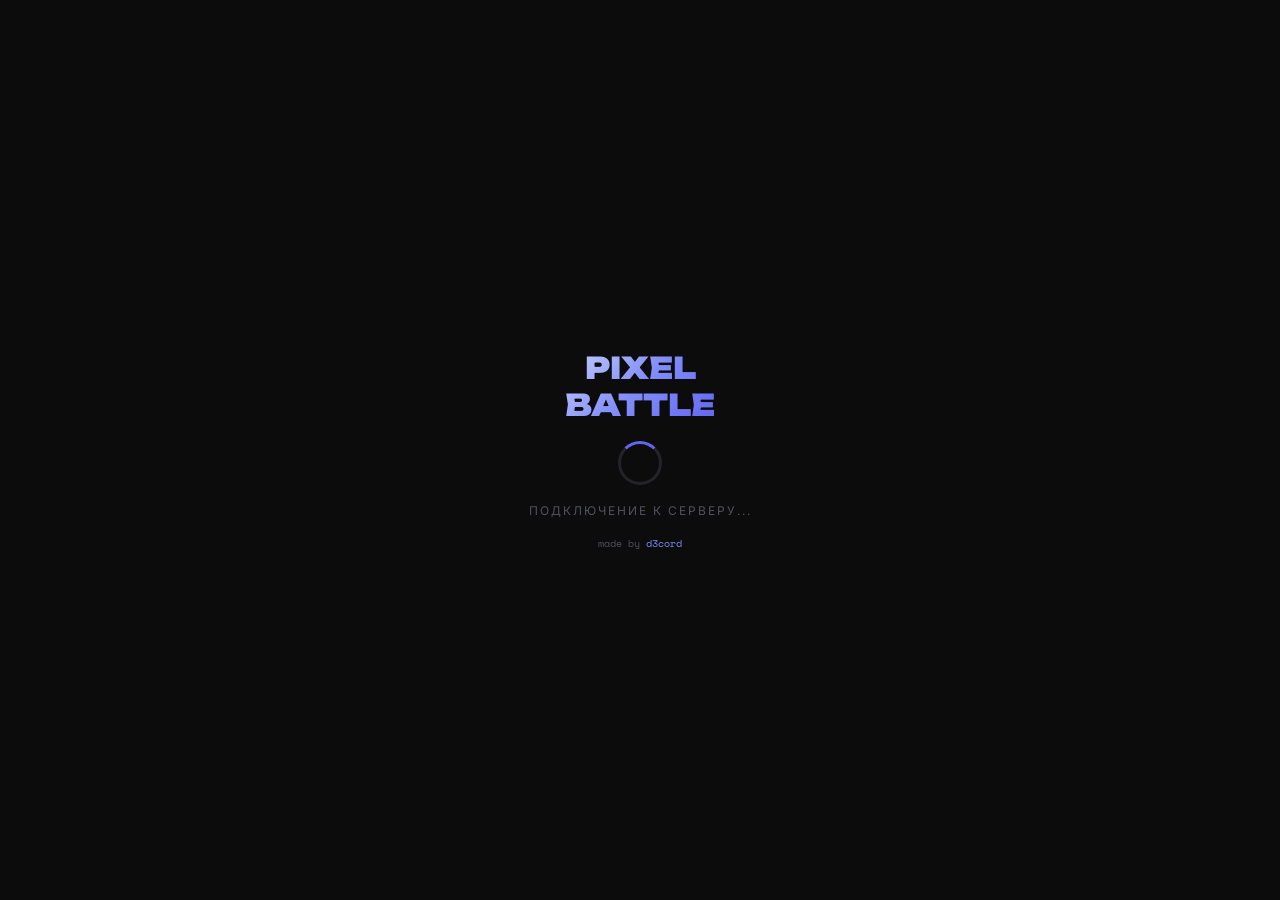
<file: game.html>
﻿<!DOCTYPE html>
<html lang="ru">
<head>
<meta charset="UTF-8">
<meta name="viewport" content="width=device-width, initial-scale=1.0, maximum-scale=1.0, user-scalable=no">
<title>Pixel Battle · d3cord</title>
<link rel="preconnect" href="https://fonts.googleapis.com">
<link href="https://fonts.googleapis.com/css2?family=Space+Mono:wght@400;700&family=Unbounded:wght@300;400;700;900&family=Inter:wght@300;400;500;600&display=swap" rel="stylesheet">
<link rel="stylesheet" href="style.css">
</head>
<body>

<div id="connecting-screen">
  <div class="connecting-logo">PIXEL<br>BATTLE</div>
  <div class="spinner"></div>
  <div class="connecting-sub">Подключение к серверу...</div>
  <div style="font-size:10px;color:var(--text3);font-family:'Space Mono',monospace;">made by <span style="color:#818cf8">d3cord</span></div>
</div>

<div id="game-root">
  <div id="canvas-wrap">
    <div id="canvas-shadow"></div>
    <canvas id="main-canvas"></canvas>
    <div id="cursors-layer"></div>
  </div>
</div>

<canvas id="overlay-canvas"></canvas>

<div id="backdrop"></div>

<div id="ui">

  <div id="top-bar">
    <div id="logo">PIXEL BATTLE</div>
    <div class="top-divider"></div>
    <div id="online-badge"><div id="online-dot"></div><span id="online-count">0</span>&nbsp;<span style="color:var(--text3)">онлайн</span></div>
    <div class="top-divider"></div>
    <div id="coords-badge">— , —</div>
    <div class="top-divider"></div>
    <div id="conn-status">⬤ Отключён</div>
    <div class="top-divider"></div>
    <div id="made-by">made by <span>d3cord</span></div>
  </div>

  <div id="profile-hud">
    <div id="phud-avatar" onclick="showPanel('profile-panel')">
      <canvas id="phud-avatar-canvas" width="34" height="34"></canvas>
    </div>
    <div id="phud-info">
      <div id="phud-name">—</div>
      <div id="phud-role" class="phud-role-user">Пользователь</div>
      <div id="phud-coins">🪙 0</div>
    </div>
    <div id="phud-actions">
      <div class="phud-btn" onclick="showPanel('clan-panel')" title="Кланы">🏴</div>
      <div class="phud-btn" onclick="showPanel('shop-panel')" title="Магазин">🛒</div>
    </div>
  </div>

  <div id="sidebar">
    <div class="sidebar-btn active" id="btn-tool-pencil" onclick="setTool('pencil')">✏️<span class="tip">Карандаш [E]</span></div>
    <div class="sidebar-btn" id="btn-tool-eyedrop" onclick="setTool('eyedrop')">🔍<span class="tip">Пипетка</span></div>
    <div class="sidebar-btn" id="btn-tool-stencil" onclick="toggleStencilPanel()">📐<span class="tip">Трафарет</span></div>
    <div class="sidebar-divider"></div>
    
    <div class="sidebar-btn admin-tool-btn" style="display:none" id="btn-tool-rect" onclick="setTool('admin_rect')">▭<span class="tip">Прямоугольник (Админ)</span></div>
    <div class="sidebar-btn admin-tool-btn" style="display:none" id="btn-tool-circle" onclick="setTool('admin_circle')">◯<span class="tip">Круг (Админ)</span></div>
    <div class="sidebar-btn admin-tool-btn" style="display:none" id="btn-tool-line" onclick="setTool('admin_line')">╱<span class="tip">Линия (Админ)</span></div>
    <div class="sidebar-btn admin-tool-btn" style="display:none" id="btn-tool-move" onclick="setTool('admin_move')">⇱<span class="tip">Перемещение (Админ)</span></div>
    <div class="sidebar-divider admin-tool-btn" style="display:none"></div>
    
    <div class="sidebar-btn" id="btn-grid" onclick="toggleGrid()">▦<span class="tip">Сетка [G]</span></div>
    <div class="sidebar-btn" onclick="resetCamera()">⌖<span class="tip">Сбросить камеру</span></div>
    <div class="sidebar-divider"></div>
    <div class="sidebar-btn" onclick="showLeaderboard()">🏆<span class="tip">Лидерборд</span></div>
    <div class="sidebar-btn" onclick="showPanel('settings-panel')">⚙️<span class="tip">Настройки</span></div>
    <div class="sidebar-divider"></div>
    <div class="sidebar-btn" id="btn-admin" style="display:none" onclick="showPanel('admin-panel');loadAdminUsers()">🛡️<span class="tip">Админ</span></div>
  </div>

  <div id="palette-panel" class="panel" style="display:none;">
    <div id="color-name-bar">Белый</div>
    <div id="color-grid"></div>
    <div id="place-btn-wrap">
      <div id="place-btn-bg"></div>
      <div id="place-btn-fill" style="transform:scaleX(1)"></div>
      <button id="place-btn" onclick="placePixel()">ПОСТАВИТЬ</button>
      <div class="place-border"></div>
    </div>
  </div>

  <div id="stencil-panel" class="panel" style="display:none;">
    <div style="font-family:'Unbounded',sans-serif; font-size:14px; font-weight:700; margin-bottom:14px; display:flex; align-items:center; gap:8px;">📐 Трафарет</div>
    <button class="btn btn-secondary btn-sm" onclick="document.getElementById('stencil-file-input').click()" style="margin-bottom:14px; font-weight:600;">📁 ЗАГРУЗИТЬ КАРТИНКУ</button>
    <div class="setting-row" style="padding:8px 0;">
       <div><div class="setting-label">Режим редактирования</div><div class="setting-desc">Блокирует рисование</div></div>
       <div class="toggle on" id="stencil-edit-toggle" onclick="toggleStencilEdit()"></div>
    </div>
    <div class="form-group" style="margin-top:14px">
       <label class="form-label" style="display:flex;justify-content:space-between"><span>ПРОЗРАЧНОСТЬ</span> <span id="stencil-opacity-val">60%</span></label>
       <input type="range" id="stencil-panel-opacity" min="10" max="100" value="60" oninput="updateStencilOpacity(this.value)" style="width:100%; margin-top:6px;">
    </div>
    <div class="setting-row" id="stencil-scale-row" style="padding:8px 0;">
       <div><div class="setting-label">Размер (пикс.)</div><div class="setting-desc">Масштаб = пиксели на холсте</div></div>
       <div style="display:flex;gap:4px;">
         <button class="btn btn-secondary btn-sm" onclick="scaleStencil(0.5)">÷2</button>
         <button class="btn btn-secondary btn-sm" onclick="scaleStencil(2)">×2</button>
       </div>
    </div>
    <div class="setting-row" id="stencil-clan-share-row" style="padding:12px 0 0 0; border-top:1px solid var(--border); margin-top:12px;">
       <div><div class="setting-label" style="line-height:1.3;">Поделиться с<br>кланом</div></div>
       <button class="btn btn-primary btn-sm" onclick="shareStencilToClan()" style="width:auto; background:var(--accent2);">ОТПРАВИТЬ</button>
    </div>
    <button class="btn btn-danger btn-sm" onclick="cancelStencil()" style="margin-top:16px; border:1px solid rgba(239,68,68,0.3); background:rgba(239,68,68,0.1); font-weight:600;">✕ СКРЫТЬ ТРАФАРЕТ</button>
  </div>

  <div id="bottom-bar">
    <div class="bar-btn" onclick="togglePalette()" title="Палитра [P]">🎨</div>
    <div class="bar-divider"></div>
    <div id="quick-pal"></div>
    <div class="bar-divider"></div>
    <div class="bar-btn" onclick="zoomIn()" title="Приблизить [+]">＋</div>
    <div class="bar-btn" onclick="zoomOut()" title="Отдалить [-]">－</div>
  </div>

  <div id="chat-btn" onclick="toggleChat()">💬<div id="chat-unread"></div></div>

  <div id="chat-panel">
    <div id="chat-header">
      <div id="chat-header-title">💬 Чат</div>
      <div id="chat-close" onclick="toggleChat()">✕</div>
    </div>
    <div id="chat-messages"></div>
    <div id="chat-input-row">
      <input id="chat-input" placeholder="Введите сообщение..." maxlength="150" onkeydown="if(event.key==='Enter')sendChat()">
      <button id="chat-send" onclick="sendChat()">↑</button>
    </div>
  </div>

  <div id="admin-floating-bar">
    <div id="admin-floating-bar-title">Действие</div>
    <label id="admin-shape-fill-container" style="color:#fff;font-size:11px;margin-right:10px;display:flex;align-items:center;cursor:pointer;">
      <input type="checkbox" id="admin-shape-fill" checked style="margin-right:4px;"> Заливка
    </label>
    <button class="btn btn-secondary btn-sm" onclick="cancelAdminTool()">Отмена</button>
    <button class="btn btn-primary btn-sm" onclick="applyAdminTool()" id="admin-floating-apply">Применить</button>
  </div>

  <div id="use-item-overlay">
    <span id="use-item-label">Выберите точку на холсте</span>
    <button class="btn btn-secondary btn-sm" onclick="cancelUseItem()">Отмена</button>
  </div>

  <div id="inspector"><span id="inspector-color"></span><span id="inspector-text"></span></div>
  <div id="toast-wrap"></div>
</div>

<div id="auth-panel" class="overlay-panel panel show">
  <div class="auth-logo">
    <div class="auth-logo-text">PIXEL<br>BATTLE</div>
    <div class="auth-logo-sub">Захвати каждый пиксель</div>
    <div class="auth-by">made by <span>d3cord</span></div>
  </div>
  <div class="auth-tabs">
    <div class="auth-tab active" onclick="switchAuthTab('login')">Войти</div>
    <div class="auth-tab" onclick="switchAuthTab('register')">Регистрация</div>
  </div>
  <div class="panel-body">
    <div id="auth-login-form">
      <div class="form-group"><label class="form-label">Никнейм</label><input class="form-input" id="auth-username" type="text" placeholder="введите ник" autocomplete="username"></div>
      <div class="form-group"><label class="form-label">Пароль</label><input class="form-input" id="auth-password" type="password" placeholder="••••••••" autocomplete="current-password"></div>
      <button class="btn btn-primary" onclick="doAuth(false)">Войти</button>
    </div>
    <div id="auth-register-form" style="display:none">
      <div class="form-group"><label class="form-label">Никнейм</label><input class="form-input" id="reg-username" type="text" placeholder="придумайте ник" autocomplete="username"></div>
      <div class="form-group"><label class="form-label">Email</label><input class="form-input" id="reg-email" type="email" placeholder="your@email.com" autocomplete="email"></div>
      <div class="form-group"><label class="form-label">Пароль</label><input class="form-input" id="reg-password" type="password" placeholder="минимум 4 символа" autocomplete="new-password"></div>
      <button class="btn btn-primary" onclick="doAuth(true)">Создать аккаунт</button>
    </div>
  </div>
</div>

<div id="profile-panel" class="overlay-panel panel">
  <div class="panel-header"><div class="panel-title">👤 Профиль</div><div class="panel-close" onclick="hidePanel('profile-panel')">✕</div></div>
  <div class="panel-body">
    <div class="profile-header">
      <div id="profile-avatar-ring">
        <canvas id="avatar-canvas" width="78" height="78"></canvas>
        <div class="avatar-overlay">😊</div>
      </div>
      <div class="profile-info">
        <div class="profile-name" id="prof-name">—</div>
        <div class="profile-role role-user" id="prof-role">Пользователь</div>
        <div style="margin-top:6px;font-size:10px;color:var(--text3)">Выберите эмодзи-аватар ниже</div>
      </div>
    </div>
    <div class="rank-badge"><div class="rank-icon" id="prof-rank-icon">🌱</div><div><div class="rank-title">Звание</div><div class="rank-name" id="prof-rank">Новичок</div></div></div>
    <div class="stat-grid-3">
      <div class="stat-card"><div class="stat-val" id="prof-pixels">0</div><div class="stat-lbl">Пикселей</div></div>
      <div class="stat-card"><div class="stat-val" id="prof-session">0</div><div class="stat-lbl">Сессия</div></div>
      <div class="stat-card"><div class="stat-val coins-val" id="prof-coins">0</div><div class="stat-lbl">🪙 Монет</div></div>
    </div>
    <div class="sub-tabs">
      <div class="sub-tab active" onclick="switchProfileTab('avatar')">Аватар</div>
      <div class="sub-tab" onclick="switchProfileTab('account')">Аккаунт</div>
    </div>
    <div id="prof-tab-avatar">
      <div style="font-size:11px;font-weight:600;color:var(--text2);margin-bottom:8px;letter-spacing:.5px;text-transform:uppercase;">Выбрать аватар</div>
      <div class="avatar-options" id="emoji-avatars"></div>
    </div>
    <div id="prof-tab-account" style="display:none">
      <div style="font-size:11px;font-weight:600;color:var(--text2);margin-bottom:9px;letter-spacing:.5px;text-transform:uppercase;">Сменить пароль</div>
      <div class="form-group"><input class="form-input" id="new-pass" type="password" placeholder="Новый пароль"></div>
      <div class="form-group"><input class="form-input" id="new-pass-confirm" type="password" placeholder="Подтвердите пароль"></div>
      <button class="btn btn-secondary" style="margin-bottom:10px" onclick="changePassword()">Сменить пароль</button>
      <div class="section-sep"></div>
      <button class="btn btn-danger" onclick="doLogout()">Выйти из аккаунта</button>
    </div>
  </div>
</div>

<div id="leaderboard-panel" class="panel">
  <div class="panel-header"><div class="panel-title">🏆 Лидерборд</div><div class="panel-close" onclick="hideLeaderboard()">✕</div></div>
  <div class="panel-body">
    <div class="sub-tabs">
      <div class="sub-tab active" onclick="switchLbTab('players')">Игроки</div>
      <div class="sub-tab" onclick="switchLbTab('clans')">Кланы</div>
    </div>
    <div id="lb-players-list"><div style="color:var(--text3);text-align:center;padding:20px;">Загрузка...</div></div>
    <div id="lb-clans-list" style="display:none"><div style="color:var(--text3);text-align:center;padding:20px;">Загрузка...</div></div>
  </div>
</div>

<div id="settings-panel" class="overlay-panel panel">
  <div class="panel-header"><div class="panel-title">⚙️ Настройки</div><div class="panel-close" onclick="hidePanel('settings-panel')">✕</div></div>
  <div class="panel-body">
    <div class="setting-row"><div><div class="setting-label">Сетка</div><div class="setting-desc">Пиксельная сетка (1 ячейка = 1 пиксель)</div></div><div class="toggle" id="toggle-grid" onclick="toggleGrid()"></div></div>
    <div class="setting-row"><div><div class="setting-label">Плавная камера</div><div class="setting-desc">Инерция при перемещении (ease-out)</div></div><div class="toggle on" id="toggle-smooth" onclick="toggleSmoothCamera()"></div></div>
    <div class="setting-row"><div><div class="setting-label">Курсоры игроков</div><div class="setting-desc">Показывать флажки других игроков</div></div><div class="toggle on" id="toggle-cursors" onclick="toggleCursors()"></div></div>
    <div class="setting-row"><div><div class="setting-label">Инспектор пикселей</div><div class="setting-desc">Всплывающая инфо при наведении</div></div><div class="toggle on" id="toggle-inspector" onclick="toggleInspector()"></div></div>
    <div class="setting-row"><div><div class="setting-label">Звуки</div><div class="setting-desc">Звук при установке пикселя</div></div><div class="toggle" id="toggle-sound" onclick="toggleSound()"></div></div>
    <div class="section-sep"></div>
    <button class="btn btn-secondary" onclick="reconnectWS()">🔄 Переподключиться</button>
  </div>
</div>

<div id="clan-panel" class="overlay-panel panel">
  <div class="panel-header"><div class="panel-title">🏴 Кланы</div><div class="panel-close" onclick="hidePanel('clan-panel')">✕</div></div>
  <div class="panel-body">
    <div id="clan-view-no-clan">
      <div class="sub-tabs">
        <div class="sub-tab active" onclick="switchClanSubTab('browse')">Обзор</div>
        <div class="sub-tab" onclick="switchClanSubTab('create')">Создать</div>
        <div class="sub-tab" onclick="switchClanSubTab('join')">Вступить</div>
      </div>
      <div id="clan-sub-browse">
        <div style="font-size:11px;font-weight:600;color:var(--text2);margin-bottom:10px;letter-spacing:.5px;text-transform:uppercase;">Топ кланов</div>
        <div id="clan-browse-list" style="max-height:320px;overflow-y:auto"></div>
      </div>
      <div id="clan-sub-create" style="display:none">
        <div style="font-size:11px;font-weight:600;color:var(--text2);margin-bottom:10px;letter-spacing:.5px;text-transform:uppercase;">Создать клан (50 🪙)</div>
        <div class="form-group"><label class="form-label">Название клана</label><input class="form-input" id="clan-create-name" placeholder="2–24 символа"></div>
        <div class="form-group"><label class="form-label">Тег (до 4 букв)</label><input class="form-input" id="clan-create-tag" placeholder="PXL" maxlength="4"></div>
        <div class="form-group"><label class="form-label">Описание</label><input class="form-input" id="clan-create-desc" placeholder="Описание клана..."></div>
        <button class="btn btn-primary" onclick="createClan()">🏴 Создать клан (50 🪙)</button>
      </div>
      <div id="clan-sub-join" style="display:none">
        <div style="font-size:11px;font-weight:600;color:var(--text2);margin-bottom:10px;letter-spacing:.5px;text-transform:uppercase;">Вступить по названию</div>
        <div style="display:flex;gap:8px">
          <input class="form-input" id="clan-join-name" placeholder="Название клана" style="flex:1">
          <button class="btn btn-secondary btn-sm" onclick="joinClan()" style="flex-shrink:0">Вступить</button>
        </div>
      </div>
    </div>

    <div id="clan-view-in-clan" style="display:none">
      <div class="clan-card">
        <div class="clan-name"><span id="clan-disp-name">—</span><span class="clan-tag" id="clan-disp-tag">—</span></div>
        <div class="clan-meta" id="clan-disp-desc"></div>
        <div class="clan-meta">👑 Лидер: <strong id="clan-disp-leader">—</strong> · 👥 <span id="clan-disp-members">0</span> участников</div>
      </div>

      <div class="clan-motd">
        <div class="clan-motd-label">💬 Сообщение дня</div>
        <div id="clan-motd-text">Добро пожаловать в клан!</div>
        <div id="clan-motd-edit" style="display:none;margin-top:8px;">
          <input class="form-input" id="clan-motd-input" placeholder="Сообщение дня..." style="font-size:11px;padding:6px 10px;margin-bottom:6px;">
          <button class="btn btn-secondary btn-sm" onclick="saveClanMotd()">Сохранить</button>
        </div>
      </div>

      <div class="sub-tabs">
        <div class="sub-tab active" onclick="switchClanInnerTab('members')">Участники</div>
        <div class="sub-tab" onclick="switchClanInnerTab('chat')">Чат</div>
        <div class="sub-tab" onclick="switchClanInnerTab('requests')">Заявки</div>
        <div class="sub-tab" id="clan-settings-tab" onclick="switchClanInnerTab('settings')" style="display:none">Настройки</div>
      </div>

      <div id="clan-inner-members">
        <div class="member-list" id="clan-member-list"></div>
      </div>

      <div id="clan-inner-chat" style="display:none">
        <div id="clan-chat-messages" style="height:200px;overflow-y:auto;margin-bottom:8px;"></div>
        <div style="display:flex;gap:6px;">
          <input class="form-input" id="clan-chat-input" placeholder="Сообщение клану..." style="flex:1;font-size:12px;" onkeydown="if(event.key==='Enter')sendClanChat()">
          <button class="btn btn-primary btn-sm" onclick="sendClanChat()">↑</button>
        </div>
      </div>

      <div id="clan-inner-requests" style="display:none">
        <div id="clan-requests-list" style="color:var(--text3);font-size:12px;text-align:center;padding:20px;">Заявок нет</div>
      </div>

      <div id="clan-inner-settings" style="display:none">
        <div class="setting-row" style="padding-top:0">
          <div><div class="setting-label">Общий курсор</div><div class="setting-desc">Соклановцы видят курсоры друг друга</div></div>
          <div class="toggle" id="clan-cursor-toggle" onclick="toggleClanCursor()"></div>
        </div>
        <div class="section-sep"></div>
        <div style="font-size:11px;font-weight:600;color:var(--text2);margin-bottom:8px;letter-spacing:.5px;text-transform:uppercase;">Сообщение дня</div>
        <div id="clan-motd-edit-settings">
          <input class="form-input" id="clan-motd-input-s" placeholder="Сообщение дня..." style="font-size:11px;padding:8px 10px;margin-bottom:8px;">
          <button class="btn btn-secondary" onclick="saveClanMotdFromSettings()">Сохранить</button>
        </div>
      </div>

      <div class="section-sep"></div>
      <button class="btn btn-danger" onclick="leaveClan()">🚪 Покинуть клан</button>
    </div>
  </div>
</div>

<div id="shop-panel" class="overlay-panel panel">
  <div class="panel-header"><div class="panel-title">🛒 Магазин</div><div class="panel-close" onclick="hidePanel('shop-panel')">✕</div></div>
  <div class="panel-body" id="shop-body">
    <div style="color:var(--text3);text-align:center;padding:20px;">Войдите в аккаунт</div>
  </div>
</div>

<div id="admin-panel" class="overlay-panel panel">
  <div class="panel-header"><div class="panel-title">🛡️ Панель администратора</div><div class="panel-close" onclick="hidePanel('admin-panel')">✕</div></div>
  <div class="panel-body">
    <div class="admin-tabs">
      <div class="admin-tab active" onclick="switchAdminTab('users')">Игроки</div>
      <div class="admin-tab" onclick="switchAdminTab('canvas')">Холст</div>
      <div class="admin-tab" onclick="switchAdminTab('broadcast')">Сообщение</div>
      <div class="admin-tab" onclick="switchAdminTab('stats')">Статистика</div>
    </div>

    <div id="admin-tab-users">
      <input class="search-box" id="admin-search" placeholder="🔍 Поиск..." oninput="filterAdminUsers()">
      <div id="admin-users-list"><div style="color:var(--text3);text-align:center;padding:20px;">Загрузка...</div></div>
      <div class="pagination">
        <button class="page-btn" onclick="adminPageNav(-1)">‹ Пред</button>
        <span class="page-info" id="admin-page-info">1 / 1</span>
        <button class="page-btn" onclick="adminPageNav(1)">След ›</button>
      </div>
    </div>

    <div id="admin-tab-canvas" style="display:none">
      <div style="font-size:11px;font-weight:600;color:var(--text2);margin-bottom:10px;text-transform:uppercase;letter-spacing:.5px;">Размер холста</div>
      <div class="resize-form">
        <div><label class="form-label">Ширина</label><input class="form-input" id="admin-canvas-w" type="number" value="256" min="16" max="2048"></div>
        <div><label class="form-label">Высота</label><input class="form-input" id="admin-canvas-h" type="number" value="256" min="16" max="2048"></div>
      </div>
      <div style="margin-bottom:12px;font-size:11px;color:var(--red);">⚠️ Изменение сохранит пиксели в пределах нового размера.</div>
      <button class="btn btn-primary" onclick="adminResizeCanvas()" style="margin-bottom:10px">Применить размер</button>
      <div class="section-sep"></div>

      <div style="font-size:11px;font-weight:600;color:var(--text2);margin-bottom:10px;text-transform:uppercase;letter-spacing:.5px;">⏱️ Задержка пикселей (Кулдаун)</div>
      <div style="display:flex;align-items:center;gap:10px;margin-bottom:12px;">
        <input type="range" class="admin-range" id="admin-cooldown-slider" min="0" max="30000" step="500" value="3000" oninput="updateCooldownLabel(this.value)">
        <span id="admin-cooldown-label" style="font-family:'Space Mono',monospace;font-size:12px;color:var(--accent2);min-width:50px;">3.0с</span>
      </div>
      <button class="btn btn-secondary btn-sm" onclick="adminSetCooldown()" style="margin-bottom:10px;">Применить</button>
      <div class="section-sep"></div>

      <div style="font-size:11px;font-weight:600;color:var(--text2);margin-bottom:10px;text-transform:uppercase;letter-spacing:.5px;">Авто-билдер (картинка → превью → холст)</div>
      <div id="image-drop-zone" onclick="document.getElementById('admin-image-file').click()" style="border:2px dashed var(--border2);border-radius:12px;padding:20px;text-align:center;cursor:pointer;transition:.2s;margin-bottom:8px;">
        <div style="font-size:28px">🖼️</div>
        <p style="font-size:12px;color:var(--text2);margin-top:4px">Нажмите или перетащите изображение</p>
        <p style="font-size:10px;color:var(--text3);margin-top:2px">Сначала откроется превью для позиционирования</p>
      </div>
      <input type="file" id="admin-image-file" accept="image/*" style="display:none" onchange="handleAdminImage(event)">
      <img id="image-preview" alt="Preview" style="display:none;max-width:100%;border-radius:8px;margin-bottom:8px;">
      <button class="btn btn-primary" id="btn-place-image" onclick="startAdminImagePreview()" disabled style="margin-bottom:10px;">🔍 Открыть превью</button>
      
      <div class="section-sep"></div>
      <div style="font-size:11px;font-weight:600;color:var(--text2);margin-bottom:10px;text-transform:uppercase;letter-spacing:.5px;">🌍 Глобальный трафарет (для всех)</div>
      <div id="global-stencil-drop" style="border:2px dashed var(--border2);border-radius:12px;padding:18px;text-align:center;cursor:pointer;transition:.2s;margin-bottom:8px;" onclick="document.getElementById('admin-stencil-file').click()">
        <div style="font-size:22px">📐</div>
        <p style="font-size:12px;color:var(--text2);margin-top:4px">Нажмите для выбора трафарета</p>
      </div>
      <input type="file" id="admin-stencil-file" accept="image/*" style="display:none" onchange="handleAdminGlobalStencil(event)">
      <button class="btn btn-secondary" id="btn-clear-global-stencil" onclick="clearGlobalStencil()">Снять глобальный трафарет</button>

      <div class="section-sep"></div>
      <div style="font-size:11px;font-weight:600;color:var(--text2);margin-bottom:10px;text-transform:uppercase;letter-spacing:.5px;">Курсоры игроков (глобально)</div>
      <div class="setting-row" style="padding-top:0">
        <div><div class="setting-label">Отображать курсоры</div><div class="setting-desc">Все клиенты увидят флажки других игроков</div></div>
        <div class="toggle" id="admin-toggle-cursors" onclick="adminToggleCursors()"></div>
      </div>
      <div class="section-sep"></div>
      <div style="font-size:11px;font-weight:600;color:var(--text2);margin-bottom:10px;text-transform:uppercase;letter-spacing:.5px;">Очистить холст</div>
      <button class="btn btn-danger" onclick="adminClearCanvas()">🗑️ Очистить весь холст</button>
    </div>

    <div id="admin-tab-broadcast" style="display:none">
      <div style="font-size:11px;font-weight:600;color:var(--text2);margin-bottom:10px;text-transform:uppercase;letter-spacing:.5px;">Сообщение всем</div>
      <textarea class="broadcast-input" id="broadcast-msg" rows="3" placeholder="Введите сообщение..."></textarea>
      <button class="btn btn-primary" onclick="adminBroadcast()" style="margin-bottom:14px">📢 Отправить всем</button>
      <div class="section-sep"></div>
      <div style="font-size:11px;font-weight:600;color:var(--text2);margin-bottom:10px;text-transform:uppercase;letter-spacing:.5px;">Личное сообщение</div>
      <div class="form-group"><input class="form-input" id="dm-target" placeholder="Имя пользователя"></div>
      <div class="form-group"><input class="form-input" id="dm-msg" placeholder="Сообщение"></div>
      <button class="btn btn-secondary" onclick="adminSendDM()">Отправить</button>
    </div>

    <div id="admin-tab-stats" style="display:none">
      <div class="admin-stats-grid">
        <div class="admin-stat"><div class="admin-stat-val" id="stat-total-users">—</div><div class="admin-stat-lbl">Игроков</div></div>
        <div class="admin-stat"><div class="admin-stat-val" id="stat-online">—</div><div class="admin-stat-lbl">Онлайн</div></div>
        <div class="admin-stat"><div class="admin-stat-val" id="stat-banned">—</div><div class="admin-stat-lbl">Забанено</div></div>
      </div>
      <div class="admin-stat" style="margin-bottom:9px;"><div class="admin-stat-val" id="stat-canvas-size">256×256</div><div class="admin-stat-lbl">Размер холста</div></div>
      <div class="admin-stat"><div class="admin-stat-val" id="stat-total-pixels">—</div><div class="admin-stat-lbl">Пикселей поставлено</div></div>
      <div class="section-sep"></div>
      <button class="btn btn-secondary" onclick="loadAdminStats()">🔄 Обновить</button>
    </div>
  </div>
</div>

<canvas id="admin-image-canvas" style="display:none"></canvas>
<canvas id="stencil-tmp-canvas" style="display:none"></canvas>
<input type="file" id="stencil-file-input" accept="image/*" style="display:none">

<script src="js/config.js" defer></script>
<script src="js/state.js" defer></script>
<script src="js/canvas.js" defer></script>
<script src="js/network.js" defer></script>
<script src="js/ui.js" defer></script>
<script src="js/input.js" defer></script>
<script src="js/main.js" defer></script>
</body>
</html>
</file>
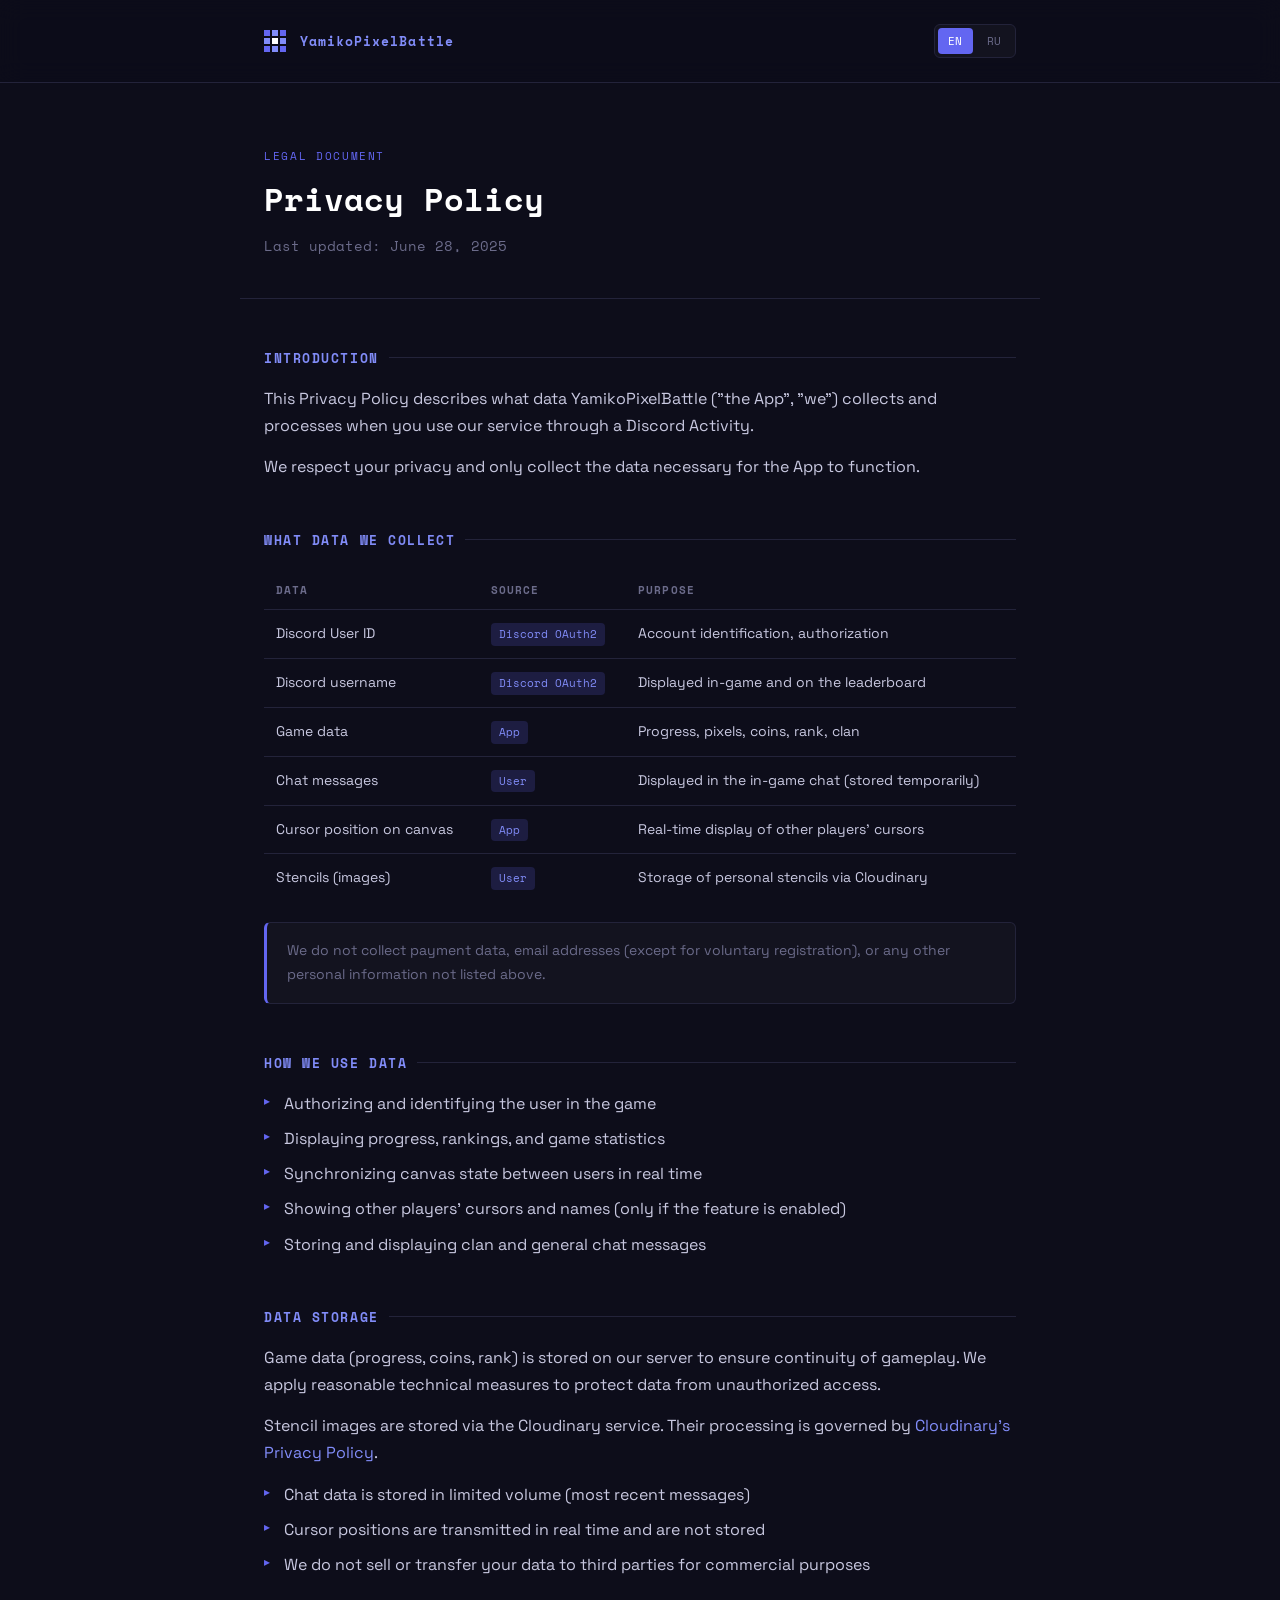
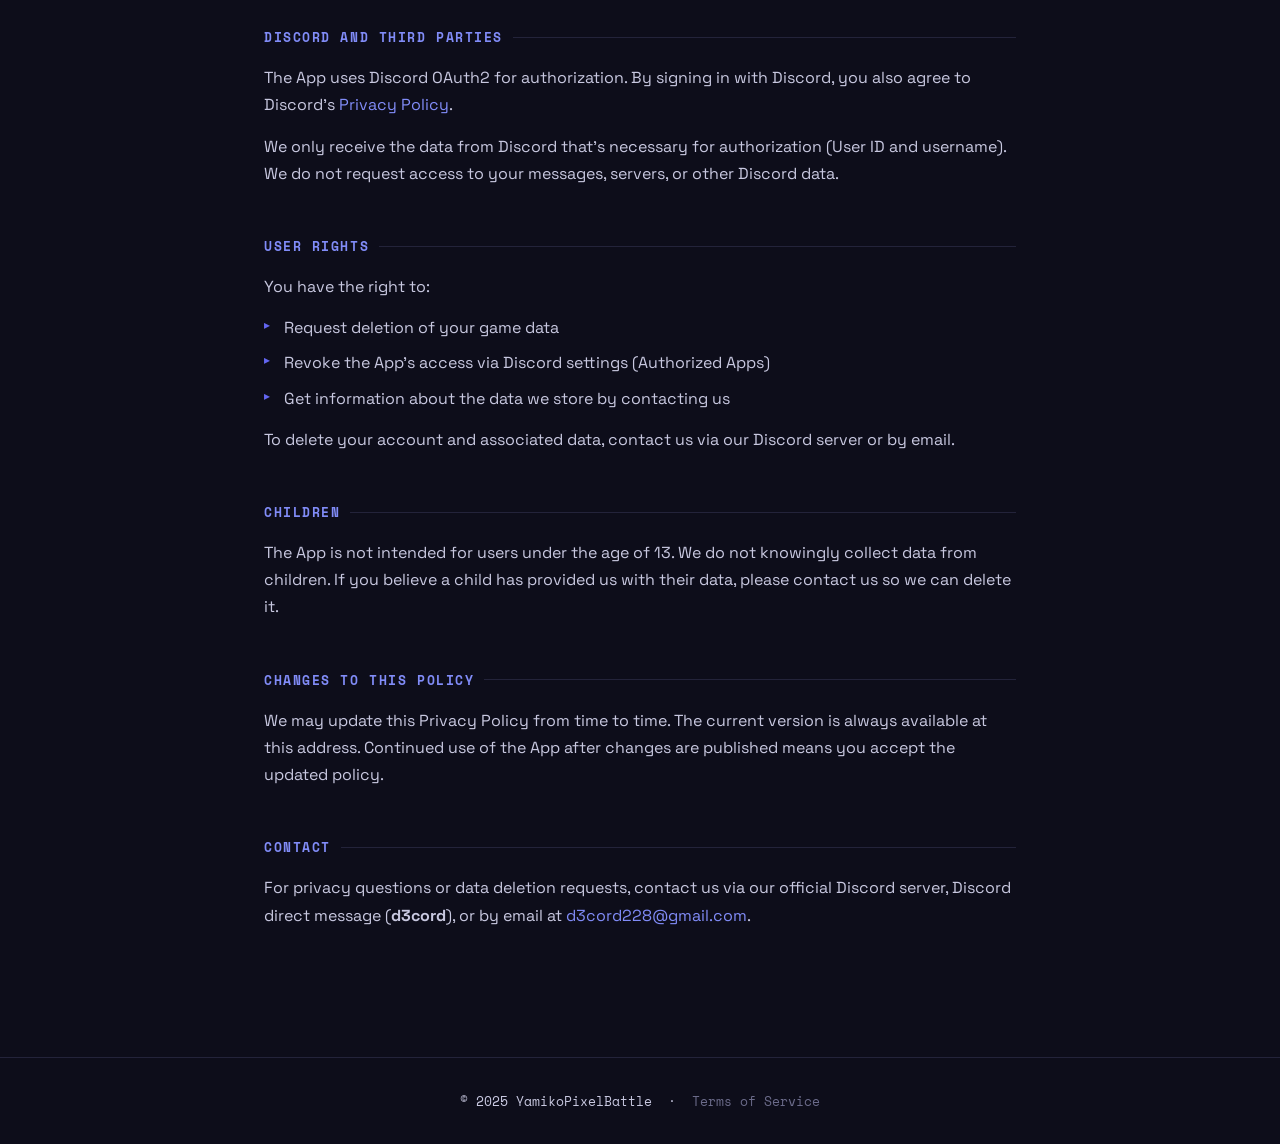
<file: privacy.html>
<!DOCTYPE html>
<html lang="en">
<head>
  <meta charset="UTF-8" />
  <meta name="viewport" content="width=device-width, initial-scale=1.0" />
  <title>Privacy Policy — YamikoPixelBattle</title>
  <style>
    @import url('https://fonts.googleapis.com/css2?family=Space+Grotesk:wght@400;500;600&family=Space+Mono:wght@400;700&display=swap');

    *, *::before, *::after { box-sizing: border-box; margin: 0; padding: 0; }

    :root {
      --bg:       #0d0d1a;
      --surface:  #13131f;
      --border:   #23233a;
      --accent:   #6366f1;
      --accent2:  #818cf8;
      --text:     #e2e2f0;
      --muted:    #6b6b8a;
      --pixel:    'Space Mono', monospace;
      --body:     'Space Grotesk', sans-serif;
    }

    html { scroll-behavior: smooth; }

    body {
      background: var(--bg);
      color: var(--text);
      font-family: var(--body);
      font-size: 16px;
      line-height: 1.7;
      min-height: 100vh;
    }

    header {
      border-bottom: 1px solid var(--border);
      padding: 24px 0;
      position: sticky;
      top: 0;
      background: rgba(13,13,26,.92);
      backdrop-filter: blur(12px);
      z-index: 10;
    }

    .header-inner {
      max-width: 800px;
      margin: 0 auto;
      padding: 0 24px;
      display: flex;
      align-items: center;
      gap: 14px;
    }

    .logo-pixel {
      display: grid;
      grid-template-columns: repeat(3, 6px);
      gap: 2px;
    }
    .logo-pixel span {
      display: block;
      width: 6px;
      height: 6px;
    }
    .logo-pixel span:nth-child(1)  { background: #6366f1; }
    .logo-pixel span:nth-child(2)  { background: #818cf8; }
    .logo-pixel span:nth-child(3)  { background: #6366f1; }
    .logo-pixel span:nth-child(4)  { background: #818cf8; }
    .logo-pixel span:nth-child(5)  { background: #ffffff; }
    .logo-pixel span:nth-child(6)  { background: #818cf8; }
    .logo-pixel span:nth-child(7)  { background: #6366f1; }
    .logo-pixel span:nth-child(8)  { background: #818cf8; }
    .logo-pixel span:nth-child(9)  { background: #6366f1; }

    .header-title {
      font-family: var(--pixel);
      font-size: 13px;
      font-weight: 700;
      letter-spacing: 0.08em;
      color: var(--accent2);
    }

    .lang-switch {
      margin-left: auto;
      display: flex;
      gap: 4px;
      background: var(--surface);
      border: 1px solid var(--border);
      border-radius: 6px;
      padding: 3px;
    }

    .lang-switch button {
      font-family: var(--pixel);
      font-size: 11px;
      letter-spacing: 0.05em;
      background: transparent;
      border: none;
      color: var(--muted);
      padding: 5px 10px;
      border-radius: 4px;
      cursor: pointer;
      transition: background .15s, color .15s;
    }

    .lang-switch button:hover { color: var(--text); }

    .lang-switch button.active {
      background: var(--accent);
      color: #fff;
    }

    .hero {
      max-width: 800px;
      margin: 0 auto;
      padding: 64px 24px 40px;
      border-bottom: 1px solid var(--border);
    }

    .doc-type {
      font-family: var(--pixel);
      font-size: 11px;
      letter-spacing: 0.15em;
      color: var(--accent);
      text-transform: uppercase;
      margin-bottom: 14px;
    }

    h1 {
      font-family: var(--pixel);
      font-size: clamp(22px, 4vw, 32px);
      font-weight: 700;
      line-height: 1.2;
      color: #fff;
      margin-bottom: 16px;
    }

    .meta {
      font-size: 14px;
      color: var(--muted);
      font-family: var(--pixel);
    }

    .content {
      max-width: 800px;
      margin: 0 auto;
      padding: 48px 24px 80px;
    }

    section { margin-bottom: 48px; }

    h2 {
      font-family: var(--pixel);
      font-size: 13px;
      letter-spacing: 0.12em;
      text-transform: uppercase;
      color: var(--accent2);
      margin-bottom: 16px;
      display: flex;
      align-items: center;
      gap: 10px;
    }

    h2::after {
      content: '';
      display: block;
      flex: 1;
      height: 1px;
      background: var(--border);
    }

    p { margin-bottom: 14px; color: #c8c8e0; }
    p:last-child { margin-bottom: 0; }

    ul {
      list-style: none;
      padding: 0;
      margin-bottom: 14px;
    }

    ul li {
      position: relative;
      padding-left: 20px;
      margin-bottom: 8px;
      color: #c8c8e0;
    }

    ul li::before {
      content: '▸';
      position: absolute;
      left: 0;
      color: var(--accent);
      font-size: 12px;
      line-height: 1.85;
    }

    /* Data table */
    .data-table {
      width: 100%;
      border-collapse: collapse;
      margin: 20px 0;
      font-size: 14px;
    }

    .data-table th {
      text-align: left;
      font-family: var(--pixel);
      font-size: 11px;
      letter-spacing: 0.1em;
      text-transform: uppercase;
      color: var(--muted);
      border-bottom: 1px solid var(--border);
      padding: 10px 12px;
    }

    .data-table td {
      padding: 12px 12px;
      border-bottom: 1px solid var(--border);
      color: #c8c8e0;
      vertical-align: top;
    }

    .data-table tr:last-child td { border-bottom: none; }
    .data-table tr:hover td { background: var(--surface); }

    .tag {
      display: inline-block;
      background: rgba(99,102,241,.18);
      color: var(--accent2);
      border-radius: 4px;
      padding: 2px 8px;
      font-family: var(--pixel);
      font-size: 11px;
    }

    .callout {
      background: var(--surface);
      border: 1px solid var(--border);
      border-left: 3px solid var(--accent);
      border-radius: 6px;
      padding: 16px 20px;
      margin: 20px 0;
      font-size: 14px;
      color: var(--muted);
    }

    a { color: var(--accent2); text-decoration: none; }
    a:hover { text-decoration: underline; }

    footer {
      border-top: 1px solid var(--border);
      padding: 32px 24px;
      text-align: center;
      font-size: 13px;
      color: var(--muted);
      font-family: var(--pixel);
    }

    footer a { color: var(--muted); }
    footer a:hover { color: var(--accent2); }

    [data-i18n] [lang="ru"] { display: none; }
    html[data-lang="ru"] [data-i18n] [lang="en"] { display: none; }
    html[data-lang="ru"] [data-i18n] [lang="ru"] { display: inline; }
    html[data-lang="ru"] [data-i18n].block [lang="ru"] { display: block; }
  </style>
</head>
<body>

<header>
  <div class="header-inner">
    <div class="logo-pixel">
      <span></span><span></span><span></span>
      <span></span><span></span><span></span>
      <span></span><span></span><span></span>
    </div>
    <span class="header-title">YamikoPixelBattle</span>

    <div class="lang-switch" role="group" aria-label="Language">
      <button type="button" data-set-lang="en" class="active">EN</button>
      <button type="button" data-set-lang="ru">RU</button>
    </div>
  </div>
</header>

<div class="hero">
  <div class="doc-type" data-i18n>
    <span lang="en">Legal document</span>
    <span lang="ru">Юридический документ</span>
  </div>
  <h1 data-i18n>
    <span lang="en">Privacy Policy</span>
    <span lang="ru">Политика конфиденциальности</span>
  </h1>
  <div class="meta" data-i18n>
    <span lang="en">Last updated: June 28, 2025</span>
    <span lang="ru">Последнее обновление: 28 июня 2025 г.</span>
  </div>
</div>

<div class="content">

  <section>
    <h2 data-i18n><span lang="en">Introduction</span><span lang="ru">Введение</span></h2>
    <p data-i18n class="block">
      <span lang="en">This Privacy Policy describes what data YamikoPixelBattle ("the App", "we") collects and processes when you use our service through a Discord Activity.</span>
      <span lang="ru">Настоящая Политика конфиденциальности описывает, какие данные собирает и обрабатывает YamikoPixelBattle («Приложение», «мы»), когда вы используете наш сервис через Discord Activity.</span>
    </p>
    <p data-i18n class="block">
      <span lang="en">We respect your privacy and only collect the data necessary for the App to function.</span>
      <span lang="ru">Мы уважаем вашу конфиденциальность и собираем только те данные, которые необходимы для работы Приложения.</span>
    </p>
  </section>

  <section>
    <h2 data-i18n><span lang="en">What data we collect</span><span lang="ru">Какие данные мы собираем</span></h2>

    <table class="data-table">
      <thead>
        <tr data-i18n>
          <th><span lang="en">Data</span><span lang="ru">Данные</span></th>
          <th><span lang="en">Source</span><span lang="ru">Источник</span></th>
          <th><span lang="en">Purpose</span><span lang="ru">Цель</span></th>
        </tr>
      </thead>
      <tbody>
        <tr>
          <td>Discord User ID</td>
          <td><span class="tag">Discord OAuth2</span></td>
          <td data-i18n><span lang="en">Account identification, authorization</span><span lang="ru">Идентификация аккаунта, авторизация</span></td>
        </tr>
        <tr>
          <td data-i18n><span lang="en">Discord username</span><span lang="ru">Имя пользователя Discord</span></td>
          <td><span class="tag">Discord OAuth2</span></td>
          <td data-i18n><span lang="en">Displayed in-game and on the leaderboard</span><span lang="ru">Отображение в игре и таблице лидеров</span></td>
        </tr>
        <tr>
          <td data-i18n><span lang="en">Game data</span><span lang="ru">Игровые данные</span></td>
          <td><span class="tag" data-i18n><span lang="en">App</span><span lang="ru">Приложение</span></span></td>
          <td data-i18n><span lang="en">Progress, pixels, coins, rank, clan</span><span lang="ru">Прогресс, пиксели, монеты, ранг, клан</span></td>
        </tr>
        <tr>
          <td data-i18n><span lang="en">Chat messages</span><span lang="ru">Сообщения чата</span></td>
          <td><span class="tag" data-i18n><span lang="en">User</span><span lang="ru">Пользователь</span></span></td>
          <td data-i18n><span lang="en">Displayed in the in-game chat (stored temporarily)</span><span lang="ru">Отображение в игровом чате (хранятся временно)</span></td>
        </tr>
        <tr>
          <td data-i18n><span lang="en">Cursor position on canvas</span><span lang="ru">Позиция курсора на холсте</span></td>
          <td><span class="tag" data-i18n><span lang="en">App</span><span lang="ru">Приложение</span></span></td>
          <td data-i18n><span lang="en">Real-time display of other players' cursors</span><span lang="ru">Отображение курсоров других игроков в реальном времени</span></td>
        </tr>
        <tr>
          <td data-i18n><span lang="en">Stencils (images)</span><span lang="ru">Трафареты (изображения)</span></td>
          <td><span class="tag" data-i18n><span lang="en">User</span><span lang="ru">Пользователь</span></span></td>
          <td data-i18n><span lang="en">Storage of personal stencils via Cloudinary</span><span lang="ru">Хранение личных трафаретов через Cloudinary</span></td>
        </tr>
      </tbody>
    </table>

    <div class="callout" data-i18n>
      <span lang="en">We do not collect payment data, email addresses (except for voluntary registration), or any other personal information not listed above.</span>
      <span lang="ru">Мы не собираем платёжные данные, адреса электронной почты (кроме случаев добровольной регистрации) или иную личную информацию, не перечисленную выше.</span>
    </div>
  </section>

  <section>
    <h2 data-i18n><span lang="en">How we use data</span><span lang="ru">Как мы используем данные</span></h2>
    <ul data-i18n class="block">
      <li><span lang="en">Authorizing and identifying the user in the game</span><span lang="ru">Авторизация и идентификация пользователя в игре</span></li>
      <li><span lang="en">Displaying progress, rankings, and game statistics</span><span lang="ru">Отображение прогресса, рейтингов и игровой статистики</span></li>
      <li><span lang="en">Synchronizing canvas state between users in real time</span><span lang="ru">Синхронизация состояния холста между пользователями в реальном времени</span></li>
      <li><span lang="en">Showing other players' cursors and names (only if the feature is enabled)</span><span lang="ru">Отображение курсоров и имён других игроков (только если функция включена)</span></li>
      <li><span lang="en">Storing and displaying clan and general chat messages</span><span lang="ru">Хранение и отображение сообщений клана и общего чата</span></li>
    </ul>
  </section>

  <section>
    <h2 data-i18n><span lang="en">Data storage</span><span lang="ru">Хранение данных</span></h2>
    <p data-i18n class="block">
      <span lang="en">Game data (progress, coins, rank) is stored on our server to ensure continuity of gameplay. We apply reasonable technical measures to protect data from unauthorized access.</span>
      <span lang="ru">Игровые данные (прогресс, монеты, ранг) хранятся на нашем сервере для обеспечения непрерывности игрового процесса. Мы применяем разумные технические меры для защиты данных от несанкционированного доступа.</span>
    </p>
    <p data-i18n class="block">
      <span lang="en">Stencil images are stored via the Cloudinary service. Their processing is governed by <a href="https://cloudinary.com/privacy" target="_blank" rel="noopener">Cloudinary's Privacy Policy</a>.</span>
      <span lang="ru">Изображения трафаретов хранятся через сервис Cloudinary. Их обработка регулируется <a href="https://cloudinary.com/privacy" target="_blank" rel="noopener">политикой конфиденциальности Cloudinary</a>.</span>
    </p>
    <ul data-i18n class="block">
      <li><span lang="en">Chat data is stored in limited volume (most recent messages)</span><span lang="ru">Данные чата хранятся в ограниченном объёме (последние сообщения)</span></li>
      <li><span lang="en">Cursor positions are transmitted in real time and are not stored</span><span lang="ru">Позиции курсоров передаются в реальном времени и не сохраняются</span></li>
      <li><span lang="en">We do not sell or transfer your data to third parties for commercial purposes</span><span lang="ru">Мы не передаём ваши данные третьим лицам в коммерческих целях</span></li>
    </ul>
  </section>

  <section>
    <h2 data-i18n><span lang="en">Discord and third parties</span><span lang="ru">Discord и третьи стороны</span></h2>
    <p data-i18n class="block">
      <span lang="en">The App uses Discord OAuth2 for authorization. By signing in with Discord, you also agree to Discord's <a href="https://discord.com/privacy" target="_blank" rel="noopener">Privacy Policy</a>.</span>
      <span lang="ru">Приложение использует Discord OAuth2 для авторизации. При входе через Discord вы также соглашаетесь с <a href="https://discord.com/privacy" target="_blank" rel="noopener">Политикой конфиденциальности Discord</a>.</span>
    </p>
    <p data-i18n class="block">
      <span lang="en">We only receive the data from Discord that's necessary for authorization (User ID and username). We do not request access to your messages, servers, or other Discord data.</span>
      <span lang="ru">Мы получаем от Discord только те данные, которые необходимы для авторизации (User ID и имя пользователя). Мы не запрашиваем доступ к вашим сообщениям, серверам или другим данным Discord.</span>
    </p>
  </section>

  <section>
    <h2 data-i18n><span lang="en">User rights</span><span lang="ru">Права пользователей</span></h2>
    <p data-i18n><span lang="en">You have the right to:</span><span lang="ru">Вы имеете право:</span></p>
    <ul data-i18n class="block">
      <li><span lang="en">Request deletion of your game data</span><span lang="ru">Запросить удаление ваших игровых данных</span></li>
      <li><span lang="en">Revoke the App's access via Discord settings (Authorized Apps)</span><span lang="ru">Отозвать доступ приложения через настройки Discord (Авторизованные приложения)</span></li>
      <li><span lang="en">Get information about the data we store by contacting us</span><span lang="ru">Получить информацию о хранимых данных, связавшись с нами</span></li>
    </ul>
    <p data-i18n class="block">
      <span lang="en">To delete your account and associated data, contact us via our Discord server or by email.</span>
      <span lang="ru">Для удаления аккаунта и связанных данных обратитесь к нам через Discord-сервер или по электронной почте.</span>
    </p>
  </section>

  <section>
    <h2 data-i18n><span lang="en">Children</span><span lang="ru">Дети</span></h2>
    <p data-i18n class="block">
      <span lang="en">The App is not intended for users under the age of 13. We do not knowingly collect data from children. If you believe a child has provided us with their data, please contact us so we can delete it.</span>
      <span lang="ru">Приложение не предназначено для пользователей младше 13 лет. Мы не собираем данные о детях намеренно. Если вам известно, что ребёнок передал нам свои данные, пожалуйста, свяжитесь с нами для их удаления.</span>
    </p>
  </section>

  <section>
    <h2 data-i18n><span lang="en">Changes to this policy</span><span lang="ru">Изменения политики</span></h2>
    <p data-i18n class="block">
      <span lang="en">We may update this Privacy Policy from time to time. The current version is always available at this address. Continued use of the App after changes are published means you accept the updated policy.</span>
      <span lang="ru">Мы можем обновлять настоящую Политику конфиденциальности. Актуальная версия всегда доступна по этому адресу. Продолжение использования Приложения после изменений означает согласие с обновлённой политикой.</span>
    </p>
  </section>

  <section>
    <h2 data-i18n><span lang="en">Contact</span><span lang="ru">Контакты</span></h2>
    <p data-i18n class="block">
      <span lang="en">For privacy questions or data deletion requests, contact us via our official Discord server, Discord direct message (<strong>d3cord</strong>), or by email at <a href="mailto:d3cord228@gmail.com">d3cord228@gmail.com</a>.</span>
      <span lang="ru">По вопросам конфиденциальности и запросам на удаление данных свяжитесь с нами через официальный Discord-сервер, в личных сообщениях Discord (<strong>d3cord</strong>) или по электронной почте <a href="mailto:d3cord228@gmail.com">d3cord228@gmail.com</a>.</span>
    </p>
  </section>

</div>

<footer>
  <p>© 2025 YamikoPixelBattle &nbsp;·&nbsp; <a href="terms.html" data-i18n><span lang="en">Terms of Service</span><span lang="ru">Условия использования</span></a></p>
</footer>

<script>
  (function () {
    var STORAGE_KEY = 'ypb-lang';
    var html = document.documentElement;
    var buttons = document.querySelectorAll('[data-set-lang]');

    function applyLang(lang) {
      html.setAttribute('lang', lang);
      html.setAttribute('data-lang', lang);
      buttons.forEach(function (btn) {
        btn.classList.toggle('active', btn.getAttribute('data-set-lang') === lang);
      });
      try { window.localStorage.setItem(STORAGE_KEY, lang); } catch (e) {}
    }

    var saved = null;
    try { saved = window.localStorage.getItem(STORAGE_KEY); } catch (e) {}
    applyLang(saved === 'ru' ? 'ru' : 'en');

    buttons.forEach(function (btn) {
      btn.addEventListener('click', function () {
        applyLang(btn.getAttribute('data-set-lang'));
      });
    });
  })();
</script>

</body>
</html>
</file>
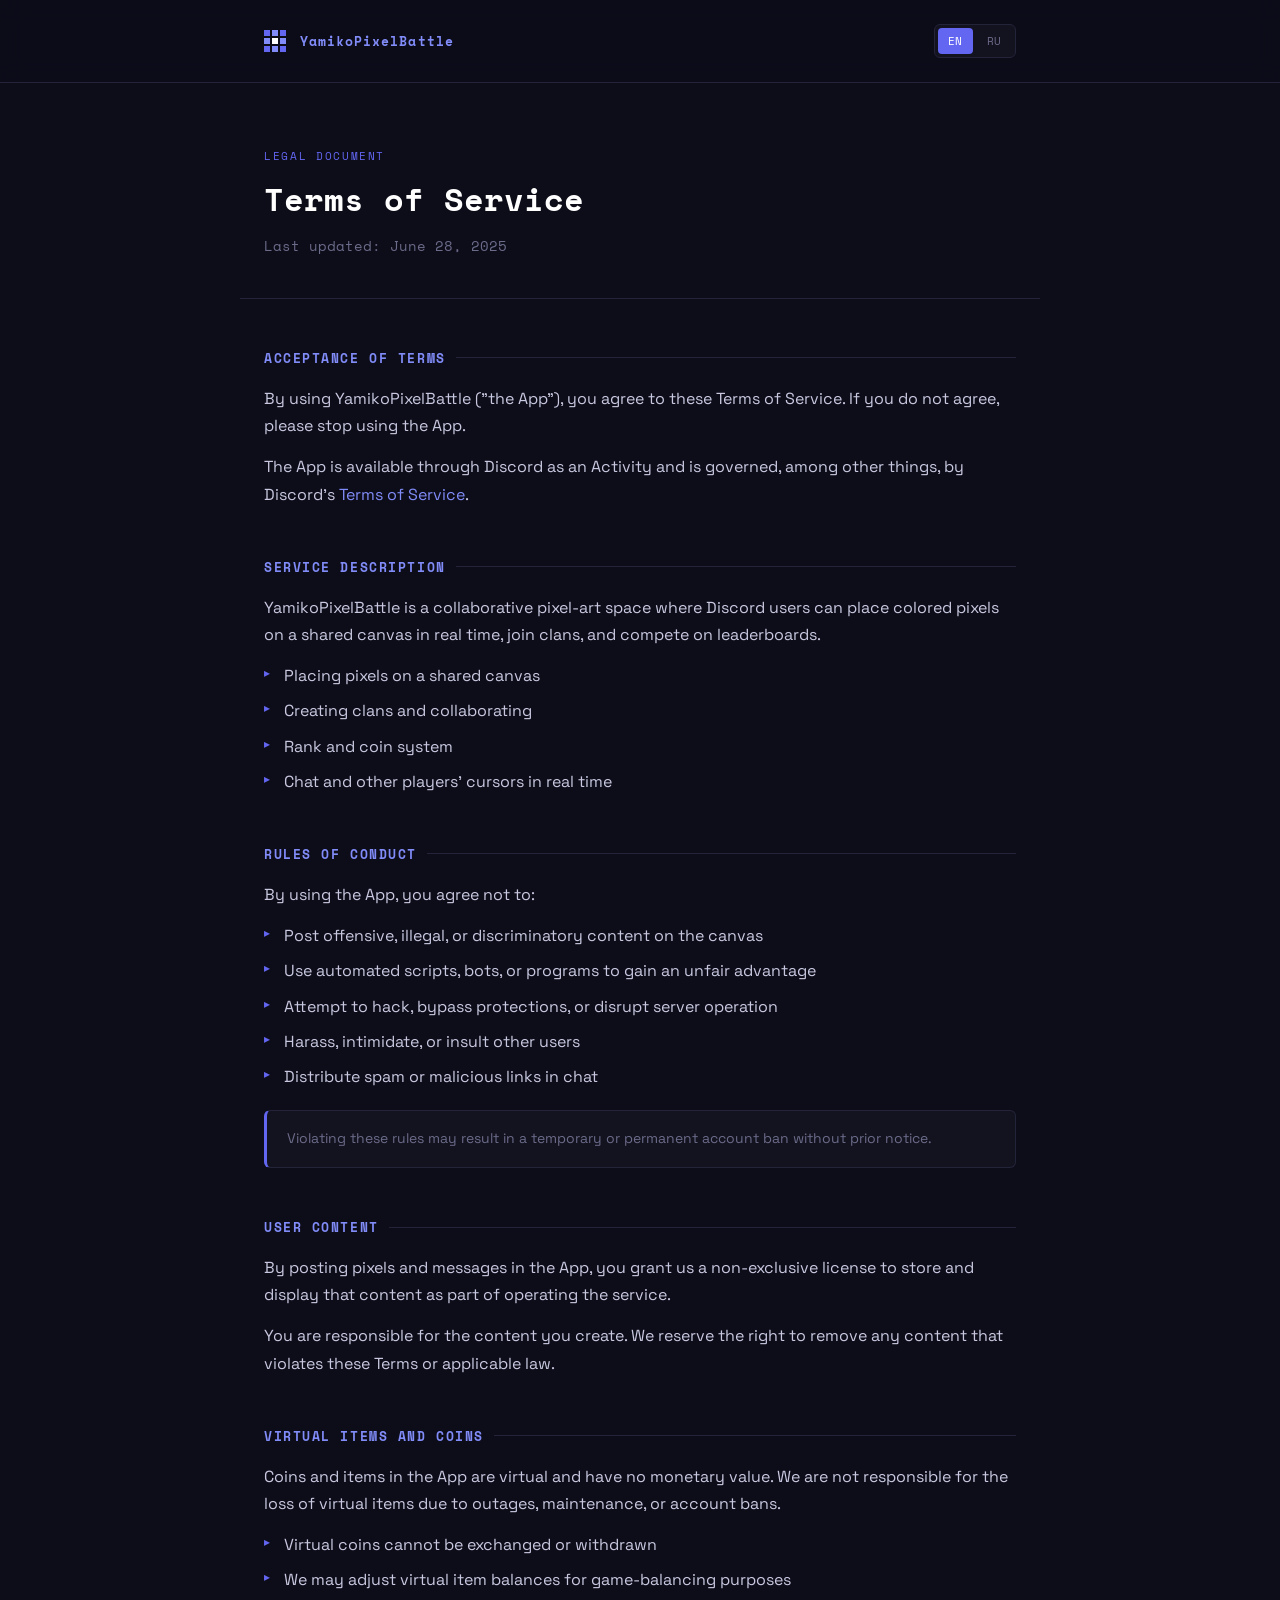
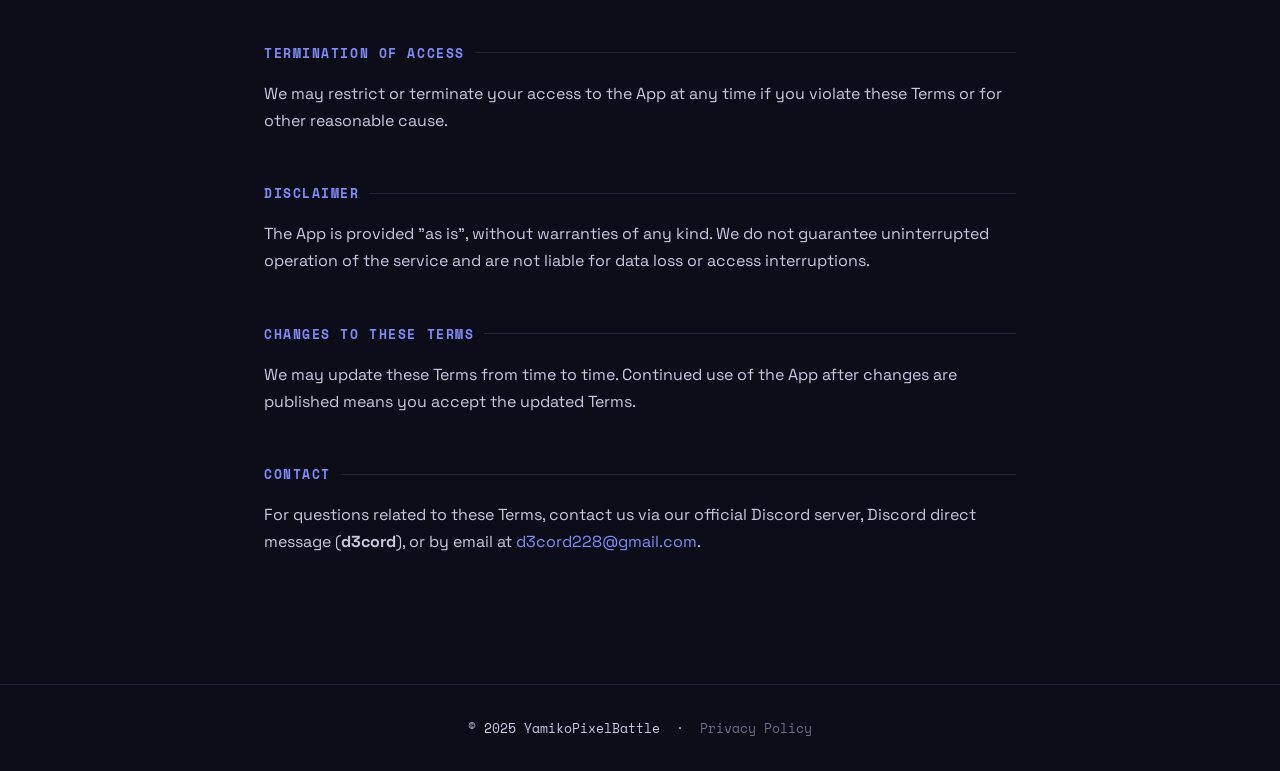
<file: terms.html>
<!DOCTYPE html>
<html lang="en">
<head>
  <meta charset="UTF-8" />
  <meta name="viewport" content="width=device-width, initial-scale=1.0" />
  <title>Terms of Service — YamikoPixelBattle</title>
  <style>
    @import url('https://fonts.googleapis.com/css2?family=Space+Grotesk:wght@400;500;600&family=Space+Mono:wght@400;700&display=swap');

    *, *::before, *::after { box-sizing: border-box; margin: 0; padding: 0; }

    :root {
      --bg:       #0d0d1a;
      --surface:  #13131f;
      --border:   #23233a;
      --accent:   #6366f1;
      --accent2:  #818cf8;
      --text:     #e2e2f0;
      --muted:    #6b6b8a;
      --pixel:    'Space Mono', monospace;
      --body:     'Space Grotesk', sans-serif;
    }

    html { scroll-behavior: smooth; }

    body {
      background: var(--bg);
      color: var(--text);
      font-family: var(--body);
      font-size: 16px;
      line-height: 1.7;
      min-height: 100vh;
    }

    /* ── Header ── */
    header {
      border-bottom: 1px solid var(--border);
      padding: 24px 0;
      position: sticky;
      top: 0;
      background: rgba(13,13,26,.92);
      backdrop-filter: blur(12px);
      z-index: 10;
    }

    .header-inner {
      max-width: 800px;
      margin: 0 auto;
      padding: 0 24px;
      display: flex;
      align-items: center;
      gap: 14px;
    }

    .logo-pixel {
      display: grid;
      grid-template-columns: repeat(3, 6px);
      gap: 2px;
    }
    .logo-pixel span {
      display: block;
      width: 6px;
      height: 6px;
    }
    .logo-pixel span:nth-child(1)  { background: #6366f1; }
    .logo-pixel span:nth-child(2)  { background: #818cf8; }
    .logo-pixel span:nth-child(3)  { background: #6366f1; }
    .logo-pixel span:nth-child(4)  { background: #818cf8; }
    .logo-pixel span:nth-child(5)  { background: #ffffff; }
    .logo-pixel span:nth-child(6)  { background: #818cf8; }
    .logo-pixel span:nth-child(7)  { background: #6366f1; }
    .logo-pixel span:nth-child(8)  { background: #818cf8; }
    .logo-pixel span:nth-child(9)  { background: #6366f1; }

    .header-title {
      font-family: var(--pixel);
      font-size: 13px;
      font-weight: 700;
      letter-spacing: 0.08em;
      color: var(--accent2);
    }

    .lang-switch {
      margin-left: auto;
      display: flex;
      gap: 4px;
      background: var(--surface);
      border: 1px solid var(--border);
      border-radius: 6px;
      padding: 3px;
    }

    .lang-switch button {
      font-family: var(--pixel);
      font-size: 11px;
      letter-spacing: 0.05em;
      background: transparent;
      border: none;
      color: var(--muted);
      padding: 5px 10px;
      border-radius: 4px;
      cursor: pointer;
      transition: background .15s, color .15s;
    }

    .lang-switch button:hover { color: var(--text); }

    .lang-switch button.active {
      background: var(--accent);
      color: #fff;
    }

    /* ── Hero ── */
    .hero {
      max-width: 800px;
      margin: 0 auto;
      padding: 64px 24px 40px;
      border-bottom: 1px solid var(--border);
    }

    .doc-type {
      font-family: var(--pixel);
      font-size: 11px;
      letter-spacing: 0.15em;
      color: var(--accent);
      text-transform: uppercase;
      margin-bottom: 14px;
    }

    h1 {
      font-family: var(--pixel);
      font-size: clamp(22px, 4vw, 32px);
      font-weight: 700;
      line-height: 1.2;
      color: #fff;
      margin-bottom: 16px;
    }

    .meta {
      font-size: 14px;
      color: var(--muted);
      font-family: var(--pixel);
    }

    /* ── Content ── */
    .content {
      max-width: 800px;
      margin: 0 auto;
      padding: 48px 24px 80px;
    }

    section {
      margin-bottom: 48px;
    }

    h2 {
      font-family: var(--pixel);
      font-size: 13px;
      letter-spacing: 0.12em;
      text-transform: uppercase;
      color: var(--accent2);
      margin-bottom: 16px;
      display: flex;
      align-items: center;
      gap: 10px;
    }

    h2::after {
      content: '';
      display: block;
      flex: 1;
      height: 1px;
      background: var(--border);
    }

    p { margin-bottom: 14px; color: #c8c8e0; }
    p:last-child { margin-bottom: 0; }

    ul {
      list-style: none;
      padding: 0;
      margin-bottom: 14px;
    }

    ul li {
      position: relative;
      padding-left: 20px;
      margin-bottom: 8px;
      color: #c8c8e0;
    }

    ul li::before {
      content: '▸';
      position: absolute;
      left: 0;
      color: var(--accent);
      font-size: 12px;
      line-height: 1.85;
    }

    .callout {
      background: var(--surface);
      border: 1px solid var(--border);
      border-left: 3px solid var(--accent);
      border-radius: 6px;
      padding: 16px 20px;
      margin: 20px 0;
      font-size: 14px;
      color: var(--muted);
    }

    a { color: var(--accent2); text-decoration: none; }
    a:hover { text-decoration: underline; }

    /* ── Footer ── */
    footer {
      border-top: 1px solid var(--border);
      padding: 32px 24px;
      text-align: center;
      font-size: 13px;
      color: var(--muted);
      font-family: var(--pixel);
    }

    footer a { color: var(--muted); }
    footer a:hover { color: var(--accent2); }

    [data-i18n] [lang="ru"] { display: none; }
    html[data-lang="ru"] [data-i18n] [lang="en"] { display: none; }
    html[data-lang="ru"] [data-i18n] [lang="ru"] { display: inline; }
    html[data-lang="ru"] [data-i18n].block [lang="ru"] { display: block; }
  </style>
</head>
<body>

<header>
  <div class="header-inner">
    <div class="logo-pixel">
      <span></span><span></span><span></span>
      <span></span><span></span><span></span>
      <span></span><span></span><span></span>
    </div>
    <span class="header-title">YamikoPixelBattle</span>

    <div class="lang-switch" role="group" aria-label="Language">
      <button type="button" data-set-lang="en" class="active">EN</button>
      <button type="button" data-set-lang="ru">RU</button>
    </div>
  </div>
</header>

<div class="hero">
  <div class="doc-type" data-i18n>
    <span lang="en">Legal document</span>
    <span lang="ru">Юридический документ</span>
  </div>
  <h1 data-i18n>
    <span lang="en">Terms of Service</span>
    <span lang="ru">Условия использования</span>
  </h1>
  <div class="meta" data-i18n>
    <span lang="en">Last updated: June 28, 2025</span>
    <span lang="ru">Последнее обновление: 28 июня 2025 г.</span>
  </div>
</div>

<div class="content">

  <section>
    <h2 data-i18n><span lang="en">Acceptance of terms</span><span lang="ru">Принятие условий</span></h2>
    <p data-i18n class="block">
      <span lang="en">By using YamikoPixelBattle ("the App"), you agree to these Terms of Service. If you do not agree, please stop using the App.</span>
      <span lang="ru">Используя YamikoPixelBattle («Приложение»), вы соглашаетесь с настоящими Условиями использования. Если вы не согласны с ними, пожалуйста, прекратите использование Приложения.</span>
    </p>
    <p data-i18n class="block">
      <span lang="en">The App is available through Discord as an Activity and is governed, among other things, by Discord's <a href="https://discord.com/terms" target="_blank" rel="noopener">Terms of Service</a>.</span>
      <span lang="ru">Приложение доступно через Discord как Activity и регулируется, в том числе, <a href="https://discord.com/terms" target="_blank" rel="noopener">Условиями использования Discord</a>.</span>
    </p>
  </section>

  <section>
    <h2 data-i18n><span lang="en">Service description</span><span lang="ru">Описание сервиса</span></h2>
    <p data-i18n class="block">
      <span lang="en">YamikoPixelBattle is a collaborative pixel-art space where Discord users can place colored pixels on a shared canvas in real time, join clans, and compete on leaderboards.</span>
      <span lang="ru">YamikoPixelBattle — это совместная пиксельная площадка, где пользователи Discord могут размещать цветные пиксели на общем холсте в режиме реального времени, участвовать в кланах и соревноваться в таблицах лидеров.</span>
    </p>
    <ul data-i18n class="block">
      <li><span lang="en">Placing pixels on a shared canvas</span><span lang="ru">Размещение пикселей на общем холсте</span></li>
      <li><span lang="en">Creating clans and collaborating</span><span lang="ru">Создание кланов и совместная работа</span></li>
      <li><span lang="en">Rank and coin system</span><span lang="ru">Система рангов и монет</span></li>
      <li><span lang="en">Chat and other players' cursors in real time</span><span lang="ru">Чат и курсоры других игроков в реальном времени</span></li>
    </ul>
  </section>

  <section>
    <h2 data-i18n><span lang="en">Rules of conduct</span><span lang="ru">Правила поведения</span></h2>
    <p data-i18n><span lang="en">By using the App, you agree not to:</span><span lang="ru">Используя Приложение, вы соглашаетесь не совершать следующих действий:</span></p>
    <ul data-i18n class="block">
      <li><span lang="en">Post offensive, illegal, or discriminatory content on the canvas</span><span lang="ru">Размещение оскорбительного, незаконного или дискриминационного контента на холсте</span></li>
      <li><span lang="en">Use automated scripts, bots, or programs to gain an unfair advantage</span><span lang="ru">Использование автоматизированных скриптов, ботов или программ для получения несправедливого преимущества</span></li>
      <li><span lang="en">Attempt to hack, bypass protections, or disrupt server operation</span><span lang="ru">Попытки взлома, обхода защиты или нарушения работы серверов</span></li>
      <li><span lang="en">Harass, intimidate, or insult other users</span><span lang="ru">Преследование, запугивание или оскорбление других пользователей</span></li>
      <li><span lang="en">Distribute spam or malicious links in chat</span><span lang="ru">Распространение спама или вредоносных ссылок в чате</span></li>
    </ul>
    <div class="callout" data-i18n>
      <span lang="en">Violating these rules may result in a temporary or permanent account ban without prior notice.</span>
      <span lang="ru">Нарушение правил может повлечь временную или постоянную блокировку аккаунта без предварительного уведомления.</span>
    </div>
  </section>

  <section>
    <h2 data-i18n><span lang="en">User content</span><span lang="ru">Контент пользователей</span></h2>
    <p data-i18n class="block">
      <span lang="en">By posting pixels and messages in the App, you grant us a non-exclusive license to store and display that content as part of operating the service.</span>
      <span lang="ru">Размещая пиксели и сообщения в Приложении, вы предоставляете нам неисключительную лицензию на хранение и отображение этого контента в рамках функционирования сервиса.</span>
    </p>
    <p data-i18n class="block">
      <span lang="en">You are responsible for the content you create. We reserve the right to remove any content that violates these Terms or applicable law.</span>
      <span lang="ru">Вы несёте ответственность за содержание создаваемого вами контента. Мы оставляем за собой право удалять любой контент, нарушающий настоящие Условия или законодательство.</span>
    </p>
  </section>

  <section>
    <h2 data-i18n><span lang="en">Virtual items and coins</span><span lang="ru">Виртуальные предметы и монеты</span></h2>
    <p data-i18n class="block">
      <span lang="en">Coins and items in the App are virtual and have no monetary value. We are not responsible for the loss of virtual items due to outages, maintenance, or account bans.</span>
      <span lang="ru">Монеты и предметы в Приложении являются виртуальными и не имеют денежной ценности. Мы не несём ответственности за потерю виртуальных предметов в результате сбоев, технических работ или блокировки аккаунта.</span>
    </p>
    <ul data-i18n class="block">
      <li><span lang="en">Virtual coins cannot be exchanged or withdrawn</span><span lang="ru">Виртуальные монеты не подлежат обмену или выводу</span></li>
      <li><span lang="en">We may adjust virtual item balances for game-balancing purposes</span><span lang="ru">Мы вправе изменять баланс виртуальных предметов в целях балансировки игры</span></li>
    </ul>
  </section>

  <section>
    <h2 data-i18n><span lang="en">Termination of access</span><span lang="ru">Прекращение доступа</span></h2>
    <p data-i18n class="block">
      <span lang="en">We may restrict or terminate your access to the App at any time if you violate these Terms or for other reasonable cause.</span>
      <span lang="ru">Мы вправе ограничить или прекратить ваш доступ к Приложению в любое время, если вы нарушаете настоящие Условия или по иным обоснованным причинам.</span>
    </p>
  </section>

  <section>
    <h2 data-i18n><span lang="en">Disclaimer</span><span lang="ru">Отказ от ответственности</span></h2>
    <p data-i18n class="block">
      <span lang="en">The App is provided "as is", without warranties of any kind. We do not guarantee uninterrupted operation of the service and are not liable for data loss or access interruptions.</span>
      <span lang="ru">Приложение предоставляется «как есть», без каких-либо гарантий. Мы не гарантируем бесперебойную работу сервиса и не несём ответственности за потерю данных или прерывание доступа.</span>
    </p>
  </section>

  <section>
    <h2 data-i18n><span lang="en">Changes to these terms</span><span lang="ru">Изменения условий</span></h2>
    <p data-i18n class="block">
      <span lang="en">We may update these Terms from time to time. Continued use of the App after changes are published means you accept the updated Terms.</span>
      <span lang="ru">Мы можем обновлять настоящие Условия. Продолжение использования Приложения после публикации изменений означает ваше согласие с обновлёнными Условиями.</span>
    </p>
  </section>

  <section>
    <h2 data-i18n><span lang="en">Contact</span><span lang="ru">Контакты</span></h2>
    <p data-i18n class="block">
      <span lang="en">For questions related to these Terms, contact us via our official Discord server, Discord direct message (<strong>d3cord</strong>), or by email at <a href="mailto:d3cord228@gmail.com">d3cord228@gmail.com</a>.</span>
      <span lang="ru">По вопросам, связанным с настоящими Условиями, обратитесь к нам через сервер Discord, в личных сообщениях Discord (<strong>d3cord</strong>) или по электронной почте <a href="mailto:d3cord228@gmail.com">d3cord228@gmail.com</a>.</span>
    </p>
  </section>

</div>

<footer>
  <p>© 2025 YamikoPixelBattle &nbsp;·&nbsp; <a href="privacy.html" data-i18n><span lang="en">Privacy Policy</span><span lang="ru">Политика конфиденциальности</span></a></p>
</footer>

<script>
  (function () {
    var STORAGE_KEY = 'ypb-lang';
    var html = document.documentElement;
    var buttons = document.querySelectorAll('[data-set-lang]');

    function applyLang(lang) {
      html.setAttribute('lang', lang);
      html.setAttribute('data-lang', lang);
      buttons.forEach(function (btn) {
        btn.classList.toggle('active', btn.getAttribute('data-set-lang') === lang);
      });
      try { window.localStorage.setItem(STORAGE_KEY, lang); } catch (e) {}
    }

    var saved = null;
    try { saved = window.localStorage.getItem(STORAGE_KEY); } catch (e) {}
    applyLang(saved === 'ru' ? 'ru' : 'en');

    buttons.forEach(function (btn) {
      btn.addEventListener('click', function () {
        applyLang(btn.getAttribute('data-set-lang'));
      });
    });
  })();
</script>

</body>
</html>
</file>
<file: style.css>
﻿:root {
    --bg: #0c0c0d;
    --bg2: #0f0f11;
    --surface: #141416;
    --surface2: #1c1c20;
    --surface3: #242428;
    --border: rgba(255,255,255,0.06);
    --border2: rgba(255,255,255,0.12);
    --accent: #6366f1;
    --accent2: #818cf8;
    --accent-glow: rgba(99,102,241,0.3);
    --red: #ef4444;
    --green: #22c55e;
    --yellow: #eab308;
    --orange: #f97316;
    --vip: #f59e0b;
    --vip-glow: rgba(245,158,11,0.3);
    --text: #f4f4f5;
    --text2: #a1a1aa;
    --text3: #52525b;
    --radius: 16px;
    --radius-sm: 10px;
    --radius-pill: 999px;
    --bar-h: 46px; /* единая высота top-bar / profile-hud, чтобы пилюли совпадали по вертикали */
    --drawing: #3690ea;
    --drawing-glow: rgba(54,144,234,0.35);
}

* {
    margin: 0;
    padding: 0;
    box-sizing: border-box;
}

.icon {
    width: 1em;
    height: 1em;
    display: inline-block;
    vertical-align: -0.15em;
    flex-shrink: 0;
    fill: none;
    stroke: currentColor;
    stroke-width: 2;
    stroke-linecap: round;
    stroke-linejoin: round;
}

.icon-fill {
    fill: currentColor;
    stroke: none;
}

.icon-arrow {
    stroke-width: 2.4;
}

html, body {
    width: 100%;
    height: 100%;
    overflow: hidden;
    background: var(--bg);
    color: var(--text);
    font-family: 'Inter',sans-serif;
}

/* ── CANVAS ── */
#game-root {
    position: fixed;
    inset: 0;
    z-index: 0;
    background: #09090b;
}

#canvas-wrap {
    position: absolute;
    inset: 0;
    overflow: hidden;
    cursor: crosshair;
}

#main-canvas {
    image-rendering: pixelated;
    image-rendering: crisp-edges;
    transform-origin: 0 0;
    will-change: auto;
    position: absolute;
    top: 0;
    left: 0;
    /* Это исходный буфер пикселей. Финальный кадр собирается в
       #overlay-canvas, чтобы все слои проходили один рендер-пайплайн. */
    visibility: hidden;
}

/* При масштабе меньше 1px на клетку nearest-neighbor даёт мерцание на
   дробных координатах. Далёкий вид — обзорный, поэтому здесь важнее
   стабильная картинка, чем резкость отдельной клетки. */
#main-canvas.canvas-far-zoom {
    image-rendering: auto;
}


#canvas-shadow {
    position: absolute;
    top: 0;
    left: 0;
    pointer-events: none;
    transform-origin: 0 0;
    will-change: auto;
    box-shadow: 0 0 0 1px rgba(255,255,255,0.15),0 8px 48px rgba(0,0,0,.8);
    display: none;
}

#overlay-canvas {
    position: fixed;
    inset: 0;
    pointer-events: none;
    z-index: 5;
}

/* ── GLASS PANEL ──
   Раньше был полупрозрачный фон + backdrop-filter (блюр холста сквозь
   панель). Теперь везде сплошной непрозрачный тёмный фон без блюра — как у
   попапа чата (#chat-popup-box/#chat-popup-panel, var(--bg)) — раньше
   контраст между блюром и обычным UI был слишком разным. */
.panel {
    background: var(--bg2);
    backdrop-filter: none;
    -webkit-backdrop-filter: none;
    border: 1px solid var(--border2);
    border-radius: var(--radius);
    box-shadow: 0 8px 32px rgba(0,0,0,.6),inset 0 1px 0 rgba(255,255,255,0.05);
}

/* ── UI LAYER ── */
#ui {
    position: fixed;
    inset: 0;
    z-index: 10;
    pointer-events: none;
}

    #ui > * {
        pointer-events: auto;
    }

/* ── TOP BAR ROW (wrapper: центрирует сам top-bar + примыкающие к нему
      слева/справа круглые индикаторы — запись таймлапса и новости.
      Без этой обёртки индикаторы позиционировались бы от краёв всего
      экрана, а не от самого топ-бара, и "отрывались" от него на
      широких/узких вьюпортах. ── */
#top-bar-row {
    position: absolute;
    top: 14px;
    left: 50%;
    transform: translateX(-50%);
    display: flex;
    align-items: center;
    gap: 10px;
    z-index: 11;
    /* Резервируем место под #profile-hud слева и круглые кнопки справа,
       чтобы центрированный topbar физически не мог дотянуться до них —
       раньше при сужении окна (но ещё выше мобильного брейкпоинта 640px)
       topbar рос вплотную к худу профиля и визуально наезжал на аватар. */
    max-width: calc(100vw - 240px);
}

/* ── TOP BAR ── */
#top-bar {
    display: flex;
    align-items: center;
    gap: 10px;
    height: var(--bar-h);
    padding: 0 16px;
    background: rgba(15,15,17,0.92);
    backdrop-filter: blur(24px);
    border: 1px solid var(--border2);
    border-radius: var(--radius-pill);
    box-shadow: 0 4px 24px rgba(0,0,0,.5);
    white-space: nowrap;
    box-sizing: border-box;
    flex-shrink: 1;
    min-width: 0;
    overflow: hidden;
}

#logo {
    font-family: 'Unbounded',sans-serif;
    font-size: 12px;
    font-weight: 900;
    letter-spacing: 1px;
    background: linear-gradient(135deg,#a5b4fc,#818cf8,#6366f1);
    -webkit-background-clip: text;
    -webkit-text-fill-color: transparent;
    background-clip: text;
}

.top-divider {
    width: 1px;
    height: 18px;
    background: var(--border2);
}

#online-badge {
    display: flex;
    align-items: center;
    gap: 5px;
    font-size: 11px;
    font-family: 'Space Mono',monospace;
    color: var(--text2);
}

#online-dot {
    width: 6px;
    height: 6px;
    border-radius: 50%;
    background: var(--green);
    box-shadow: 0 0 6px var(--green);
    animation: pulse-dot 2s ease-in-out infinite;
}

@keyframes pulse-dot {
    0%,100% {
        opacity: 1;
        transform: scale(1);
    }

    50% {
        opacity: .6;
        transform: scale(.8);
    }
}

#online-count {
    color: var(--text);
    font-weight: 700;
}

#conn-status {
    font-size: 10px;
    padding: 3px 9px;
    border-radius: var(--radius-pill);
    background: rgba(239,68,68,.15);
    color: #f87171;
    border: 1px solid rgba(239,68,68,.3);
    transition: .3s;
}

    #conn-status.ok {
        background: rgba(34,197,94,.12);
        color: #4ade80;
        border-color: rgba(34,197,94,.3);
    }

#coords-badge {
    font-family: 'Space Mono',monospace;
    font-size: 11px;
    color: var(--text2);
    background: var(--surface);
    padding: 3px 10px;
    border-radius: var(--radius-pill);
    border: 1px solid var(--border);
    min-width: 90px;
    text-align: center;
}

#made-by {
    font-size: 10px;
    color: var(--text3);
    letter-spacing: .5px;
    font-family: 'Space Mono',monospace;
}

    #made-by span {
        color: var(--accent2);
    }

/* ── TIMELAPSE RECORDING INDICATOR (top-bar, left) ── */
#tl-rec-indicator {
    position: relative;
    flex-shrink: 0;
    width: 40px;
    height: 40px;
    border-radius: 50%;
    background: rgba(15,15,17,0.92);
    backdrop-filter: blur(24px);
    border: 1px solid rgba(239,68,68,.35);
    box-shadow: 0 4px 24px rgba(0,0,0,.5), 0 0 0 0 rgba(239,68,68,.4);
    display: flex;
    align-items: center;
    justify-content: center;
    cursor: default;
    animation: tl-rec-ring-pulse 2s ease-in-out infinite;
}

#tl-rec-indicator-dot {
    width: 12px;
    height: 12px;
    border-radius: 50%;
    background: var(--red);
    box-shadow: 0 0 10px rgba(239,68,68,.8);
    animation: tl-rec-dot-pulse 1.4s ease-in-out infinite;
}

@keyframes tl-rec-dot-pulse {
    0%,100% {
        opacity: 1;
        transform: scale(1);
    }

    50% {
        opacity: .55;
        transform: scale(.82);
    }
}

@keyframes tl-rec-ring-pulse {
    0%,100% {
        box-shadow: 0 4px 24px rgba(0,0,0,.5), 0 0 0 0 rgba(239,68,68,.35);
    }

    50% {
        box-shadow: 0 4px 24px rgba(0,0,0,.5), 0 0 0 7px rgba(239,68,68,0);
    }
}

#tl-rec-indicator-tip {
    position: absolute;
    top: calc(100% + 10px);
    left: 0;
    min-width: 200px;
    background: var(--surface3);
    border: 1px solid var(--border2);
    border-radius: var(--radius-sm);
    padding: 10px 12px;
    box-shadow: 0 8px 24px rgba(0,0,0,.5);
    opacity: 0;
    transform: translateY(-4px);
    pointer-events: none;
    transition: opacity .15s, transform .15s;
}

#tl-rec-indicator:hover #tl-rec-indicator-tip {
    opacity: 1;
    transform: translateY(0);
}

#tl-rec-indicator-tip-title {
    font-size: 12px;
    font-weight: 600;
    color: var(--text);
    display: flex;
    align-items: center;
    gap: 6px;
}

    #tl-rec-indicator-tip-title::before {
        content: '';
        width: 6px;
        height: 6px;
        border-radius: 50%;
        background: var(--red);
        flex-shrink: 0;
        box-shadow: 0 0 6px rgba(239,68,68,.8);
    }

.tl-rec-indicator-tip-sub {
    margin-top: 4px;
    font-size: 10px;
    font-family: 'Space Mono',monospace;
    color: var(--text2);
}

/* ── NEWS BUTTON (top-bar, right) ── */
#news-indicator {
    position: relative;
    flex-shrink: 0;
    width: 40px;
    height: 40px;
    border-radius: 50%;
    background: rgba(15,15,17,0.92);
    backdrop-filter: blur(24px);
    border: 1px solid var(--border2);
    box-shadow: 0 4px 24px rgba(0,0,0,.5);
    display: flex;
    align-items: center;
    justify-content: center;
    cursor: pointer;
    color: var(--text2);
    transition: all .2s cubic-bezier(.34,1.56,.64,1);
}

    #news-indicator:hover {
        background: var(--surface3);
        border-color: var(--accent);
        box-shadow: 0 0 0 3px var(--accent-glow);
        color: var(--text);
        transform: scale(1.08);
    }

    #news-indicator .icon {
        width: 18px;
        height: 18px;
    }

#news-indicator-dot {
    position: absolute;
    top: 5px;
    right: 5px;
    width: 8px;
    height: 8px;
    border-radius: 50%;
    background: var(--accent2);
    box-shadow: 0 0 6px var(--accent-glow), 0 0 0 2px rgba(15,15,17,1);
}

#news-indicator-tip {
    position: absolute;
    top: calc(100% + 10px);
    right: 0;
    background: var(--surface3);
    border: 1px solid var(--border2);
    padding: 5px 10px;
    border-radius: 8px;
    font-size: 11px;
    white-space: nowrap;
    color: var(--text);
    box-shadow: 0 4px 12px rgba(0,0,0,.4);
    opacity: 0;
    transform: translateY(-4px);
    pointer-events: none;
    transition: opacity .15s, transform .15s;
}

#news-indicator:hover #news-indicator-tip {
    opacity: 1;
    transform: translateY(0);
}

/* ── PROFILE HUD (top-left) — горизонтальная капсула, тот же визуальный
      язык что у #top-bar: блюр, пилюля, тонкая граница, разделители ── */
#profile-hud {
    position: relative;
    top: auto;
    left: auto;
    display: none;
    height: var(--bar-h);
    box-sizing: border-box;
    background: rgba(15,15,17,0.92);
    backdrop-filter: blur(24px);
    border: 1px solid var(--border2);
    border-radius: var(--radius-pill);
    padding-left: 6px;
    padding-right: 12px;
    gap: 10px;
    align-items: center;
    box-shadow: 0 4px 24px rgba(0,0,0,.5);
    pointer-events: auto;
    flex-shrink: 0;
    white-space: nowrap;
}

    #profile-hud.visible {
        display: flex;
    }

.phud-divider {
    width: 1px;
    height: 16px;
    flex-shrink: 0;
    background: var(--border2);
}

#phud-avatar {
    width: 32px;
    height: 32px;
    border-radius: 50%;
    background: linear-gradient(135deg,#6366f1,#818cf8);
    padding: 2px;
    cursor: pointer;
    flex-shrink: 0;
}

    #phud-avatar canvas {
        width: 100%;
        height: 100%;
        border-radius: 50%;
        display: block;
    }

#phud-name {
    font-family: 'Unbounded',sans-serif;
    font-size: 12px;
    font-weight: 700;
    white-space: nowrap;
    overflow: hidden;
    text-overflow: ellipsis;
    max-width: 140px;
}

#phud-role {
    font-size: 10px;
    padding: 3px 9px;
    border-radius: var(--radius-pill);
    white-space: nowrap;
    flex-shrink: 0;
}

.phud-role-user {
    background: rgba(161,161,170,.1);
    color: var(--text2);
}

.phud-role-admin {
    background: rgba(99,102,241,.15);
    color: var(--accent2);
}

.phud-role-vip {
    background: rgba(245,158,11,.15);
    color: var(--vip);
}

#phud-coins {
    font-size: 11px;
    color: #fbbf24;
    font-family: 'Space Mono',monospace;
    flex-shrink: 0;
}

/* ── LEADERBOARD PANEL — top-right ── */
#leaderboard-panel {
    position: absolute;
    top: 14px;
    bottom: 14px;
    right: 14px;
    width: 400px;
    max-height: none;
    opacity: 0;
    pointer-events: none;
    transform: translateX(20px) scale(.97);
    transition: all .25s cubic-bezier(.34,1.56,.64,1);
    z-index: 50;
    display: flex;
    flex-direction: column;
}

    #leaderboard-panel.show {
        opacity: 1;
        pointer-events: auto;
        transform: translateX(0) scale(1);
    }

#leaderboard-panel .panel-body {
    display: flex;
    flex-direction: column;
    min-height: 0;
    overflow: hidden;
}

#lb-players-view {
    display: flex;
    flex: 1;
    min-height: 0;
    flex-direction: column;
}

#lb-players-list,
#lb-clans-list {
    flex: 1;
    min-height: 0;
    overflow-y: auto;
    overscroll-behavior: contain;
    scrollbar-width: thin;
    -webkit-overflow-scrolling: touch;
    will-change: scroll-position;
    contain: layout paint style;
}

.lb-top-caption,
.lb-self-label {
    color: var(--text3);
    font: 700 9px/1 'Space Mono', monospace;
    letter-spacing: .08em;
    text-transform: uppercase;
}

.lb-top-caption { padding: 2px 2px 9px; }

#lb-player-self {
    flex: 0 0 auto;
    margin-top: 8px;
    padding-top: 9px;
    border-top: 1px solid var(--border);
    background: var(--bg);
}

.lb-self-label { padding: 0 2px 7px; color: var(--accent2); }
#lb-player-self .lb-row { margin: 0; }
.lb-self-row {
    border: 2px solid #818cf8;
    background: var(--bg2);
    box-shadow: none;
}

/* ── CHAT BUTTON + PANEL ── */
#chat-btn {
    position: absolute;
    bottom: 14px;
    left: 14px;
    width: 48px;
    height: 48px;
    border-radius: 14px;
    display: flex;
    align-items: center;
    justify-content: center;
    background: rgba(15,15,17,0.9);
    border: 1px solid var(--border2);
    backdrop-filter: blur(16px);
    cursor: pointer;
    font-size: 20px;
    transition: all .2s cubic-bezier(.34,1.56,.64,1);
    box-shadow: 0 4px 16px rgba(0,0,0,.4);
}

    #chat-btn:hover {
        background: var(--surface3);
        border-color: var(--accent);
        transform: scale(1.1);
    }

    #chat-btn.active {
        background: var(--accent);
        border-color: var(--accent2);
    }

#chat-unread {
    position: absolute;
    top: -4px;
    right: -4px;
    width: 16px;
    height: 16px;
    border-radius: 50%;
    background: var(--red);
    color: #fff;
    font-size: 9px;
    display: none;
    align-items: center;
    justify-content: center;
    font-weight: 700;
}

#chat-panel {
    position: absolute;
    bottom: 72px;
    left: 14px;
    width: 400px;
    background: rgba(15,15,17,0.95);
    backdrop-filter: blur(24px);
    border: 1px solid var(--border2);
    border-radius: var(--radius);
    box-shadow: 0 8px 32px rgba(0,0,0,.6);
    display: none;
    flex-direction: column;
    overflow: hidden;
}

    #chat-panel.open {
        display: flex;
    }

#chat-header {
    padding: 15px 18px;
    border-bottom: 1px solid var(--border);
    display: flex;
    align-items: center;
    justify-content: space-between;
}

#chat-header-title {
    font-family: 'Unbounded',sans-serif;
    font-size: 14px;
    font-weight: 700;
}

#chat-close {
    width: 24px;
    height: 24px;
    border-radius: 7px;
    display: flex;
    align-items: center;
    justify-content: center;
    cursor: pointer;
    font-size: 11px;
    color: var(--text2);
    background: var(--bg2);
    border: 1px solid var(--border);
}

#chat-messages {
    height: 200px;
    overflow-y: auto;
    padding: 10px;
    display: flex;
    flex-direction: column;
    gap: 5px;
}

    #chat-messages::-webkit-scrollbar {
        width: 3px;
    }

    #chat-messages::-webkit-scrollbar-thumb {
        background: var(--surface3);
        border-radius: 3px;
    }

.chat-msg {
    font-size: 11px;
    line-height: 1.4;
    word-break: break-word;
}

.chat-msg-user {
    color: var(--accent2);
    font-weight: 600;
}

.chat-msg-system {
    color: var(--text3);
    font-style: italic;
}

#chat-input-row {
    display: flex;
    gap: 6px;
    padding: 8px 10px;
    border-top: 1px solid var(--border);
}

#chat-input {
    flex: 1;
    padding: 6px 10px;
    border-radius: 8px;
    background: var(--bg2);
    border: 1px solid var(--border2);
    color: var(--text);
    font-size: 11px;
    font-family: 'Inter',sans-serif;
    outline: none;
}

    #chat-input:focus {
        border-color: var(--accent);
    }

#chat-send {
    padding: 6px 10px;
    border-radius: 8px;
    border: none;
    background: var(--accent);
    color: #fff;
    font-size: 11px;
    cursor: pointer;
    font-weight: 600;
}

/* ── ЧАТ (попап), встроен напрямую — см. #chat-popup-panel ниже ── */
#chat-popup-overlay {
    position: fixed;
    inset: 0;
    background: rgba(5,5,7,.6);
    backdrop-filter: blur(6px);
    -webkit-backdrop-filter: blur(6px);
    z-index: 900;
    display: flex;
    align-items: center;
    justify-content: center;
    opacity: 0;
    pointer-events: none;
    transition: opacity .2s ease;
}

    #chat-popup-overlay.show {
        opacity: 1;
        pointer-events: auto;
    }

#chat-popup-box {
    position: relative;
    width: min(1120px, 94vw);
    height: min(720px, 88vh);
    border-radius: var(--radius);
    overflow: hidden;
    border: 1px solid var(--border2);
    box-shadow: 0 24px 64px rgba(0,0,0,.6);
    background: var(--bg);
    transform: scale(.96) translateY(10px);
    transition: transform .22s cubic-bezier(.2,.9,.25,1);
}

#chat-popup-overlay.show #chat-popup-box {
    transform: scale(1) translateY(0);
}

#chat-popup-panel {
    width: 100%;
    height: 100%;
    display: grid;
    grid-template-columns: 300px 1fr;
    grid-auto-flow: column;
    background: var(--bg);
}

    #chat-popup-panel.cp-info-open {
        grid-template-columns: 300px 1fr 280px;
    }

    /* ---- sidebar ---- */
    #chat-popup-panel .cp-sidebar {
        background: var(--bg2);
        border-right: 1px solid var(--border);
        display: flex;
        flex-direction: column;
        min-width: 0;
    }

    #chat-popup-panel .cp-sb-top {
        padding: 16px 16px 12px;
        display: flex;
        align-items: center;
        justify-content: space-between;
        gap: 10px;
    }

    #chat-popup-panel .cp-sb-title {
        font-family: 'Unbounded', sans-serif;
        font-size: 15px;
        font-weight: 700;
        letter-spacing: .3px;
        display: flex;
        align-items: center;
        gap: 9px;
    }

    #chat-popup-panel .cp-dot {
        width: 8px;
        height: 8px;
        border-radius: 2px;
        background: var(--accent);
        box-shadow: 0 0 8px var(--accent-glow);
    }

    #chat-popup-panel .cp-search-box {
        margin: 0 16px 12px;
        height: 36px;
        background: var(--surface);
        border: 1px solid var(--border);
        border-radius: var(--radius-sm);
        display: flex;
        align-items: center;
        gap: 8px;
        padding: 0 12px;
        transition: .15s;
    }

        #chat-popup-panel .cp-search-box:focus-within {
            border-color: var(--accent);
            box-shadow: 0 0 0 3px var(--accent-glow);
        }

        #chat-popup-panel .cp-search-box .icon {
            width: 14px;
            height: 14px;
            color: var(--text3);
        }

        #chat-popup-panel .cp-search-box input {
            flex: 1;
            font-size: 12.5px;
            background: none;
            border: none;
            outline: none;
            color: var(--text);
            font-family: inherit;
        }

            #chat-popup-panel .cp-search-box input::placeholder {
                color: var(--text3);
            }

    #chat-popup-panel .cp-sb-scroll {
        flex: 1;
        overflow-y: auto;
        padding: 0 8px 12px;
    }

    #chat-popup-panel .cp-list-label {
        font-size: 10.5px;
        font-weight: 800;
        text-transform: uppercase;
        letter-spacing: 1px;
        color: var(--text3);
        padding: 14px 10px 8px;
    }

        #chat-popup-panel .cp-list-label:first-child {
            padding-top: 4px;
        }

    #chat-popup-panel .cp-row {
        display: flex;
        align-items: center;
        gap: 11px;
        padding: 9px 10px;
        border-radius: 12px;
        cursor: pointer;
        transition: background .12s;
        position: relative;
    }

        #chat-popup-panel .cp-row:hover {
            background: var(--bg2);
        }

        #chat-popup-panel .cp-row.active {
            background: var(--surface3);
        }

            #chat-popup-panel .cp-row.active::before {
                content: '';
                position: absolute;
                left: -8px;
                top: 50%;
                transform: translateY(-50%);
                width: 3px;
                height: 20px;
                border-radius: 3px;
                background: var(--accent);
            }

        #chat-popup-panel .cp-row.unread .cp-row-name {
            color: var(--text);
            font-weight: 800;
        }

        #chat-popup-panel .cp-row.unread .cp-row-preview {
            color: var(--text2);
            font-weight: 600;
        }

/* ── ЕДИНЫЙ КРУГЛЫЙ АВАТАР ──
       Раньше .cp-avatar был заскоуплен под #chat-popup-panel, из-за чего
       лидерборд и меню клана рисовали пользователей отдельными "плоскими"
       эмодзи без рамки/индикатора. Теперь класс глобальный (без скоупа) и
       используется ВЕЗДЕ: чат, лидерборд, список участников клана.
       Форма — круг (border-radius: 50%). */
.cp-avatar {
    position: relative;
    flex: none;
    width: 40px;
    height: 40px;
    border-radius: 50%;
    background: var(--surface3);
    display: flex;
    align-items: center;
    justify-content: center;
    font-size: 19px;
    border: 2.5px solid var(--user-rank-color, var(--border2));
}

    .cp-avatar.sm {
        width: 39px;
        height: 39px;
        font-size: 17px;
    }

    .cp-avatar.xs {
        width: 24px;
        height: 24px;
        font-size: 12px;
        border-width: 2px;
    }

    .cp-avatar.lg {
        width: 72px;
        height: 72px;
        font-size: 34px;
    }

    .cp-avatar.cp-rank-novice {
        border-color: var(--user-rank-color, #2d5a3f);
    }

    .cp-avatar.cp-rank-artist {
        border-color: var(--user-rank-color, var(--accent2));
        box-shadow: 0 0 0 1px var(--accent-glow) inset;
    }

    .cp-avatar.cp-rank-maestro {
        border-color: var(--user-rank-color, #b44ac0);
    }

    .cp-avatar.cp-rank-legend {
        border-color: var(--user-rank-color, var(--vip));
        box-shadow: 0 0 0 1px var(--vip-glow) inset;
    }

    .cp-avatar.cp-rank-architect {
        border-color: var(--user-rank-color, #00cc78);
    }

    .cp-avatar.cp-rank-god {
        border-color: transparent;
        background-image: linear-gradient(var(--surface3), var(--surface3)),
            conic-gradient(from 180deg, #f59e0b, #ec4899, #818cf8, #22c55e, #38bdf8, #f59e0b);
        background-origin: border-box;
        background-clip: padding-box, border-box;
    }

#chat-popup-panel .cp-channel-icon {
    flex: none;
    width: 40px;
    height: 40px;
    border-radius: 12px;
    background: var(--bg2);
    border: 1.5px solid var(--border);
    display: flex;
    align-items: center;
    justify-content: center;
    color: var(--text2);
    font-size: 17px;
}

/* Картинка Discord-аватарки внутри .cp-avatar круга, и SVG-заглушка для
   пользователей без привязанного Discord (обычный логин/пароль). */
.cp-avatar-img {
    width: 100%;
    height: 100%;
    border-radius: 50%;
    object-fit: cover;
    display: block;
}

.cp-avatar-fallback {
    width: 62%;
    height: 62%;
    display: flex;
    align-items: center;
    justify-content: center;
    color: var(--text3);
}

.cp-avatar-fallback-icon {
    width: 100%;
    height: 100%;
    overflow: visible;
}

.cp-status-dot {
    position: absolute;
    right: -1px;
    bottom: -1px;
    width: 11px;
    height: 11px;
    border-radius: 50%;
    border: 2.5px solid var(--bg2);
    background: var(--text3);
}

.cp-avatar.xs .cp-status-dot {
    width: 8px;
    height: 8px;
    border-width: 2px;
}

.cp-status-dot.online {
    background: var(--green);
}

@keyframes cp-pulse-dot {
    0%,100% {
        opacity: 1;
    }

    50% {
        opacity: .4;
    }
}

#chat-popup-panel .cp-row-body {
    flex: 1;
    min-width: 0;
}

#chat-popup-panel .cp-row-toprow {
    display: flex;
    align-items: baseline;
    justify-content: space-between;
    gap: 8px;
}

#chat-popup-panel .cp-row-name {
    font-size: 13px;
    font-weight: 700;
    color: var(--text2);
    white-space: nowrap;
    overflow: hidden;
    text-overflow: ellipsis;
}

#chat-popup-panel .cp-row-time {
    font-size: 10.5px;
    color: var(--text3);
    font-family: 'Space Mono', monospace;
    flex: none;
}

#chat-popup-panel .cp-row-preview {
    font-size: 12px;
    color: var(--text3);
    white-space: nowrap;
    overflow: hidden;
    text-overflow: ellipsis;
    margin-top: 1px;
}

    #chat-popup-panel .cp-row-preview .cp-you {
        color: var(--text3);
    }

#chat-popup-panel .cp-unread-badge {
    min-width: 18px;
    height: 18px;
    padding: 0 5px;
    border-radius: 99px;
    background: var(--accent);
    color: #fff;
    font-size: 10px;
    font-weight: 800;
    display: flex;
    align-items: center;
    justify-content: center;
    flex: none;
    box-shadow: 0 2px 8px var(--accent-glow);
}

#chat-popup-panel .cp-freq-row {
    display: flex;
    align-items: center;
    gap: 11px;
    padding: 9px 10px;
    border-radius: 12px;
}

#chat-popup-panel .cp-freq-actions {
    display: flex;
    gap: 6px;
    flex: none;
}

#chat-popup-panel .cp-freq-btn {
    width: 27px;
    height: 27px;
    border-radius: 9px;
    display: flex;
    align-items: center;
    justify-content: center;
    border: 1px solid var(--border2);
    color: var(--text2);
    transition: .15s;
    cursor: pointer;
    background: none;
}

    #chat-popup-panel .cp-freq-btn.accept:hover {
        background: var(--green);
        border-color: var(--green);
        color: #fff;
    }

    #chat-popup-panel .cp-freq-btn.decline:hover {
        background: var(--red);
        border-color: var(--red);
        color: #fff;
    }

#chat-popup-panel .cp-empty-hint {
    text-align: center;
    color: var(--text3);
    font-size: 12px;
    padding: 24px 20px;
    line-height: 1.6;
}

/* Тот же хинт используется внутри независимой модалки "Добавить друга"
   (#cp-add-friend-backdrop), которая больше не вложена в #chat-popup-panel —
   без этого правила текст "Пользователь не найден" остался бы без стилей. */
.cp-modal-card .cp-empty-hint {
    text-align: center;
    color: var(--text3);
    font-size: 12px;
    padding: 24px 20px;
    line-height: 1.6;
}

/* ---- main column ---- */
#chat-popup-panel .cp-main {
    display: flex;
    flex-direction: column;
    min-width: 0;
    min-height: 0; /* критично: без этого grid-item тянется по контенту, .cp-messages
                       не сжимается и не скроллится, а композер не прибит к низу */
    background: var(--bg);
    position: relative;
}

#chat-popup-panel .cp-mh {
    height: 60px;
    flex: none;
    display: flex;
    align-items: center;
    justify-content: space-between;
    padding: 0 18px;
    border-bottom: 1px solid var(--border);
    gap: 12px;
}

/* Когда инфо-панель закрыта, .cp-main упирается в правый край #chat-popup-box,
   где поверх всего (position:absolute) висит крестик закрытия попапа —
   резервируем под него место, чтобы кнопки поиска/инфо не перекрывались с ним. */
#chat-popup-panel:not(.cp-info-open) .cp-mh {
    padding-right: 54px;
}

#chat-popup-panel .cp-mh-left {
    display: flex;
    align-items: center;
    gap: 12px;
    min-width: 0;
}

#chat-popup-panel .cp-mh-back {
    display: none;
    width: 30px;
    height: 30px;
    align-items: center;
    justify-content: center;
    color: var(--text2);
    border-radius: 9px;
    background: none;
    border: none;
    cursor: pointer;
}

#chat-popup-panel .cp-mh-info {
    min-width: 0;
}

#chat-popup-panel .cp-mh-name {
    font-size: 14px;
    font-weight: 800;
}

#chat-popup-panel .cp-mh-sub {
    font-size: 11.5px;
    color: var(--text3);
    display: flex;
    align-items: center;
    gap: 6px;
    margin-top: 1px;
}

#chat-popup-panel .cp-sqdot {
    width: 6px;
    height: 6px;
    border-radius: 2px;
    background: var(--green);
    flex: none;
}

#chat-popup-panel .cp-mh-actions {
    display: flex;
    align-items: center;
    gap: 4px;
    flex: none;
}

#chat-popup-panel .cp-mh-icon-btn {
    width: 32px;
    height: 32px;
    border-radius: 10px;
    display: flex;
    align-items: center;
    justify-content: center;
    color: var(--text2);
    transition: .15s;
    border: 1px solid transparent;
    background: none;
    cursor: pointer;
}

    #chat-popup-panel .cp-mh-icon-btn:hover {
        background: var(--bg2);
        color: var(--text);
    }

    #chat-popup-panel .cp-mh-icon-btn.active {
        background: var(--accent-glow);
        color: var(--accent2);
        border-color: var(--accent);
    }

#chat-popup-panel .cp-messages {
    flex: 1;
    overflow-y: auto;
    padding: 16px 22px 8px;
    display: flex;
    flex-direction: column;
    gap: 2px;
}

#chat-popup-panel .cp-day-sep {
    display: flex;
    align-items: center;
    gap: 12px;
    color: var(--text3);
    font-size: 11px;
    font-weight: 700;
    text-transform: uppercase;
    letter-spacing: .6px;
    margin: 16px 0 12px;
}

    #chat-popup-panel .cp-day-sep::before, #chat-popup-panel .cp-day-sep::after {
        content: '';
        flex: 1;
        height: 1px;
        background: var(--border);
    }

#chat-popup-panel .cp-msg-group {
    display: flex;
    gap: 12px;
    padding: 7px 8px;
    border-radius: 12px;
    transition: background .12s;
}

    #chat-popup-panel .cp-msg-group:hover {
        background: var(--surface);
    }

    #chat-popup-panel .cp-msg-group .cp-avatar {
        margin-top: 1px;
    }

#chat-popup-panel .cp-msg-col {
    flex: 1;
    min-width: 0;
}

#chat-popup-panel .cp-msg-headline {
    display: flex;
    align-items: baseline;
    gap: 8px;
    margin-bottom: 2px;
}

#chat-popup-panel .cp-msg-user {
    font-size: 13px;
    font-weight: 800;
    color: var(--text);
}

#chat-popup-panel .cp-msg-time {
    font-size: 10.5px;
    color: var(--text3);
    font-family: 'Space Mono', monospace;
}

#chat-popup-panel .cp-msg-text {
    font-size: 13px;
    line-height: 1.55;
    color: var(--text2);
    word-wrap: break-word;
}

#chat-popup-panel .cp-msg-continued {
    /* Реальное значение задаётся ниже комбинированным селектором
       .cp-msg-continued-row.cp-msg-continued — см. пояснение там. */
}

    #chat-popup-panel .cp-msg-continued .cp-msg-time-hover {
        opacity: 0;
        font-size: 10px;
        color: var(--text3);
        font-family: 'Space Mono', monospace;
        width: 34px;
        flex: none;
    }

    #chat-popup-panel .cp-msg-continued:hover .cp-msg-time-hover {
        opacity: 1;
    }

#chat-popup-panel .cp-msg-continued-row {
    display: flex;
    gap: 12px;
    padding: 2px 8px;
    border-radius: 12px;
    transition: background .12s;
}

    #chat-popup-panel .cp-msg-continued-row:hover {
        background: var(--surface);
    }

    /* Текст в продолженной строке должен начинаться там же, где текст в шапке
   сообщения: там это padding-left(8) + avatar(40) + gap(12) = 60px.
   Но у continued-row внутри уже есть .cp-msg-time-hover (34px) + gap(12px)
   ПЕРЕД текстом — они тоже считаются в общий отступ. Поэтому здесь нужно
   не 60, а 60 − 34 − 12 = 14px padding-left, иначе текст уезжает
   на лишние 46px вправо (это и была причина "перегиба" после первого
   фикса). Комбинированный селектор нужен, чтобы не проиграть каскаду
   шорткату `padding: 2px 8px` в правиле выше. */
    #chat-popup-panel .cp-msg-continued-row.cp-msg-continued {
        padding-left: 14px;
    }

#chat-popup-panel .cp-bubble-row {
    display: flex;
    gap: 9px;
    max-width: 74%;
    margin: 3px 0;
}

    #chat-popup-panel .cp-bubble-row .cp-avatar {
        align-self: flex-end;
        margin-bottom: 2px;
    }

#chat-popup-panel .cp-canvas-card {
    width: 220px;
    border-radius: 14px;
    overflow: hidden;
    border: 1px solid var(--border2);
    background: var(--bg2);
}

    #chat-popup-panel .cp-canvas-card .cc-grid {
        display: grid;
        /* JS (cpCanvasCardHTML в ui.js) рисует зону RADIUS=10 вокруг точки,
           т.е. 21×21 = 441 ячейку (зона видимости увеличена в 2 раза от
           первоначальной 11×11). 21 колонка, чтобы грид не переносил
           строки не там, где нужно. */
        grid-template-columns: repeat(21, 1fr);
        aspect-ratio: 1;
        width: 100%;
    }

        #chat-popup-panel .cp-canvas-card .cc-grid div {
            aspect-ratio: 1;
            position: relative;
            min-width: 0;
            min-height: 0;
            overflow: hidden;
        }

    /* Флажок-маркер точки. Раньше не было отдельного правила — эмодзи
           рендерился со своим обычным размером шрифта (~16px). При 11×11
           клетках (по ~20px каждая) это было незаметно, но при переходе на
           21×21 (клетка ~10px) браузер отказывался сжимать именно эту
           строку/колонку грида ниже "внутреннего" размера эмодзи — отсюда
           крестообразное вздутие в центре и общее растягивание карточки по
           высоте. Теперь флажок — абсолютно спозиционированный оверлей поверх
           клетки: он больше не участвует в расчёте размеров грид-треков и не
           может ничего растянуть, независимо от плотности сетки. */
    #chat-popup-panel .cp-canvas-card .cc-flag {
        position: absolute;
        inset: 0;
        display: flex;
        align-items: center;
        justify-content: center;
        font-size: 12px;
        line-height: 1;
        pointer-events: none;
        overflow: visible;
    }

    #chat-popup-panel .cp-canvas-card .cc-foot {
        padding: 9px 11px;
        display: flex;
        align-items: center;
        justify-content: space-between;
        gap: 8px;
    }

    #chat-popup-panel .cp-canvas-card .cc-coords {
        font-size: 11px;
        font-family: 'Space Mono', monospace;
        color: var(--text2);
        font-weight: 700;
    }

    #chat-popup-panel .cp-canvas-card .cc-go {
        font-size: 10.5px;
        font-weight: 800;
        color: var(--accent2);
        display: flex;
        align-items: center;
        gap: 3px;
        padding: 4px 8px;
        border-radius: 8px;
        background: var(--accent-glow);
        flex: none;
        cursor: pointer;
    }

        #chat-popup-panel .cp-canvas-card .cc-go:hover {
            background: var(--accent);
            color: #fff;
        }

#chat-popup-panel .cp-typing-row {
    display: flex;
    align-items: center;
    gap: 10px;
    padding: 6px 8px 2px;
    color: var(--text3);
    font-size: 11.5px;
}

#chat-popup-panel .cp-typing-squares {
    display: flex;
    gap: 3px;
}

    #chat-popup-panel .cp-typing-squares span {
        width: 5px;
        height: 5px;
        border-radius: 1.5px;
        background: var(--text3);
        animation: cp-typing-dot 1.1s ease-in-out infinite;
    }

        #chat-popup-panel .cp-typing-squares span:nth-child(2) {
            animation-delay: .15s;
        }

        #chat-popup-panel .cp-typing-squares span:nth-child(3) {
            animation-delay: .3s;
        }

@keyframes cp-typing-dot {
    0%,60%,100% {
        opacity: .25;
        transform: translateY(0);
    }

    30% {
        opacity: 1;
        transform: translateY(-2px);
    }
}

#chat-popup-panel .cp-composer-wrap {
    padding: 12px 18px 16px;
    flex: none;
}

#chat-popup-panel .cp-composer {
    background: var(--surface);
    border: 1px solid var(--border2);
    border-radius: 16px;
    padding: 8px 8px 8px 14px;
    display: flex;
    align-items: flex-end;
    gap: 6px;
    transition: .15s;
}

    #chat-popup-panel .cp-composer:focus-within {
        border-color: var(--accent);
        box-shadow: 0 0 0 3px var(--accent-glow);
    }

#chat-popup-panel .cp-composer-input {
    flex: 1;
    font-size: 13px;
    padding: 9px 0;
    max-height: 120px;
    resize: none;
    overflow-y: auto;
    line-height: 1.5;
    background: none;
    border: none;
    outline: none;
    color: var(--text);
    font-family: inherit;
}

    #chat-popup-panel .cp-composer-input::placeholder {
        color: var(--text3);
    }

#chat-popup-panel .cp-composer-btn {
    width: 32px;
    height: 32px;
    border-radius: 10px;
    display: flex;
    align-items: center;
    justify-content: center;
    color: var(--text2);
    flex: none;
    transition: .15s;
    background: none;
    border: none;
    cursor: pointer;
}

    #chat-popup-panel .cp-composer-btn:hover {
        background: var(--surface3);
        color: var(--text);
    }

#chat-popup-panel .cp-send-btn {
    background: var(--accent);
    color: #fff;
}

    #chat-popup-panel .cp-send-btn:hover {
        background: var(--accent2);
    }

/* ---- info panel ---- */
#chat-popup-panel .cp-info-panel {
    width: 0;
    overflow: hidden;
    border-left: 1px solid var(--border);
    background: var(--bg2);
    transition: width .18s ease;
}

#chat-popup-panel.cp-info-open .cp-info-panel {
    width: 280px;
}

#chat-popup-panel .cp-info-inner {
    width: 280px;
    height: 100%;
    overflow-y: auto;
    padding: 20px 16px 28px;
}

#chat-popup-panel .cp-ip-close {
    display: flex;
    justify-content: flex-end;
}

#chat-popup-panel .cp-ip-profile {
    text-align: center;
    margin-top: 2px;
}

    #chat-popup-panel .cp-ip-profile .cp-avatar {
        margin: 0 auto 12px;
    }

    #chat-popup-panel .cp-ip-profile .cp-ip-name {
        font-family: 'Unbounded', sans-serif;
        font-size: 14.5px;
        font-weight: 700;
    }

    #chat-popup-panel .cp-ip-profile .cp-ip-rank {
        margin-top: 6px;
        display: inline-flex;
        align-items: center;
        gap: 5px;
        font-size: 11.5px;
        font-weight: 700;
        color: var(--text2);
        background: var(--bg2);
        border: 1px solid var(--border2);
        padding: 4px 10px;
        border-radius: 99px;
    }

#chat-popup-panel .cp-ip-stats {
    display: grid;
    grid-template-columns: 1fr 1fr;
    gap: 8px;
    margin: 16px 0;
}

#chat-popup-panel .cp-ip-stat {
    background: var(--surface);
    border: 1px solid var(--border);
    border-radius: 12px;
    padding: 10px 12px;
    text-align: center;
}

    #chat-popup-panel .cp-ip-stat .v {
        font-family: 'Space Mono', monospace;
        font-size: 15px;
        font-weight: 700;
    }

    #chat-popup-panel .cp-ip-stat .l {
        font-size: 10px;
        color: var(--text3);
        text-transform: uppercase;
        letter-spacing: .5px;
        margin-top: 2px;
    }

#chat-popup-panel .cp-ip-section-label {
    font-size: 10.5px;
    font-weight: 800;
    text-transform: uppercase;
    letter-spacing: 1px;
    color: var(--text3);
    margin: 16px 0 8px;
}

#chat-popup-panel .cp-ip-actions {
    display: flex;
    flex-direction: column;
    gap: 8px;
    margin-top: 16px;
}

#chat-popup-panel .cp-ip-btn {
    padding: 10px 12px;
    border-radius: 11px;
    font-size: 12.5px;
    font-weight: 700;
    display: flex;
    align-items: center;
    gap: 8px;
    justify-content: center;
    border: 1px solid var(--border2);
    color: var(--text2);
    transition: .15s;
    cursor: pointer;
    background: none;
    font-family: inherit;
    width: 100%;
}

    #chat-popup-panel .cp-ip-btn:hover {
        background: var(--bg2);
        color: var(--text);
    }

    #chat-popup-panel .cp-ip-btn.danger:hover {
        background: var(--red);
        border-color: var(--red);
        color: #fff;
    }

/* ---- add friend modal ----
   Модалка больше не часть попапа чата (см. index.html) — раньше все правила
   были заскоуплены под #chat-popup-panel и требовали, чтобы позиционирующий
   родитель (сам попап чата) существовал в DOM/был виден. Теперь модалка —
   независимый элемент верхнего уровня, поэтому position:fixed на весь
   вьюпорт и свой z-index, а не привязка к #chat-popup-panel. */
.cp-modal-backdrop {
    position: fixed;
    inset: 0;
    background: rgba(5,5,7,.7);
    backdrop-filter: blur(3px);
    display: flex;
    align-items: center;
    justify-content: center;
    opacity: 0;
    pointer-events: none;
    transition: opacity .15s;
    z-index: 10000;
}

    .cp-modal-backdrop.show {
        opacity: 1;
        pointer-events: auto;
    }

.cp-modal-card {
    width: 380px;
    max-width: 90vw;
    background: var(--bg2);
    border: 1px solid var(--border2);
    border-radius: var(--radius);
    padding: 20px;
    transform: scale(.96) translateY(6px);
    transition: transform .15s;
    box-shadow: 0 20px 60px rgba(0,0,0,.5);
}

.cp-modal-backdrop.show .cp-modal-card {
    transform: scale(1) translateY(0);
}

.cp-modal-head {
    display: flex;
    align-items: center;
    justify-content: space-between;
    margin-bottom: 14px;
}

.cp-modal-title {
    font-family: 'Unbounded', sans-serif;
    font-size: 14px;
    font-weight: 700;
}

.cp-modal-x {
    width: 28px;
    height: 28px;
    border-radius: 9px;
    display: flex;
    align-items: center;
    justify-content: center;
    color: var(--text2);
    background: none;
    border: none;
    cursor: pointer;
}

    .cp-modal-x:hover {
        background: var(--bg2);
        color: var(--text);
    }

.cp-modal-search {
    height: 40px;
    background: var(--bg2);
    border: 1px solid var(--border2);
    border-radius: 11px;
    display: flex;
    align-items: center;
    gap: 9px;
    padding: 0 12px;
    margin-bottom: 12px;
}

    .cp-modal-search input {
        flex: 1;
        font-size: 13px;
        background: none;
        border: none;
        outline: none;
        color: var(--text);
        font-family: inherit;
    }

    .cp-modal-search:focus-within {
        border-color: var(--accent);
        box-shadow: 0 0 0 3px var(--accent-glow);
    }

.cp-suggest-row {
    display: flex;
    align-items: center;
    gap: 10px;
    padding: 8px 6px;
    border-radius: 11px;
}

    .cp-suggest-row:hover {
        background: var(--bg2);
    }

.cp-suggest-add {
    font-size: 11px;
    font-weight: 800;
    color: #fff;
    background: var(--accent);
    padding: 6px 11px;
    border-radius: 9px;
    cursor: pointer;
}

    .cp-suggest-add:hover {
        background: var(--accent2);
    }

    .cp-suggest-add.added {
        background: var(--surface3);
        color: var(--text3);
        cursor: default;
    }

@media (max-width: 720px) {
    #chat-popup-panel {
        grid-template-columns: 1fr;
    }

        #chat-popup-panel.cp-info-open {
            grid-template-columns: 1fr;
        }

        #chat-popup-panel .cp-sidebar {
            position: absolute;
            inset: 0;
            z-index: 20;
            width: 100%;
            border-right: none;
        }

        #chat-popup-panel.cp-chat-open .cp-sidebar {
            display: none;
        }

        #chat-popup-panel .cp-main {
            position: absolute;
            inset: 0;
            z-index: 10;
            display: none;
        }

        #chat-popup-panel.cp-chat-open .cp-main {
            display: flex;
        }

        #chat-popup-panel .cp-mh-back {
            display: flex;
        }

        #chat-popup-panel .cp-info-panel {
            position: absolute;
            inset: 0;
            z-index: 30;
            width: 0;
        }

        #chat-popup-panel.cp-info-open .cp-info-panel {
            width: 100%;
        }

        #chat-popup-panel .cp-info-inner {
            width: 100%;
        }

        #chat-popup-panel .cp-bubble-row {
            max-width: 86%;
        }
}

#chat-popup-close-btn {
    position: absolute;
    top: 12px;
    right: 12px;
    width: 32px;
    height: 32px;
    border-radius: 9px;
    background: rgba(20,20,22,.85);
    border: 1px solid var(--border2);
    color: var(--text2);
    display: flex;
    align-items: center;
    justify-content: center;
    cursor: pointer;
    z-index: 5;
    backdrop-filter: blur(6px);
    transition: .15s;
}

    #chat-popup-close-btn:hover {
        background: var(--accent);
        color: #fff;
        border-color: var(--accent2);
    }

    #chat-popup-close-btn .icon {
        width: 16px;
        height: 16px;
    }

@media (max-width: 720px) {
    #chat-popup-box {
        width: 100vw;
        height: 100vh;
        height: 100dvh;
        border-radius: 0;
        border: none;
    }
}

/* ── LEFT COLUMN (profile-hud + sidebar) ── */
#left-col {
    position: absolute;
    left: 0;
    top: 14px;
    /* Stay above chat-btn: 14px bottom + 48px btn + 10px gap */
    bottom: 72px;
    padding-left: 14px;
    display: flex;
    flex-direction: column;
    align-items: flex-start;
    gap: 10px;
    pointer-events: none;
    z-index: 12; /* выше #top-bar-row (11) — раньше центрированный topbar мог
                    наезжать поверх худа профиля на узких/средних экранах */
}

/* ── SIDEBAR ── */
#sidebar {
    position: relative;
    top: auto;
    bottom: auto;
    left: auto;
    flex: 1 1 0;
    min-height: 0;
    height: 100%;
    overflow: visible;
    display: flex;
    flex-direction: column;
    align-items: center;
    gap: 0;
    pointer-events: none;
    margin-left: -14px;
}

/* Внутренний скроллируемый враппер — скроллит кнопки,
   но сам sidebar остаётся visible чтобы тени выходили за границу */
#sidebar-inner {
    display: flex;
    flex-direction: column;
    gap: 7px;
    align-items: center;
    overflow-y: auto;
    overflow-x: visible;
    scrollbar-width: none;
    -ms-overflow-style: none;
    padding: 4px 16px;
    /* Fill the full height of #sidebar so the ::before/::after spacers
       can vertically center the buttons */
    flex: 1 1 0;
    min-height: 0;
    pointer-events: auto;
    justify-content: flex-start;
}

    #sidebar-inner::-webkit-scrollbar {
        display: none;
    }

    #sidebar-inner::before,
    #sidebar-inner::after {
        content: '';
        flex: 1 0 0;
        min-height: 0;
    }

.sidebar-btn {
    width: 44px;
    height: 44px;
    min-height: 44px;
    flex-shrink: 0;
    border-radius: 13px;
    display: flex;
    align-items: center;
    justify-content: center;
    background: rgba(15,15,17,0.9);
    border: 1px solid var(--border2);
    backdrop-filter: blur(16px);
    cursor: pointer;
    font-size: 17px;
    transition: all .2s cubic-bezier(.34,1.56,.64,1);
    position: relative;
    box-shadow: 0 4px 16px rgba(0,0,0,.4);
}

    .sidebar-btn:hover {
        background: var(--surface3);
        border-color: var(--accent);
        box-shadow: 0 0 0 3px var(--accent-glow);
        transform: scale(1.1);
    }

    .sidebar-btn.active {
        background: var(--accent);
        border-color: var(--accent2);
        box-shadow: 0 0 0 3px var(--accent-glow);
    }

    .sidebar-btn.admin-active {
        background: var(--orange);
        border-color: var(--yellow);
        box-shadow: 0 0 0 3px rgba(234,179,8,0.3);
    }

    /* .tip скрыты — тултип показывается через #sidebar-tooltip (JS) */
    .sidebar-btn .tip {
        display: none;
    }

    .sidebar-btn .icon {
        width: 20px;
        height: 20px;
    }

/* ── SIDEBAR TOOLTIP ── */
#sidebar-tooltip {
    position: fixed;
    left: 0;
    top: 0;
    background: var(--surface3);
    border: 1px solid var(--border2);
    padding: 5px 10px;
    border-radius: 8px;
    font-size: 11px;
    white-space: nowrap;
    pointer-events: none;
    box-shadow: 0 4px 12px rgba(0,0,0,.4);
    z-index: 9999;
    opacity: 0;
    transition: opacity .15s;
    font-family: 'Inter', sans-serif;
    color: var(--text);
}

    #sidebar-tooltip.visible {
        opacity: 1;
    }

.sidebar-divider {
    width: 20px;
    height: 1px;
    flex-shrink: 0;
    background: var(--border2);
    margin: 3px 0;
}

/* ── PALETTE PANEL — bottom right ── */
#palette-panel {
    position: absolute;
    bottom: 14px;
    right: 14px;
    width: 260px;
    padding: 14px;
    border-radius: var(--radius);
}

/* Предметы для холста: быстрый пояс над палитрой. Он появляется только при
   наличии предметов в инвентаре и не заставляет открывать магазин посреди игры. */
#item-quickbar {
    position: fixed;
    z-index: 12;
    align-items: center;
    gap: 8px;
    min-height: 46px;
    max-width: min(360px, calc(100vw - 28px));
    padding: 4px 6px;
    border: 1px solid var(--border2);
    border-radius: 13px;
    background: rgba(14,14,17,.96);
    box-shadow: 0 9px 26px rgba(0,0,0,.42), inset 0 1px 0 rgba(255,255,255,.04);
    backdrop-filter: blur(12px);
    overflow: visible;
}

.item-quickbar-label {
    color: var(--text3);
    font: 700 8px/1 'Space Mono', monospace;
    letter-spacing: .08em;
    text-transform: uppercase;
}

.item-quickbar-items {
    display: flex;
    align-items: center;
    gap: 5px;
    min-width: 0;
    overflow: visible;
    padding: 0;
}

.item-quickbar-btn {
    position: relative;
    width: 34px;
    height: 34px;
    min-width: 34px;
    padding: 0;
    display: grid;
    place-items: center;
    border: 1px solid var(--border2);
    border-radius: 9px;
    background: var(--surface2);
    color: var(--text);
    cursor: pointer;
    transition: transform .15s ease, border-color .15s ease, background .15s ease;
}

.item-quickbar-btn:hover,
.item-quickbar-btn.selected {
    transform: translateY(-1px);
    border-color: var(--accent);
    background: rgba(99,102,241,.16);
}
.item-quickbar-btn.selected { box-shadow: 0 0 0 2px rgba(129,140,248,.22); }
.item-quickbar-icon { display:grid; place-items:center; width:18px; height:18px; }
.item-quickbar-icon svg { width:18px; height:18px; }
.item-quickbar-btn b {
    position: absolute;
    right: -4px;
    bottom: -4px;
    min-width: 17px;
    height: 17px;
    padding: 0 4px;
    display: grid;
    place-items: center;
    border: 1px solid var(--bg);
    border-radius: 999px;
    background: var(--accent);
    color: #fff;
    font: 700 8.5px/1 'Space Mono', monospace;
}

#color-name-bar {
    text-align: center;
    font-size: 11px;
    font-weight: 600;
    letter-spacing: 1.5px;
    text-transform: uppercase;
    color: var(--text2);
    margin-bottom: 10px;
    min-height: 16px;
}

#color-grid {
    display: grid;
    grid-template-columns: repeat(6,1fr);
    gap: 4px;
    margin-bottom: 12px;
}

.color-cell {
    aspect-ratio: 1;
    border-radius: 6px;
    cursor: pointer;
    border: 2.5px solid transparent;
    transition: all .18s cubic-bezier(.34,1.56,.64,1);
    position: relative;
    min-width: 0;
}

    .color-cell:hover {
        transform: scale(1.3);
        z-index: 5;
        box-shadow: 0 4px 12px rgba(0,0,0,.5);
    }

    .color-cell.selected {
        border-color: rgba(255,255,255,.95);
        transform: scale(1.25);
        z-index: 5;
        box-shadow: 0 0 0 3px rgba(255,255,255,.25),0 4px 16px rgba(0,0,0,.5);
    }

/* ── PLACE BTN ── */
#place-btn-wrap {
    position: relative;
    height: 42px;
    border-radius: var(--radius-pill);
    overflow: hidden;
    cursor: pointer;
}

#place-btn-bg {
    position: absolute;
    inset: 0;
    background: #2d1f1e;
    border-radius: inherit;
}

#place-btn-fill {
    position: absolute;
    inset: 0;
    background: linear-gradient(90deg,var(--accent),#8b5cf6);
    border-radius: inherit;
    transform-origin: left;
    transition: transform .08s linear;
}

#place-btn {
    position: relative;
    z-index: 2;
    width: 100%;
    height: 100%;
    background: transparent;
    border: none;
    cursor: pointer;
    font-family: 'Unbounded',sans-serif;
    font-size: 11px;
    font-weight: 700;
    color: #fff;
    letter-spacing: 1.5px;
    text-transform: uppercase;
    transition: all .2s;
}

    #place-btn:disabled {
        opacity: .6;
        cursor: not-allowed;
    }

    #place-btn:not(:disabled):hover {
        letter-spacing: 2px;
    }

.place-border {
    position: absolute;
    inset: 0;
    border-radius: inherit;
    border: 1px solid rgba(255,255,255,.12);
    pointer-events: none;
}

/* ── OVERLAY PANELS ── */
/* ── Базовое "шасси" оверлей-панелей (админ, магазин, клан, лидерборд,
   палитра, профиль, настройки и т.д.) увеличено на 25% — ширина, отступы,
   шрифты, иконки. Новостная панель (#news-panel) не наследует эти размеры,
   у неё собственные значения (см. секцию NEWS PANEL). */
.overlay-panel {
    position: absolute;
    top: 50%;
    left: 50%;
    transform: translate(-50%,-50%) scale(.95);
    opacity: 0;
    pointer-events: none;
    transition: all .25s cubic-bezier(.34,1.56,.64,1);
    z-index: 50;
    width: 550px;
    max-width: calc(100vw - 24px);
    max-height: calc(100vh - 64px);
    overflow: hidden;
    display: flex;
    flex-direction: column;
}

    .overlay-panel.show {
        opacity: 1;
        pointer-events: auto;
        transform: translate(-50%,-50%) scale(1);
    }

.panel-header {
    display: flex;
    align-items: center;
    justify-content: space-between;
    padding: 13px 13px 13px 25px;
    flex-shrink: 0;
}

.panel-title {
    font-family: 'Unbounded',sans-serif;
    font-size: 16px;
    font-weight: 700;
    letter-spacing: .5px;
}

.panel-close {
    width: 38px;
    height: 38px;
    border-radius: 11px;
    display: flex;
    align-items: center;
    justify-content: center;
    cursor: pointer;
    font-size: 18px;
    color: var(--text2);
    background: var(--bg2);
    border: 1px solid var(--border);
    transition: .2s;
}

    .panel-close:hover {
        background: var(--surface3);
        color: var(--text);
    }

.panel-body {
    padding: 23px 25px 25px;
    overflow-y: auto;
    flex: 1;
}

    .panel-body::-webkit-scrollbar {
        width: 4px;
    }

    .panel-body::-webkit-scrollbar-track {
        background: transparent;
    }

    .panel-body::-webkit-scrollbar-thumb {
        background: var(--surface3);
        border-radius: 4px;
    }

/* ── NEWS PANEL ──
   Панель была увеличена на 50% от исходного, но на Full HD оказалась
   слишком большой — уменьшена на 25% от того увеличенного размера
   (итог: примерно 112.5% от исходного). */
#news-panel {
    width: 855px;
    max-width: calc(100vw - 32px);
    max-height: calc(100vh - 56px);
}

    #news-panel .panel-header {
        padding: 20px 23px 0;
    }

    #news-panel .panel-title {
        font-size: 15px;
    }

    #news-panel .panel-close {
        width: 34px;
        height: 34px;
        border-radius: 10px;
        font-size: 16px;
    }

#news-panel-body {
    display: flex;
    flex-direction: column;
    flex: 1;
    min-height: 0;
    padding: 18px 20px 20px;
    gap: 16px;
}

/* ── Slideshow (top half, smaller) ── */
#news-slideshow {
    position: relative;
    /* Раньше было flex: 0 0 38% — но у #news-panel-body (родителя) нет
       собственной чёткой высоты (только max-height у .overlay-panel), поэтому
       процентный flex-basis не мог вычислиться и откатывался к высоте "по
       контенту". Из-за этого блок слайдшоу "плясал" по высоте в зависимости
       от текущего слайда: у поста с таймером контента больше — блок выше,
       у поста без таймера — контента меньше, блок проседал, а вместе с ним
       сжималась и фоновая картинка. Фиксированная высота в px устраняет
       зависимость от содержимого слайда. Высота: было 170→255px (+50%),
       теперь уменьшена на 25% от 255px до 191px. */
    flex: 0 0 191px;
    height: 191px;
    min-height: 191px;
    border-radius: var(--radius-sm);
    overflow: hidden;
    border: 1px solid var(--border);
    background: var(--surface);
}

#news-slides-track {
    display: flex;
    width: 100%;
    height: 100%;
    transition: transform .4s cubic-bezier(.65,0,.35,1);
}

.news-slide {
    flex: 0 0 100%;
    width: 100%;
    height: 100%;
    display: flex;
    align-items: center;
    gap: 20px;
    padding: 23px 27px;
    background: radial-gradient(circle at 85% 20%, rgba(99,102,241,.16), transparent 55%), var(--surface);
    background-size: cover;
    background-position: center;
    position: relative;
}

/* Когда для слайда загружена своя картинка (напр. из Figma) — растягиваем
   её на весь слайд и подкладываем лёгкий градиент снизу, чтобы текст
   поверх (если он не скрыт) оставался читаемым. */
.news-slide-has-bg {
    background-color: #0c0c0f;
}

    .news-slide-has-bg::before {
        content: '';
        position: absolute;
        inset: 0;
        background: linear-gradient(180deg, rgba(10,10,12,.05) 0%, rgba(10,10,12,.55) 75%, rgba(10,10,12,.78) 100%);
        pointer-events: none;
    }

    .news-slide-has-bg .news-slide-art,
    .news-slide-has-bg .news-slide-content {
        position: relative;
        z-index: 1;
    }

    .news-slide-has-bg .news-slide-title,
    .news-slide-has-bg .news-slide-desc {
        text-shadow: 0 1px 6px rgba(0,0,0,.5);
    }

.news-slide-empty {
    justify-content: center;
    text-align: center;
    flex-direction: column;
    gap: 4px;
}

    .news-slide-empty .news-slide-art {
        margin: 0 auto 7px;
        background: none;
        border: none;
        font-size: 45px;
    }

    .news-slide-empty .news-slide-title {
        margin-bottom: 2px;
    }

.news-empty {
    color: var(--text3);
    text-align: center;
    padding: 29px 14px;
    font-size: 14px;
}

.news-slide-art {
    flex-shrink: 0;
    width: 81px;
    height: 81px;
    border-radius: var(--radius-sm);
    background: linear-gradient(135deg, var(--surface3), var(--surface2));
    border: 1px solid var(--border2);
    display: flex;
    align-items: center;
    justify-content: center;
    font-size: 36px;
}

.news-slide-art-img,
.news-list-item-icon-img,
.news-slide-art-img img,
.news-list-item-icon-img img,
.news-slide-content {
    min-width: 0;
}

.news-slide-tag {
    display: inline-block;
    font-size: 12px;
    font-weight: 700;
    letter-spacing: .5px;
    text-transform: uppercase;
    color: var(--accent2);
    background: var(--accent-glow);
    padding: 4px 11px;
    border-radius: var(--radius-pill);
    margin-bottom: 9px;
}

.news-slide-title {
    font-family: 'Unbounded',sans-serif;
    font-size: 17px;
    font-weight: 700;
    margin-bottom: 7px;
    color: var(--text);
}

.news-slide-desc {
    font-size: 14px;
    line-height: 1.5;
    color: var(--text2);
    overflow: hidden;
    display: -webkit-box;
    -webkit-line-clamp: 2;
    -webkit-box-orient: vertical;
}

/* ── Countdown-таймер для событий ── */
.news-slide-timer {
    display: flex;
    align-items: center;
    gap: 7px;
    margin-top: 11px;
}

.news-timer-icon {
    font-size: 15px;
    margin-right: 2px;
    filter: drop-shadow(0 0 6px rgba(99,102,241,.5));
}

.news-timer-box {
    display: flex;
    flex-direction: column;
    align-items: center;
    justify-content: center;
    min-width: 38px;
    padding: 4px 7px;
    border-radius: 8px;
    background: rgba(0,0,0,.38);
    border: 1px solid rgba(255,255,255,.08);
    backdrop-filter: blur(4px);
}

.news-timer-num {
    font-family: 'Space Mono',monospace;
    font-size: 15px;
    font-weight: 700;
    color: var(--text);
    line-height: 1.1;
}

.news-timer-lbl {
    font-size: 9px;
    text-transform: uppercase;
    letter-spacing: .4px;
    color: var(--text3);
}

.news-timer-sep {
    color: var(--text3);
    font-family: 'Space Mono',monospace;
    font-size: 13px;
    margin: 0 -2px;
}

.news-slide-timer-done {
    padding: 6px 13px;
    border-radius: var(--radius-pill);
    background: linear-gradient(135deg, var(--accent), var(--accent2));
    width: fit-content;
}

    .news-slide-timer-done .news-timer-done-icon {
        margin-right: 6px;
    }

    .news-slide-timer-done .news-timer-done-label {
        font-size: 13px;
        font-weight: 700;
        color: #fff;
    }

.news-slide-nav {
    position: absolute;
    top: 50%;
    transform: translateY(-50%);
    width: 32px;
    height: 32px;
    border-radius: 50%;
    background: rgba(15,15,17,.75);
    border: 1px solid var(--border2);
    backdrop-filter: blur(8px);
    display: flex;
    align-items: center;
    justify-content: center;
    cursor: pointer;
    color: var(--text2);
    transition: .2s;
}

    .news-slide-nav:hover {
        background: var(--accent);
        border-color: var(--accent2);
        color: var(--text);
    }

    .news-slide-nav .icon {
        width: 17px;
        height: 17px;
    }

.news-slide-prev {
    left: 11px;
}

.news-slide-next {
    right: 11px;
}

#news-slide-dots {
    position: absolute;
    bottom: 11px;
    left: 50%;
    transform: translateX(-50%);
    display: flex;
    gap: 7px;
}

.news-slide-dot {
    width: 7px;
    height: 7px;
    border-radius: 50%;
    background: var(--border2);
    cursor: pointer;
    transition: .2s;
}

    .news-slide-dot.active {
        background: var(--accent2);
        width: 18px;
        border-radius: var(--radius-pill);
    }

/* ── Lower half: list + detail ── */
#news-lower {
    flex: 1;
    min-height: 0;
    display: flex;
    gap: 14px;
}

#news-list-col {
    flex: 0 0 38%;
    min-width: 0;
    border-radius: var(--radius-sm);
    border: 1px solid var(--border);
    background: var(--bg2);
    overflow: hidden;
    display: flex;
    flex-direction: column;
}

#news-list {
    overflow-y: auto;
    flex: 1;
    padding: 7px;
}

    #news-list::-webkit-scrollbar {
        width: 4px;
    }

    #news-list::-webkit-scrollbar-track {
        background: transparent;
    }

    #news-list::-webkit-scrollbar-thumb {
        background: var(--surface3);
        border-radius: 4px;
    }

.news-list-item {
    display: flex;
    align-items: center;
    gap: 11px;
    padding: 11px 11px;
    border-radius: var(--radius-sm);
    cursor: pointer;
    transition: background .15s;
    /* Без этого длинный заголовок новости мог растягивать всю строку шире
       контейнера #news-list-col (ellipsis не срабатывал, т.к. у флекс-строки
       не было верхней границы ширины) — визуально "ломало" список. */
    width: 100%;
    min-width: 0;
    box-sizing: border-box;
}

    .news-list-item:hover {
        background: var(--bg2);
    }

    .news-list-item.active {
        background: var(--surface3);
        box-shadow: inset 0 0 0 1px var(--accent);
    }

.news-list-item-icon {
    flex-shrink: 0;
    width: 38px;
    height: 38px;
    border-radius: 11px;
    background: var(--bg2);
    border: 1px solid var(--border2);
    display: flex;
    align-items: center;
    justify-content: center;
    font-size: 18px;
}

.news-list-item-info {
    min-width: 0;
    flex: 1 1 auto;
}

.news-list-item-title {
    font-size: 14px;
    font-weight: 600;
    color: var(--text);
    white-space: nowrap;
    overflow: hidden;
    text-overflow: ellipsis;
}

.news-list-item-date {
    font-size: 11px;
    color: var(--text3);
    font-family: 'Space Mono',monospace;
    margin-top: 2px;
}

#news-detail-col {
    flex: 1;
    min-width: 0;
    border-radius: var(--radius-sm);
    border: 1px solid var(--border);
    background: var(--bg2);
    padding: 18px;
    overflow-y: auto;
}

    #news-detail-col::-webkit-scrollbar {
        width: 4px;
    }

    #news-detail-col::-webkit-scrollbar-track {
        background: transparent;
    }

    #news-detail-col::-webkit-scrollbar-thumb {
        background: var(--surface3);
        border-radius: 4px;
    }

.news-detail-tag {
    display: inline-block;
    font-size: 11px;
    font-weight: 700;
    letter-spacing: .5px;
    text-transform: uppercase;
    color: var(--accent2);
    background: var(--accent-glow);
    padding: 4px 11px;
    border-radius: var(--radius-pill);
    margin-bottom: 11px;
}

.news-detail-title {
    font-family: 'Unbounded',sans-serif;
    font-size: 18px;
    font-weight: 700;
    color: var(--text);
    margin-bottom: 7px;
}

.news-detail-date {
    font-size: 13px;
    color: var(--text3);
    font-family: 'Space Mono',monospace;
}

.news-detail-sep {
    height: 1px;
    background: var(--border);
    margin: 16px 0;
}

.news-detail-text {
    font-size: 15px;
    line-height: 1.65;
    color: var(--text2);
}

@media (max-width: 855px) {
    #news-panel {
        width: calc(100vw - 24px);
    }

    #news-lower {
        flex-direction: column;
    }

    #news-list-col {
        flex: 0 0 158px;
    }
}

/* ── BACKDROP ── */
#backdrop {
    position: fixed;
    inset: 0;
    z-index: 40;
    background: rgba(0,0,0,.65);
    backdrop-filter: blur(4px);
    opacity: 0;
    pointer-events: none;
    transition: .25s;
}

    #backdrop.show {
        opacity: 1;
        pointer-events: auto;
    }

/* ── FORMS ── */
.form-group {
    margin-bottom: 12px;
}

.form-label {
    font-size: 11px;
    font-weight: 600;
    color: var(--text2);
    margin-bottom: 5px;
    display: block;
    letter-spacing: .5px;
    text-transform: uppercase;
}

.form-input {
    width: 100%;
    padding: 10px 13px;
    border-radius: 10px;
    background: var(--bg2);
    border: 1px solid var(--border2);
    color: var(--text);
    font-size: 13px;
    font-family: 'Inter',sans-serif;
    transition: all .2s;
    outline: none;
}

    .form-input:focus {
        border-color: var(--accent);
        box-shadow: 0 0 0 3px var(--accent-glow);
    }

    .form-input::placeholder {
        color: var(--text3);
    }

.btn {
    width: 100%;
    padding: 12px;
    border-radius: 10px;
    border: none;
    cursor: pointer;
    font-family: 'Unbounded',sans-serif;
    font-size: 11px;
    font-weight: 700;
    letter-spacing: 1px;
    text-transform: uppercase;
    transition: all .2s;
}

.btn-primary {
    background: linear-gradient(135deg,var(--accent),#7c3aed);
    color: #fff;
    box-shadow: 0 4px 20px var(--accent-glow);
}

    .btn-primary:hover {
        transform: translateY(-1px);
        box-shadow: 0 8px 28px var(--accent-glow);
    }

.btn-secondary {
    background: var(--bg2);
    color: var(--text);
    border: 1px solid var(--border2);
}

    .btn-secondary:hover {
        background: var(--surface3);
    }

.btn-danger {
    background: rgba(239,68,68,.12);
    color: #f87171;
    border: 1px solid rgba(239,68,68,.25);
}

    .btn-danger:hover {
        background: rgba(239,68,68,.22);
    }

.btn-vip {
    background: rgba(245,158,11,.12);
    color: var(--vip);
    border: 1px solid rgba(245,158,11,.25);
}

    .btn-vip:hover {
        background: rgba(245,158,11,.22);
    }

.btn-sm {
    padding: 7px 13px;
    font-size: 10px;
    border-radius: 8px;
    width: auto;
}

.section-sep {
    height: 1px;
    background: var(--border);
    margin: 14px 0;
}

/* ── STENCIL PANEL ── */
/* ═══════════════════════════════════════════════════════════════
   STENCIL DOCK — горизонтальная панель трафаретов (низ экрана)
   ═══════════════════════════════════════════════════════════════ */

/* Мелкие переиспользуемые куски (используются в JS-рендере thumbnail-карточек) */
.dock-thumb-empty {
    color: var(--text3);
    font-size: 11px;
    padding: 4px 10px;
    white-space: nowrap;
}

/* ── карточка-миниатюра трафарета (тумбнейл слева, инфо/кнопки справа) ── */
.dock-thumb-card {
    display: flex;
    align-items: center;
    gap: 8px;
    flex-shrink: 0;
    padding: 5px 9px 5px 5px;
    background: var(--bg3);
    border: 1px solid var(--border);
    border-radius: 12px;
    transition: border-color .15s, background .15s, transform .15s;
    width: 100%;
    max-width: none;
    box-sizing: border-box;
}

    .dock-thumb-card:hover {
        border-color: var(--accent);
        background: var(--bg4, var(--bg3));
        transform: translateY(-1px);
    }

.dock-thumb-card-mine {
    border-color: var(--accent2, var(--accent));
    background: rgba(99, 102, 241, 0.1);
}

.dock-thumb-pic {
    width: 34px;
    height: 34px;
    border-radius: 8px;
    background: var(--bg2, #1a1a1c) center/cover no-repeat;
    border: 1px solid var(--border2);
    flex-shrink: 0;
    position: relative;
    display: flex;
    align-items: center;
    justify-content: center;
    font-size: 15px;
}

.dock-thumb-pic-active::after {
    content: '';
    position: absolute;
    inset: -3px;
    border-radius: 10px;
    border: 2px solid var(--accent2, var(--accent));
    pointer-events: none;
}

.dock-thumb-body {
    display: flex;
    flex-direction: column;
    min-width: 0;
    flex: 1;
    cursor: pointer;
}

.dock-thumb-name {
    font-size: 11px;
    font-weight: 600;
    color: var(--text1);
    white-space: nowrap;
    overflow: hidden;
    text-overflow: ellipsis;
    max-width: none;
}

.dock-thumb-meta {
    font-size: 9.5px;
    color: var(--text3);
    white-space: nowrap;
}

.dock-thumb-meta-active {
    color: var(--accent2, var(--accent));
    font-weight: 700;
}

.dock-thumb-del {
    flex-shrink: 0;
    width: 20px;
    height: 20px;
    display: flex;
    align-items: center;
    justify-content: center;
    border-radius: 6px;
    background: rgba(239, 68, 68, 0.12);
    border: 1px solid rgba(239, 68, 68, 0.3);
    color: #f87171;
    font-size: 10px;
    cursor: pointer;
}

    .dock-thumb-del:hover {
        background: rgba(239, 68, 68, 0.22);
    }

.dock-thumb-take {
    flex-shrink: 0;
    font-size: 9.5px;
    font-weight: 700;
    color: var(--accent);
    padding: 3px 8px;
    background: rgba(99, 102, 241, 0.14);
    border-radius: 6px;
    cursor: pointer;
    white-space: nowrap;
}

    .dock-thumb-take:hover {
        background: rgba(99, 102, 241, 0.24);
    }

/* ── SUB TABS ── */
.sub-tabs {
    display: flex;
    gap: 3px;
    background: var(--bg2);
    border-radius: 10px;
    padding: 3px;
    margin-bottom: 14px;
}

.sub-tab {
    flex: 1;
    padding: 7px 4px;
    text-align: center;
    border-radius: 8px;
    cursor: pointer;
    font-size: 10px;
    font-weight: 600;
    color: var(--text2);
    transition: .2s;
    letter-spacing: .3px;
    font-family: 'Unbounded',sans-serif;
}

    .sub-tab.active {
        background: var(--accent);
        color: #fff;
        box-shadow: 0 2px 8px var(--accent-glow);
    }

/* ── AUTH ── */
#auth-panel {
    width: 390px;
}

.auth-logo {
    text-align: center;
    padding: 26px 20px 0;
}

.auth-logo-text {
    font-family: 'Unbounded',sans-serif;
    font-size: 26px;
    font-weight: 900;
    background: linear-gradient(135deg,#c7d2fe,#818cf8,#6366f1);
    -webkit-background-clip: text;
    -webkit-text-fill-color: transparent;
    background-clip: text;
    letter-spacing: -1px;
}

.auth-logo-sub {
    font-size: 11px;
    color: var(--text3);
    margin-top: 5px;
    letter-spacing: 2px;
    text-transform: uppercase;
}

.auth-by {
    font-size: 10px;
    color: var(--text3);
    margin-top: 3px;
    font-family: 'Space Mono',monospace;
}

    .auth-by span {
        color: var(--accent2);
    }

.auth-tabs {
    display: flex;
    gap: 4px;
    padding: 14px 20px 0;
}

.auth-tab {
    flex: 1;
    padding: 9px;
    text-align: center;
    border-radius: 10px;
    cursor: pointer;
    font-size: 12px;
    font-weight: 600;
    color: var(--text2);
    background: var(--bg2);
    border: 1px solid var(--border);
    transition: .2s;
}

    .auth-tab.active {
        background: var(--accent);
        color: #fff;
        border-color: var(--accent);
        box-shadow: 0 4px 16px var(--accent-glow);
    }

.stat-grid-3 {
    display: grid;
    grid-template-columns: 1fr 1fr 1fr;
    gap: 9px;
    margin-bottom: 14px;
}

.stat-grid-6 {
    display: grid;
    grid-template-columns: 1fr 1fr 1fr;
    gap: 9px;
    margin-top: 12px;
    margin-bottom: 14px;
}

/* ── Мини-дашборд статистики профиля: донат-прогресс по всем ачивкам
   + горизонтальные бары по категориям. Чистый SVG/CSS, без сторонних
   библиотек графиков. ── */
.profile-stats-charts {
    background: var(--bg2);
    border: 1px solid var(--border);
    border-radius: 14px;
    padding: 16px;
    margin-bottom: 14px;
}

.profile-stats-charts-title {
    font-size: 12px;
    font-weight: 700;
    color: var(--text2);
    text-transform: uppercase;
    letter-spacing: .5px;
    margin-bottom: 14px;
}

.profile-stats-charts-body {
    display: flex;
    align-items: center;
    gap: 22px;
}

.profile-donut-wrap {
    flex-shrink: 0;
    width: 96px;
    height: 96px;
}

.profile-donut {
    width: 100%;
    height: 100%;
    overflow: visible;
}

.profile-donut-pct {
    font-family: 'Unbounded',sans-serif;
    font-size: 17px;
    font-weight: 700;
    fill: #a78bfa;
}

.profile-donut-sub {
    font-family: 'Space Mono',monospace;
    font-size: 8px;
    fill: var(--text3);
}

.stats-bars {
    flex: 1;
    min-width: 0;
    display: flex;
    flex-direction: column;
    gap: 9px;
}

.stats-bar-row {
    display: flex;
    align-items: center;
    gap: 9px;
}

.stats-bar-label {
    width: 62px;
    flex-shrink: 0;
    font-size: 11px;
    color: var(--text2);
}

.stats-bar-track {
    flex: 1;
    min-width: 0;
    height: 7px;
    border-radius: var(--radius-pill);
    background: var(--surface3);
    overflow: hidden;
}

.stats-bar-fill {
    height: 100%;
    border-radius: var(--radius-pill);
    transition: width .4s ease;
}

.stats-bar-val {
    width: 44px;
    flex-shrink: 0;
    text-align: right;
    font-size: 10.5px;
    font-family: 'Space Mono',monospace;
    color: var(--text3);
}

@media (max-width: 480px) {
    .profile-stats-charts-body {
        flex-direction: column;
        align-items: stretch;
    }

    .profile-donut-wrap {
        align-self: center;
    }
}

.stat-card {
    background: var(--bg2);
    border: 1px solid var(--border);
    border-radius: 12px;
    padding: 13px;
    text-align: center;
}

.stat-val {
    font-family: 'Unbounded',sans-serif;
    font-size: 20px;
    font-weight: 700;
    color: var(--accent2);
}

.stat-lbl {
    font-size: 10px;
    color: var(--text3);
    margin-top: 2px;
    text-transform: uppercase;
    letter-spacing: 1px;
}

.stat-val.coins-val {
    color: #fbbf24;
}

.rank-badge {
    position: relative;
    background: linear-gradient(135deg,rgba(99,102,241,.18),rgba(129,140,248,.08));
    border: 1px solid rgba(99,102,241,.25);
    border-radius: 14px;
    padding: 13px 16px;
    display: flex;
    flex-direction: column;
    gap: 9px;
    margin-bottom: 13px;
    overflow: hidden;
    transition: border-color .2s, background .2s, transform .15s;
}

/* ── Разделитель между "Званием" и дорогой наград внутри той же
   фиолетовой панели .rank-badge — раньше дорога была отдельным блоком
   ниже панели, теперь встроена внутрь, поэтому нужна собственная линия,
   а не общий .profile-section-divider между секциями. */
.rank-badge-divider {
    height: 1px;
    background: rgba(255,255,255,.08);
    margin: 2px -16px 0;
    flex-shrink: 0;
}

/* Дорога наград теперь живёт внутри .rank-badge — компенсируем padding
   панели отрицательными полями, чтобы карточки могли использовать всю
   ширину панели вплоть до её краёв, как остальной контент. */
.rank-badge .profile-ranks-road-list {
    margin: 0 -16px;
    width: auto;
}

.rank-badge:hover {
    border-color: rgba(99,102,241,.55);
    background: linear-gradient(135deg,rgba(99,102,241,.26),rgba(129,140,248,.11));
    transform: translateY(-1px);
}

.rank-badge-top {
    display: flex;
    align-items: center;
    gap: 11px;
}

    .rank-badge-top > div:nth-child(2) {
        flex: 1;
        min-width: 0;
    }

.rank-badge-arrow {
    flex-shrink: 0;
    width: 18px;
    height: 18px;
    display: flex;
    align-items: center;
    justify-content: center;
    color: var(--text3);
    opacity: .7;
}

.rank-badge:hover .rank-badge-arrow {
    opacity: 1;
    color: var(--accent2);
    transform: translateX(2px);
}

/* Кольцо-свечение вокруг иконки звания — крупнее и заметнее старого
   плоского .rank-icon, чтобы звание реально "цепляло глаз" в профиле. */
.rank-icon-ring {
    flex-shrink: 0;
    width: 42px;
    height: 42px;
    border-radius: 50%;
    display: flex;
    align-items: center;
    justify-content: center;
    background: radial-gradient(circle,rgba(99,102,241,.35),rgba(99,102,241,.05) 70%);
    border: 1px solid rgba(99,102,241,.4);
    box-shadow: 0 0 14px rgba(99,102,241,.35), 0 0 0 1px rgba(255,255,255,.03) inset;
}

.rank-icon {
    font-size: 22px;
    display: flex;
    align-items: center;
    justify-content: center;
}

.rank-title {
    font-size: 10px;
    color: var(--text3);
    text-transform: uppercase;
    letter-spacing: 1px;
}

.rank-name {
    font-family: 'Unbounded',sans-serif;
    font-size: 14px;
    color: var(--accent2);
    margin-top: 2px;
}

.rank-xp-remaining {
    font-size: 10px;
    color: var(--text3);
    margin-top: 3px;
    font-family: 'Space Mono',monospace;
}

/* Пилюля текущего опыта — показывает суммарный XP игрока в правом верхнем
   углу карточки звания, рядом с точкой-бейджем незабранных наград. */
.rank-xp-pill {
    flex-shrink: 0;
    align-self: flex-start;
    display: flex;
    align-items: center;
    gap: 4px;
    padding: 4px 10px;
    border-radius: var(--radius-pill);
    background: linear-gradient(135deg,rgba(99,102,241,.28),rgba(129,140,248,.14));
    border: 1px solid rgba(99,102,241,.45);
    color: var(--accent2);
    font-size: 11px;
    font-weight: 700;
    font-family: 'Space Mono',monospace;
    white-space: nowrap;
}

/* Бейдж-точка "есть награда(ы) к получению" — пульсирует, чтобы привлечь
   внимание к тому, что нужно зайти и нажать "Забрать" (Этап 4). */
.rank-badge-claim-dot {
    position: absolute;
    top: 10px;
    right: 12px;
    min-width: 18px;
    height: 18px;
    padding: 0 5px;
    border-radius: var(--radius-pill);
    background: linear-gradient(135deg,#fbbf24,#f97316);
    color: #1a1005;
    font-size: 10.5px;
    font-weight: 800;
    font-family: 'Space Mono',monospace;
    display: flex;
    align-items: center;
    justify-content: center;
    box-shadow: 0 0 0 3px rgba(18,18,20,.9), 0 0 10px rgba(251,191,36,.6);
    animation: rankClaimPulse 1.8s ease-in-out infinite;
    z-index: 1;
}

@keyframes rankClaimPulse {
    0%, 100% {
        transform: scale(1);
    }

    50% {
        transform: scale(1.12);
    }
}

/* ── EMOJI AVATARS ── */

.av-opt {
    aspect-ratio: 1;
    border-radius: 50%;
    cursor: pointer;
    border: 2px solid transparent;
    transition: .2s;
    font-size: 20px;
    display: flex;
    align-items: center;
    justify-content: center;
    background: var(--bg2);
}

    .av-opt:hover {
        border-color: var(--accent);
        transform: scale(1.12);
    }

    .av-opt.selected {
        border-color: var(--accent);
        box-shadow: 0 0 12px var(--accent-glow);
    }

/* ── АВАТАР: синхронизировано с Discord (замена emoji-пикера) ── */
.profile-avatar-discord-note {
    margin: 10px 0;
    padding: 12px 14px;
    border-radius: 10px;
    background: var(--bg2);
    border: 1px solid var(--border);
    color: var(--text2);
    font-size: 13px;
    text-align: center;
}

/* ── LEADERBOARD ── */
/* ── Карточка клана в профиле пользователя (#profile-overview-clan) —
   выше на 50% относительно базового .lb-row (60px → 90px), просьба была
   про вертикальный размер этой карточки, а не про ширину модалки клана. */
#profile-overview-clan .lb-row {
    min-height: 90px;
    padding: 16px;
}

/* То же самое для состояния "не состоит в клане" (.clan-info-card) —
   держим ту же увеличенную высоту, чтобы карточка не "прыгала" в размере
   при входе/выходе из клана. */
#profile-overview-clan .clan-info-card {
    min-height: 90px;
    padding: 18px;
    box-sizing: border-box;
    display: flex;
    flex-direction: column;
    justify-content: center;
}

.lb-row {
    min-height: 60px;
    display: flex;
    align-items: center;
    gap: 11px;
    padding: 11px 13px;
    border-radius: 12px;
    background: var(--bg2);
    border: 1px solid var(--border);
    margin-bottom: 7px;
    transition: background-color .15s, border-color .15s;
    contain: layout paint style;
    content-visibility: auto;
    contain-intrinsic-size: 82px;
}

    .lb-row:hover {
        background: var(--surface3);
        border-color: var(--border2);
    }

.lb-rank {
    width: 26px;
    height: 26px;
    border-radius: 7px;
    display: flex;
    align-items: center;
    justify-content: center;
    font-family: 'Unbounded',sans-serif;
    font-size: 11px;
    font-weight: 700;
    flex-shrink: 0;
}

.lb-rank-1 {
    background: linear-gradient(135deg,#f59e0b,#fbbf24);
    color: #000;
}

.lb-rank-2 {
    background: linear-gradient(135deg,#6b7280,#9ca3af);
    color: #000;
}

.lb-rank-3 {
    background: linear-gradient(135deg,#b45309,#d97706);
    color: #fff;
}

.lb-rank-n {
    background: var(--surface3);
    color: var(--text2);
}

.lb-name {
    flex: 1;
    font-weight: 600;
    font-size: 13px;
}

.lb-capsule {
    display: flex;
    align-items: center;
    gap: 5px;
    padding: 4px 10px;
    border-radius: 999px;
    /* 50 отдельных backdrop-filter во время скролла заметно нагружали
       мобильные браузеры. Непрозрачная капсула выглядит так же чисто,
       но остаётся в compositor layer без пересчёта фона. */
    background: rgba(31,31,36,.94);
    border: 1px solid rgba(255,255,255,.1);
    flex-shrink: 0;
}

.lb-pixels {
    font-family: 'Space Mono',monospace;
    font-size: 11px;
    color: var(--accent2);
}

.lb-members {
    font-family: 'Space Mono',monospace;
    font-size: 11px;
    color: var(--text3);
}

    .lb-members .icon {
        width: 13px;
        height: 13px;
    }

/* ── БАННЕР ПРОФИЛЯ (Этап 2, доработано) ──
   Раньше здесь было отдельное правило .lb-row.has-banner специально под
   клановый баннер в лидерборде (position/overflow/затемнение/text-shadow).
   Когда паттерн расширяли на игроков/клан-меню/профиль, вместо миграции
   этого правила была по ошибке заведена ПОЛНАЯ копия ниже — .has-profile-banner
   с идентичными значениями градиента затемнения. Два места, которые нужно
   было бы держать в синхроне вручную — это баг сам по себе (см. правило №2
   плана: не плодить копии, генерализовать существующее). Клановый лидерборд
   теперь тоже использует .has-profile-banner (см. renderLeaderboardClans в
   ui.js — класс сменён с has-banner на has-profile-banner, оверлей — с
   lb-row-banner-overlay на row-banner-overlay). Старое правило удалено. */

/* ── БАННЕР ПРОФИЛЯ (Этап 2) ──
   Обобщённая версия .lb-row.has-banner (клановый баннер в лидерборде) —
   применяется к ЛЮБОЙ карточке-ряду, где нужно показать баннер профиля
   пользователя с затемнением текста поверх (лидерборд игроков, клан-меню,
   список участников). Не привязана к конкретному классу ряда специально —
   вешается ДОПОЛНИТЕЛЬНО к существующему (.lb-row, .member-row, ...). */
.has-profile-banner {
    position: relative;
    overflow: hidden;
    border-color: rgba(255,255,255,.1);
}

    .has-profile-banner:hover {
        background: var(--bg2);
    }

    /* Клановый баннер (загруженная картинка с кропом, см. clanBannerImgTag)
       рисуется отдельным <img class="clan-banner-cover-img">, а не через
       .row-banner-bg (у него своя логика object-position под crop) — этот
       класс всё равно должен наследовать скругление ряда. */
    .has-profile-banner .clan-banner-cover-img {
        border-radius: inherit;
    }

.row-banner-bg {
    position: absolute;
    inset: 0;
    width: 100%;
    height: 100%;
    object-fit: cover;
    border-radius: inherit;
}

.row-banner-overlay {
    position: absolute;
    inset: 0;
    border-radius: inherit;
    background: rgba(10,10,14,.6);
}

/* ── БАННЕР ПРОФИЛЯ: анимированные пресеты-скины (.pbanner-anim-*, .pbanner-geo-*, .pbanner-prem-*) вынесены в skins.css — подключается отдельным <link> в index.html после этого файла. Здесь остаётся только структурная вёрстка баннеров (ниже). ──*/

.has-profile-banner > *:not(.row-banner-bg):not(.row-banner-overlay):not(.clan-banner-cover-img):not(.clan-banner-content):not(.clan-banner-edit-btn) {
    position: relative;
    z-index: 1;
}

/* .clan-banner-content нужно ВСЕГДА оставлять position:absolute;inset:0 (см. её
   базовое правило) — это единственный способ растянуть её на всю высоту
   баннера и корректно прижать avatar/имя к низу через align-items:flex-end.
   Раньше не была исключена из правила выше — при наличии баннера
   (.has-profile-banner) она получала position:relative, теряла растяжку и
   схлопывалась по высоте контента, из-за чего аватар/имя визуально
   "прыгали" наверх/в середину баннера вместо низа (баг был только у
   пользователей с выбранным баннером). z-index всё равно нужен, чтобы
   контент был поверх .row-banner-bg/.clan-banner-cover-img — задаём его
   явно здесь, а не через общее правило выше. */
.clan-banner-content {
    z-index: 1;
}

.has-profile-banner .lb-name,
.has-profile-banner .member-row-name,
.has-profile-banner .member-row-you {
    color: #fff;
    text-shadow: 0 1px 4px rgba(0,0,0,.5);
}

.has-profile-banner .lb-capsule {
    background: rgba(10,10,14,.45);
    border-color: rgba(255,255,255,.16);
}

.has-profile-banner .member-rank-badge,
.has-profile-banner .member-rank-select {
    background: rgba(10,10,14,.45) !important;
    border-color: rgba(255,255,255,.18) !important;
}

/* ── СПИСОК ПОИСКА ДРУЗЕЙ (модалка "Добавить друга") ──
   Переиспользует .lb-row/.has-profile-banner (тот же паттерн, что и
   лидерборд/клан-меню), добавляя только свои классы для имени/звания/
   кнопки действия — .fr-info/.fr-name/.fr-rank/.fr-action-btn. */
.fr-row {
    cursor: default;
}

.fr-info {
    flex: 1;
    min-width: 0;
    display: flex;
    flex-direction: column;
    gap: 2px;
    cursor: pointer;
}

.fr-name {
    font-weight: 600;
    font-size: 13px;
    color: var(--text1);
    white-space: nowrap;
    overflow: hidden;
    text-overflow: ellipsis;
}

.fr-rank {
    font-size: 11px;
    color: var(--text3);
}

.fr-action-btn {
    flex-shrink: 0;
    font-family: inherit;
    font-size: 11px;
    font-weight: 800;
    color: #fff;
    background: var(--accent);
    padding: 7px 14px;
    border: none;
    border-radius: 9px;
    cursor: pointer;
    transition: .15s;
}

    .fr-action-btn:hover {
        background: var(--accent2);
    }

    .fr-action-btn.added,
    .fr-action-btn:disabled {
        background: var(--surface3);
        color: var(--text3);
        cursor: default;
    }

.has-profile-banner .fr-name {
    color: #fff;
    text-shadow: 0 1px 4px rgba(0,0,0,.5);
}

.has-profile-banner .fr-rank {
    color: rgba(255,255,255,.75);
    text-shadow: 0 1px 3px rgba(0,0,0,.5);
}

.has-profile-banner .fr-action-btn.added,
.has-profile-banner .fr-action-btn:disabled {
    background: rgba(10,10,14,.45);
    border: 1px solid rgba(255,255,255,.16);
    color: #fff;
}

/* ── БАННЕР ПРОФИЛЯ: пикер в панели профиля ──
   Своя namespace .profile-banner-* (правило №2 — новых классов нет в
   существующих компонентах, которые можно было бы переиспользовать 1-в-1,
   геометрия/радиусы повторяют карточки магазина клана). */
.profile-banner-tier-title {
    font-size: 11px;
    font-weight: 600;
    color: var(--text2);
    letter-spacing: .5px;
    text-transform: uppercase;
    margin: 14px 0 8px;
}

    .profile-banner-tier-title:first-child {
        margin-top: 0;
    }

.profile-banner-grid {
    display: grid;
    grid-template-columns: repeat(3, 1fr);
    gap: 8px;
}

.profile-banner-card {
    position: relative;
    height: 54px;
    border-radius: 10px;
    border: 2px solid rgba(255,255,255,.08);
    overflow: hidden;
    cursor: pointer;
    background: var(--bg2);
    display: flex;
    align-items: flex-end;
    transition: border-color .15s, transform .15s;
}

    .profile-banner-card:hover {
        transform: translateY(-1px);
        border-color: rgba(255,255,255,.22);
    }

    .profile-banner-card.equipped {
        border-color: var(--accent2);
    }

    .profile-banner-card.none-banner {
        background: var(--bg2);
    }

.profile-banner-card-bg {
    position: absolute;
    inset: 0;
    width: 100%;
    height: 100%;
    object-fit: cover;
}

.profile-banner-card-label {
    position: relative;
    z-index: 1;
    width: 100%;
    padding: 4px 6px;
    font-size: 10px;
    color: #fff;
    text-shadow: 0 1px 3px rgba(0,0,0,.6);
    background: linear-gradient(0deg, rgba(0,0,0,.55), transparent);
    display: flex;
    justify-content: space-between;
    align-items: center;
    gap: 4px;
}

.profile-banner-card-price {
    font-family: 'Space Mono',monospace;
    font-size: 9px;
    color: #ffd635;
    white-space: nowrap;
}

.profile-banner-card-check {
    position: absolute;
    top: 4px;
    right: 4px;
    z-index: 1;
    width: 16px;
    height: 16px;
    border-radius: 50%;
    background: var(--accent2);
    display: flex;
    align-items: center;
    justify-content: center;
    font-size: 10px;
    color: #0a0a0e;
}

.profile-banner-card-lock {
    position: absolute;
    top: 4px;
    right: 4px;
    z-index: 1;
    font-size: 11px;
    opacity: .8;
}

/* ── КЛАН: МАГАЗИН ── */

/* Шапка-интро магазина (иконка + заголовок + описание) — раньше эти три
   div-а были без единого CSS-правила и просто "падали" друг под друга
   без карточки/иконки, из-за чего верх магазина выглядел неаккуратно. */
.clan-shop-intro {
    display: flex;
    align-items: center;
    gap: 12px;
    padding: 12px 14px;
    background: var(--bg2);
    border: 1px solid var(--border);
    border-radius: var(--radius-sm);
    margin-bottom: 14px;
}

.clan-shop-intro-icon {
    width: 36px;
    height: 36px;
    flex-shrink: 0;
    display: flex;
    align-items: center;
    justify-content: center;
    font-size: 18px;
    background: var(--surface3);
    border: 1px solid var(--border2);
    border-radius: 10px;
}

.clan-shop-intro-title {
    font-family: 'Unbounded',sans-serif;
    font-size: 12.5px;
    font-weight: 700;
    margin-bottom: 2px;
}

.clan-shop-intro-desc {
    font-size: 10.5px;
    color: var(--text2);
    line-height: 1.45;
}

.clan-shop-balance-row {
    display: flex;
    align-items: center;
    justify-content: space-between;
    gap: 10px;
    padding: 9px 14px;
    background: var(--bg2);
    border: 1px solid var(--border);
    border-radius: var(--radius-sm);
    margin-bottom: 14px;
}

.clan-shop-balance-label {
    font-size: 10.5px;
    color: var(--text2);
    display: flex;
    align-items: center;
    gap: 6px;
}

.clan-shop-balance-amount {
    font-family: 'Space Mono',monospace;
    font-size: 13px;
    font-weight: 700;
    color: var(--accent2);
}

.clan-shop-section-title {
    font-family: 'Unbounded',sans-serif;
    font-size: 10.5px;
    font-weight: 700;
    text-transform: uppercase;
    letter-spacing: .4px;
    color: var(--text2);
    margin-bottom: 8px;
    display: flex;
    align-items: baseline;
    gap: 6px;
}

    .clan-shop-section-title.is-spaced {
        margin-top: 14px;
    }

.clan-shop-section-sub {
    font-family: 'Space Mono',monospace;
    font-weight: 400;
    color: var(--text3);
    text-transform: none;
    font-size: 10px;
    letter-spacing: 0;
}

/* Компактный список товаров: gap на контейнере вместо margin-bottom на
   каждой карточке — меньше "воздуха" между строками. */
.clan-shop-items-list {
    display: flex;
    flex-direction: column;
    gap: 7px;
    margin-bottom: 4px;
}

.clan-shop-item {
    display: flex;
    align-items: center;
    gap: 10px;
    background: var(--bg2);
    border: 1px solid var(--border);
    border-radius: 12px;
    padding: 9px 11px;
    transition: .2s;
}

    .clan-shop-item:hover {
        border-color: var(--border2);
    }

    .clan-shop-item.is-owned {
        border-color: rgba(34,197,94,.2);
        background: rgba(34,197,94,.04);
    }

    /* Ачивка выполнена, но награда ещё не забрана — подсвечиваем янтарным,
       чтобы глаз сразу цеплялся за карточки, которые "ждут" клика. */
    .clan-shop-item.ach-can-claim {
        border-color: rgba(251,191,36,.35);
        background: rgba(251,191,36,.05);
    }

.ach-claim-btn {
    padding: 5px 14px;
    font-size: 10.5px;
    white-space: nowrap;
}

.clan-shop-item-icon {
    width: 28px;
    height: 28px;
    flex-shrink: 0;
    display: flex;
    align-items: center;
    justify-content: center;
    font-size: 14px;
    background: var(--surface3);
    border: 1px solid var(--border2);
    border-radius: 8px;
}

.clan-shop-item-body {
    flex: 1;
    min-width: 0;
}

.clan-shop-item-title {
    font-family: 'Unbounded',sans-serif;
    font-size: 11px;
    font-weight: 700;
    margin-bottom: 2px;
    display: flex;
    align-items: center;
    gap: 6px;
}

.clan-shop-item-desc {
    font-size: 10.5px;
    color: var(--text2);
    line-height: 1.4;
}

.clan-shop-item-action {
    flex-shrink: 0;
}

    .clan-shop-item-action .btn-sm {
        padding: 5px 10px;
        font-size: 10.5px;
    }

.shop-lock-inline {
    font-size: 12px;
    opacity: .55;
    cursor: help;
}

/* ── АЧИВКИ / ЗВАНИЯ: прогресс-бар + бейдж награды (Этап 4) ── */
.ach-progress {
    width: 100%;
    height: 6px;
    border-radius: var(--radius-pill);
    background: var(--surface3);
    border: 1px solid var(--border2);
    overflow: hidden;
    margin-top: 6px;
}

.ach-progress-bar {
    height: 100%;
    border-radius: var(--radius-pill);
    background: linear-gradient(90deg, var(--accent2), var(--accent));
    transition: width .4s ease;
}

.ach-progress-label {
    font-size: 10px;
    color: var(--text3);
    margin-top: 4px;
    font-family: 'Space Mono',monospace;
    display: flex;
    align-items: center;
    flex-wrap: wrap;
}

.ach-xp-badge {
    display: inline-flex;
    align-items: center;
    gap: 3px;
    font-family: 'Space Mono',monospace;
    font-size: 10px;
    font-weight: 700;
    color: var(--accent2);
    background: rgba(54,144,234,.12);
    border: 1px solid rgba(54,144,234,.25);
    border-radius: var(--radius-pill);
    padding: 2px 7px;
    margin-bottom: 5px;
    white-space: nowrap;
}

.ach-action-col {
    display: flex;
    flex-direction: column;
    align-items: flex-end;
    gap: 2px;
}

.clan-shop-tiers-row {
    display: grid;
    grid-template-columns: repeat(5, 1fr);
    gap: 6px;
    margin-bottom: 4px;
}

.clan-shop-tier {
    background: var(--bg2);
    border: 1px solid var(--border);
    border-radius: 11px;
    padding: 9px 4px;
    text-align: center;
    transition: .2s;
}

    .clan-shop-tier:hover {
        border-color: var(--border2);
    }

    .clan-shop-tier.is-owned {
        border-color: rgba(34,197,94,.2);
        background: rgba(34,197,94,.04);
    }

    .clan-shop-tier.is-next {
        border-color: var(--accent);
    }

.clan-shop-tier-num {
    font-family: 'Unbounded',sans-serif;
    font-size: 15px;
    font-weight: 700;
    color: var(--text);
}

.clan-shop-tier-lbl {
    font-size: 7.5px;
    color: var(--text3);
    text-transform: uppercase;
    letter-spacing: .2px;
    margin-bottom: 6px;
    white-space: nowrap;
    overflow: hidden;
    text-overflow: ellipsis;
}

.clan-shop-tier-action {
    display: flex;
    justify-content: center;
}

    .clan-shop-tier-action .btn-sm {
        padding: 4px 6px;
        font-size: 9.5px;
    }

.clan-shop-tier-locked {
    font-size: 11px;
    opacity: .5;
    cursor: help;
}

/* ── КЛАН: КАЗНА ── */
.clan-treasury-balance-card {
    background: var(--bg2);
    border: 1px solid var(--border);
    border-radius: var(--radius);
    padding: 20px;
    text-align: center;
    margin-bottom: 14px;
}

.clan-treasury-balance-icon {
    font-size: 22px;
    margin-bottom: 6px;
}

.clan-treasury-balance-label {
    font-size: 10px;
    color: var(--text3);
    text-transform: uppercase;
    letter-spacing: .4px;
    margin-bottom: 6px;
}

.clan-treasury-balance-amount {
    font-family: 'Unbounded',sans-serif;
    font-size: 26px;
    font-weight: 700;
    color: var(--accent2);
}

.clan-treasury-actions {
    display: grid;
    grid-template-columns: 1fr 1fr;
    gap: 12px;
    margin-bottom: 16px;
}

.clan-treasury-input-row {
    display: flex;
    gap: 8px;
}

    .clan-treasury-input-row .form-input {
        flex: 1;
        min-width: 0;
    }

.clan-treasury-log-row {
    display: flex;
    align-items: center;
    gap: 10px;
    padding: 10px 12px;
    background: var(--bg2);
    border: 1px solid var(--border);
    border-radius: var(--radius-sm);
    margin-bottom: 6px;
}

.clan-treasury-log-icon {
    width: 22px;
    height: 22px;
    border-radius: 7px;
    flex-shrink: 0;
    display: flex;
    align-items: center;
    justify-content: center;
    font-weight: 700;
    font-size: 12px;
}

    .clan-treasury-log-icon.plus {
        background: rgba(34,197,94,.12);
        color: #4ade80;
    }

    .clan-treasury-log-icon.minus {
        background: rgba(239,68,68,.12);
        color: #f87171;
    }

.clan-treasury-log-body {
    flex: 1;
    min-width: 0;
}

.clan-treasury-log-text {
    font-size: 11.5px;
    color: var(--text);
}

.clan-treasury-log-time {
    font-size: 9.5px;
    color: var(--text3);
    margin-top: 1px;
}

.clan-treasury-log-amount {
    font-family: 'Space Mono',monospace;
    font-size: 11.5px;
    font-weight: 700;
    flex-shrink: 0;
}

    .clan-treasury-log-amount.plus {
        color: #4ade80;
    }

    .clan-treasury-log-amount.minus {
        color: #f87171;
    }

@media (max-width: 760px) {
    .clan-shop-tiers-row {
        grid-template-columns: repeat(3, 1fr);
    }

    .clan-treasury-actions {
        grid-template-columns: 1fr;
    }
}

/* ── SETTINGS ── */
.setting-row {
    display: flex;
    align-items: center;
    justify-content: space-between;
    padding: 13px 0;
    border-bottom: 1px solid var(--border);
}

    .setting-row:last-child {
        border-bottom: none;
    }

.setting-label {
    font-size: 12px;
    font-weight: 500;
}

.setting-desc {
    font-size: 10px;
    color: var(--text3);
    margin-top: 1px;
}

.toggle {
    width: 42px;
    height: 24px;
    border-radius: 12px;
    background: var(--surface3);
    cursor: pointer;
    position: relative;
    border: 1px solid var(--border2);
    transition: .3s;
    flex-shrink: 0;
}

    .toggle.on {
        background: var(--accent);
        border-color: var(--accent);
    }

    .toggle::after {
        content: '';
        position: absolute;
        top: 3px;
        left: 3px;
        width: 16px;
        height: 16px;
        border-radius: 50%;
        background: #fff;
        transition: .3s cubic-bezier(.34,1.56,.64,1);
    }

    .toggle.on::after {
        transform: translateX(18px);
    }

/* ── ADMIN v2 / SHOP v2 — sidenav + content shell, same skeleton as #clan-panel ── */
#admin-panel, #shop-panel {
    width: 980px;
    height: 690px;
    max-height: calc(100vh - 64px);
}

    #admin-panel .panel-body, #shop-panel .panel-body {
        padding: 0;
        overflow: hidden;
        display: flex;
        flex-direction: column;
        min-height: 0;
    }

    #admin-panel .clan-shell-main, #shop-panel .clan-shell-main {
        flex: 1;
        min-height: 0;
    }

    #admin-panel .clan-sidenav, #shop-panel .clan-sidenav {
        width: 200px;
    }

    #admin-panel .clan-content, #shop-panel .clan-content {
        display: flex;
        flex-direction: column;
        min-height: 0;
    }

        #admin-panel .clan-content > div, #shop-panel .clan-content > div {
            min-height: 0;
        }

@media (max-width: 900px) {
    #admin-panel, #shop-panel {
        width: calc(100vw - 24px);
    }
}

@media (max-width: 760px) {
    #admin-panel, #shop-panel {
        width: calc(100vw - 16px);
        height: calc(100vh - 80px);
    }

        #admin-panel .clan-shell-main, #shop-panel .clan-shell-main {
            flex-direction: column;
        }

        #admin-panel .clan-sidenav, #shop-panel .clan-sidenav {
            width: 100%;
            flex-direction: row;
            flex-wrap: nowrap;
            overflow-x: auto;
            overflow-y: hidden;
            border-right: none;
            border-bottom: 1px solid var(--border);
            padding: 8px 10px;
            gap: 6px;
        }

        #admin-panel .csn-item, #shop-panel .csn-item {
            flex: 0 0 auto;
            padding: 8px 12px;
        }
}

/* ── SHOP intro banner + wallet chip (reuses clan-shop-intro visual language) ── */
.shop-page-intro {
    display: flex;
    align-items: center;
    gap: 12px;
    background: linear-gradient(135deg, var(--surface2), var(--surface3));
    border: 1px solid var(--border2);
    border-radius: 14px;
    padding: 14px 16px;
    margin-bottom: 14px;
}

.shop-page-intro-icon {
    font-size: 26px;
    flex-shrink: 0;
}

.shop-page-intro-title {
    font-weight: 700;
    font-size: 14px;
    margin-bottom: 2px;
}

.shop-page-intro-desc {
    font-size: 11.5px;
    color: var(--text2);
    line-height: 1.4;
}

.shop-wallet-chip {
    display: inline-flex;
    align-items: center;
    gap: 6px;
    background: var(--surface3);
    border: 1px solid var(--border2);
    border-radius: 999px;
    padding: 5px 12px;
    font-family: 'Space Mono', monospace;
    font-size: 12px;
    color: var(--accent2);
    font-weight: 600;
}

/* ── SHOP: компактная витрина ── */
#shop-panel .clan-shop-items-list {
    gap: 8px;
}

#shop-panel .clan-shop-item.shop-card {
    min-height: 68px;
    padding: 10px 14px;
    border-radius: 13px;
    gap: 12px;
    background: var(--surface2);
    border-color: var(--border);
    box-shadow: 0 1px 0 rgba(255,255,255,.02) inset;
    transition: border-color .18s ease, box-shadow .18s ease, background .18s ease;
}

    #shop-panel .clan-shop-item.shop-card:hover {
        background: var(--surface3);
        border-color: var(--border2);
        box-shadow: 0 6px 18px -14px rgba(0,0,0,.75);
    }

    #shop-panel .clan-shop-item.shop-card.is-owned {
        background: rgba(34,197,94,.035);
        border-color: rgba(74,222,128,.18);
    }

#shop-panel .shop-card-icon {
    width: 36px;
    height: 36px;
    border-radius: 10px;
    font-size: 16px;
}

    #shop-panel .shop-card-icon .icon {
        width: 19px;
        height: 19px;
    }

/* Цветовые акценты по типу товара — тонкое кольцо + подсветка иконки,
   чтобы визуально различать апгрейды / ускорители / расходники с одного взгляда. */
#shop-panel .shop-card.kind-upgrade .shop-card-icon {
    background: rgba(96,165,250,.12);
    border-color: rgba(96,165,250,.35);
    color: #93c5fd;
}

#shop-panel .shop-card.kind-boost {
    border-color: rgba(250,204,21,.22);
}

    #shop-panel .shop-card.kind-boost .shop-card-icon {
        background: rgba(250,204,21,.12);
        border-color: rgba(250,204,21,.4);
        color: #fde047;
    }

#shop-panel .shop-card.kind-consumable {
    border-color: rgba(248,113,113,.18);
}

    #shop-panel .shop-card.kind-consumable .shop-card-icon {
        background: rgba(248,113,113,.1);
        border-color: rgba(248,113,113,.32);
        color: #fca5a5;
    }

#shop-panel .clan-shop-item-title {
    font-size: 12px;
}

#shop-panel .clan-shop-item-desc {
    font-size: 10.5px;
    line-height: 1.35;
}

#shop-panel .shop-item-action-col {
    display: flex;
    flex-direction: row;
    gap: 4px;
    align-items: flex-end;
}

/* Единый компактный контрол: цена — фиолетовая капсула, предмет в
   инвентаре — нейтральная кнопка с иконкой и счётчиком. Текстовые подписи
   доступны через tooltip/aria, но не раздувают строки магазина. */
#shop-panel .shop-compact-action,
#shop-panel .shop-owned {
    height: 31px;
    min-width: 38px;
    padding: 0 9px;
    border-radius: 9px;
    display: inline-flex;
    align-items: center;
    justify-content: center;
    gap: 4px;
    font: 700 10.5px/1 'Space Mono', monospace;
    white-space: nowrap;
}

#shop-panel .shop-compact-action {
    border: 1px solid var(--border2);
    background: var(--bg);
    color: var(--text);
    cursor: pointer;
    transition: transform .14s ease, border-color .14s ease, background .14s ease;
}

#shop-panel .shop-compact-action:hover:not(:disabled) {
    transform: translateY(-1px);
    border-color: rgba(255,255,255,.32);
    background: var(--surface3);
}

#shop-panel .shop-compact-action:disabled {
    opacity: .42;
    cursor: not-allowed;
}

#shop-panel .shop-price-action {
    color: #fff;
    background: linear-gradient(135deg, #685cff, #7b3ff2);
    border-color: transparent;
    box-shadow: 0 5px 12px -7px rgba(115,72,255,.9);
}

#shop-panel .shop-price-action:hover:not(:disabled) {
    background: linear-gradient(135deg, #766dff, #8a4dff);
    border-color: transparent;
}

#shop-panel .shop-coin { font-size: 11px; }
#shop-panel .shop-use-action { color: var(--text2); }
#shop-panel .shop-action-icon { color: var(--accent2); font-size: 13px; line-height: 1; }
#shop-panel .shop-action-count { min-width: 7px; }

#shop-panel .shop-owned {
    color: #4ade80;
    border: 1px solid rgba(74,222,128,.22);
    background: rgba(34,197,94,.07);
    font-family: inherit;
    font-size: 10px;
}

#shop-panel .shop-owned .icon {
    width: 13px;
    height: 13px;
}

#shop-panel .shop-boost-banner {
    margin-bottom: 4px;
    background: linear-gradient(135deg, rgba(250,204,21,.14), var(--surface2));
    border-color: rgba(250,204,21,.3);
}

#shop-panel .shop-card-locked {
    padding: 16px;
    border-radius: 13px;
    opacity: .8;
}

    #shop-panel .shop-card-locked .shop-card-icon {
        opacity: .6;
    }

/* Player list — leaderboard-style rows reusing .member-row skeleton */
.admin-players-list {
    display: flex;
    flex-direction: column;
    gap: 7px;
    margin-bottom: 12px;
    overflow-y: auto;
    flex: 1;
    min-height: 0;
}

.admin-player-row {
    display: flex;
    align-items: center;
    gap: 11px;
    background: var(--bg2);
    border: 1px solid var(--border);
    border-radius: 12px;
    padding: 9px 12px;
    transition: .15s;
}

    .admin-player-row:hover {
        border-color: var(--border2);
    }

    .admin-player-row.apr-banned {
        border-color: rgba(239,68,68,.35);
        background: linear-gradient(135deg, rgba(239,68,68,.08), var(--surface2));
    }

.apr-info {
    display: flex;
    align-items: center;
    gap: 10px;
    flex: 1;
    min-width: 0;
    cursor: pointer;
}

.apr-namewrap {
    min-width: 0;
}

.apr-name {
    font-size: 13px;
    font-weight: 700;
    color: var(--text);
    white-space: nowrap;
    overflow: hidden;
    text-overflow: ellipsis;
    display: flex;
    align-items: center;
    gap: 6px;
}

    .apr-name.apr-name-banned {
        color: var(--red);
        text-decoration: line-through;
    }

.apr-sub {
    font-size: 10.5px;
    color: var(--text3);
    font-family: 'Space Mono',monospace;
    margin-top: 2px;
    white-space: nowrap;
    overflow: hidden;
    text-overflow: ellipsis;
}

.apr-badges {
    display: flex;
    gap: 4px;
    flex-shrink: 0;
}

.apr-manage-btn {
    flex-shrink: 0;
    display: flex;
    align-items: center;
    gap: 6px;
    padding: 7px 13px;
    border-radius: 9px;
    border: 1px solid var(--border2);
    background: var(--surface3);
    color: var(--text);
    font-size: 11px;
    font-weight: 700;
    cursor: pointer;
    transition: .15s;
}

    .apr-manage-btn:hover {
        background: var(--accent);
        border-color: var(--accent2);
        color: #fff;
        box-shadow: 0 3px 10px var(--accent-glow);
    }

/* ══════════════════════════════════════════════════
   ADMIN — карточка управления игроком (модалка)
   ══════════════════════════════════════════════════ */
.aum-dialog {
    position: fixed;
    top: 50%;
    left: 50%;
    width: min(480px, calc(100vw - 32px));
    max-height: calc(100vh - 64px);
    background: rgba(18,18,20,.97);
    border: 1px solid var(--border2);
    border-radius: var(--radius);
    backdrop-filter: blur(24px) saturate(180%);
    -webkit-backdrop-filter: blur(24px) saturate(180%);
    box-shadow: 0 24px 64px rgba(0,0,0,.6), 0 0 0 1px rgba(255,255,255,.03) inset;
    z-index: 501;
    display: flex;
    flex-direction: column;
    overflow: hidden;
    opacity: 0;
    pointer-events: none;
    transform: translate(-50%, -50%) scale(.94);
    transition: opacity .2s cubic-bezier(.34,1.56,.64,1), transform .2s cubic-bezier(.34,1.56,.64,1);
}

    .aum-dialog * {
        box-sizing: border-box;
    }

    .aum-dialog.show {
        opacity: 1;
        pointer-events: auto;
        transform: translate(-50%, -50%) scale(1);
    }

.aum-head {
    flex-shrink: 0;
    display: flex;
    align-items: center;
    justify-content: space-between;
    padding: 18px 20px;
    border-bottom: 1px solid var(--border);
}

.aum-head-title {
    font-family: 'Unbounded',sans-serif;
    font-size: 13px;
    font-weight: 700;
    color: var(--text);
}

.aum-body {
    flex: 1;
    min-height: 0;
    overflow-y: auto;
    overflow-x: hidden;
    padding: 20px;
}

.aum-hero {
    display: flex;
    align-items: center;
    gap: 13px;
    margin-bottom: 18px;
    padding-bottom: 16px;
    border-bottom: 1px solid var(--border);
}

.aum-hero-info {
    min-width: 0;
    flex: 1;
}

.aum-hero-name {
    font-size: 16px;
    font-weight: 800;
    color: var(--text);
    display: flex;
    align-items: center;
    gap: 8px;
}

.aum-hero-sub {
    font-size: 11px;
    color: var(--text3);
    margin-top: 3px;
    display: flex;
    align-items: center;
    gap: 6px;
    flex-wrap: wrap;
}

.aum-online-dot {
    width: 7px;
    height: 7px;
    border-radius: 50%;
    background: var(--text3);
    flex-shrink: 0;
}

    .aum-online-dot.online {
        background: #22c55e;
        box-shadow: 0 0 6px #22c55e;
    }

.aum-stat-grid {
    display: grid;
    grid-template-columns: 1fr 1fr;
    gap: 10px;
    margin-bottom: 18px;
    width: 100%;
}

.aum-stat {
    background: var(--bg2);
    border: 1px solid var(--border);
    border-radius: 12px;
    padding: 11px 12px;
    min-width: 0;
}

.aum-stat-lbl {
    font-size: 9.5px;
    color: var(--text3);
    text-transform: uppercase;
    letter-spacing: .5px;
    font-weight: 700;
    margin-bottom: 8px;
    white-space: nowrap;
    overflow: hidden;
    text-overflow: ellipsis;
}

.aum-stat-editrow {
    display: flex;
    gap: 6px;
    min-width: 0;
}

    .aum-stat-editrow input {
        flex: 1;
        width: 0;
        min-width: 0;
        background: var(--surface3);
        border: 1px solid var(--border2);
        border-radius: 8px;
        color: var(--text);
        font-family: 'Space Mono',monospace;
        font-size: 13px;
        font-weight: 700;
        padding: 7px 9px;
        transition: border-color .15s;
    }

        .aum-stat-editrow input:focus {
            outline: none;
            border-color: var(--accent2);
        }

        /* Прячем нативные стрелки у number-инпутов — со стрелками поле визуально
   "прыгало" по ширине и вылезало за пределы карточки на некоторых зумах. */
        .aum-stat-editrow input[type="number"]::-webkit-outer-spin-button,
        .aum-stat-editrow input[type="number"]::-webkit-inner-spin-button {
            -webkit-appearance: none;
            margin: 0;
        }

        .aum-stat-editrow input[type="number"] {
            -moz-appearance: textfield;
        }

    .aum-stat-editrow button {
        flex-shrink: 0;
        background: var(--accent);
        color: #fff;
        border: none;
        border-radius: 8px;
        padding: 0 14px;
        font-size: 11px;
        font-weight: 700;
        cursor: pointer;
        transition: filter .15s;
    }

        .aum-stat-editrow button:hover {
            filter: brightness(1.15);
        }

.aum-section-title {
    font-size: 10.5px;
    font-weight: 700;
    color: var(--text2);
    text-transform: uppercase;
    letter-spacing: .5px;
    margin: 18px 0 9px;
}

.aum-role-grid {
    display: grid;
    grid-template-columns: 1fr 1fr 1fr;
    gap: 6px;
    margin-bottom: 6px;
}

.aum-role-btn {
    padding: 9px 4px;
    text-align: center;
    border-radius: 9px;
    border: 1px solid var(--border2);
    background: var(--bg2);
    color: var(--text2);
    font-size: 11px;
    font-weight: 700;
    cursor: pointer;
    transition: .15s;
    min-width: 0;
}

    .aum-role-btn.active[data-role="user"] {
        background: var(--surface3);
        color: var(--text);
        border-color: var(--border2);
    }

    .aum-role-btn.active[data-role="vip"] {
        background: rgba(245,158,11,.18);
        color: var(--vip);
        border-color: rgba(245,158,11,.4);
    }

    .aum-role-btn.active[data-role="admin"] {
        background: rgba(99,102,241,.18);
        color: var(--accent2);
        border-color: rgba(99,102,241,.4);
    }

.aum-action-grid {
    display: grid;
    grid-template-columns: 1fr 1fr;
    gap: 7px;
    margin-bottom: 6px;
}

.aum-action-btn {
    display: flex;
    align-items: center;
    justify-content: center;
    gap: 5px;
    padding: 9px 6px;
    text-align: center;
    border-radius: 9px;
    border: 1px solid var(--border2);
    background: var(--bg2);
    color: var(--text);
    font-size: 11.5px;
    font-weight: 700;
    cursor: pointer;
    transition: .15s;
    min-width: 0;
    white-space: nowrap;
    overflow: hidden;
    text-overflow: ellipsis;
}

    .aum-action-btn:hover {
        background: var(--surface3);
    }

    .aum-action-btn.aum-danger {
        color: #f87171;
        border-color: rgba(239,68,68,.3);
    }

        .aum-action-btn.aum-danger:hover {
            background: rgba(239,68,68,.15);
        }

    .aum-action-btn.aum-good {
        color: #4ade80;
        border-color: rgba(34,197,94,.3);
    }

        .aum-action-btn.aum-good:hover {
            background: rgba(34,197,94,.15);
        }

.aum-msg-row {
    display: flex;
    gap: 6px;
    min-width: 0;
}

    .aum-msg-row input {
        flex: 1;
        width: 0;
        min-width: 0;
    }

    .aum-msg-row button {
        flex-shrink: 0;
        white-space: nowrap;
    }

/* ── Admin: управление новостями ── */
.admin-news-item {
    display: flex;
    align-items: center;
    gap: 10px;
    background: var(--bg2);
    border: 1px solid var(--border);
    border-radius: 12px;
    padding: 10px 11px;
    margin-bottom: 7px;
    transition: .2s;
}

    .admin-news-item:hover {
        border-color: var(--border2);
    }

.admin-news-item-icon {
    flex-shrink: 0;
    width: 34px;
    height: 34px;
    border-radius: 10px;
    background: var(--surface3);
    border: 1px solid var(--border2);
    display: flex;
    align-items: center;
    justify-content: center;
    font-size: 16px;
}

.admin-news-item-info {
    flex: 1;
    min-width: 0;
}

.admin-news-item-title {
    font-size: 12px;
    font-weight: 600;
    color: var(--text);
    white-space: nowrap;
    overflow: hidden;
    text-overflow: ellipsis;
}

.admin-news-item-sub {
    font-size: 10px;
    color: var(--text3);
    margin-top: 2px;
    font-family: 'Space Mono',monospace;
}

.admin-news-item-actions {
    flex-shrink: 0;
    display: flex;
    gap: 4px;
}

.admin-news-mini-btn {
    width: 24px;
    height: 24px;
    border-radius: 7px;
    border: 1px solid var(--border2);
    background: var(--surface3);
    color: var(--text2);
    cursor: pointer;
    font-size: 12px;
    display: flex;
    align-items: center;
    justify-content: center;
    transition: .15s;
}

    .admin-news-mini-btn:hover:not(:disabled) {
        background: var(--accent);
        border-color: var(--accent2);
        color: #fff;
    }

    .admin-news-mini-btn:disabled {
        opacity: .35;
        cursor: default;
    }

.admin-news-mini-btn-danger:hover:not(:disabled) {
    background: var(--red);
    border-color: var(--red);
}

#na-bg-drop:hover {
    border-color: var(--accent2);
    background: var(--accent-glow);
}

/* ── Admin: редизайн формы новости (карточки-секции) ── */
.adm-card {
    background: var(--bg2);
    border: 1px solid var(--border);
    border-radius: 14px;
    padding: 14px;
    margin-bottom: 10px;
}

.adm-card-head {
    display: flex;
    align-items: center;
    gap: 9px;
    margin-bottom: 12px;
}

.adm-card-icon {
    width: 26px;
    height: 26px;
    border-radius: 8px;
    background: var(--accent-glow);
    color: var(--accent2);
    display: flex;
    align-items: center;
    justify-content: center;
    flex-shrink: 0;
    font-size: 13px;
}

.adm-card-title-wrap {
    min-width: 0;
}

.adm-card-title {
    font-size: 11px;
    font-weight: 700;
    color: var(--text);
    text-transform: uppercase;
    letter-spacing: .5px;
}

.adm-card-desc {
    font-size: 10px;
    color: var(--text3);
    margin-top: 1px;
}

/* Свёрнутые по умолчанию секции (Таймер / Видимость) */
details.adm-card {
    padding: 0;
}

    details.adm-card > summary {
        list-style: none;
        cursor: pointer;
        padding: 14px;
        margin: 0;
        display: flex;
        align-items: center;
        gap: 9px;
    }

        details.adm-card > summary::-webkit-details-marker {
            display: none;
        }

    details.adm-card .adm-card-head {
        margin-bottom: 0;
        flex: 1;
        min-width: 0;
    }

    details.adm-card .adm-card-body {
        padding: 0 14px 16px;
    }

    details.adm-card .adm-chev {
        margin-left: auto;
        color: var(--text3);
        transition: transform .25s;
        flex-shrink: 0;
        font-size: 12px;
    }

    details.adm-card[open] .adm-chev {
        transform: rotate(90deg);
        color: var(--accent2);
    }

    details.adm-card .adm-card-badge {
        margin-left: auto;
        font-size: 9px;
        font-weight: 700;
        color: var(--text3);
        background: var(--surface3);
        padding: 3px 8px;
        border-radius: 999px;
        letter-spacing: .3px;
        white-space: nowrap;
    }

    details.adm-card[open] .adm-card-badge {
        display: none;
    }

/* Переключатель типа иконки (эмодзи / картинка) */
.icon-type-toggle {
    display: flex;
    gap: 4px;
    background: var(--surface3);
    padding: 3px;
    border-radius: 10px;
    margin-bottom: 10px;
}

.icon-type-btn {
    flex: 1;
    text-align: center;
    padding: 7px 4px;
    border-radius: 7px;
    font-size: 11px;
    font-weight: 600;
    color: var(--text2);
    cursor: pointer;
    transition: .15s;
    user-select: none;
}

    .icon-type-btn.active {
        background: var(--accent);
        color: #fff;
    }

.na-icon-row {
    display: flex;
    gap: 12px;
    align-items: flex-start;
}

.na-icon-preview {
    width: 52px;
    height: 52px;
    border-radius: 12px;
    background: var(--surface3);
    border: 1px solid var(--border2);
    display: flex;
    align-items: center;
    justify-content: center;
    font-size: 24px;
    flex-shrink: 0;
    overflow: hidden;
    position: relative;
}

    .na-icon-preview img {
        width: 100%;
        height: 100%;
        object-fit: cover;
    }

.na-icon-content {
    flex: 1;
    min-width: 0;
}

.emoji-chip-grid {
    display: grid;
    grid-template-columns: repeat(8,1fr);
    gap: 5px;
    margin-top: 8px;
}

.emoji-chip {
    aspect-ratio: 1;
    border-radius: 9px;
    background: var(--surface3);
    border: 1px solid var(--border2);
    display: flex;
    align-items: center;
    justify-content: center;
    font-size: 15px;
    cursor: pointer;
    transition: .15s;
}

    .emoji-chip:hover {
        border-color: var(--accent);
        transform: scale(1.08);
    }

    .emoji-chip.selected {
        border-color: var(--accent);
        box-shadow: 0 0 10px var(--accent-glow);
    }

.na-icon-drop {
    border: 2px dashed var(--border2);
    border-radius: 12px;
    padding: 10px;
    text-align: center;
    cursor: pointer;
    transition: .2s;
    font-size: 11px;
    color: var(--text2);
}

    .na-icon-drop:hover {
        border-color: var(--accent2);
        background: var(--accent-glow);
    }

/* Список новостей в админке — лёгкое обновление под карточный стиль */
#admin-news-list-wrap .adm-card-title {
    margin-bottom: 2px;
}

.user-card {
    background: var(--bg2);
    border: 1px solid var(--border);
    border-radius: 12px;
    padding: 13px;
    margin-bottom: 7px;
    transition: .2s;
}

    .user-card:hover {
        border-color: var(--border2);
    }

.user-card-top {
    display: flex;
    align-items: center;
    gap: 9px;
    margin-bottom: 9px;
}

.user-card-name {
    font-weight: 600;
    font-size: 13px;
    flex: 1;
}

.user-badge {
    font-size: 9px;
    padding: 2px 7px;
    border-radius: var(--radius-pill);
    font-weight: 700;
    letter-spacing: .5px;
}

.badge-admin {
    background: rgba(99,102,241,.2);
    color: var(--accent2);
    border: 1px solid rgba(99,102,241,.3);
}

.badge-vip {
    background: rgba(245,158,11,.2);
    color: var(--vip);
    border: 1px solid rgba(245,158,11,.3);
}

.badge-banned {
    background: rgba(239,68,68,.15);
    color: #f87171;
    border: 1px solid rgba(239,68,68,.3);
}

.user-actions {
    display: flex;
    gap: 5px;
    flex-wrap: wrap;
}

.action-btn {
    padding: 5px 11px;
    border-radius: 7px;
    border: none;
    cursor: pointer;
    font-size: 10px;
    font-weight: 600;
    transition: .2s;
    font-family: 'Inter',sans-serif;
}

.ab-ban {
    background: rgba(239,68,68,.12);
    color: #f87171;
}

    .ab-ban:hover {
        background: rgba(239,68,68,.22);
    }

.ab-msg {
    background: var(--surface3);
    color: var(--text2);
}

    .ab-msg:hover {
        background: var(--border2);
    }

.ab-warn {
    background: rgba(129,140,248,.12);
    color: #a5b4fc;
}

    .ab-warn:hover {
        background: rgba(129,140,248,.24);
    }

.admin-stats-grid {
    display: grid;
    grid-template-columns: repeat(3,1fr);
    gap: 9px;
    margin-bottom: 14px;
}

.admin-stat {
    background: var(--bg2);
    border: 1px solid var(--border);
    border-radius: 12px;
    padding: 13px;
    text-align: center;
}

.admin-stat-val {
    font-family: 'Unbounded',sans-serif;
    font-size: 18px;
    font-weight: 700;
    color: var(--accent2);
}

.admin-stat-lbl {
    font-size: 9px;
    color: var(--text3);
    margin-top: 3px;
    text-transform: uppercase;
    letter-spacing: 1px;
}

.search-box {
    width: 100%;
    padding: 9px 13px;
    border-radius: 10px;
    background: var(--bg2);
    border: 1px solid var(--border2);
    color: var(--text);
    font-size: 12px;
    margin-bottom: 10px;
    outline: none;
    font-family: 'Inter',sans-serif;
}

    .search-box:focus {
        border-color: var(--accent);
    }

.pagination {
    display: flex;
    align-items: center;
    gap: 7px;
    justify-content: center;
    margin-top: 10px;
}

.page-btn {
    padding: 5px 13px;
    border-radius: 8px;
    border: 1px solid var(--border2);
    background: var(--bg2);
    color: var(--text2);
    cursor: pointer;
    font-size: 11px;
    transition: .2s;
}

    .page-btn:hover:not(:disabled) {
        background: var(--surface3);
        color: var(--text);
    }

    .page-btn:disabled {
        opacity: .4;
        cursor: not-allowed;
    }

.page-info {
    font-size: 11px;
    color: var(--text2);
    font-family: 'Space Mono',monospace;
}

.resize-form {
    display: grid;
    grid-template-columns: 1fr 1fr;
    gap: 10px;
    margin-bottom: 12px;
}

.broadcast-input {
    width: 100%;
    padding: 9px 13px;
    border-radius: 10px;
    background: var(--bg2);
    border: 1px solid var(--border2);
    color: var(--text);
    font-size: 12px;
    resize: none;
    font-family: 'Inter',sans-serif;
    outline: none;
    margin-bottom: 8px;
}

.broadcast-input:focus {
        border-color: var(--accent);
    }

/* Админка: сообщения */
.admin-messages-layout { display:grid;grid-template-columns:1fr;gap:10px;align-items:start; }
.admin-message-row { display:flex;min-width:0;align-items:stretch;gap:10px;padding:11px;border:1px solid rgba(255,255,255,.09);border-radius:14px;background:linear-gradient(145deg,rgba(255,255,255,.028),rgba(255,255,255,.01)); }
.admin-message-broadcast { border-color:rgba(129,140,248,.2); }.admin-message-direct { border-color:rgba(80,190,255,.16); }
.admin-message-row .broadcast-input { box-sizing:border-box;flex:1;min-width:0;margin:0;min-height:66px;border-color:rgba(255,255,255,.1);background:rgba(0,0,0,.18); }.admin-message-direct #dm-msg { min-height:132px; }
.admin-message-send { flex:0 0 172px;width:172px; }
.admin-dm-picker { flex:0 0 278px;width:278px;margin:0;border:1px solid rgba(255,255,255,.09);border-radius:11px;overflow:hidden;background:rgba(0,0,0,.13); }.admin-dm-picker-top { display:flex;gap:6px;padding:7px;border-bottom:1px solid rgba(255,255,255,.07); }.admin-dm-picker-top .form-input { min-width:0;height:32px;margin:0;font-size:11px; }.admin-dm-refresh { flex:0 0 32px;border:1px solid var(--border2);border-radius:8px;background:var(--bg3);color:var(--text2);font-size:15px;cursor:pointer; }
.admin-dm-selected { min-height:31px;padding:7px 10px;border-bottom:1px solid rgba(255,255,255,.07);color:var(--text3);font-size:10px; }.admin-dm-selected span { margin-right:7px;color:var(--text3); }.admin-dm-selected strong { color:#bfc6ff;font-size:11px; }
.admin-dm-players { display:grid;grid-template-columns:repeat(2,minmax(0,1fr));max-height:112px;overflow:auto;padding:6px;gap:5px; }.admin-dm-empty { grid-column:1/-1;padding:12px;text-align:center;color:var(--text3);font-size:11px; }
.admin-dm-player { display:flex;align-items:center;min-width:0;gap:6px;padding:6px;border:1px solid transparent;border-radius:9px;background:rgba(255,255,255,.025);color:var(--text2);text-align:left;cursor:pointer; }.admin-dm-player:hover,.admin-dm-player.is-selected { border-color:rgba(129,140,248,.5);background:rgba(99,102,241,.13);color:var(--text); }.admin-dm-player .avatar-wrap { flex:0 0 auto; }.admin-dm-player span { overflow:hidden;text-overflow:ellipsis;white-space:nowrap;font-size:10px;font-weight:600; }.admin-dm-player i { width:6px;height:6px;margin-left:auto;border-radius:50%;background:#42dc91;box-shadow:0 0 6px #42dc91; }
.admin-discord-campaign { display:flex;min-width:0;align-items:stretch;gap:10px;padding:11px;border:1px solid rgba(129,140,248,.25);border-radius:14px;background:linear-gradient(100deg,rgba(79,70,229,.12),rgba(36,32,95,.045)); }.admin-discord-campaign .broadcast-input { box-sizing:border-box;flex:1;min-width:0;min-height:72px;margin:0;border-color:rgba(129,140,248,.22);background:rgba(0,0,0,.2); }.admin-discord-campaign-actions { display:flex;flex:0 0 172px;width:172px;flex-direction:column;gap:7px; }.admin-discord-campaign-actions .btn { flex:1;padding-inline:8px;font-size:10px; }.admin-discord-campaign-send { width:100%; }
@media (max-width:780px) { .admin-message-row,.admin-discord-campaign { flex-wrap:wrap; }.admin-dm-picker { flex:1 0 100%;width:auto; }.admin-message-send,.admin-discord-campaign-actions { flex:1;width:auto; }.admin-dm-players { grid-template-columns:1fr;max-height:180px; } }

/* Admin Floating Bar */
#admin-floating-bar {
    position: fixed;
    bottom: 80px;
    left: 50%;
    transform: translateX(-50%);
    z-index: 100;
    background: rgba(15,15,17,0.95);
    padding: 10px 14px;
    border-radius: 12px;
    border: 1px solid var(--accent);
    display: none;
    gap: 10px;
    align-items: center;
    box-shadow: 0 8px 32px rgba(0,0,0,0.6);
}

#admin-floating-bar-title {
    color: #fff;
    font-size: 11px;
    font-weight: 700;
    text-transform: uppercase;
    letter-spacing: .5px;
    margin-right: 10px;
    font-family: 'Space Mono',monospace;
}

.admin-range {
    width: 100%;
    -webkit-appearance: none;
    height: 4px;
    border-radius: 2px;
    background: var(--surface3);
    outline: none;
}

    .admin-range::-webkit-slider-thumb {
        -webkit-appearance: none;
        width: 16px;
        height: 16px;
        border-radius: 50%;
        background: var(--accent);
        cursor: pointer;
    }

.clan-tag {
    font-size: 10px;
    padding: 2px 8px;
    border-radius: var(--radius-pill);
    background: rgba(99,102,241,.2);
    color: var(--accent2);
    border: 1px solid rgba(99,102,241,.25);
}

.member-list {
    display: flex;
    flex-direction: column;
    gap: 2px;
    margin-top: 8px;
    max-height: 320px;
    overflow-y: auto;
}

.member-row {
    display: flex;
    align-items: center;
    justify-content: space-between;
    padding: 7px 10px;
    border-radius: 8px;
    background: var(--bg2);
    border: 1px solid var(--border);
    transition: background .15s;
}

    .member-row:hover {
        background: var(--surface3);
    }

.member-row-info {
    display: flex;
    align-items: center;
    gap: 8px;
    min-width: 0;
}

.member-row-crown {
    font-size: 13px;
    flex-shrink: 0;
    margin-left: -4px;
}

.member-row-name {
    font-size: 12px;
    font-weight: 500;
    color: var(--text2);
    white-space: nowrap;
    overflow: hidden;
    text-overflow: ellipsis;
}

    .member-row-name.member-row-leader {
        color: var(--accent2);
        font-weight: 600;
    }

.member-kick-btn {
    background: none;
    border: none;
    cursor: pointer;
    color: var(--text3);
    padding: 3px;
    border-radius: 5px;
    display: flex;
    align-items: center;
    flex-shrink: 0;
    transition: color .15s, background .15s;
}

    .member-kick-btn:hover {
        color: var(--red);
        background: rgba(239,68,68,.12);
    }

.clan-motd {
    background: rgba(99,102,241,.08);
    border: 1px solid rgba(99,102,241,.2);
    border-radius: 10px;
    padding: 10px 13px;
    margin-bottom: 12px;
    font-size: 11px;
    color: var(--text2);
}

.clan-motd-label {
    font-size: 9px;
    text-transform: uppercase;
    letter-spacing: 1px;
    color: var(--accent2);
    margin-bottom: 3px;
    font-weight: 600;
}

/* ══════════════════════════════════════════════════
   CLAN PANEL v2 — hero header, tabbed body, ranks/perms
   ══════════════════════════════════════════════════ */

#clan-panel {
    width: 940px;
    height: 690px;
    max-height: calc(100vh - 64px);
}

    /* Клановая панель не скроллится целиком — скроллится только .clan-content
   (сайдбар и шапка остаются на месте). Внутренние отступы переносятся на
   дочерние блоки (.clan-shell-header / .clan-view-no-clan / .clan-content). */
    #clan-panel .panel-body {
        padding: 0;
        overflow: hidden;
        display: flex;
        flex-direction: column;
        min-height: 0;
    }

#clan-view-no-clan {
    padding: var(--clan-content-padding);
    overflow-y: auto;
    flex: 1;
    min-height: 0;
}

/* ── CLAN BROWSE: vertical list of full-width, thin horizontal clan rows ── */
.clan-browse-hlist {
    display: flex;
    flex-direction: column;
    gap: 10px;
    max-height: 460px;
    overflow-y: auto;
    overflow-x: hidden;
    padding: 2px 4px 4px 2px;
}

    .clan-browse-hlist::-webkit-scrollbar {
        width: 8px;
    }

    .clan-browse-hlist::-webkit-scrollbar-thumb {
        background: var(--border2);
        border-radius: 10px;
    }

    .clan-browse-hlist::-webkit-scrollbar-track {
        background: transparent;
    }

.clan-hcard {
    position: relative;
    width: 100%;
    min-height: 68px;
    border-radius: 13px;
    overflow: hidden;
    border: 1px solid var(--border);
    background: var(--bg2);
    transition: transform .15s ease, border-color .15s ease, box-shadow .15s ease;
}

    .clan-hcard:hover {
        transform: translateY(-2px);
        border-color: var(--border2);
        box-shadow: 0 8px 22px rgba(0,0,0,.32);
    }

.clan-banner-cover-img {
    position: absolute;
    inset: 0;
    width: 100%;
    height: 100%;
    object-fit: cover;
    display: block;
}

.clan-hcard-glow {
    position: absolute;
    width: 140px;
    height: 140px;
    border-radius: 50%;
    filter: blur(34px);
    opacity: .75;
    pointer-events: none;
}

.clan-hcard-glow-1 {
    top: -60px;
    left: -30px;
}

.clan-hcard-glow-2 {
    bottom: -70px;
    left: 30%;
}

.clan-hcard-overlay {
    position: absolute;
    inset: 0;
    background: rgba(10,10,14,.68);
}

.clan-hcard-row {
    position: relative;
    display: flex;
    align-items: center;
    gap: 12px;
    padding: 10px 14px;
    min-height: 68px;
}

.clan-hcard-icon {
    font-size: 18px;
    width: 40px;
    height: 40px;
    flex-shrink: 0;
    border-radius: 11px;
    background: rgba(20,20,24,.55);
    border: 1px solid rgba(255,255,255,.08);
    display: flex;
    align-items: center;
    justify-content: center;
    backdrop-filter: blur(4px);
}

.clan-hcard-titles {
    min-width: 0;
    flex-shrink: 0;
    width: 168px;
    display: flex;
    flex-direction: column;
    gap: 3px;
}

.clan-hcard-name-row {
    display: flex;
    align-items: center;
    gap: 7px;
    min-width: 0;
}

.clan-hcard-name {
    font-family: 'Unbounded',sans-serif;
    font-size: 13px;
    font-weight: 700;
    color: #fff;
    white-space: nowrap;
    overflow: hidden;
    text-overflow: ellipsis;
    text-shadow: 0 1px 4px rgba(0,0,0,.5);
}

.clan-hcard-tag {
    flex-shrink: 0;
    font-size: 9.5px;
    font-weight: 600;
    padding: 2px 7px;
    border-radius: var(--radius-pill);
    border: 1px solid;
}

.clan-hcard-desc {
    font-size: 10.5px;
    color: rgba(255,255,255,.65);
    line-height: 1.3;
    white-space: nowrap;
    overflow: hidden;
    text-overflow: ellipsis;
}

.clan-hcard-meta {
    flex: 1;
    display: flex;
    align-items: center;
    flex-wrap: wrap;
    gap: 8px;
    min-width: 0;
}

.clan-hcard-meta-item {
    display: inline-flex;
    align-items: center;
    gap: 4px;
    font-size: 10px;
    font-weight: 600;
    color: rgba(255,255,255,.85);
    white-space: nowrap;
}

    .clan-hcard-meta-item .icon {
        width: 12px;
        height: 12px;
    }

.clan-hcard-jt {
    padding: 2px 7px;
    border-radius: var(--radius-pill);
    background: rgba(255,255,255,.1);
    color: rgba(255,255,255,.85);
}

.clan-hcard-join {
    flex-shrink: 0;
    display: flex;
    align-items: center;
    justify-content: center;
    gap: 4px;
    padding: 9px 16px;
    font-size: 11px;
    font-weight: 700;
    white-space: nowrap;
    border-radius: 10px;
    border: none;
    cursor: pointer;
    color: #fff;
    background: linear-gradient(135deg, var(--accent), var(--accent2));
    box-shadow: 0 4px 14px rgba(99,102,241,.4);
    transition: transform .15s ease, box-shadow .15s ease, filter .15s ease;
}

    .clan-hcard-join:hover {
        transform: scale(1.05);
        filter: brightness(1.08);
    }

    .clan-hcard-join.is-request {
        background: linear-gradient(135deg, #fbbf24, #f59e0b);
        box-shadow: 0 4px 14px rgba(245,158,11,.35);
        color: #1a1200;
    }

    .clan-hcard-join.is-disabled {
        background: var(--surface3);
        color: var(--text3);
        box-shadow: none;
        cursor: not-allowed;
        opacity: .75;
    }

        .clan-hcard-join.is-disabled:hover {
            transform: none;
            filter: none;
        }

/* ── Баннер клана в настройках: статус-пилюли (куплено/не куплено) ── */
.clan-banner-tier-pill {
    display: inline-flex;
    align-items: center;
    gap: 4px;
    font-size: 9.5px;
    font-weight: 600;
    padding: 2px 8px;
    border-radius: var(--radius-pill);
    background: rgba(34,197,94,.12);
    color: #4ade80;
    border: 1px solid rgba(34,197,94,.22);
}

    .clan-banner-tier-pill.is-locked {
        background: var(--surface3);
        color: var(--text3);
        border-color: var(--border2);
    }

.clan-banner-settings-badges {
    display: flex;
    gap: 6px;
    flex-wrap: wrap;
}

/* CTA-карточка, когда клан ещё не купил ни один товар с баннером */
.clan-banner-locked-box {
    display: flex;
    align-items: center;
    gap: 12px;
    padding: 12px 14px;
    background: var(--surface3);
    border: 1px dashed var(--border2);
    border-radius: 12px;
}

.clan-banner-locked-icon {
    font-size: 20px;
    flex-shrink: 0;
    opacity: .8;
}

.clan-banner-locked-text {
    flex: 1;
    font-size: 10.5px;
    color: var(--text2);
    line-height: 1.45;
}

/* Подсказка-апсейл: статичный баннер куплен, анимированный — ещё нет */
.clan-banner-upsell-row {
    display: flex;
    align-items: center;
    justify-content: space-between;
    gap: 10px;
    margin-top: 8px;
    padding: 8px 10px;
    background: var(--surface3);
    border: 1px solid var(--border);
    border-radius: 10px;
    font-size: 10px;
    color: var(--text3);
}

/* ── SHELL: header (hero+motd) на всю ширину, ниже — сайдбар + контент ── */
.clan-shell {
    display: flex;
    flex-direction: column;
    flex: 1;
    min-height: 0;
}

.clan-shell-header {
    flex-shrink: 0;
    padding: 20px 24px 0;
}

.clan-shell-main {
    display: flex;
    flex: 1;
    min-height: 0;
}

/* ── VERTICAL SIDEBAR NAV (Discord-style) ── */
.clan-sidenav {
    width: 216px;
    flex-shrink: 0;
    display: flex;
    flex-direction: column;
    gap: 2px;
    padding: 16px 12px;
    background: var(--bg2);
    border-right: 1px solid var(--border);
    overflow-y: auto;
}

.csn-item {
    display: flex;
    align-items: center;
    gap: 11px;
    padding: 10px 12px;
    border-radius: 10px;
    font-size: 12px;
    font-weight: 600;
    color: var(--text2);
    cursor: pointer;
    transition: background .15s, color .15s;
    user-select: none;
}

    .csn-item .icon {
        font-size: 16px;
        flex-shrink: 0;
        opacity: .85;
    }

    .csn-item span:first-of-type {
        flex: 1;
        min-width: 0;
        white-space: nowrap;
        overflow: hidden;
        text-overflow: ellipsis;
    }

    .csn-item:hover {
        background: var(--bg2);
        color: var(--text);
    }

    .csn-item.active {
        background: var(--accent);
        color: #fff;
        box-shadow: 0 3px 12px var(--accent-glow);
    }

        .csn-item.active .icon {
            opacity: 1;
        }

.csn-count {
    font-size: 10px;
    font-family: 'Space Mono',monospace;
    font-weight: 700;
    color: var(--text3);
    background: var(--surface3);
    padding: 1px 7px;
    border-radius: var(--radius-pill);
    flex-shrink: 0;
}

.csn-item.active .csn-count {
    background: rgba(255,255,255,.22);
    color: #fff;
}

.csn-badge {
    min-width: 17px;
    height: 17px;
    padding: 0 5px;
    border-radius: var(--radius-pill);
    background: var(--red);
    color: #fff;
    font-size: 9px;
    font-weight: 700;
    font-family: 'Space Mono',monospace;
    display: flex;
    align-items: center;
    justify-content: center;
    flex-shrink: 0;
}

.csn-sep {
    height: 1px;
    background: var(--border);
    margin: 8px 6px;
    flex-shrink: 0;
}

.csn-spacer {
    flex: 1;
    min-height: 8px;
}

.csn-danger {
    color: var(--text3);
}

    .csn-danger:hover {
        background: rgba(239,68,68,.12);
        color: var(--red);
    }

/* ── CONTENT AREA (scrolls independently of the sidebar) ── */
:root {
    --clan-content-padding: 20px 24px 1px;
}

.clan-content {
    flex: 1;
    min-width: 0;
    overflow-y: auto;
    padding: var(--clan-content-padding);
    background: var(--bg);
}

/* ЕДИНЫЙ отступ снизу для ЛЮБОГО скролл-контейнера клановых панелей
   (.clan-content / .clan-content.clan-content-fixed / #admin-content /
   #shop-content и т.д.) — чтобы последняя кнопка/элемент при скролле до
   конца не упирались вплотную в нижний край. Раньше это было раскидано
   по отдельным хардкод-исключениям для каждой панели (свой padding-bottom
   у #shop-content, свой margin-bottom только для #admin/#shop/#profile-panel,
   #clan-panel вообще пропущен) — теперь одно правило на CSS-переменной
   покрывает все варианты разметки:
     1) .clan-content сама рендерит вкладку как прямого child (#shop-content,
        #admin-content, #clan-content внутри #clan-panel) → бьём по
        .clan-content > *:last-child;
     2) вкладка обёрнута в промежуточный <div> (#admin-tab-ads,
        #prof-tab-settings и т.п.) → бьём по .clan-content > div > *:last-child.
   Работает одинаково для #clan-panel, #admin-panel, #shop-panel, #profile-panel —
   значение отступа меняется в одном месте (--clan-content-bottom-gap). */
:root {
    --clan-content-bottom-gap: 24px;
}

.clan-content > *:last-child,
.clan-content > div > *:last-child {
    margin-bottom: var(--clan-content-bottom-gap);
}

/* Режим для вкладки "Участники": сам .clan-content не скроллится — высота
   фиксирована по родителю, а #clan-inner-members растягивается на всю
   доступную высоту флекс-колонкой. Поиск и пагинация остаются на местах,
   скроллится только сам список участников (.member-list, flex:1 ниже). */
.clan-content.clan-content-fixed {
    overflow-y: hidden;
    display: flex;
    flex-direction: column;
    min-height: 0;
}

.clan-content-fixed #clan-inner-members {
    display: flex;
    flex-direction: column;
    min-height: 0;
    flex: 1;
}

    .clan-content-fixed #clan-inner-members .member-list {
        flex: 1;
        min-height: 0;
        max-height: none;
    }

/* Тот же паттерн для "Игроки" в админке: заголовок+поиск и пагинация
   остаются на месте, скроллится только сам список игроков
   (.admin-players-list уже flex:1/min-height:0/overflow-y:auto по
   умолчанию — не работало, т.к. родитель #admin-tab-users не был
   flex-колонкой с ограниченной высотой). */
.clan-content-fixed #admin-tab-users {
    display: flex;
    flex-direction: column;
    flex: 1;
    min-height: 0;
}

    .clan-content-fixed #admin-tab-users > .admin-players-list {
        margin-bottom: 0;
    }

    /* Заголовок ("Игроки" + "Обновить") и поиск не должны сжиматься флексом
   и визуально отделены от списка снизу — чтобы было явно видно, что это
   зафиксированная шапка, а не часть скролла. */
    .clan-content-fixed #admin-tab-users > .clan-info-card-title-row {
        flex-shrink: 0;
        padding-bottom: 10px;
        margin-bottom: 10px;
        border-bottom: 1px solid var(--border2);
    }

    .clan-content-fixed #admin-tab-users > #admin-search {
        flex-shrink: 0;
    }

    /* Пагинация — зафиксированный футер, отделён сверху от списка игроков. */
    .clan-content-fixed #admin-tab-users > .pagination {
        flex-shrink: 0;
        margin-top: 0;
        padding-top: 10px;
        border-top: 1px solid var(--border2);
    }

/* И для вкладки "Друзья" в профиле: кнопка "Добавить друга" остаётся
   сверху, весь список (заявки + друзья) скроллится в середине. */
.clan-content-fixed #prof-tab-friends {
    display: flex;
    flex-direction: column;
    flex: 1;
    min-height: 0;
}

    .clan-content-fixed #prof-tab-friends #profile-friends-list {
        gap: 5px;
        flex: 1;
        min-height: 0;
        overflow-y: auto;
    }

/* Режим для вкладки "Чат": сообщения/поле ввода должны идти встык к краям
   .clan-content (без стандартного отступа --clan-content-padding) — иначе
   вокруг блока чата остаётся видимая рамка фона панели. Используется тот же
   паттерн переключения класса из JS, что и для .clan-content-fixed. */
.clan-content.clan-content-flush {
    padding: 0;
}

.clan-chat-scroll {
    height: 100%;
    min-height: 260px;
    overflow-y: auto;
    margin-bottom: 8px;
    display: flex;
    flex-direction: column;
}

/* ── SETTINGS: card sub-blocks ── */
.clan-settings-grid {
    display: grid;
    grid-template-columns: 1fr 1fr;
    gap: 14px;
    margin-bottom: 14px;
}

.clan-settings-card {
    background: var(--bg2);
    border: 1px solid var(--border);
    border-radius: var(--radius-sm);
    padding: 16px;
}

.clan-settings-card-title {
    font-family: 'Unbounded',sans-serif;
    font-size: 12px;
    font-weight: 700;
    color: var(--text);
    margin-bottom: 12px;
    display: flex;
    align-items: center;
    gap: 7px;
}

.clan-settings-card-danger {
    border-color: rgba(251,191,36,.3);
    background: linear-gradient(135deg, rgba(251,191,36,.06), var(--surface2));
}

@media (max-width: 900px) {
    #clan-panel {
        width: calc(100vw - 24px);
    }

    #profile-panel {
        width: calc(100vw - 24px);
    }
}

@media (max-width: 760px) {
    #clan-panel {
        width: calc(100vw - 16px);
        height: calc(100vh - 80px);
    }

    #profile-panel {
        width: calc(100vw - 16px);
        height: calc(100vh - 80px);
    }

        #profile-panel .clan-shell-main {
            flex-direction: column;
        }

        #profile-panel .clan-sidenav {
            width: 100%;
            flex-direction: row;
            flex-wrap: nowrap;
            overflow-x: auto;
            overflow-y: hidden;
            border-right: none;
            border-bottom: 1px solid var(--border);
            padding: 8px 10px;
            gap: 6px;
        }

        #profile-panel .csn-item {
            flex: 0 0 auto;
            padding: 8px 12px;
        }

        #profile-panel .csn-spacer {
            display: none;
        }

    .clan-shell-main {
        flex-direction: column;
    }

    .clan-sidenav {
        width: 100%;
        flex-direction: row;
        flex-wrap: nowrap;
        overflow-x: auto;
        overflow-y: hidden;
        border-right: none;
        border-bottom: 1px solid var(--border);
        padding: 8px 10px;
        gap: 6px;
    }

    .csn-item {
        flex: 0 0 auto;
        padding: 8px 12px;
    }

    .csn-spacer {
        display: none;
    }

    .csn-sep {
        width: 1px;
        height: 26px;
        margin: 0 4px;
    }

    .clan-settings-grid {
        grid-template-columns: 1fr;
    }
}

/* ── HERO HEADER ── */
.clan-hero {
    display: flex;
    align-items: center;
    gap: 14px;
    padding: 16px;
    margin-bottom: 12px;
    background: linear-gradient(135deg, rgba(99,102,241,.12), rgba(129,140,248,.03));
    border: 1px solid var(--border2);
    border-radius: var(--radius);
}

.clan-hero-icon {
    width: 56px;
    height: 56px;
    flex-shrink: 0;
    display: flex;
    align-items: center;
    justify-content: center;
    font-size: 30px;
    background: var(--bg2);
    border: 1px solid var(--border2);
    border-radius: 16px;
    box-shadow: 0 4px 16px rgba(0,0,0,.25);
}

.clan-hero-info {
    flex: 1;
    min-width: 0;
}

.clan-hero-name-row {
    display: flex;
    align-items: center;
    gap: 8px;
    flex-wrap: wrap;
}

.clan-hero-name {
    font-family: 'Unbounded',sans-serif;
    font-size: 16px;
    font-weight: 700;
    color: var(--text);
    white-space: nowrap;
    overflow: hidden;
    text-overflow: ellipsis;
}

.clan-hero-desc {
    font-size: 11px;
    color: var(--text2);
    margin-top: 4px;
    line-height: 1.4;
    overflow: hidden;
    text-overflow: ellipsis;
    display: -webkit-box;
    -webkit-line-clamp: 2;
    -webkit-box-orient: vertical;
}

.clan-hero-stats {
    display: flex;
    flex-direction: column;
    gap: 6px;
    flex-shrink: 0;
}

.clan-stat-chip {
    display: flex;
    align-items: baseline;
    gap: 5px;
    padding: 5px 12px;
    background: var(--bg2);
    border: 1px solid var(--border);
    border-radius: var(--radius-pill);
    white-space: nowrap;
}

.clan-stat-num {
    font-family: 'Space Mono',monospace;
    font-size: 13px;
    font-weight: 700;
    color: var(--accent2);
}

.clan-stat-label {
    font-size: 9px;
    color: var(--text3);
    text-transform: uppercase;
    letter-spacing: .3px;
}

/* ── LAYOUT HELPERS ── */
.clan-grid-2 {
    display: grid;
    grid-template-columns: 1fr 1fr;
    gap: 10px;
}

.clan-empty-state {
    text-align: center;
    padding: 26px 16px;
    color: var(--text3);
    font-size: 11px;
    line-height: 1.5;
    display: flex;
    flex-direction: column;
    align-items: center;
    gap: 8px;
}

    .clan-empty-state > *:first-child {
        font-size: 26px;
    }

/* ── OVERVIEW: INFO CARDS ── */
.clan-info-card {
    background: var(--bg2);
    border: 1px solid var(--border);
    border-radius: var(--radius-sm);
    padding: 12px 14px;
}

.clan-info-card-title {
    font-size: 10px;
    font-weight: 700;
    color: var(--text2);
    text-transform: uppercase;
    letter-spacing: .4px;
    margin-bottom: 8px;
}

.clan-info-card-title-row {
    display: flex;
    align-items: center;
    justify-content: space-between;
    margin-bottom: 8px;
}

    .clan-info-card-title-row .clan-info-card-title {
        margin-bottom: 0;
    }

.clan-info-card-link {
    font-size: 10px;
    font-weight: 600;
    color: var(--accent2);
    cursor: pointer;
    transition: opacity .15s;
}

    .clan-info-card-link:hover {
        opacity: .75;
    }

.clan-info-card-body {
    font-size: 12px;
    color: var(--text);
    line-height: 1.5;
}

.clan-overview-person {
    display: flex;
    align-items: center;
    gap: 6px;
    font-size: 12px;
}

.clan-overview-sub {
    font-size: 10px;
    color: var(--text3);
    margin-top: 3px;
    line-height: 1.4;
}

.clan-rank-dot {
    width: 8px;
    height: 8px;
    border-radius: 50%;
    flex-shrink: 0;
    box-shadow: 0 0 6px currentColor;
}

.clan-mini-member {
    display: flex;
    align-items: center;
    gap: 6px;
    padding: 6px 2px;
    font-size: 11px;
    border-bottom: 1px solid var(--border);
}

    .clan-mini-member:last-child {
        border-bottom: none;
    }

    .clan-mini-member span:nth-last-child(2) {
        flex: 1;
        overflow: hidden;
        text-overflow: ellipsis;
        white-space: nowrap;
        color: var(--text);
    }

.clan-mini-member-rank {
    font-size: 9px;
    color: var(--text3);
    flex-shrink: 0;
}

/* ── PERMISSION PILLS (used in overview + rank cards) ── */
.clan-perm-row {
    display: flex;
    flex-wrap: wrap;
    gap: 4px;
    margin-top: 6px;
}

.clan-perm-pill {
    font-size: 9px;
    font-weight: 600;
    padding: 3px 8px;
    border-radius: var(--radius-pill);
    background: rgba(99,102,241,.12);
    color: var(--accent2);
    border: 1px solid rgba(99,102,241,.22);
    white-space: nowrap;
}

.clan-perm-none {
    font-size: 10px;
    color: var(--text3);
    font-style: italic;
}

.clan-perm-hint {
    font-size: 10px;
    color: var(--text3);
    line-height: 1.5;
    padding: 9px 11px;
    background: var(--bg2);
    border: 1px solid var(--border);
    border-radius: var(--radius-sm);
    margin-bottom: 10px;
}

/* ── MEMBER ROWS: rank-aware extras ── */
.member-row {
    padding: 8px 10px;
    /* Без явной высоты ряды с баннером (.has-profile-banner) визуально
       сжимались по высоте — фиксируем min-height, чтобы ряды с баннером
       и без него были одинаковой высоты. */
    min-height: 57px;
    box-sizing: border-box;
}

    .member-row.member-row-is-leader {
        background: linear-gradient(135deg, rgba(251,191,36,.08), var(--surface2));
        border-color: rgba(251,191,36,.25);
    }

.member-row-you {
    font-size: 9px;
    font-weight: 600;
    color: var(--text3);
    text-transform: uppercase;
}

.member-row-actions {
    display: flex;
    align-items: center;
    gap: 6px;
    flex-shrink: 0;
}

.member-rank-badge {
    font-size: 10px;
    font-weight: 600;
    padding: 3px 9px;
    border-radius: var(--radius-pill);
    border: 1px solid;
    white-space: nowrap;
}

.member-rank-select {
    font-size: 10px;
    font-weight: 600;
    padding: 4px 8px;
    border-radius: 8px;
    background: var(--surface3);
    border: 1px solid var(--border2);
    color: var(--text);
    cursor: pointer;
    max-width: 130px;
}

.member-action-btn {
    display: flex;
    align-items: center;
    justify-content: center;
    width: 26px;
    height: 26px;
    border-radius: 7px;
    background: none;
    border: none;
    cursor: pointer;
    color: var(--text3);
    font-size: 13px;
    flex-shrink: 0;
    transition: color .15s, background .15s;
}

    .member-action-btn:hover {
        color: var(--text);
        background: var(--surface3);
    }

.member-transfer-btn:hover {
    color: #fbbf24;
    background: rgba(251,191,36,.12);
}

/* ── CLAN JOIN REQUESTS — redesign ── */
.clan-req-list {
    display: flex;
    flex-direction: column;
    gap: 8px;
}

.clan-req-card {
    display: flex;
    align-items: center;
    gap: 12px;
    padding: 11px 12px;
    border-radius: 13px;
    background: linear-gradient(135deg, rgba(99,102,241,.06), var(--surface2));
    border: 1px solid var(--border);
    transition: border-color .15s, background .15s;
}

    .clan-req-card:hover {
        border-color: rgba(99,102,241,.35);
        background: linear-gradient(135deg, rgba(99,102,241,.1), var(--surface2));
    }

.clan-req-info {
    flex: 1;
    min-width: 0;
}

.clan-req-name {
    font-size: 12.5px;
    font-weight: 600;
    color: var(--text);
    white-space: nowrap;
    overflow: hidden;
    text-overflow: ellipsis;
}

.clan-req-sub {
    font-size: 10px;
    color: var(--text3);
    margin-top: 1px;
}

.clan-req-actions {
    display: flex;
    gap: 6px;
    flex-shrink: 0;
}

/* Заявка на вступление теперь рендерится как .member-row (полная ширина,
   баннер, настоящая аватарка) — .clan-req-row лишь докидывает подпись
   "Хочет вступить в клан" рядом с ником, в стиле остальных списков. */
.clan-req-row .member-row-info {
    flex: 1;
}

.clan-req-row .clan-req-sub {
    margin-top: 0;
    margin-left: 4px;
}

.clan-req-btn {
    width: 32px;
    height: 32px;
    border-radius: 10px;
    border: none;
    cursor: pointer;
    display: flex;
    align-items: center;
    justify-content: center;
    transition: transform .15s, background .15s, color .15s;
}

    .clan-req-btn .icon {
        width: 15px;
        height: 15px;
    }

    .clan-req-btn:hover {
        transform: scale(1.08);
    }

.clan-req-accept {
    background: rgba(34,197,94,.14);
    color: #4ade80;
}

    .clan-req-accept:hover {
        background: rgba(34,197,94,.26);
    }

.clan-req-deny {
    background: rgba(239,68,68,.12);
    color: #f87171;
}

    .clan-req-deny:hover {
        background: rgba(239,68,68,.24);
    }

/* ── RANKS TAB ── */
.clan-ranks-toolbar {
    display: flex;
    align-items: center;
    justify-content: space-between;
    gap: 10px;
    margin-bottom: 12px;
}

.clan-ranks-toolbar-hint {
    font-size: 11px;
    color: var(--text3);
    line-height: 1.4;
}

.clan-ranks-list {
    display: flex;
    flex-direction: column;
    gap: 6px;
}

/* Строгая минималистичная строка звания — весь ряд кликабелен и открывает
   модалку редактирования (см. openClanRankEditor в ui.js). Цветной акцент
   звания сведён к тонкой левой полоске + мягкой заливке значка, вместо
   разноцветных рамок и заголовков — спокойнее и профессиональнее. */
.clan-rank-card {
    position: relative;
    display: flex;
    align-items: center;
    gap: 12px;
    padding: 11px 12px 11px 14px;
    background: var(--bg2);
    border: 1px solid var(--border);
    border-radius: var(--radius-sm);
    cursor: pointer;
    transition: background .15s, border-color .15s;
}

    .clan-rank-card::before {
        content: '';
        position: absolute;
        left: 0;
        top: 10px;
        bottom: 10px;
        width: 3px;
        border-radius: var(--radius-pill);
        background: var(--rank-color, var(--accent));
    }

    .clan-rank-card:hover {
        background: var(--surface3);
        border-color: var(--border2);
    }

    .clan-rank-card:not(.clan-rank-card-static):active {
        transform: scale(.997);
    }

.clan-rank-card-icon {
    width: 34px;
    height: 34px;
    flex-shrink: 0;
    display: flex;
    align-items: center;
    justify-content: center;
    font-size: 15px;
    border-radius: 10px;
    background: color-mix(in srgb, var(--rank-color, var(--accent)) 16%, transparent);
}

.clan-rank-card-body {
    flex: 1;
    min-width: 0;
}

.clan-rank-card-title {
    font-size: 12.5px;
    font-weight: 600;
    color: var(--text);
    display: flex;
    align-items: center;
    gap: 7px;
    white-space: nowrap;
    overflow: hidden;
    text-overflow: ellipsis;
}

.clan-rank-sys-tag {
    font-size: 8px;
    font-weight: 600;
    text-transform: uppercase;
    letter-spacing: .3px;
    padding: 2px 6px;
    border-radius: var(--radius-pill);
    background: var(--surface3);
    color: var(--text3);
    border: 1px solid var(--border2);
    flex-shrink: 0;
}

.clan-rank-card-meta {
    font-size: 10.5px;
    color: var(--text3);
    margin-top: 2px;
    display: flex;
    align-items: center;
    gap: 5px;
}

.clan-rank-card-meta-dot {
    width: 2px;
    height: 2px;
    border-radius: 50%;
    background: var(--text3);
    flex-shrink: 0;
}

/* Компактная сводка прав в самом ряду списка — вместо полного набора
   пилюль показываем счётчик, полный список виден уже внутри модалки. */
.clan-rank-card-permsum {
    display: flex;
    align-items: center;
    gap: 4px;
    font-size: 10.5px;
    color: var(--text3);
    flex-shrink: 0;
    padding: 4px 9px;
    border-radius: var(--radius-pill);
    background: var(--surface3);
    border: 1px solid var(--border);
    white-space: nowrap;
}

    .clan-rank-card-permsum .icon {
        width: 11px;
        height: 11px;
    }

.clan-rank-card-chevron {
    flex-shrink: 0;
    color: var(--text3);
    display: flex;
}

    .clan-rank-card-chevron .icon {
        width: 15px;
        height: 15px;
    }

.clan-rank-card-actions {
    display: flex;
    gap: 2px;
    flex-shrink: 0;
}

/* ── RANK EDITOR MODAL ──
   Отдельная модалка (не переиспользует .modal-dialog из confirm/prompt —
   там текст по центру и фиксированная узкая ширина), построена по тому же
   паттерну, что .ncm-dialog / .bcm-dialog: backdrop + fixed-центрированный
   диалог с header/body(скролл)/footer. */
.rme-dialog {
    position: fixed;
    top: 50%;
    left: 50%;
    width: min(480px, calc(100vw - 32px));
    max-height: calc(100vh - 64px);
    background: rgba(18,18,20,.97);
    border: 1px solid var(--border2);
    border-radius: var(--radius);
    backdrop-filter: blur(24px) saturate(180%);
    -webkit-backdrop-filter: blur(24px) saturate(180%);
    box-shadow: 0 24px 64px rgba(0,0,0,.6), 0 0 0 1px rgba(255,255,255,.03) inset;
    z-index: 501;
    display: flex;
    flex-direction: column;
    opacity: 0;
    pointer-events: none;
    transform: translate(-50%, -50%) scale(.96);
    transition: opacity .2s cubic-bezier(.34,1.56,.64,1), transform .2s cubic-bezier(.34,1.56,.64,1);
}

    .rme-dialog.show {
        opacity: 1;
        pointer-events: auto;
        transform: translate(-50%, -50%) scale(1);
    }

.rme-header {
    display: flex;
    align-items: center;
    gap: 12px;
    padding: 18px 20px;
    border-bottom: 1px solid var(--border);
    flex-shrink: 0;
}

.rme-header-icon {
    width: 40px;
    height: 40px;
    border-radius: 12px;
    flex-shrink: 0;
    display: flex;
    align-items: center;
    justify-content: center;
    font-size: 18px;
    background: color-mix(in srgb, var(--rank-color, var(--accent)) 16%, transparent);
    transition: background .15s;
}

.rme-header-text {
    flex: 1;
    min-width: 0;
}

.rme-title {
    font-size: 14px;
    font-weight: 700;
    color: var(--text);
    white-space: nowrap;
    overflow: hidden;
    text-overflow: ellipsis;
}

.rme-subtitle {
    font-size: 11px;
    color: var(--text3);
    margin-top: 1px;
}

.rme-body {
    padding: 18px 20px 4px;
    overflow-y: auto;
    flex: 1;
}

.rme-footer {
    display: flex;
    justify-content: flex-end;
    gap: 8px;
    padding: 14px 20px;
    border-top: 1px solid var(--border);
    flex-shrink: 0;
}

/* ── Секции внутри модалки звания ── */
.rme-section {
    margin-bottom: 18px;
}

.rme-section-title {
    font-size: 10px;
    font-weight: 700;
    text-transform: uppercase;
    letter-spacing: .6px;
    color: var(--text3);
    margin-bottom: 9px;
}

.rme-identity-row {
    display: flex;
    gap: 10px;
    align-items: flex-start;
}

.rme-name-group {
    flex: 1;
    min-width: 0;
}

.clan-rank-icon-preview,
.clan-rank-color-preview {
    display: none; /* заменены превью в шапке модалки + маленьким цветным чипом */
}

.clan-icon-grid {
    display: grid;
    grid-template-columns: repeat(9,1fr);
    gap: 6px;
}

.clan-color-grid {
    display: grid;
    grid-template-columns: repeat(10,1fr);
    gap: 6px;
}

.rme-color-label-row {
    display: flex;
    align-items: center;
    gap: 8px;
    margin-bottom: 9px;
}

.rme-color-chip {
    width: 16px;
    height: 16px;
    border-radius: 5px;
    border: 1px solid var(--border2);
    flex-shrink: 0;
}

.rme-priority-value {
    color: var(--accent2);
    font-family: 'Space Mono',monospace;
    font-weight: 700;
}

.rme-priority-hint {
    color: var(--text3);
    font-weight: 400;
    text-transform: none;
    letter-spacing: 0;
}

.clan-rank-sys-hint {
    font-size: 11px;
    color: var(--text3);
    line-height: 1.5;
    padding: 10px 12px;
    background: var(--bg2);
    border: 1px solid var(--border);
    border-radius: var(--radius-sm);
}

.clan-perm-grid {
    display: grid;
    grid-template-columns: 1fr 1fr;
    gap: 6px;
}

@media (max-width: 640px) {
    .clan-perm-grid {
        grid-template-columns: 1fr;
    }
}

.clan-perm-toggle-row {
    display: flex;
    align-items: center;
    gap: 10px;
    padding: 9px 10px;
    background: var(--bg2);
    border: 1px solid var(--border);
    border-radius: 10px;
    cursor: pointer;
    transition: border-color .15s, background .15s;
}

    .clan-perm-toggle-row:hover {
        border-color: var(--border2);
        background: var(--surface3);
    }

    .clan-perm-toggle-row.disabled {
        opacity: .5;
        cursor: not-allowed;
    }

    .clan-perm-toggle-row input[type=checkbox] {
        width: 16px;
        height: 16px;
        accent-color: var(--accent);
        flex-shrink: 0;
        cursor: pointer;
    }

.clan-perm-toggle-icon {
    font-size: 15px;
    flex-shrink: 0;
}

.clan-perm-toggle-text {
    display: flex;
    flex-direction: column;
    gap: 1px;
    min-width: 0;
}

    .clan-perm-toggle-text strong {
        font-size: 11px;
        color: var(--text);
        font-weight: 600;
    }

    .clan-perm-toggle-text small {
        font-size: 10px;
        color: var(--text3);
    }

@media (max-width: 640px) {
    .clan-hero {
        flex-wrap: wrap;
    }

    .clan-hero-stats {
        flex-direction: row;
        width: 100%;
    }

    .clan-grid-2 {
        grid-template-columns: 1fr;
    }

    .clan-icon-grid {
        grid-template-columns: repeat(7,1fr);
    }

    .clan-color-grid {
        grid-template-columns: repeat(8,1fr);
    }

    .rme-dialog {
        width: calc(100vw - 24px);
    }
}

.shop-owned {
    display: inline-flex;
    align-items: center;
    gap: 4px;
    font-size: 11px;
    font-weight: 700;
    color: #4ade80;
    background: rgba(34,197,94,.1);
    border: 1px solid rgba(34,197,94,.2);
    padding: 3px 10px;
    border-radius: var(--radius-pill);
}

/* ── STENCIL DOCK (низ экрана, горизонтальный) ── */
.stencil-dock {
    position: fixed;
    z-index: 30;
    width: 300px;
    max-width: calc(100vw - 32px);
    /* display:flex + flex-direction:column здесь важны: max-height (задаётся
       инлайново из JS, см. _positionStencilPanel) работает как настоящее
       ограничение именно потому, что .stencil-dock — сам flex-контейнер, а
       не потому, что дети растянуты через height:100% (проценты от высоты
       не резолвятся без явного height у родителя). Так закреплённая нижняя
       группа кнопок (dock-group-actions) всегда остаётся видимой, а
       скроллится только средняя часть (.stencil-dock-scroll). */
    display: flex;
    flex-direction: column;
    background: rgba(15,15,17,0.92);
    backdrop-filter: blur(24px) saturate(180%);
    -webkit-backdrop-filter: blur(24px) saturate(180%);
    border: 1px solid var(--border2);
    border-radius: 18px;
    box-shadow: 0 12px 40px rgba(0,0,0,.6), inset 0 1px 0 rgba(255,255,255,0.05);
    overflow: hidden;
}

/* ── Вертикальная раскладка (десктоп) ──
   Раньше контент шёл в ряд (горизонтальный флаут-бар). Теперь весь контент
   идёт сверху вниз и растягивается на всю ширину контейнера — визуал кнопок
   и внутренних панелей не менялся, поменялось только направление потока.
   На мобильных (см. @media max-width:640px) раскладка остаётся прежней —
   горизонтальный док внизу экрана. */
.stencil-dock-bar {
    display: flex;
    flex-direction: column;
    align-items: stretch;
    gap: 12px;
    padding: 14px;
    flex: 1 1 auto;
    min-height: 0;
    box-sizing: border-box;
}

/* Скроллящаяся часть — всё, кроме закреплённых кнопок "поделиться/закрыть".
   Раньше скроллилась по X, теперь скроллится по Y, т.к. панель вертикальная;
   закреплённая группа действий остаётся снаружи и всегда на виду снизу. */
.stencil-dock-scroll {
    display: flex;
    flex-direction: column;
    align-items: stretch;
    gap: 12px;
    flex: 1 1 auto;
    min-height: 0;
    overflow-x: hidden;
    overflow-y: auto;
    scrollbar-width: thin;
    scrollbar-color: var(--surface3) transparent;
}

    .stencil-dock-scroll::-webkit-scrollbar {
        width: 5px;
    }

    .stencil-dock-scroll::-webkit-scrollbar-thumb {
        background: var(--surface3);
        border-radius: 4px;
    }

.dock-sep-pinned {
    flex-shrink: 0;
}

.dock-sep {
    height: 1px;
    width: 100%;
    align-self: stretch;
    background: var(--border);
    flex-shrink: 0;
}

.dock-group {
    display: flex;
    flex-direction: column;
    align-items: stretch;
    gap: 10px;
    flex-shrink: 0;
}

/* — Большая кнопка режима редактирования (самая левая, красный/зелёный) — */
.dock-group-edit {
    flex-shrink: 0;
}

.dock-edit-toggle {
    display: flex;
    align-items: center;
    justify-content: center;
    gap: 10px;
    padding: 10px 16px;
    border-radius: 14px;
    cursor: pointer;
    color: #fff;
    white-space: nowrap;
    user-select: none;
    background: linear-gradient(135deg, #ef4444, #dc2626);
    border: 1px solid rgba(255,255,255,.15);
    transition: background .2s, transform .15s;
}

    .dock-edit-toggle:hover {
        transform: translateY(-1px);
    }

    .dock-edit-toggle.on {
        background: linear-gradient(135deg, #22c55e, #16a34a);
    }

    .dock-edit-toggle svg {
        flex-shrink: 0;
    }

.dock-edit-toggle-text {
    display: flex;
    flex-direction: column;
    line-height: 1.2;
}

.dock-edit-toggle-title {
    font-size: 10.5px;
    font-weight: 800;
    letter-spacing: .4px;
}

.dock-edit-toggle-state {
    font-size: 12.5px;
    font-weight: 800;
    letter-spacing: .5px;
}

/* — Кнопка "список шаблонов" рядом с сохранением — */
.dock-templates-wrap {
    position: relative;
}

.dock-list-btn {
    position: relative;
    width: 28px;
    height: 28px;
    flex-shrink: 0;
    display: flex;
    align-items: center;
    justify-content: center;
    border-radius: 8px;
    background: var(--bg2, var(--surface2));
    border: 1px solid var(--border2);
    color: var(--text1);
    cursor: pointer;
}

    .dock-list-btn:hover {
        border-color: var(--accent);
        color: var(--accent);
    }

.dock-list-btn-badge {
    position: absolute;
    top: -5px;
    right: -5px;
    min-width: 15px;
    height: 15px;
    padding: 0 3px;
    border-radius: 8px;
    background: var(--accent2, var(--accent));
    color: #fff;
    font-size: 9px;
    font-weight: 800;
    display: flex;
    align-items: center;
    justify-content: center;
    line-height: 1;
}

/* — Модалка-попап со списком всех шаблонов, открывается НАД кнопкой-списком —
   position:fixed + координаты выставляются в JS (toggleTemplatesPopup),
   т.к. элемент теперь лежит в body, а не внутри .stencil-dock (у него
   overflow:hidden, который раньше обрезал попап). */
.dock-templates-popup {
    position: fixed;
    width: 260px;
    max-height: 320px;
    display: flex;
    flex-direction: column;
    background: rgba(18,18,21,0.97);
    backdrop-filter: blur(24px) saturate(180%);
    -webkit-backdrop-filter: blur(24px) saturate(180%);
    border: 1px solid var(--border2);
    border-radius: 14px;
    box-shadow: 0 16px 44px rgba(0,0,0,.65), inset 0 1px 0 rgba(255,255,255,0.05);
    z-index: 40;
    overflow: hidden;
}

.dock-templates-popup-head {
    display: flex;
    align-items: center;
    justify-content: space-between;
    padding: 11px 12px;
    font-size: 11.5px;
    font-weight: 700;
    color: var(--text1);
    border-bottom: 1px solid var(--border);
    flex-shrink: 0;
}

.dock-templates-popup-close {
    width: 22px;
    height: 22px;
    display: flex;
    align-items: center;
    justify-content: center;
    border-radius: 6px;
    background: var(--bg3);
    border: 1px solid var(--border2);
    color: var(--text2);
    cursor: pointer;
}

    .dock-templates-popup-close:hover {
        border-color: var(--accent);
        color: var(--accent);
    }

.dock-templates-list {
    display: flex;
    flex-direction: column;
    gap: 6px;
    padding: 10px;
    overflow-y: auto;
    scrollbar-width: thin;
    scrollbar-color: var(--surface3) transparent;
}

    .dock-templates-list::-webkit-scrollbar {
        width: 4px;
    }

    .dock-templates-list::-webkit-scrollbar-thumb {
        background: var(--surface3);
        border-radius: 4px;
    }

    /* Внутри попапа карточки шаблонов растягиваются на всю ширину */
    .dock-templates-list .dock-thumb-card {
        max-width: none;
        width: 100%;
    }

    .dock-templates-list .dock-thumb-name {
        max-width: none;
    }

/* — Мелкая иконка-бренд оставлена как опция, но по умолчанию не используется — */
.dock-title {
    display: flex;
    align-items: center;
    gap: 7px;
    font-family: 'Unbounded',sans-serif;
    font-size: 13px;
    font-weight: 700;
    color: var(--text1);
    white-space: nowrap;
}

.dock-btn {
    display: flex;
    align-items: center;
    gap: 6px;
    padding: 9px 14px;
    border-radius: 12px;
    border: 1px solid var(--border2);
    background: var(--bg3);
    color: var(--text1);
    font-size: 11px;
    font-weight: 700;
    cursor: pointer;
    white-space: nowrap;
    transition: border-color .15s, background .15s, transform .15s;
}

    .dock-btn:hover {
        border-color: var(--accent);
        transform: translateY(-1px);
    }

.dock-btn-upload {
    background: rgba(99, 102, 241, 0.12);
    border-color: rgba(99, 102, 241, 0.35);
    color: var(--accent);
    justify-content: center;
}

.dock-btn-close {
    padding: 9px;
    background: rgba(239, 68, 68, 0.1);
    border-color: rgba(239, 68, 68, 0.3);
    color: #f87171;
}

.dock-share-btn {
    background: var(--bg3);
}

.dock-share-primary {
    background: var(--accent2, var(--accent));
    border-color: var(--accent2, var(--accent));
    color: #fff;
}

.dock-share-danger {
    background: rgba(239, 68, 68, 0.14);
    border-color: rgba(239, 68, 68, 0.35);
    color: #f87171;
}

.dock-share-secondary {
    opacity: .7;
}

/* — Настройки (режим/прозрачность/масштаб) — */
.dock-group-settings {
    gap: 14px;
}

.dock-lock-badge {
    display: flex;
    align-items: center;
    gap: 6px;
    padding: 7px 11px;
    background: rgba(245, 158, 11, 0.1);
    border: 1px solid rgba(245, 158, 11, 0.3);
    border-radius: 10px;
    color: #f59e0b;
    font-size: 10.5px;
    font-weight: 600;
    white-space: nowrap;
    max-width: none;
    width: 100%;
    box-sizing: border-box;
}

    .dock-lock-badge span {
        white-space: normal;
        line-height: 1.25;
    }

.dock-control {
    display: flex;
    align-items: center;
    gap: 7px;
    white-space: nowrap;
    width: 100%;
}

.dock-control-icon {
    color: var(--text3);
    flex-shrink: 0;
}

.dock-control-label {
    font-size: 10.5px;
    font-weight: 700;
    color: var(--text2);
    text-transform: uppercase;
    letter-spacing: .3px;
    flex-shrink: 0;
}

.dock-control-opacity input[type="range"] {
    flex: 1 1 auto;
    min-width: 0;
    width: auto;
}

.dock-control-value {
    font-size: 10.5px;
    font-weight: 700;
    color: var(--accent);
    min-width: 30px;
    flex-shrink: 0;
    text-align: right;
}

.dock-scale-btns {
    display: flex;
    gap: 4px;
    flex: 1 1 auto;
}

.dock-scale-btn {
    flex: 1 1 0;
    height: 52px;
    display: flex;
    align-items: center;
    justify-content: center;
    background: var(--bg3);
    border: 1px solid var(--border2);
    border-radius: 10px;
    color: var(--text1);
    font-size: 16px;
    font-weight: 800;
    cursor: pointer;
}

    .dock-scale-btn:hover {
        border-color: var(--accent);
        color: var(--accent);
    }

/* — Галерея трафаретов — */
.dock-gallery {
    display: flex;
    flex-direction: column;
    align-items: stretch;
    gap: 14px;
    flex-shrink: 0;
}

.dock-gallery-sep {
    height: 1px;
    width: 100%;
    align-self: stretch;
    background: var(--border);
    flex-shrink: 0;
}

.dock-gallery-section {
    display: flex;
    flex-direction: column;
    gap: 5px;
    flex-shrink: 0;
    width: 100%;
}

.dock-gallery-head {
    display: flex;
    align-items: center;
    gap: 5px;
    font-size: 10px;
    font-weight: 700;
    color: var(--text3);
    text-transform: uppercase;
    letter-spacing: .4px;
}

.dock-refresh-btn {
    width: 18px;
    height: 18px;
    display: flex;
    align-items: center;
    justify-content: center;
    border-radius: 5px;
    background: var(--bg3);
    border: 1px solid var(--border2);
    color: var(--text2);
    cursor: pointer;
    margin-left: 2px;
}

    .dock-refresh-btn:hover {
        border-color: var(--accent);
        color: var(--accent);
    }

.dock-thumb-row {
    display: flex;
    flex-direction: column;
    align-items: stretch;
    gap: 7px;
    overflow-x: hidden;
    max-width: 100%;
}

.dock-thumb-row-inline {
    display: flex;
    align-items: center;
    gap: 7px;
}

.dock-save-card {
    display: flex;
    align-items: center;
    gap: 5px;
    flex-shrink: 0;
    width: 100%;
    box-sizing: border-box;
    background: var(--bg3);
    border: 1px dashed var(--border2);
    border-radius: 12px;
    padding: 5px 6px 5px 10px;
}

    .dock-save-card input {
        flex: 1 1 auto;
        min-width: 0;
        width: auto;
        background: transparent;
        border: none;
        outline: none;
        color: var(--text1);
        font-size: 11px;
        padding: 5px 0;
    }

.dock-save-btn {
    width: 28px;
    height: 28px;
    flex-shrink: 0;
    display: flex;
    align-items: center;
    justify-content: center;
    border-radius: 8px;
    background: rgba(99, 102, 241, 0.14);
    border: 1px solid rgba(99, 102, 241, 0.35);
    color: var(--accent);
    cursor: pointer;
}

    .dock-save-btn:hover {
        background: rgba(99, 102, 241, 0.24);
    }

/* — Действия справа — */
/* — Группа "поделиться с кланом + закрыть" — держим её чуть отдельно от
   скруглённого правого края .stencil-dock, иначе overflow:hidden контейнера
   срезает круглую иконку кнопки поделиться. — */
.dock-group-actions {
    flex-direction: row;
    align-items: stretch;
    margin-right: 0;
    flex-shrink: 0;
    gap: 8px;
}

    .dock-group-actions .dock-share-btn {
        flex: 1 1 auto;
        justify-content: center;
    }

    .dock-group-actions .dock-btn-close {
        flex: 0 0 auto;
    }

/* ── CURSOR FLAGS ── */
#cursors-layer {
    position: fixed;
    inset: 0;
    pointer-events: none;
    overflow: hidden;
    z-index: 6;
}

.cursor-flag {
    position: absolute;
    pointer-events: none;
    z-index: 20;
}

.cursor-flag-inner {
    display: flex;
    align-items: flex-start;
}

.cursor-flag-body {
    display: flex;
    align-items: center;
    gap: 5px;
    background: rgba(20,20,22,.92);
    border: 1px solid rgba(255,255,255,.15);
    border-radius: 0 8px 8px 8px;
    padding: 4px 8px 4px 6px;
    font-size: 11px;
    white-space: nowrap;
    font-family: 'Space Mono',monospace;
    box-shadow: 0 3px 12px rgba(0,0,0,.5);
    transform: translate(10px,-2px);
}

.cursor-flag-emoji {
    font-size: 13px;
}

.cursor-flag-avatar {
    width: 14px;
    height: 14px;
    border-radius: 50%;
    object-fit: cover;
    display: block;
    flex: none;
}

/* ── STENCIL LABEL ── */
#stencil-label {
    position: absolute;
    pointer-events: none;
    /* Раньше было 19 — это ВЫШЕ #ui (z-index:10), а #ui — свой стекинг-
       контекст (position:fixed + z-index), поэтому ЛЮБОЕ значение больше 10
       у прямого сиблинга #ui (а #stencil-label лежит в body РЯДОМ с #ui, не
       внутри него) рисуется поверх ВСЕХ панелей внутри #ui, включая
       .stencil-dock (z-index:30 там работает только ВНУТРИ #ui). Ставим
       значение между слоем курсоров (6) и #ui (10), чтобы лейбл был над
       холстом, но под всем интерфейсом — как и задумано. */
    z-index: 8;
    transform: translate(-50%, -100%);
    display: flex;
    align-items: center;
    gap: 6px;
    background: rgba(20,20,22,.92);
    border: 1px solid rgba(255,255,255,.22);
    border-radius: 8px;
    padding: 4px 10px;
    font-size: 11px;
    font-weight: 600;
    white-space: nowrap;
    font-family: 'Space Mono',monospace;
    box-shadow: 0 3px 12px rgba(0,0,0,.5);
    color: var(--text1);
    animation: stencil-label-pulse 2.4s ease-in-out infinite;
}

    #stencil-label .stencil-label-icon {
        font-size: 12px;
        flex-shrink: 0;
    }

    #stencil-label .stencil-label-owner {
        color: var(--accent2, var(--accent));
    }

@keyframes stencil-label-pulse {
    0%, 100% {
        box-shadow: 0 3px 12px rgba(0,0,0,.5), 0 0 0 0 rgba(255,255,255,0);
    }

    50% {
        box-shadow: 0 3px 14px rgba(0,0,0,.5), 0 0 0 3px rgba(255,255,255,.06);
    }
}

/* ── TOAST ── */
#toast-wrap {
    position: fixed;
    bottom: 76px;
    left: 50%;
    transform: translateX(-50%);
    /* Максимум среди всех z-index в проекте — 10000 (модалки/попапы),
       поэтому берём с большим запасом, чтобы тосты гарантированно были
       поверх абсолютно всего и никогда не перекрывались. */
    z-index: 999999;
    display: flex;
    flex-direction: column;
    gap: 7px;
    align-items: center;
}

.toast {
    padding: 11px 18px;
    border-radius: var(--radius-pill);
    background: rgba(18,18,20,.96);
    border: 1px solid var(--border2);
    backdrop-filter: blur(20px);
    font-size: 12px;
    font-weight: 500;
    box-shadow: 0 8px 32px rgba(0,0,0,.6);
    animation: toast-in .35s cubic-bezier(.34,1.56,.64,1) forwards;
    display: flex;
    align-items: center;
    gap: 7px;
    white-space: nowrap;
}

    .toast.hide {
        animation: toast-out .3s ease forwards;
    }

/* ── Тосты ачивок / повышения звания (Этап 4) ── */
.toast-achievement,
.toast-rankup {
    padding: 10px 16px;
    gap: 10px;
    white-space: normal;
    max-width: 320px;
}

.toast-achievement {
    background: linear-gradient(135deg, rgba(234,179,8,.16), rgba(18,18,20,.96));
    border-color: rgba(234,179,8,.35);
}

.toast-rankup {
    background: linear-gradient(135deg, rgba(54,144,234,.18), rgba(18,18,20,.96));
    border-color: rgba(54,144,234,.35);
}

.toast-ach-icon {
    font-size: 22px;
    flex-shrink: 0;
    line-height: 1;
}

.toast-ach-body {
    flex: 1;
    min-width: 0;
}

.toast-ach-title {
    font-family: 'Unbounded',sans-serif;
    font-size: 9.5px;
    font-weight: 700;
    text-transform: uppercase;
    letter-spacing: .4px;
    color: var(--text2);
}

.toast-ach-name {
    font-size: 12.5px;
    font-weight: 700;
    margin-top: 1px;
}

.toast-ach-reward {
    font-family: 'Space Mono',monospace;
    font-size: 11px;
    font-weight: 700;
    color: var(--accent2);
    flex-shrink: 0;
}

@keyframes toast-in {
    from {
        opacity: 0;
        transform: translateY(20px) scale(.9);
    }

    to {
        opacity: 1;
        transform: translateY(0) scale(1);
    }
}

@keyframes toast-out {
    from {
        opacity: 1;
    }

    to {
        opacity: 0;
        transform: translateY(-10px) scale(.9);
    }
}

/* ── CUSTOM CONFIRM / PROMPT MODAL ── */
.modal-backdrop {
    position: fixed;
    inset: 0;
    background: rgba(5,5,7,.6);
    backdrop-filter: blur(6px);
    -webkit-backdrop-filter: blur(6px);
    z-index: 500;
    opacity: 0;
    pointer-events: none;
    transition: opacity .2s ease;
}

    .modal-backdrop.show {
        opacity: 1;
        pointer-events: auto;
    }

.modal-dialog {
    position: fixed;
    top: 50%;
    left: 50%;
    width: min(340px, calc(100vw - 32px));
    background: rgba(18,18,20,.97);
    border: 1px solid var(--border2);
    border-radius: var(--radius);
    backdrop-filter: blur(24px) saturate(180%);
    -webkit-backdrop-filter: blur(24px) saturate(180%);
    box-shadow: 0 24px 64px rgba(0,0,0,.6), 0 0 0 1px rgba(255,255,255,.03) inset;
    z-index: 501;
    padding: 26px 22px 20px;
    display: flex;
    flex-direction: column;
    align-items: center;
    text-align: center;
    gap: 4px;
    opacity: 0;
    pointer-events: none;
    transform: translate(-50%, -50%) scale(.92);
    transition: opacity .2s cubic-bezier(.34,1.56,.64,1), transform .2s cubic-bezier(.34,1.56,.64,1);
}

    .modal-dialog.show {
        opacity: 1;
        pointer-events: auto;
        transform: translate(-50%, -50%) scale(1);
    }

/* ── "ДОРОГА НАГРАД" в профиле (Trophy Road из Brawl Stars) — единая
   длинная горизонтальная лента, встроенная прямо в панель профиля под
   бейджем звания (раньше открывалась отдельной модалкой). Листается
   перетаскиванием мышкой/свайпом/колёсиком, без разбивки на страницы.
   Карточки званий и наградные жетоны между ними нанизаны на общую
   линию-прогрессбар, который закрашивается до текущего звания. ── */

/* Тонкий разделитель между бейджем звания и дорогой наград */
.profile-section-divider {
    height: 1px;
    background: var(--border);
    margin: 8px 0;
    flex-shrink: 0;
}

/* Обёртка дороги: сюда вешается drag-to-scroll (см. ui.js). Затемнение по
   краям намекает, что список тянется дальше в обе стороны (цвет фейда
   подобран под фон самой панели профиля, var(--bg2)). */
.profile-ranks-road-wrap {
    position: relative;
    margin: 0 -20px;
}

    .profile-ranks-road-wrap::before,
    .profile-ranks-road-wrap::after {
        content: '';
        position: absolute;
        top: 0;
        bottom: 0;
        width: 28px;
        z-index: 3;
        pointer-events: none;
    }

    .profile-ranks-road-wrap::before {
        left: 0;
        background: linear-gradient(90deg, var(--bg2), transparent);
    }

    .profile-ranks-road-wrap::after {
        right: 0;
        background: linear-gradient(270deg, var(--bg2), transparent);
    }

/* Сама лента — один длинный горизонтальный ряд без переносов и без
   scroll-snap (свободная прокрутка, не постранично). cursor:grab указывает,
   что список можно тащить мышкой; во время активного перетаскивания
   ui.js переключает его на .is-dragging (grabbing + без transition). */
.profile-ranks-road-list {
    /* ── Размеры карточек — 2 набора переменных, редактируемых прямо в
       DevTools (клик на .profile-ranks-road-list → Styles → меняешь
       значения тут, всё остальное само пересчитывается через var()).
       rank = карточки званий (все одного статичного размера, крупнее).
       reward = карточки наград (монеты/баннеры, статично меньше). */
    --rank-card-w: 156px;
    --rank-card-h: 184px;
    --reward-card-w: 108px;
    --reward-card-h: 122px;
    /* Шаг сетки узлов (= расстояние между соседними чекпоинтами минус gap
       ленты) — ОДИН И ТОТ ЖЕ для узла звания и узла награды. Именно
       поэтому кружки-чекпоинты снизу всегда на равном расстоянии друг от
       друга, а видимый зазор между самими карточками получается разным
       "бесплатно": узкая карточка награды просто центрируется в том же
       по ширине узле, что и широкая карточка звания, оставляя вокруг себя
       больше свободного места. По умолчанию равен ширине карточки звания
       (самой широкой), поэтому у неё зазора вокруг почти нет. */
    --road-node-w: var(--rank-card-w);
    /* Высота всего узла (карточка + gap + чекпоинт) — общая для рядов,
       чтобы чекпоинты обоих типов узлов оставались на одной линии.
       Должна быть >= --rank-card-h + 14px (gap) + 28px (чекпоинт). */
    --road-node-h: 240px;
    position: relative;
    display: flex;
    align-items: flex-start;
    overflow-x: auto;
    overflow-y: hidden;
    width: 100%;
    padding: 0px 20px 4px;
    gap: 16px;
    scrollbar-width: none;
    cursor: grab;
    user-select: none;
    -webkit-user-select: none;
}

    .profile-ranks-road-list::-webkit-scrollbar {
        display: none;
    }

    .profile-ranks-road-list.is-dragging {
        cursor: grabbing;
        scroll-behavior: auto;
    }

/* ── Узел дороги: сверху — карточка-панель (звание/награда, разного
   размера), снизу — чекпоинт фиксированного размера (28px), к которому и
   привязана линия-прогрессбар. justify-content:flex-end прижимает и
   карточку, и чекпоинт к низу узла фиксированной высоты — благодаря этому
   чекпоинты разных узлов всегда на одной горизонтали, а более компактные
   карточки наград "висят" внизу (а не прилипают к верху), с пустым
   пространством над собой, как в референсе. gap — фиксированный зазор
   между низом карточки и чекпоинтом, одинаковый для любой высоты карточки.
   ВАЖНО: ширина узла (.road-node) фиксированная и ОДИНАКОВАЯ для всех —
   и для звания, и для награды — именно поэтому расстояние между
   чекпоинтами всегда одинаковое (они всегда строго по центру своего
   узла фиксированной ширины). А расстояние между самими карточками
   получается разным "бесплатно": узкая карточка награды (92px) просто
   центрируется в том же по ширине узле, что и широкая карточка звания
   (122px), оставляя вокруг себя больше свободного места. */
.road-node {
    position: relative;
    z-index: 1;
    height: var(--road-node-h);
    display: flex;
    flex-direction: column;
    align-items: center;
    justify-content: flex-end;
    gap: 14px;
    text-align: center;
}

/* Ширина узла — общая для звания и награды (--road-node-w), поэтому шаг
   между чекпоинтами всегда одинаковый. Карточка внутри может быть уже
   узла (напр. награда) — тогда она просто центрируется, оставляя вокруг
   себя видимый зазор; сама ширина карточки на шаг сетки не влияет. */
.road-node-rank {
    flex: 0 0 var(--road-node-w);
    width: var(--road-node-w);
}

.road-node-reward {
    flex: 0 0 var(--road-node-w);
    width: var(--road-node-w);
}

/* ── Карточка-панель (общая база для звания и награды) ──
   Фон — тёмный (48% альфа), с лёгким фиолетовым свечением снизу
   (градиент "0deg" — от низа к верху, поэтому цвет гуще у нижнего края
   и гаснет к верху), как в референсе Figma. Обводка — 2px. */
.road-card {
    border-radius: 16px;
    background: linear-gradient(0deg, rgba(156,145,255,.12) 0%, rgba(183,175,255,0) 65%), rgba(0,0,0,.3);
    border: 2px solid var(--border2);
    box-sizing: border-box;
    display: flex;
    flex-direction: column;
    align-items: center;
    justify-content: center;
    transition: .2s;
}

/* ── Карточка звания: статичный размер, крупная эмодзи-иконка.
   width/height — берутся из --rank-card-w/--rank-card-h на
   .profile-ranks-road-list (см. выше), можно менять прямо в DevTools. ── */
.road-card-rank {
    width: var(--rank-card-w);
    height: var(--rank-card-h);
    padding: 16px 8px 12px;
    position: relative;
    /* Тоньше базовой обводки .road-card (2px) — просьба сделать её 1px
       именно у карточек званий (награды-жетоны обводку не трогаем). */
    border-width: 1px;
}

    /* Клик по всей карточке звания, когда доступна к получению её монетная
       награда — та же логика, что и у .road-node-reward.is-current
       .road-card-reward:hover (см. ниже), а не отдельный клик по пилюле
       внутри. */
    .road-card-rank.claimable {
        cursor: pointer;
    }

        .road-card-rank.claimable:hover {
            border-color: var(--accent2);
            transform: translateY(-2px);
        }

.road-card-icon-rank {
    font-size: 34px;
    line-height: 1;
    margin-bottom: 10px;
    filter: drop-shadow(0 0 2px rgba(255,255,255,.15));
}

.road-card-title {
    font-family: 'Unbounded',sans-serif;
    font-size: 11px;
    font-weight: 700;
    line-height: 1.25;
    color: var(--text);
}

.road-card-title-sm {
    font-size: 10px;
}

.road-card-sub {
    margin-top: 4px;
    font-size: 9px;
    color: var(--text2);
    font-family: 'Space Mono',monospace;
}

.road-card-current-tag {
    position: absolute;
    top: -9px;
    left: 50%;
    transform: translateX(-50%);
    font-size: 7.5px;
    font-weight: 700;
    text-transform: uppercase;
    letter-spacing: .4px;
    color: #0f0f12;
    background: linear-gradient(135deg, var(--accent2), var(--accent));
    border-radius: var(--radius-pill);
    padding: 2px 8px;
    white-space: nowrap;
    box-shadow: 0 2px 8px rgba(129,140,248,.5);
}

/* ── Бейдж "сколько XP нужно" — висит над карточкой (звания ИЛИ награды),
   на том же месте, где у текущего звания сидит тег "Сейчас" (они никогда
   не показываются одновременно на одном узле — см. rankNodeHtml в ui.js).
   Приглушённее тега "Сейчас": просто справочная цифра, а не акцент. */
.road-card-xp-tag {
    position: absolute;
    top: -9px;
    left: 50%;
    transform: translateX(-50%);
    font-size: 7.5px;
    font-weight: 700;
    letter-spacing: .3px;
    color: var(--text2);
    background: var(--surface3);
    border: 1px solid var(--border2);
    border-radius: var(--radius-pill);
    padding: 2px 8px;
    white-space: nowrap;
}

/* ── Монетная плашка ВНУТРИ карточки звания, пришпилена к низу: иконка
   монеты слева, текст "N монет" справа. Отдельный элемент от жетона-
   награды между карточками — есть у КАЖДОГО звания (см. RANK_COIN_BONUS
   в config.js). */
.road-card-coin-chip {
    display: flex;
    align-items: center;
    justify-content: center;
    gap: 5px;
    /* position:absolute вместо margin-top:auto — раньше auto-отступ
       "съедал" всё свободное место НАД плашкой, из-за чего иконка+тайтл
       звания прилипали к верху карточки вместо центра. Теперь плашка не
       участвует в flex-раскладке вовсе: она пришпилена к низу карточки
       напрямую, а иконка+тайтл остаются единственными flex-элементами и
       снова центрируются как группа через justify-content:center
       родителя (.road-card). */
    position: absolute;
    left: 50%;
    bottom: 12px;
    transform: translateX(-50%);
    padding: 3px 9px;
    border-radius: var(--radius-pill);
    background: rgba(251,191,36,.1);
    border: 1px solid rgba(251,191,36,.25);
    font-family: 'Space Mono',monospace;
    font-size: 9.5px;
    font-weight: 700;
    color: #fbbf24;
    white-space: nowrap;
}

.road-card-coin-chip-icon {
    font-size: 11px;
    line-height: 1;
}

/* Плашка — теперь ЧИСТО индикатор состояния (жёлтая "зовущая" рамка,
   когда награда доступна; приглушённая — locked; зелёная — done). Клик
   обрабатывается всей карточкой .road-card-rank.claimable (см. выше), а не
   этой пилюлей — поэтому здесь больше нет cursor:pointer/hover-подъёма. */
.road-card-coin-chip-claimable {
    background: rgba(251,191,36,.18);
    border-color: rgba(251,191,36,.55);
    box-shadow: 0 0 0 1px rgba(251,191,36,.15);
}

.road-card-coin-chip-done {
    color: #22c55e;
    background: rgba(34,197,94,.1);
    border-color: rgba(34,197,94,.25);
}

.road-card-coin-chip-locked {
    opacity: .55;
}

/* is-done: пройденное звание — обычный тёмный градиент-фон (базовый) */
.road-node-rank.is-done .road-card-rank {
    border-color: var(--border2);
}

/* is-current: текущее звание — фон чуть сильнее выделен (более яркий/
   насыщенный фиолетовый градиент + чуть светлее рамка), карточка при этом
   остаётся плоской, без внешнего box-shadow свечения вокруг неё. */
.road-node-rank.is-current .road-card-rank {
    background: linear-gradient(0deg, rgba(156,145,255,.5) 0%, rgba(183,175,255,.02) 85%), rgba(0,0,0,.2);
    border-color: rgba(129,140,248,.45);
}

/* is-locked: приглушённая карточка — темнее и без цвета, БЕЗ opacity на
   всём блоке (иначе снова начнёт просвечивать линия трека под ним) —
   тусклость только через цвет фона/фильтр текста. */
.road-node-rank.is-locked .road-card-rank {
    background: var(--surface2);
    border-color: var(--border);
}

.road-node-rank.is-locked .road-card-icon-rank {
    filter: grayscale(1) brightness(.5);
}

.road-node-rank.is-locked .road-card-title,
.road-node-rank.is-locked .road-card-sub {
    color: var(--text3);
}

/* ── Карточка награды: статичный размер (меньше, чем у звания), с круглым
   жетоном сверху. width/height — из --reward-card-w/--reward-card-h. ── */
.road-card-reward {
    width: var(--reward-card-w);
    height: var(--reward-card-h);
    padding: 14px 6px 10px;
    position: relative;
    cursor: default;
    /* Просьба сделать обводку тоньше — 1px вместо базовых 2px у .road-card,
       как уже сделано у карточек званий (.road-card-rank). */
    border-width: 1px;
}

/* Журнал подозрительной активности: это экран ручной модерации, а не
   источник автоматических ограничений для игроков. */
#admin-tab-antibot { max-width: 760px; }
.antibot-review-list { display:grid; gap:10px; }
.antibot-review-empty { padding:28px 14px; border:1px dashed var(--border2); border-radius:12px; color:var(--text3); text-align:center; }
.antibot-review-card { padding:13px; border:1px solid var(--border2); border-radius:13px; background:var(--bg2); }
.antibot-review-card.is-reviewed { opacity:.62; }
.antibot-review-head { display:flex; align-items:flex-start; justify-content:space-between; gap:10px; }
.antibot-review-head strong { display:block; color:var(--text); font-size:13px; }
.antibot-review-head span { display:block; margin-top:3px; color:var(--text3); font-size:10px; }
.antibot-status { flex:none; padding:4px 7px; border:1px solid var(--border2); border-radius:999px; color:var(--text3); font-size:9px; font-weight:700; }
.antibot-status.is-captcha { border-color:rgba(251,191,36,.45); color:#fbbf24; background:rgba(251,191,36,.08); }
.antibot-reasons { display:flex; flex-wrap:wrap; gap:5px; margin-top:10px; }
.antibot-reason { padding:4px 7px; border-radius:7px; color:#c7c9ff; background:rgba(129,140,248,.12); font-size:10px; }
.antibot-review-meta,.antibot-review-coords { margin-top:8px; color:var(--text3); font:10px/1.45 'Space Mono',monospace; }
.antibot-review-actions { display:flex; flex-wrap:wrap; gap:7px; margin-top:12px; }
.antibot-review-actions .btn { min-height:30px; }

/* ── УПРАВЛЕНИЕ РАЗМЕРОМ ТРАФАРЕТА ── */
#stencil-editor-controls {
    position: fixed;
    z-index: 8;
    transform: translateX(-50%);
    display: flex;
    align-items: center;
    gap: 5px;
    padding: 5px 6px;
    border: 1px solid rgba(255,255,255,.16);
    border-radius: 999px;
    background: rgba(18,18,21,.94);
    box-shadow: 0 8px 22px rgba(0,0,0,.45);
    font: 700 10px/1 'Space Mono', monospace;
    color: var(--text2);
    white-space: nowrap;
}

.stencil-editor-btn {
    display: inline-flex;
    align-items: center;
    gap: 5px;
    min-height: 28px;
    border: 0;
    border-radius: 999px;
    padding: 0 6px;
    background: transparent;
    color: var(--text2);
    cursor: pointer;
    font: inherit;
}
.stencil-editor-btn .icon { width: 14px; height: 14px; }
.stencil-editor-btn.is-locked { background: rgba(99,102,241,.26); color: #c7d2fe; }
.stencil-size-readout { padding: 0 2px; color: var(--text3); font-variant-numeric: tabular-nums; }
.stencil-editor-close { width: 28px; justify-content: center; padding: 0; color: var(--text3); }
.stencil-editor-close:hover { color: #fda4af; background: rgba(244,63,94,.14); }
.stencil-editor-sep { width: 1px; height: 16px; background: rgba(255,255,255,.13); }

.road-card-reward.claimable {
    cursor: pointer;
}

.road-card-icon-badge {
    width: 40px;
    height: 40px;
    border-radius: 50%;
    display: flex;
    align-items: center;
    justify-content: center;
    margin-bottom: 9px;
    background: #B7AFFF;
    flex-shrink: 0;
}

    .road-card-icon-badge svg {
        width: 18px;
        height: 18px;
        fill: #FFFFFF;
    }

.road-card-icon-badge-coin {
    background: transparent;
    font-size: 24px;
    line-height: 1;
}

/* Жетон для наград, чей вид заранее не показываем (баннер, предмет
   магазина) — плоский тёмный блок с "?", сюрприз до получения звания. */
.road-card-icon-unknown {
    width: 60px;
    height: 34px;
    border-radius: 8px;
    margin-bottom: 9px;
    display: flex;
    align-items: center;
    justify-content: center;
    font-family: 'Unbounded',sans-serif;
    font-size: 15px;
    font-weight: 600;
    color: var(--text2);
    background: var(--surface3);
    border: 1px solid var(--border2);
    flex-shrink: 0;
}

.road-node-reward.is-current .road-card-reward {
    cursor: pointer;
    /* активная (доступная к получению) награда — фон выделен сильнее,
       такой же приём, как у is-current звания */
    background: linear-gradient(0deg, rgba(156,145,255,.4) 0%, rgba(183,175,255,0) 65%), rgba(0,0,0,.6);
    border-color: rgba(129,140,248,.45);
}

    .road-node-reward.is-current .road-card-reward:hover {
        border-color: var(--accent2);
        transform: translateY(-2px);
    }

.road-node-reward.is-current .road-card-title-sm {
    color: var(--accent2);
    animation: rankClaimPulse 1.8s ease-in-out infinite;
}

.road-node-reward.is-locked .road-card-reward {
    background: var(--surface2);
    border-color: var(--border);
}

.road-node-reward.is-locked .road-card-icon-badge {
    background: var(--surface3);
    filter: grayscale(1) brightness(.6);
}

.road-node-reward.is-locked .road-card-title,
.road-node-reward.is-locked .road-card-sub {
    color: var(--text3);
}

/* ── Ряд чекпоинтов и линия-прогрессбар ──
   Все чекпоинты одного размера (28px) и всегда прижаты к низу узла — их
   центр всегда на одной и той же высоте независимо от высоты карточки
   сверху, поэтому линия .road-track рисуется по фиксированному top и
   больше никогда не "гуляет" между карточками разных размеров. */
.road-checkpoint {
    position: relative;
    z-index: 2;
    width: 28px;
    height: 28px;
    border-radius: 50%;
    display: flex;
    align-items: center;
    justify-content: center;
    font-size: 12px;
    flex-shrink: 0;
    background: var(--surface3);
    border: 2px solid var(--border2);
    color: var(--text3);
}

.road-checkpoint-done {
    background: #3F3C66;
    border-color: #191922;
    color: #9292CF;
}

.road-checkpoint-current {
    background: #B7AFFF;
    border-width: 2px;
    border-color: #191922;
    color: #191922;
    font-weight: 800;
}

.road-checkpoint-locked {
    background: #191922;
    border-color: #191922;
    color: #494965;
}

.road-checkpoint svg {
    display: block;
}

/* Линия-путь позади карточек — общий прогрессбар для всей дороги. Серая
   подложка на всю длину + закрашенная часть до текущего звания (её ширина
   выставляется через JS после рендера, см. layoutRanksRoadFill() в ui.js).
   top — фиксированный пиксель от верха .ranks-modal-list: padding-top
   списка + высота узла (.road-node) минус половина чекпоинта, см. расчёт
   в комментарии там же. Совпадает с центром чекпоинтов, не иконок карточек
   — поэтому не зависит от разной высоты контента карточек. */
.road-track {
    position: absolute;
    left: 20px;
    right: 20px;
    /* 0px = padding-top ленты (.profile-ranks-road-list), 14px = половина
       чекпоинта (28px) — см. .road-node-h выше; при ручном ресайзе карточек
       в DevTools линия трека сама пересчитается вместе с высотой узла.
       Если поменяешь padding-top ленты — не забудь поправить и тут. */
    top: calc(var(--road-node-h) - 14px);
    height: 4px;
    transform: translateY(-50%);
    background: var(--surface3);
    border: 1px solid var(--border2);
    border-radius: 999px;
    z-index: 0;
}

.road-track-fill {
    position: absolute;
    left: 0;
    top: -1px;
    bottom: -1px;
    width: 0;
    background: linear-gradient(90deg, var(--accent), var(--accent2));
    border-radius: 999px;
    box-shadow: 0 0 10px rgba(129,140,248,.5);
    transition: width .5s cubic-bezier(.34,1.56,.64,1);
}

/* ── NEWS BG CROP EDITOR MODAL ── */
.ncm-dialog {
    position: fixed;
    top: 50%;
    left: 50%;
    width: min(820px, calc(100vw - 32px));
    max-height: calc(100vh - 64px);
    background: rgba(18,18,20,.97);
    border: 1px solid var(--border2);
    border-radius: var(--radius);
    backdrop-filter: blur(24px) saturate(180%);
    -webkit-backdrop-filter: blur(24px) saturate(180%);
    box-shadow: 0 24px 64px rgba(0,0,0,.6), 0 0 0 1px rgba(255,255,255,.03) inset;
    z-index: 501;
    padding: 18px 20px 20px;
    display: flex;
    flex-direction: column;
    gap: 10px;
    opacity: 0;
    pointer-events: none;
    transform: translate(-50%, -50%) scale(.96);
    transition: opacity .2s cubic-bezier(.34,1.56,.64,1), transform .2s cubic-bezier(.34,1.56,.64,1);
}

    .ncm-dialog.show {
        opacity: 1;
        pointer-events: auto;
        transform: translate(-50%, -50%) scale(1);
    }

.ncm-header {
    display: flex;
    justify-content: space-between;
    align-items: center;
}

.ncm-title {
    font-size: 13px;
    font-weight: 700;
    color: var(--text1);
}

.ncm-hint {
    font-size: 11px;
    color: var(--text3);
    margin: -4px 0 2px;
}

#ncm-stage {
    position: relative;
    width: 100%;
    display: flex;
    align-items: center;
    justify-content: center;
    background: repeating-conic-gradient(#1c1c20 0% 25%, #161619 0% 50%) 50% / 20px 20px;
    border-radius: 10px;
    overflow: hidden;
    user-select: none;
    max-height: calc(100vh - 220px);
}

#ncm-img {
    display: block;
    max-width: 100%;
    max-height: calc(100vh - 220px);
    pointer-events: none;
}

#ncm-crop-box {
    position: absolute;
    border: 2px dashed #fff;
    box-shadow: 0 0 0 2000px rgba(0,0,0,.55);
    cursor: move;
    box-sizing: border-box;
}

.ncm-handle {
    position: absolute;
    right: -8px;
    bottom: -8px;
    width: 18px;
    height: 18px;
    border-radius: 50%;
    background: #fff;
    border: 2px solid var(--accent, #6a5cff);
    cursor: nwse-resize;
    box-shadow: 0 2px 6px rgba(0,0,0,.5);
}

.ncm-actions {
    display: flex;
    gap: 8px;
    justify-content: flex-end;
}

    .ncm-actions .btn {
        min-width: 96px;
    }

.modal-icon {
    font-size: 30px;
    line-height: 1;
    margin-bottom: 6px;
    filter: drop-shadow(0 2px 8px var(--accent-glow));
}

.modal-title {
    font-size: 15px;
    font-weight: 700;
    color: var(--text);
}

.modal-message {
    font-size: 13px;
    color: var(--text2);
    line-height: 1.5;
    margin-top: 2px;
}

    .modal-message:empty {
        display: none;
    }

.modal-input {
    display: none;
    width: 100%;
    margin-top: 14px;
    padding: 10px 13px;
    border-radius: var(--radius-sm);
    border: 1px solid var(--border2);
    background: var(--bg2);
    color: var(--text);
    font-size: 13px;
    font-family: inherit;
    outline: none;
    transition: border-color .15s ease, box-shadow .15s ease;
}

    .modal-input.show {
        display: block;
    }

    .modal-input:focus {
        border-color: var(--accent);
        box-shadow: 0 0 0 3px var(--accent-glow);
    }

.modal-actions {
    display: flex;
    gap: 8px;
    width: 100%;
    margin-top: 18px;
}

.modal-btn {
    flex: 1;
    padding: 10px 0;
    border-radius: var(--radius-sm);
    border: 1px solid var(--border2);
    background: var(--bg2);
    color: var(--text);
    font-size: 13px;
    font-weight: 600;
    font-family: inherit;
    cursor: pointer;
    transition: transform .12s ease, background .15s ease, border-color .15s ease;
}

    .modal-btn:hover {
        transform: translateY(-1px);
    }

    .modal-btn:active {
        transform: translateY(0) scale(.97);
    }

.modal-btn-cancel:hover {
    background: var(--surface3);
}

.modal-btn-confirm {
    background: var(--accent);
    border-color: var(--accent2);
}

    .modal-btn-confirm:hover {
        background: var(--accent2);
    }

    .modal-btn-confirm.danger {
        background: var(--red);
        border-color: #f87171;
    }

        .modal-btn-confirm.danger:hover {
            background: #f87171;
        }

/* ── CANVAS ATTACH PICK MODE (прикрепление места из чата) ── */
#canvas-attach-banner {
    position: fixed;
    top: 18px;
    left: 50%;
    transform: translateX(-50%) translateY(-140%);
    z-index: 200;
    display: flex;
    align-items: center;
    gap: 14px;
    background: var(--accent);
    color: #fff;
    font-size: 13px;
    font-weight: 700;
    padding: 10px 12px 10px 18px;
    border-radius: 14px;
    box-shadow: 0 12px 30px rgba(0,0,0,.4);
    opacity: 0;
    transition: transform .2s cubic-bezier(.2,.9,.25,1), opacity .2s;
    pointer-events: none;
}

    #canvas-attach-banner.show {
        transform: translateX(-50%) translateY(0);
        opacity: 1;
        pointer-events: auto;
    }

    #canvas-attach-banner button {
        background: rgba(255,255,255,.18);
        border: none;
        color: #fff;
        font-weight: 700;
        font-size: 12px;
        padding: 6px 12px;
        border-radius: 9px;
        cursor: pointer;
    }

        #canvas-attach-banner button:hover {
            background: rgba(255,255,255,.3);
        }

body.canvas-attach-picking #canvas-wrap {
    cursor: crosshair !important;
}

/* ── INSPECTOR ── */
#inspector {
    position: fixed;
    pointer-events: none;
    z-index: 60;
    background: rgba(14,14,16,.94);
    border: 1px solid var(--border2);
    border-radius: 10px;
    padding: 7px 12px;
    font-size: 11px;
    backdrop-filter: blur(16px);
    display: none;
    box-shadow: 0 4px 16px rgba(0,0,0,.5);
    gap: 7px;
    align-items: center;
    flex-direction: row;
    white-space: nowrap;
}

#inspector-text {
    display: flex;
    align-items: center;
    gap: 8px;
    line-height: 1.4;
}

.inspector-owner {
    color: #a78bfa;
    font-size: 10px;
    opacity: 0.9;
    display: inline-flex;
    align-items: center;
    gap: 5px;
}

    .inspector-owner b {
        color: #fff;
        font-weight: 600;
    }

#inspector-color {
    width: 13px;
    height: 13px;
    border-radius: 3px;
    display: inline-block;
    border: 1px solid rgba(255,255,255,.2);
}

/* ── PIXEL FLASH ── */
@keyframes pixel-flash {
    0% {
        transform: translate(-50%,-50%) scale(0);
        opacity: 1;
    }

    100% {
        transform: translate(-50%,-50%) scale(5);
        opacity: 0;
    }
}

.pixel-flash {
    position: absolute;
    width: 6px;
    height: 6px;
    border-radius: 50%;
    pointer-events: none;
    animation: pixel-flash .4s ease-out forwards;
}

@keyframes sparkle {
    0% {
        transform: scale(0) rotate(0deg);
        opacity: 1;
    }

    100% {
        transform: scale(1.5) rotate(180deg);
        opacity: 0;
    }
}

.sparkle {
    position: absolute;
    pointer-events: none;
    animation: sparkle .5s ease-out forwards;
    font-size: 10px;
}

/* ── CONNECTING ── */
#connecting-screen {
    position: fixed;
    inset: 0;
    z-index: 200;
    background: var(--bg);
    display: flex;
    flex-direction: column;
    align-items: center;
    justify-content: center;
    gap: 18px;
    transition: opacity .5s;
}

    #connecting-screen.hide {
        opacity: 0;
        pointer-events: none;
    }

.spinner {
    width: 44px;
    height: 44px;
    border-radius: 50%;
    border: 3px solid var(--surface3);
    border-top-color: var(--accent);
    animation: spin 1s linear infinite;
}

@keyframes spin {
    to {
        transform: rotate(360deg);
    }
}

.connecting-logo {
    font-family: 'Unbounded',sans-serif;
    font-size: 30px;
    font-weight: 900;
    background: linear-gradient(135deg,#c7d2fe,#818cf8,#6366f1);
    -webkit-background-clip: text;
    -webkit-text-fill-color: transparent;
    background-clip: text;
    text-align: center;
}

.connecting-sub {
    font-size: 12px;
    color: var(--text3);
    letter-spacing: 2px;
    text-transform: uppercase;
}

/* ── MINI MODE (Discord Activity свёрнута в маленькое окно) ── */
#mini-mode-screen {
    position: fixed;
    inset: 0;
    z-index: 10000;
    background: var(--bg);
    display: none;
    flex-direction: column;
    align-items: center;
    justify-content: center;
    gap: 10px;
    padding: 14px;
    text-align: center;
}

body.mini-mode #mini-mode-screen {
    display: flex;
}

/* В мини-режиме окно совсем крошечное — прячем весь обычный интерфейс
       под экраном (он и так перекрыт, но так надёжнее гасим лишние анимации/
       обработчики курсора, которые ловят события в фоне). */
body.mini-mode #ui,
body.mini-mode #game-root,
body.mini-mode #overlay-canvas,
body.mini-mode #cursors-layer,
body.mini-mode #backdrop {
    visibility: hidden;
}

#mini-mode-logo {
    font-size: 20px;
    line-height: 1.15;
}

#mini-mode-expand-icon {
    width: 30px;
    height: 30px;
    border-radius: 50%;
    background: var(--bg2);
    border: 1px solid var(--border2);
    color: var(--accent2);
    display: flex;
    align-items: center;
    justify-content: center;
    font-size: 14px;
    margin-top: 2px;
}

#mini-mode-sub {
    font-size: 10px;
    line-height: 1.4;
    color: var(--text2);
    letter-spacing: .3px;
}

/* ── SCROLLBAR ── */
::-webkit-scrollbar {
    width: 4px;
}

::-webkit-scrollbar-track {
    background: transparent;
}

::-webkit-scrollbar-thumb {
    background: var(--surface3);
    border-radius: 4px;
}

/* ── FLOAT ANIM ── */
@keyframes float-in {
    from {
        opacity: 0;
        transform: translateY(8px);
    }

    to {
        opacity: 1;
        transform: translateY(0);
    }
}

/* ── USE ITEM OVERLAY ── */
#use-item-overlay {
    position: fixed;
    bottom: 130px;
    left: 50%;
    transform: translateX(-50%);
    z-index: 100;
    background: rgba(245,158,11,0.12);
    border: 1px solid var(--vip);
    border-radius: 12px;
    padding: 8px 16px;
    display: none;
    align-items: center;
    gap: 10px;
    backdrop-filter: blur(16px);
}

    #use-item-overlay.active {
        display: flex;
    }

#use-item-label {
    font-size: 11px;
    font-weight: 700;
    color: var(--vip);
    font-family: 'Space Mono',monospace;
}

/* ── MEDIUM (между десктопом и мобильным 640px) ──
      Раньше тут не было брейкпоинта вообще: topbar оставался полноразмерным
      до 640px, из-за чего на средних ширинах (~640–900px) центрированный
      topbar мог визуально наезжать на худ профиля слева. */
@media (max-width: 900px) {
    #made-by, #coords-badge, .top-divider:last-of-type {
        display: none;
    }
}

/* ── MOBILE ── */
@media(max-width:640px) {
    /* Верхняя панель — компактнее */
    #top-bar-row {
        top: 8px;
        max-width: calc(100vw - 110px);
    }

    #top-bar {
        height: 36px;
        padding: 0 10px;
        gap: 6px;
        white-space: nowrap;
    }

    #logo {
        font-size: 10px;
    }

    #made-by, #coords-badge, .top-divider:last-of-type {
        display: none;
    }

    /* Profile HUD — та же горизонтальная капсула, просто компактнее */
    #left-col {
        display: contents; /* растворяем враппер, дети позиционируются сами */
    }

    #profile-hud {
        position: fixed;
        top: 8px;
        left: 8px;
        height: 36px;
        margin-left: 0;
        flex-shrink: unset;
        padding: 0 10px;
        gap: 7px;
        border-radius: var(--radius-pill);
    }

    #phud-avatar {
        width: 26px;
        height: 26px;
    }

    #phud-name {
        font-size: 10px;
        max-width: 70px;
    }

    #phud-role {
        font-size: 8px;
        padding: 2px 6px;
    }

    #phud-coins {
        font-size: 9px;
    }

    .phud-divider {
        height: 12px;
    }

    /* ── SIDEBAR — горизонтальный скроллируемый тулбар снизу ── */
    #sidebar {
        /* Сброс desktop-стилей */
        position: fixed;
        top: auto;
        bottom: 0;
        left: 0;
        right: 0;
        transform: none;
        overflow-y: visible;
        justify-content: flex-start;
        padding: 0;
        /* Горизонтальная полоса */
        flex-direction: row;
        flex-wrap: nowrap;
        overflow-x: auto;
        overflow-y: hidden;
        scrollbar-width: none;
        -ms-overflow-style: none;
        gap: 6px;
        padding: 8px 10px;
        padding-bottom: calc(8px + env(safe-area-inset-bottom));
        background: rgba(15,15,17,0.95);
        backdrop-filter: blur(20px);
        border-top: 1px solid var(--border2);
        border-radius: 0;
        z-index: 50;
        align-items: center;
    }

        #sidebar::-webkit-scrollbar {
            display: none;
        }

    /* sidebar-inner на мобиле — прозрачный враппер, повторяет горизонтальный flex родителя */
    #sidebar-inner {
        flex-direction: row;
        flex-wrap: nowrap;
        overflow-x: auto;
        overflow-y: hidden;
        max-height: none;
        width: 100%;
        padding: 0;
        gap: 6px;
        align-items: center;
        justify-content: flex-start;
    }

    .sidebar-btn {
        width: 40px;
        height: 40px;
        min-width: 40px;
        min-height: 40px;
        flex-shrink: 0;
        border-radius: 11px;
        font-size: 15px;
    }

        .sidebar-btn .tip {
            display: none;
        }

    /* ── SIDEBAR TOOLTIP ── */
    #sidebar-tooltip {
        position: fixed;
        left: 0;
        top: 0;
        background: var(--surface3);
        border: 1px solid var(--border2);
        padding: 5px 10px;
        border-radius: 8px;
        font-size: 11px;
        white-space: nowrap;
        pointer-events: none;
        box-shadow: 0 4px 12px rgba(0,0,0,.4);
        z-index: 9999;
        opacity: 0;
        transition: opacity .15s;
        font-family: 'Inter', sans-serif;
        color: var(--text);
    }

        #sidebar-tooltip.visible {
            opacity: 1;
        }

    .sidebar-divider {
        width: 1px;
        height: 24px;
        flex-shrink: 0;
        margin: 0 2px;
    }

    /* Chat btn — над тулбаром слева */
    #chat-btn {
        position: fixed;
        bottom: calc(64px + env(safe-area-inset-bottom));
        left: 10px;
        width: 42px;
        height: 42px;
        z-index: 51;
    }

    /* Палитра — снизу справа, над тулбаром */
    #palette-panel {
        position: fixed;
        right: 8px;
        bottom: calc(64px + env(safe-area-inset-bottom));
        left: auto;
        width: calc(100vw - 70px);
        max-width: 280px;
        max-height: calc(100vh - 160px);
        overflow-y: auto;
        border-radius: var(--radius);
        padding: 10px;
    }

    #color-grid {
        grid-template-columns: repeat(8, 1fr);
        gap: 3px;
        margin-bottom: 8px;
    }

    #color-name-bar {
        margin-bottom: 6px;
        font-size: 10px;
    }

    #place-btn-wrap {
        height: 36px;
    }

    #place-btn {
        font-size: 10px;
        letter-spacing: 1px;
    }

    /* Панели — на весь экран */
    .overlay-panel {
        width: calc(100vw - 16px);
        max-height: calc(100vh - 80px);
        left: 8px !important;
        right: 8px !important;
    }

    #admin-panel, #clan-panel, #shop-panel, #profile-panel {
        width: calc(100vw - 16px);
    }

    .stencil-dock {
        left: 50%;
        bottom: calc(8px + env(safe-area-inset-bottom));
        transform: translateX(-50%);
        width: calc(100vw - 16px);
        max-width: none;
        height: auto;
        max-height: none;
        border-radius: 16px;
    }

    /* На мобильных возвращаем прежнюю горизонтальную раскладку —
       вертикальная колонка (см. десктопные правила выше) здесь не нужна:
       мало вертикального места, а прокрутка по X привычнее для тачскрина. */
    .stencil-dock-bar {
        flex-direction: row;
        align-items: center;
        flex-wrap: nowrap;
        padding: 8px 10px;
        gap: 10px;
        height: auto;
    }

    .stencil-dock-scroll {
        flex-direction: row;
        align-items: center;
        overflow-x: auto;
        overflow-y: hidden;
    }

        .stencil-dock-scroll::-webkit-scrollbar {
            width: auto;
            height: 5px;
        }

    .dock-sep {
        width: 1px;
        height: auto;
        align-self: stretch;
    }

    .dock-group {
        flex-direction: row;
        align-items: center;
    }

    .dock-gallery {
        flex-direction: row;
        align-items: center;
    }

    .dock-gallery-sep {
        width: 1px;
        height: auto;
        align-self: stretch;
    }

    .dock-lock-badge {
        width: auto;
        max-width: 220px;
    }

    .dock-control {
        width: auto;
    }

    .dock-control-opacity input[type="range"] {
        flex: none;
    }

    .dock-scale-btns {
        flex: none;
    }

    .dock-scale-btn {
        flex: none;
        width: 56px;
    }

    .dock-save-card {
        width: auto;
    }

    .dock-group-actions {
        margin-right: 4px;
    }

    .dock-thumb-row {
        flex-direction: row;
        align-items: center;
        overflow-x: auto;
        overflow-y: hidden;
    }

    .dock-thumb-card {
        width: auto;
        max-width: 190px;
    }

    .dock-thumb-name {
        max-width: 100px;
    }

    .dock-title span,
    .dock-btn-upload span,
    .dock-control-label {
        display: none;
    }

    .dock-edit-toggle {
        padding: 9px 12px;
    }

    .dock-edit-toggle-title {
        display: none;
    }

    .dock-edit-toggle-state {
        font-size: 13px;
    }

    .dock-control-opacity input[type="range"] {
        width: 60px;
    }

    .dock-save-card input {
        width: 64px;
    }

    .dock-templates-popup {
        width: min(280px, calc(100vw - 40px));
        right: -8px;
    }

    #leaderboard-panel {
        top: 8px;
        bottom: calc(64px + env(safe-area-inset-bottom));
        right: 8px;
        width: calc(100vw - 80px);
        max-height: none;
    }

    /* Чат — над тулбаром */
    #chat-panel {
        position: fixed;
        left: 4px;
        right: 4px;
        bottom: calc(64px + env(safe-area-inset-bottom));
        width: auto;
        max-height: 55vh;
    }
}
/* end @media (max-width:640px) */

/* ════════════════════════════════════════════════════════════
   Timelapse — admin panel UI
   Все кнопки — собственный класс .tl-btn, не .btn
════════════════════════════════════════════════════════════ */

/* ── Базовые кнопки ── */
#admin-tab-timelapse .tl-btn {
    display: inline-flex;
    align-items: center;
    justify-content: center;
    gap: 5px;
    padding: 8px 14px;
    border: none;
    border-radius: 8px;
    cursor: pointer;
    font-family: 'Unbounded', sans-serif;
    font-size: 10px;
    font-weight: 700;
    letter-spacing: .8px;
    text-transform: uppercase;
    transition: all .18s;
    white-space: nowrap;
    width: auto;
}

#admin-tab-timelapse .tl-btn-full {
    width: 100%;
    margin-bottom: 10px;
}

#admin-tab-timelapse .tl-btn-sm {
    padding: 6px 10px;
    font-size: 9px;
}

#admin-tab-timelapse .tl-btn-primary {
    background: linear-gradient(135deg, var(--accent), #7c3aed);
    color: #fff;
    box-shadow: 0 3px 14px var(--accent-glow);
}

    #admin-tab-timelapse .tl-btn-primary:hover {
        transform: translateY(-1px);
        box-shadow: 0 6px 20px var(--accent-glow);
    }

    #admin-tab-timelapse .tl-btn-primary:disabled {
        opacity: .45;
        transform: none;
        cursor: default;
    }

#admin-tab-timelapse .tl-btn-danger {
    background: rgba(239,68,68,.12);
    color: #f87171;
    border: 1px solid rgba(239,68,68,.25);
}

    #admin-tab-timelapse .tl-btn-danger:hover {
        background: rgba(239,68,68,.22);
    }

    #admin-tab-timelapse .tl-btn-danger:disabled {
        opacity: .4;
        cursor: default;
    }

#admin-tab-timelapse .tl-btn-ghost {
    background: var(--bg2);
    color: var(--text2);
    border: 1px solid var(--border2);
}

    #admin-tab-timelapse .tl-btn-ghost:hover {
        background: var(--surface3);
        color: var(--text);
    }

/* ── Круглая кнопка-иконка ── */
#admin-tab-timelapse .tl-icon-btn {
    width: 30px;
    height: 30px;
    flex: 0 0 30px;
    display: flex;
    align-items: center;
    justify-content: center;
    border: 1px solid var(--border2);
    border-radius: 8px;
    background: var(--bg2);
    color: var(--text2);
    font-size: 15px;
    cursor: pointer;
    transition: background .15s, color .15s;
}

    #admin-tab-timelapse .tl-icon-btn:hover {
        background: var(--surface3);
        color: var(--text);
    }

/* ── Карточка статуса записи ── */
#admin-tab-timelapse .tl-rec-card {
    background: var(--bg2);
    border: 1px solid var(--border2);
    border-radius: 12px;
    padding: 14px;
    margin-bottom: 14px;
}

#admin-tab-timelapse .tl-rec-header {
    display: flex;
    flex-direction: row;
    align-items: center;
    gap: 10px;
    margin-bottom: 12px;
}

#admin-tab-timelapse .tl-rec-card-text {
    flex: 1 1 auto;
    min-width: 0;
}

#admin-tab-timelapse .tl-rec-title {
    font-size: 13px;
    font-weight: 600;
    color: var(--text);
}

#admin-tab-timelapse .tl-rec-sub {
    font-size: 11px;
    color: var(--text2);
    margin-top: 2px;
    white-space: nowrap;
    overflow: hidden;
    text-overflow: ellipsis;
}

#admin-tab-timelapse .tl-rec-actions {
    display: flex;
    flex-direction: row;
    gap: 8px;
    margin-bottom: 10px;
}

    #admin-tab-timelapse .tl-rec-actions .tl-btn {
        flex: 1 1 0;
    }

#admin-tab-timelapse .tl-rec-hint {
    font-size: 10px;
    color: var(--text3);
}

/* ── Индикатор записи ── */
#admin-tab-timelapse .tl-rec-dot {
    width: 10px;
    height: 10px;
    min-width: 10px;
    flex: 0 0 10px;
    border-radius: 50%;
    transition: background .3s;
}

    #admin-tab-timelapse .tl-rec-dot.idle {
        background: var(--text3);
    }

    #admin-tab-timelapse .tl-rec-dot.recording {
        background: var(--red);
        animation: tl-blink 1s infinite;
    }

@keyframes tl-blink {
    0%,100% {
        opacity: 1;
        box-shadow: 0 0 0 3px rgba(239,68,68,.3);
    }

    50% {
        opacity: .4;
        box-shadow: none;
    }
}

/* ── Секция со списком сессий ── */
#admin-tab-timelapse .tl-section {
    margin-bottom: 4px;
}

#admin-tab-timelapse .tl-section-head {
    display: flex;
    flex-direction: row;
    align-items: center;
    justify-content: space-between;
    margin-bottom: 10px;
    font-size: 11px;
    font-weight: 600;
    color: var(--text2);
    text-transform: uppercase;
    letter-spacing: .5px;
}

#admin-tab-timelapse .tl-section-sep {
    height: 1px;
    background: var(--border);
    margin: 12px 0;
}

#admin-tab-timelapse .tl-session-list {
    display: flex;
    flex-direction: column;
    gap: 6px;
    max-height: 220px;
    overflow-y: auto;
}

#admin-tab-timelapse .tl-empty-hint {
    color: var(--text3);
    text-align: center;
    padding: 18px 10px;
    font-size: 12px;
    border: 1px dashed var(--border2);
    border-radius: 8px;
}

/* ── Карточка сессии ── */
#admin-tab-timelapse .tl-session-item {
    display: flex;
    flex-direction: row;
    align-items: center;
    gap: 10px;
    padding: 10px 12px;
    border: 1px solid var(--border2);
    border-radius: 10px;
    cursor: pointer;
    transition: background .15s, border-color .15s;
    background: transparent;
}

    #admin-tab-timelapse .tl-session-item:hover {
        background: var(--bg2);
        border-color: var(--accent);
    }

    #admin-tab-timelapse .tl-session-item.selected {
        background: var(--bg2);
        border-color: var(--accent);
    }

#admin-tab-timelapse .tl-sess-info {
    flex: 1 1 auto;
    min-width: 0;
    overflow: hidden;
}

#admin-tab-timelapse .tl-sess-id {
    font-size: 11px;
    font-family: 'Space Mono', monospace;
    color: var(--accent2);
    white-space: nowrap;
    overflow: hidden;
    text-overflow: ellipsis;
    margin-bottom: 3px;
}

#admin-tab-timelapse .tl-sess-meta {
    font-size: 10px;
    color: var(--text3);
}

#admin-tab-timelapse .tl-sess-arrow {
    flex: 0 0 auto;
    font-size: 16px;
    color: var(--text3);
    transition: color .15s, transform .15s;
}

#admin-tab-timelapse .tl-sess-delete {
    flex: 0 0 auto;
    width: 28px;
    height: 28px;
    border: 1px solid var(--border2);
    border-radius: 8px;
    background: transparent;
    color: var(--text3);
    font-size: 13px;
    cursor: pointer;
    display: flex;
    align-items: center;
    justify-content: center;
    transition: background .15s, border-color .15s, color .15s;
}

    #admin-tab-timelapse .tl-sess-delete:hover {
        background: var(--danger, #e4393c);
        border-color: var(--danger, #e4393c);
        color: #fff;
    }

#admin-tab-timelapse .tl-session-item:hover .tl-sess-arrow,
#admin-tab-timelapse .tl-session-item.selected .tl-sess-arrow {
    color: var(--accent);
    transform: translateX(2px);
}

/* ── Статус-строка ── */
#admin-tab-timelapse .tl-status-line {
    font-size: 11px;
    color: var(--text3);
    margin-top: 10px;
    min-height: 16px;
    word-break: break-all;
}

/* ── Плеер ── */
#admin-tab-timelapse .tl-player-section {
    display: flex;
    flex-direction: column;
}

#admin-tab-timelapse .tl-load-track {
    height: 3px;
    background: var(--surface3);
    border-radius: 2px;
    margin-bottom: 12px;
    overflow: hidden;
}

#admin-tab-timelapse .tl-load-fill {
    height: 100%;
    background: var(--accent);
    border-radius: 2px;
    transition: width .2s;
}

#admin-tab-timelapse .tl-canvas-wrap {
    margin: 0 0 12px;
    text-align: center;
    background: #0a0a0c;
    border: 1px solid var(--border2);
    border-radius: 10px;
    padding: 10px;
    overflow: hidden;
}

    #admin-tab-timelapse .tl-canvas-wrap canvas {
        max-width: 100%;
        image-rendering: pixelated;
        border-radius: 4px;
    }

/* ── Прогресс-бар ── */
#admin-tab-timelapse .tl-progress-wrap {
    margin-bottom: 12px;
}

#admin-tab-timelapse .tl-progress-bg {
    height: 6px;
    background: var(--surface3);
    border-radius: 3px;
    overflow: hidden;
    position: relative;
    cursor: pointer;
    margin-bottom: 5px;
}

    #admin-tab-timelapse .tl-progress-bg:hover {
        background: var(--border2);
    }

#admin-tab-timelapse .tl-progress-fill {
    height: 100%;
    background: var(--accent);
    border-radius: 3px;
    transition: width .08s linear;
    pointer-events: none;
}

#admin-tab-timelapse .tl-progress-label {
    font-size: 10px;
    color: var(--text3);
    text-align: center;
    font-family: 'Space Mono', monospace;
}

/* ── Контролы плеера ── */
#admin-tab-timelapse .tl-controls-row {
    display: flex;
    flex-direction: column;
    align-items: stretch;
    gap: 10px;
}

#admin-tab-timelapse .tl-ctrl-buttons {
    display: flex;
    flex-direction: row;
    align-items: center;
    justify-content: center;
    gap: 6px;
}

#admin-tab-timelapse .tl-ctrl-btn {
    width: 34px;
    height: 34px;
    display: flex;
    align-items: center;
    justify-content: center;
    background: var(--bg2);
    border: 1px solid var(--border2);
    border-radius: 8px;
    color: var(--text);
    font-size: 14px;
    cursor: pointer;
    transition: background .15s, border-color .15s;
}

    #admin-tab-timelapse .tl-ctrl-btn:hover {
        background: var(--surface3);
        border-color: var(--accent);
    }

    #admin-tab-timelapse .tl-ctrl-btn:disabled {
        opacity: .35;
        cursor: default;
    }

#admin-tab-timelapse .tl-ctrl-play {
    width: 42px;
    height: 42px;
    background: var(--accent);
    border-color: transparent;
    font-size: 15px;
    border-radius: 50%;
    box-shadow: 0 3px 12px var(--accent-glow);
}

    #admin-tab-timelapse .tl-ctrl-play:hover {
        background: var(--accent2);
        border-color: transparent;
    }

    #admin-tab-timelapse .tl-ctrl-play:disabled {
        opacity: .35;
        cursor: default;
    }

#admin-tab-timelapse .tl-speed-group {
    display: flex;
    flex-direction: row;
    flex-wrap: wrap;
    justify-content: center;
    gap: 3px;
    background: var(--bg2);
    border: 1px solid var(--border2);
    border-radius: 8px;
    padding: 3px;
}

#admin-tab-timelapse .tl-speed-btn {
    border: none;
    background: transparent;
    color: var(--text3);
    font-size: 10px;
    font-family: 'Space Mono', monospace;
    padding: 5px 7px;
    border-radius: 5px;
    cursor: pointer;
    width: auto;
    transition: background .12s, color .12s;
}

    #admin-tab-timelapse .tl-speed-btn:hover {
        color: var(--text);
    }

    #admin-tab-timelapse .tl-speed-btn.active {
        background: var(--accent);
        color: #fff;
    }

    #admin-tab-timelapse .tl-speed-btn[data-speed="10"] {
        margin-left: 4px;
        border-left: 1px solid var(--border2);
        padding-left: 11px;
    }

/* ── Канвас-обёртка: relative для плавающей кнопки fullscreen ── */
#admin-tab-timelapse .tl-canvas-wrap {
    position: relative;
}

#admin-tab-timelapse .tl-fullscreen-btn {
    position: absolute;
    top: 8px;
    right: 8px;
    width: 30px;
    height: 30px;
    display: flex;
    align-items: center;
    justify-content: center;
    background: rgba(20,20,22,.72);
    backdrop-filter: blur(4px);
    border: 1px solid var(--border2);
    border-radius: 8px;
    color: var(--text2);
    font-size: 15px;
    line-height: 1;
    cursor: pointer;
    z-index: 2;
    transition: background .15s, color .15s, border-color .15s;
}

    #admin-tab-timelapse .tl-fullscreen-btn:hover {
        background: var(--surface3);
        color: var(--text);
        border-color: var(--accent);
    }

/* ══════════════════════════════════════════════════════
   TIMELAPSE FULLSCREEN HUD
   Поверх основного канваса — только верхняя плашка и нижний тайм-лайн.
   Основной канвас остаётся полностью интерактивным.
════════════════════════════════════════════════════════ */
/* ════════════════════════════════════════════════════════════
   Timelapse — Fullscreen HUD (redesign)
════════════════════════════════════════════════════════════ */

/* Корневой оверлей: закрывает весь экран, pointer-events none чтобы канвас
   оставался интерактивным — только дочерние pointer-events:all элементы кликабельны */
.tl-fs-hud {
    position: fixed;
    inset: 0;
    z-index: 9000;
    pointer-events: none;
    display: flex;
    flex-direction: column;
    justify-content: space-between;
}

    /* ── Верхняя панель ── */
    .tl-fs-hud .tl-fs-topbar {
        pointer-events: all;
        display: flex;
        align-items: center;
        gap: 10px;
        padding: 12px 18px;
        background: linear-gradient(180deg, rgba(7,7,9,0.94) 0%, transparent 100%);
    }

/* Бейдж «🎬 ТАЙМ-ЛАПС» */
.tl-fs-badge {
    font-family: 'Space Mono', monospace;
    font-size: 10px;
    font-weight: 700;
    letter-spacing: 1.5px;
    text-transform: uppercase;
    color: #a5b4fc;
    background: rgba(99,102,241,0.18);
    border: 1px solid rgba(99,102,241,0.35);
    border-radius: 6px;
    padding: 4px 9px;
    flex-shrink: 0;
    white-space: nowrap;
}

/* ID сессии */
.tl-fs-session-label {
    font-family: 'Space Mono', monospace;
    font-size: 10px;
    color: rgba(255,255,255,0.35);
    flex: 1 1 auto;
    overflow: hidden;
    text-overflow: ellipsis;
    white-space: nowrap;
}

/* Группа кнопок скорости в топ-баре */
.tl-fs-speed {
    display: flex;
    align-items: center;
    gap: 3px;
    flex-shrink: 0;
}

/* Правые кнопки (авто / выйти) */
.tl-fs-topbar-actions {
    display: flex;
    align-items: center;
    gap: 8px;
    flex-shrink: 0;
}

.tl-fs-hud-btn {
    display: flex;
    align-items: center;
    gap: 5px;
    height: 30px;
    padding: 0 12px;
    border-radius: 8px;
    border: 1px solid rgba(255,255,255,0.1);
    background: rgba(15,15,18,0.80);
    color: rgba(255,255,255,0.55);
    font-size: 11px;
    font-family: 'Space Mono', monospace;
    cursor: pointer;
    transition: background .15s, color .15s, border-color .15s;
    white-space: nowrap;
    backdrop-filter: blur(6px);
    -webkit-backdrop-filter: blur(6px);
}

    .tl-fs-hud-btn:hover {
        background: rgba(40,40,50,0.90);
        color: rgba(255,255,255,0.85);
        border-color: rgba(255,255,255,0.2);
    }

    .tl-fs-hud-btn.active {
        background: rgba(99,102,241,0.25);
        border-color: rgba(99,102,241,0.55);
        color: #a5b4fc;
    }

.tl-fs-hud-btn-close:hover {
    background: rgba(239,68,68,0.2);
    border-color: rgba(239,68,68,0.5);
    color: #f87171;
}

/* ── Нижняя панель (controls + timeline) ── */
.tl-fs-timeline {
    pointer-events: all;
    display: flex;
    flex-direction: column;
    gap: 8px;
    padding: 0 20px 18px;
    background: linear-gradient(0deg, rgba(7,7,9,0.96) 0%, transparent 100%);
}

/* Строка с кнопками */
.tl-fs-controls {
    display: flex;
    align-items: center;
    gap: 6px;
}

/* Кнопки управления воспроизведением */
.tl-fs-ctrl {
    width: 36px;
    height: 36px;
    display: flex;
    align-items: center;
    justify-content: center;
    border-radius: 10px;
    border: 1px solid rgba(255,255,255,0.1);
    background: rgba(18,18,22,0.85);
    color: rgba(255,255,255,0.6);
    font-size: 14px;
    cursor: pointer;
    transition: background .15s, color .15s, border-color .15s, transform .1s;
    flex-shrink: 0;
    backdrop-filter: blur(6px);
    -webkit-backdrop-filter: blur(6px);
}

    .tl-fs-ctrl:hover {
        background: rgba(45,45,55,0.95);
        color: #fff;
        border-color: rgba(255,255,255,0.2);
        transform: scale(1.06);
    }

/* Play/Pause — крупнее и акцентный */
.tl-fs-ctrl-play {
    width: 46px;
    height: 46px;
    font-size: 18px;
    background: rgba(99,102,241,0.22);
    border-color: rgba(99,102,241,0.5);
    color: #a5b4fc;
    border-radius: 50%;
}

    .tl-fs-ctrl-play:hover {
        background: rgba(99,102,241,0.40);
        color: #fff;
        border-color: #818cf8;
    }

/* Область прогресса */
.tl-fs-progress-area {
    flex: 1 1 auto;
    display: flex;
    flex-direction: column;
    gap: 5px;
    min-width: 0;
}

/* Обёртка трека — нужна для позиционирования ручки */
.tl-fs-progress-track {
    position: relative;
    height: 4px;
    border-radius: 2px;
    background: rgba(255,255,255,0.12);
    cursor: pointer;
    transition: height .15s;
}

    .tl-fs-progress-track:hover {
        height: 7px;
    }

    /* Ручка-скруббер */
    .tl-fs-progress-track::after {
        content: '';
        position: absolute;
        top: 50%;
        left: var(--tl-scrubber-pos, 0%);
        transform: translate(-50%, -50%) scale(0);
        width: 14px;
        height: 14px;
        border-radius: 50%;
        background: #fff;
        box-shadow: 0 0 0 3px rgba(99,102,241,0.6);
        transition: transform .15s;
        pointer-events: none;
    }

    .tl-fs-progress-track:hover::after {
        transform: translate(-50%, -50%) scale(1);
    }

.tl-fs-progress-fill {
    height: 100%;
    border-radius: inherit;
    background: linear-gradient(90deg, #6366f1 0%, #a5b4fc 100%);
    pointer-events: none;
}

/* Метка времени */
.tl-fs-progress-count {
    font-family: 'Space Mono', monospace;
    font-size: 11px;
    color: rgba(255,255,255,0.45);
    display: flex;
    align-items: center;
    gap: 6px;
}

    .tl-fs-progress-count .tl-time-current {
        color: rgba(255,255,255,0.85);
        font-size: 13px;
    }

    .tl-fs-progress-count .tl-time-sep {
        color: rgba(255,255,255,0.25);
    }

/* ── Кнопки скорости (общий стиль — используется и в панели, и в HUD) ── */
.tl-speed-btn {
    height: 26px;
    padding: 0 8px;
    border-radius: 6px;
    border: 1px solid rgba(255,255,255,0.1);
    background: rgba(18,18,22,0.8);
    color: rgba(255,255,255,0.45);
    font-size: 10px;
    font-family: 'Space Mono', monospace;
    cursor: pointer;
    transition: background .12s, color .12s, border-color .12s;
    white-space: nowrap;
}

    .tl-speed-btn:hover {
        background: rgba(45,45,55,0.95);
        color: rgba(255,255,255,0.8);
        border-color: rgba(255,255,255,0.18);
    }

    .tl-speed-btn.active {
        background: rgba(99,102,241,0.25);
        border-color: rgba(99,102,241,0.5);
        color: #a5b4fc;
    }

/* ── Кнопка экспорта видео 🎥 (в панели и в fullscreen HUD) ── */
/* В строке кнопок плеера — небольшой разделитель перед кнопкой экспорта,
   чтобы визуально отделить «управление воспроизведением» от «экспорта». */
#admin-tab-timelapse #tl-video-export-btn {
    margin-left: 4px;
    border-left: 1px solid var(--border2);
    padding-left: 4px;
    /* Чуть заметнее обычных серых кнопок — фиолетовый оттенок */
    color: #a5b4fc;
    position: relative;
}

    #admin-tab-timelapse #tl-video-export-btn:hover {
        background: rgba(99,102,241,0.15);
        border-color: rgba(99,102,241,0.45);
        color: #c7d2fe;
    }

    #admin-tab-timelapse #tl-video-export-btn:disabled {
        color: var(--text3);
        border-left-color: transparent;
        opacity: .35;
    }

/* Аналогично в fullscreen HUD */
.tl-fs-controls .tl-fs-ctrl:last-child {
    margin-left: 4px;
    color: #a5b4fc;
    border-color: rgba(99,102,241,0.3);
}

    .tl-fs-controls .tl-fs-ctrl:last-child:hover {
        background: rgba(99,102,241,0.22);
        border-color: rgba(99,102,241,0.55);
        color: #c7d2fe;
    }

/* ── Модал экспорта видео ── */
#tl-export-modal {
    font-family: 'Space Mono', monospace;
}

    #tl-export-modal > div {
        background: var(--bg2);
        border: 1px solid var(--border2);
        border-radius: 14px;
        padding: 28px 28px 24px;
        min-width: 320px;
        max-width: 440px;
        width: 90vw;
        text-align: center;
        box-shadow: 0 12px 48px rgba(0,0,0,0.7), 0 0 0 1px rgba(99,102,241,0.12);
    }

    /* Кнопки скорости внутри модала — те же .tl-speed-btn,
   но нужен чуть бо́льший flex-grow чтобы красиво заполнили ряд */
    #tl-export-modal .tl-exp-speed-btn {
        flex: 1 1 0;
        min-width: 40px;
        text-align: center;
        /* Сбрасываем авто-ширину из базового стиля — пусть растягиваются */
        width: auto;
    }

    /* Кнопки качества */
    #tl-export-modal .tl-exp-qual-btn {
        flex: 1 1 0;
        text-align: center;
        width: auto;
    }

/* Прогресс-бар внутри модала */
#tl-exp-bar {
    height: 100%;
    border-radius: inherit;
    background: linear-gradient(90deg, var(--accent) 0%, var(--accent2) 100%);
    transition: width .15s linear;
}

/* Кнопка «Отмена» в модале уже имеет класс .tl-btn .tl-btn-danger,
   но внутри модала она не в контексте #admin-tab-timelapse,
   поэтому дублируем нужные стили напрямую. */
#tl-export-modal .tl-btn {
    display: inline-flex;
    align-items: center;
    justify-content: center;
    height: 34px;
    padding: 0 14px;
    border-radius: 8px;
    border: 1px solid transparent;
    font-family: 'Space Mono', monospace;
    font-size: 11px;
    cursor: pointer;
    transition: background .15s, border-color .15s, color .15s;
}

#tl-export-modal .tl-btn-primary {
    background: var(--accent);
    color: #fff;
    border-color: transparent;
}

    #tl-export-modal .tl-btn-primary:hover {
        background: var(--accent2);
    }

#tl-export-modal .tl-btn-danger {
    background: rgba(239,68,68,0.12);
    color: #f87171;
    border-color: rgba(239,68,68,0.3);
}

    #tl-export-modal .tl-btn-danger:hover {
        background: rgba(239,68,68,0.22);
        border-color: rgba(239,68,68,0.5);
    }

/* Метки внутри модала */
#tl-export-modal label {
    font-family: 'Space Mono', monospace;
    font-size: 10px;
    color: var(--text2);
}

/* Заголовок и подзаголовок */
#tl-exp-title {
    font-size: 1rem;
    font-weight: 700;
    color: var(--text);
    margin-bottom: 4px;
}

#tl-exp-sub {
    font-size: .8rem;
    color: var(--text2);
    margin-bottom: 18px;
}

/* Процент прогресса */
#tl-exp-pct {
    font-size: .8rem;
    color: var(--text2);
    font-family: 'Space Mono', monospace;
    margin-top: 4px;
}

/* Трек прогресса */
#tl-exp-progress-wrap > div:first-child {
    background: var(--surface3);
    border-radius: 6px;
    height: 8px;
    overflow: hidden;
}

/* Адаптив: на узких экранах уменьшаем паддинги модала */
@media (max-width: 480px) {
    #tl-export-modal > div {
        padding: 20px 16px 18px;
        min-width: unset;
    }

    #tl-export-modal .tl-exp-speed-btn {
        padding: 5px 4px;
        font-size: 9px;
    }
}

/* ── Mobile ── */
@media (max-width: 600px) {
    .tl-fs-session-label {
        display: none;
    }

    .tl-fs-speed {
        display: none;
    }

    .tl-fs-timeline {
        padding: 0 12px 14px;
        gap: 6px;
    }

    .tl-fs-hud .tl-fs-topbar {
        padding: 8px 12px;
    }

    .tl-fs-ctrl-play {
        width: 40px;
        height: 40px;
        font-size: 16px;
    }
}

/* ════════════════════════════════════════════════════════════
   ДОБАВИТЬ В КОНЕЦ style.css
   (заменяет/дополняет секции clan-hero и clan chat)
════════════════════════════════════════════════════════════ */

/* ── Убрать старый clan-hero (переопределяем) ── */
.clan-hero {
    display: none !important;
}

.clan-motd {
    display: none !important;
}

/* ── CLAN SHELL HEADER ── */
.clan-shell-header {
    flex-shrink: 0;
    padding: 0 !important;
    overflow: hidden;
}

/* ── CLAN BANNER ── */
.clan-banner-wrap {
    position: relative;
    width: 100%;
    height: 148px;
    overflow: hidden;
    background: linear-gradient(135deg, #1a1a2e 0%, #16213e 50%, #0f3460 100%);
    flex-shrink: 0;
}

.clan-banner-bg {
    position: absolute;
    inset: 0;
    background-size: cover;
    background-position: center;
    transition: opacity .4s;
}

.clan-banner-overlay {
    position: absolute;
    inset: 0;
    background: linear-gradient( 180deg, rgba(0,0,0,0.08) 0%, rgba(0,0,0,0.22) 40%, rgba(9,9,11,0.82) 100% );
}

.clan-banner-glow {
    position: absolute;
    border-radius: 50%;
    filter: blur(40px);
    pointer-events: none;
}

.clan-banner-glow-1 {
    width: 220px;
    height: 220px;
    background: rgba(99,102,241,0.35);
    top: -70px;
    right: 100px;
}

.clan-banner-glow-2 {
    width: 160px;
    height: 160px;
    background: rgba(139,92,246,0.22);
    bottom: -50px;
    right: 25%;
}

.clan-banner-content {
    position: absolute;
    inset: 0;
    display: flex;
    align-items: flex-end;
    gap: 16px;
    padding: 0 20px 16px;
}

.clan-banner-icon {
    width: 68px;
    height: 68px;
    flex-shrink: 0;
    display: flex;
    align-items: center;
    justify-content: center;
    font-size: 34px;
    background: rgba(15,15,17,0.68);
    backdrop-filter: blur(14px);
    -webkit-backdrop-filter: blur(14px);
    border: 2px solid rgba(255,255,255,0.14);
    border-radius: 18px;
    box-shadow: 0 8px 32px rgba(0,0,0,0.5), 0 0 0 1px rgba(255,255,255,0.05) inset;
    transition: transform .2s cubic-bezier(.34,1.56,.64,1);
}

    .clan-banner-icon:hover {
        transform: scale(1.07) translateY(-2px);
    }

.clan-banner-info {
    flex: 1;
    min-width: 0;
}

.clan-banner-name-row {
    display: flex;
    align-items: center;
    gap: 8px;
    flex-wrap: wrap;
    margin-bottom: 4px;
}

.clan-banner-name {
    font-family: 'Unbounded', sans-serif;
    font-size: 17px;
    font-weight: 800;
    color: #fff;
    text-shadow: 0 2px 14px rgba(0,0,0,0.65);
    white-space: nowrap;
    overflow: hidden;
    text-overflow: ellipsis;
    max-width: 280px;
    letter-spacing: -0.3px;
}

.clan-banner-tag {
    font-size: 10px;
    font-weight: 700;
    padding: 3px 10px;
    border-radius: var(--radius-pill);
    border: 1px solid;
    letter-spacing: .5px;
    white-space: nowrap;
    backdrop-filter: blur(8px);
    -webkit-backdrop-filter: blur(8px);
    background: rgba(0,0,0,0.3);
}

.clan-banner-desc {
    font-size: 11px;
    color: rgba(255,255,255,0.62);
    line-height: 1.4;
    overflow: hidden;
    text-overflow: ellipsis;
    display: -webkit-box;
    -webkit-line-clamp: 1;
    -webkit-box-orient: vertical;
    text-shadow: 0 1px 4px rgba(0,0,0,0.5);
}

.clan-banner-stats {
    display: flex;
    flex-direction: column;
    gap: 5px;
    flex-shrink: 0;
    align-items: flex-end;
}

.clan-banner-stat {
    display: flex;
    align-items: center;
    gap: 5px;
    padding: 4px 10px;
    background: rgba(0,0,0,0.42);
    backdrop-filter: blur(8px);
    -webkit-backdrop-filter: blur(8px);
    border: 1px solid rgba(255,255,255,0.1);
    border-radius: var(--radius-pill);
}

.clan-banner-stat-num {
    font-family: 'Space Mono', monospace;
    font-size: 12px;
    font-weight: 700;
    color: #fff;
}

.clan-banner-stat-lbl {
    font-size: 9px;
    color: rgba(255,255,255,0.48);
    text-transform: uppercase;
    letter-spacing: .3px;
}

.clan-banner-edit-btn {
    position: absolute;
    top: 10px;
    right: 10px;
    z-index: 2;
    display: flex;
    align-items: center;
    gap: 6px;
    padding: 6px 12px;
    background: rgba(0,0,0,0.52);
    backdrop-filter: blur(12px);
    -webkit-backdrop-filter: blur(12px);
    border: 1px solid rgba(255,255,255,0.14);
    border-radius: var(--radius-pill);
    font-size: 11px;
    font-weight: 600;
    color: rgba(255,255,255,0.8);
    cursor: pointer;
    transition: all .2s;
    opacity: 0;
    transform: translateY(-4px);
    pointer-events: none;
}

.clan-banner-wrap:hover .clan-banner-edit-btn {
    opacity: 1;
    transform: translateY(0);
    pointer-events: all;
}

.clan-banner-edit-btn:hover {
    background: rgba(99,102,241,0.5);
    border-color: var(--accent2);
    color: #fff;
}

/* Кнопка действия в шапке ПРОФИЛЯ (Написать/Добавить в друзья/...) —
   в отличие от .clan-banner-edit-btn (кнопка редактирования баннера клана,
   которая живёт вверху справа), эта кнопка всегда видима и должна стоять
   внизу справа, чтобы не наезжать на имя/бейджи пользователя вверху шапки. */
.profile-header-action {
    top: auto;
    bottom: 10px;
    right: 10px;
}

/* ── ЭТАП 3: панель профиля — контейнер увеличен вдвое от базового
   .overlay-panel (550px), структура повторяет #clan-panel (шапка+сайдбар
   не скроллятся целиком, скроллится только .clan-content). ── */
#profile-panel {
    width: 1100px;
    height: 700px;
    max-height: calc(100vh - 64px);
}

    #profile-panel .panel-body {
        padding: 0;
        overflow: hidden;
        display: flex;
        flex-direction: column;
        min-height: 0;
    }

    /* Раньше .stat-grid-3/.rank-badge были рассчитаны на тесную 550px-панель —
   в увеличенном контейнере профиля им дали больше воздуха (крупнее текст/
   иконки/отступы), без изменения самих классов нигде больше по коду
   (см. проверку использования — эти классы больше нигде не встречаются). */
    #profile-panel .rank-badge {
        padding: 18px 22px;
        gap: 16px;
        margin-bottom: 18px;
        border-radius: 14px;
    }

    #profile-panel .rank-badge-divider {
        margin: 2px -22px 0;
    }

    #profile-panel .rank-badge .profile-ranks-road-list {
        margin: 0 -22px;
    }

    #profile-panel .rank-icon-ring {
        width: 54px;
        height: 54px;
    }

    #profile-panel .rank-icon {
        font-size: 30px;
    }

        #profile-panel .rank-icon .icon {
            width: 28px;
            height: 28px;
        }

    #profile-panel .rank-title {
        font-size: 11px;
    }

    #profile-panel .rank-name {
        font-size: 17px;
    }

    #profile-panel .stat-grid-3,
    #profile-panel .stat-grid-6 {
        gap: 14px;
        margin-bottom: 18px;
    }

    #profile-panel .stat-card {
        padding: 20px 14px;
        border-radius: 14px;
    }

    #profile-panel .stat-val {
        font-size: 26px;
    }

    #profile-panel .stat-lbl {
        font-size: 11px;
        margin-top: 4px;
    }

#profile-overview-actions {
    gap: 10px;
}

    #profile-overview-actions .btn {
        justify-content: flex-start;
        padding: 13px 16px;
        font-size: 13px;
    }

/* Sidenav/контент у профиля — тот же .clan-sidenav/.clan-content, просто
   чуть шире (в клан-меню 216px рассчитаны на более длинные пункты вроде
   "Магазин клана" — у профиля пункты короче, но оставляем одинаковую
   ширину ради единого визуального языка, правило №2 плана).
   Отступы контента больше не переопределяются здесь отдельно — используется
   общий --clan-content-padding, единый для всех клановых панелей. */

.profile-banner-avatar {
    border-radius: 50%;
    padding: 0;
    overflow: hidden;
    border: 2.5px solid var(--user-rank-color, var(--border2));
}

/* ── ACTIVE BUFF PILL ── */
#active-buff-pill {
    position: absolute;
    top: calc(14px + var(--bar-h) + 8px);
    left: 50%;
    z-index: 11;
    display: flex;
    align-items: center;
    gap: 7px;
    min-height: 30px;
    padding: 5px 7px 5px 9px;
    border: 1px solid rgba(250, 204, 21, .28);
    border-radius: var(--radius-pill);
    background: rgba(12, 12, 15, .94);
    box-shadow: 0 7px 22px rgba(0,0,0,.42), inset 0 1px 0 rgba(255,255,255,.05);
    color: var(--text);
    font-size: 11px;
    font-weight: 700;
    white-space: nowrap;
    pointer-events: none;
    opacity: 0;
    transform: translate(-50%, -7px) scale(.96);
    transition: opacity .18s ease, transform .18s ease;
}

#active-buff-pill.show {
    opacity: 1;
    transform: translate(-50%, 0) scale(1);
}

#active-buff-icon { font-size: 13px; line-height: 1; }
#active-buff-title { color: var(--text2); font-weight: 600; }
#active-buff-value { color: #facc15; font-weight: 800; }
#active-buff-time {
    padding: 3px 6px;
    border-radius: var(--radius-pill);
    background: rgba(250, 204, 21, .12);
    color: #fde68a;
    font-family: 'Space Mono', monospace;
    font-size: 10px;
    font-weight: 700;
}

.profile-banner-avatar.cp-rank-god {
    border-color: transparent;
    background-image: linear-gradient(var(--surface3), var(--surface3)),
        conic-gradient(from 180deg, #f59e0b, #ec4899, #818cf8, #22c55e, #38bdf8, #f59e0b);
    background-origin: border-box;
    background-clip: padding-box, border-box;
}

    .profile-banner-avatar .cp-avatar-img {
        width: 100%;
        height: 100%;
        border-radius: 50%;
    }

    .profile-banner-avatar .cp-avatar-fallback {
        width: 62%;
        height: 62%;
    }

/* ── MOTD v2 ── */
.clan-motd-v2 {
    display: flex;
    align-items: center;
    gap: 10px;
    padding: 10px 20px;
    background: rgba(99,102,241,0.05);
    border-bottom: 1px solid rgba(99,102,241,0.11);
    min-height: 40px;
}

.clan-motd-v2-icon {
    font-size: 14px;
    flex-shrink: 0;
    opacity: 0.65;
}

.clan-motd-v2-text {
    font-size: 11.5px;
    color: var(--text2);
    line-height: 1.4;
    overflow: hidden;
    text-overflow: ellipsis;
    display: -webkit-box;
    -webkit-line-clamp: 1;
    -webkit-box-orient: vertical;
}

/* ── BCM (Banner Crop Modal) ── */
#bcm-backdrop.show {
    opacity: 1;
    pointer-events: auto;
}

.bcm-dialog {
    position: fixed;
    top: 50%;
    left: 50%;
    width: min(780px, calc(100vw - 32px));
    max-height: calc(100vh - 64px);
    background: rgba(18,18,20,.97);
    border: 1px solid var(--border2);
    border-radius: var(--radius);
    backdrop-filter: blur(24px) saturate(180%);
    -webkit-backdrop-filter: blur(24px) saturate(180%);
    box-shadow: 0 24px 64px rgba(0,0,0,.6), 0 0 0 1px rgba(255,255,255,.03) inset;
    z-index: 501;
    padding: 18px 20px 20px;
    display: flex;
    flex-direction: column;
    gap: 10px;
    opacity: 0;
    pointer-events: none;
    transform: translate(-50%, -50%) scale(.96);
    transition: opacity .2s cubic-bezier(.34,1.56,.64,1), transform .2s cubic-bezier(.34,1.56,.64,1);
}

    .bcm-dialog.show {
        opacity: 1;
        pointer-events: auto;
        transform: translate(-50%, -50%) scale(1);
    }

.bcm-header {
    display: flex;
    justify-content: space-between;
    align-items: center;
}

.bcm-title {
    font-size: 13px;
    font-weight: 700;
    color: var(--text);
}

.bcm-hint {
    font-size: 11px;
    color: var(--text3);
    margin: -4px 0 2px;
}

#bcm-stage {
    position: relative;
    width: 100%;
    display: flex;
    align-items: center;
    justify-content: center;
    background: repeating-conic-gradient(#1c1c20 0% 25%, #161619 0% 50%) 50% / 20px 20px;
    border-radius: 10px;
    overflow: hidden;
    user-select: none;
    max-height: calc(100vh - 220px);
}

#bcm-img {
    display: block;
    max-width: 100%;
    max-height: calc(100vh - 220px);
    pointer-events: none;
}

#bcm-crop-box {
    position: absolute;
    border: 2px dashed #fff;
    box-shadow: 0 0 0 2000px rgba(0,0,0,.55);
    cursor: move;
    box-sizing: border-box;
}

.bcm-handle {
    position: absolute;
    right: -8px;
    bottom: -8px;
    width: 18px;
    height: 18px;
    border-radius: 50%;
    background: #fff;
    border: 2px solid var(--accent, #6a5cff);
    cursor: nwse-resize;
    box-shadow: 0 2px 6px rgba(0,0,0,.5);
}

.bcm-actions {
    display: flex;
    gap: 8px;
    justify-content: flex-end;
}

    .bcm-actions .btn {
        min-width: 96px;
    }

/* ── Banner Upload Zone in Settings ── */
.clan-banner-upload-zone {
    position: relative;
    border: 2px dashed var(--border2);
    border-radius: 14px;
    overflow: hidden;
    cursor: pointer;
    transition: border-color .2s, background .2s;
    height: 110px;
    display: flex;
    align-items: center;
    justify-content: center;
    margin-bottom: 8px;
    background: var(--bg2);
}

    .clan-banner-upload-zone:hover {
        border-color: var(--accent2);
        background: rgba(99,102,241,0.05);
    }

.clan-banner-upload-preview {
    position: absolute;
    inset: 0;
    background-size: cover;
    background-position: center;
    opacity: 0.72;
    transition: opacity .2s;
}

.clan-banner-upload-zone:hover .clan-banner-upload-preview {
    opacity: 0.52;
}

.clan-banner-upload-label {
    position: relative;
    z-index: 1;
    display: flex;
    flex-direction: column;
    align-items: center;
    gap: 5px;
    text-align: center;
    pointer-events: none;
}

.clan-banner-upload-label-icon {
    width: 32px;
    height: 32px;
    border-radius: 9px;
    background: rgba(99,102,241,0.18);
    border: 1px solid rgba(99,102,241,0.38);
    display: flex;
    align-items: center;
    justify-content: center;
    color: var(--accent2);
    font-size: 16px;
}

.clan-banner-upload-label-text {
    font-size: 11px;
    font-weight: 600;
    color: var(--text);
}

.clan-banner-upload-label-sub {
    font-size: 9px;
    color: var(--text3);
}

/* ── CLAN CHAT v2 ── */
#clan-inner-chat {
    display: flex;
    flex-direction: column;
    height: 100%;
    min-height: 0;
}

/* Скрываем старый скролл-враппер */
.clan-chat-scroll {
    display: none !important;
}

.clan-chat-v2-wrap {
    flex: 1;
    min-height: 0;
    overflow-y: auto;
    padding: 10px 12px 8px;
    display: flex;
    flex-direction: column;
    gap: 2px;
    scrollbar-width: thin;
    scrollbar-color: var(--surface3) transparent;
}

    .clan-chat-v2-wrap::-webkit-scrollbar {
        width: 3px;
    }

    .clan-chat-v2-wrap::-webkit-scrollbar-thumb {
        background: var(--surface3);
        border-radius: 3px;
    }

/* ── Стиль сообщений клан-чата = стиль общего чата ──
   Зеркалит #chat-popup-panel .cp-msg-* (см. выше), т.к. те правила
   заскоуплены на #chat-popup-panel и не действуют внутри #clan-panel.
   Значения намеренно 1-в-1 совпадают, чтобы не было двух разных
   визуальных языков для чата (аватар/отступы/шрифты/группировка). */
#clan-inner-chat .cp-empty-hint {
    text-align: center;
    color: var(--text3);
    font-size: 12px;
    padding: 24px 20px;
    line-height: 1.6;
}

#clan-inner-chat .cp-msg-group {
    display: flex;
    gap: 12px;
    padding: 7px 8px;
    border-radius: 12px;
    transition: background .12s;
}

    #clan-inner-chat .cp-msg-group:hover {
        background: var(--surface);
    }

    #clan-inner-chat .cp-msg-group .cp-avatar {
        margin-top: 1px;
    }

#clan-inner-chat .cp-msg-col {
    flex: 1;
    min-width: 0;
}

#clan-inner-chat .cp-msg-headline {
    display: flex;
    align-items: baseline;
    gap: 8px;
    margin-bottom: 2px;
}

#clan-inner-chat .cp-msg-user {
    font-size: 13px;
    font-weight: 800;
    color: var(--text);
}

#clan-inner-chat .cp-msg-time {
    font-size: 10.5px;
    color: var(--text3);
    font-family: 'Space Mono', monospace;
}

#clan-inner-chat .cp-msg-text {
    font-size: 13px;
    line-height: 1.55;
    color: var(--text2);
    word-wrap: break-word;
}

#clan-inner-chat .cp-msg-continued {
    /* Реальное значение — в комбинированном селекторе ниже. */
}

    #clan-inner-chat .cp-msg-continued .cp-msg-time-hover {
        opacity: 0;
        font-size: 10px;
        color: var(--text3);
        font-family: 'Space Mono', monospace;
        width: 34px;
        flex: none;
    }

    #clan-inner-chat .cp-msg-continued:hover .cp-msg-time-hover {
        opacity: 1;
    }

#clan-inner-chat .cp-msg-continued-row {
    display: flex;
    gap: 12px;
    padding: 2px 8px;
    border-radius: 12px;
    transition: background .12s;
}

    #clan-inner-chat .cp-msg-continued-row:hover {
        background: var(--surface);
    }

    #clan-inner-chat .cp-msg-continued-row.cp-msg-continued {
        padding-left: 14px;
    }

.clan-chat-v2-input-row {
    display: flex;
    gap: 7px;
    padding: 15px 15px 0px;
    border-top: 1px solid var(--border);
    flex-shrink: 0;
}

.clan-chat-v2-input {
    flex: 1;
    padding: 8px 12px;
    border-radius: 10px;
    background: var(--bg2);
    border: 1px solid var(--border2);
    color: var(--text);
    font-size: 11.5px;
    font-family: 'Inter', sans-serif;
    outline: none;
    transition: border-color .15s, box-shadow .15s;
}

    .clan-chat-v2-input:focus {
        border-color: var(--accent);
        box-shadow: 0 0 0 3px var(--accent-glow);
    }

.clan-chat-v2-send {
    width: 36px;
    height: 36px;
    border-radius: 10px;
    border: none;
    background: var(--accent);
    color: #fff;
    cursor: pointer;
    display: flex;
    align-items: center;
    justify-content: center;
    flex-shrink: 0;
    transition: background .15s, transform .1s;
    align-self: flex-end;
}

    .clan-chat-v2-send:hover {
        background: var(--accent2);
        transform: scale(1.07);
    }

/* Mobile */
@media (max-width: 640px) {
    .clan-banner-wrap {
        height: 120px;
    }

    .clan-banner-icon {
        width: 52px;
        height: 52px;
        font-size: 26px;
        border-radius: 14px;
    }

    .clan-banner-name {
        font-size: 14px;
        max-width: 160px;
    }

    .clan-banner-stats {
        display: none;
    }

    .clan-banner-content {
        gap: 10px;
        padding: 0 12px 12px;
    }
}

/* ══════════════════════════════════════════════════════════
   ЛОКАУТ — экран блокировки Пиксель Батла
   ══════════════════════════════════════════════════════════ */
#lockdown-screen {
    position: fixed;
    inset: 0;
    z-index: 9998;
    display: none;
    align-items: center;
    justify-content: center;
    background: radial-gradient(circle at 30% 20%, rgba(129,94,255,.18), transparent 55%), radial-gradient(circle at 75% 80%, rgba(0,204,120,.12), transparent 55%), var(--bg1, #0c0c12);
    backdrop-filter: blur(6px);
}

    #lockdown-screen.show {
        display: flex;
    }

#lockdown-card {
    max-width: 460px;
    width: 90%;
    padding: 40px 32px;
    border-radius: 20px;
    text-align: center;
    background: rgba(20,20,28,.75);
    border: 1px solid rgba(255,255,255,.08);
    box-shadow: 0 20px 60px rgba(0,0,0,.5);
    animation: lockdownFadeIn .5s ease;
}

@keyframes lockdownFadeIn {
    from {
        opacity: 0;
        transform: translateY(12px);
    }

    to {
        opacity: 1;
        transform: translateY(0);
    }
}

#lockdown-icon {
    font-size: 52px;
    margin-bottom: 10px;
    filter: drop-shadow(0 0 20px rgba(129,94,255,.5));
}

#lockdown-title {
    font-family: 'Space Mono',monospace;
    font-weight: 800;
    font-size: 22px;
    letter-spacing: 1px;
    color: #fff;
    margin-bottom: 10px;
}

#lockdown-message {
    color: var(--text2,#a3a3b3);
    font-size: 14px;
    line-height: 1.5;
    margin-bottom: 24px;
}

#lockdown-timer {
    display: flex;
    gap: 10px;
    justify-content: center;
    margin-bottom: 14px;
}

.lockdown-timer-unit {
    min-width: 64px;
    padding: 10px 6px;
    border-radius: 12px;
    background: rgba(255,255,255,.06);
    border: 1px solid rgba(255,255,255,.08);
}

    .lockdown-timer-unit span {
        display: block;
        font-family: 'Space Mono',monospace;
        font-size: 24px;
        font-weight: 700;
        color: #818cf8;
    }

    .lockdown-timer-unit small {
        font-size: 10px;
        color: var(--text3,#6b6b7d);
        text-transform: uppercase;
        letter-spacing: .5px;
    }

#lockdown-sub {
    font-size: 11px;
    color: var(--text3,#6b6b7d);
}

/* ── Локаут: обновлённый экран и панель администратора ── */
#lockdown-screen {
    overflow: hidden;
    background: radial-gradient(circle at 16% 12%, rgba(126,91,255,.3), transparent 38%), radial-gradient(circle at 87% 86%, rgba(46,211,136,.15), transparent 42%), #090a10;
    backdrop-filter: blur(12px);
}

#lockdown-card {
    position: relative;
    isolation: isolate;
    padding: 34px 32px 30px;
    border-radius: 24px;
    background: linear-gradient(145deg, rgba(27,28,40,.94), rgba(13,14,21,.96));
    border: 1px solid rgba(183,171,255,.18);
    box-shadow: 0 28px 80px rgba(0,0,0,.58), inset 0 1px rgba(255,255,255,.05);
}

.lockdown-card-glow { position:absolute;z-index:-1;top:-110px;left:50%;width:280px;height:180px;transform:translateX(-50%);border-radius:50%;background:rgba(126,91,255,.2);filter:blur(36px); }
.lockdown-eyebrow { display:inline-flex;align-items:center;gap:7px;margin-bottom:18px;color:#bdb3ff;font:700 10px/1 'Space Mono',monospace;letter-spacing:.1em;text-transform:uppercase; }
.lockdown-eyebrow span { width:6px;height:6px;border-radius:50%;background:#8e78ff;box-shadow:0 0 12px #8e78ff; }
#lockdown-icon { display:grid;place-items:center;width:58px;height:58px;margin:0 auto 16px;border:1px solid rgba(176,160,255,.42);border-radius:18px;color:#c6bcff;background:rgba(126,91,255,.12);box-shadow:0 0 28px rgba(126,91,255,.22);filter:none; }
#lockdown-icon .icon { width:29px;height:29px; }
#lockdown-title { font-family:'Unbounded',sans-serif;font-weight:700;font-size:17px;letter-spacing:-.04em; }
#lockdown-message { margin:0 auto 25px;max-width:340px; }
#lockdown-timer { align-items:center;gap:9px; }
.lockdown-timer-unit { min-width:76px;padding:12px 7px 10px;border-radius:14px;background:rgba(255,255,255,.045);border:1px solid rgba(255,255,255,.09); }
.lockdown-timer-unit span { font-size:25px;color:#d5ceff; }
.lockdown-timer-unit small { font-size:9px; }
#lockdown-timer > i { margin-top:-12px;color:rgba(201,192,255,.65);font:700 18px/1 'Space Mono',monospace;font-style:normal; }

.lockdown-admin { width:100%;max-width:none;margin:0; }
.lockdown-admin-hero { display:flex;align-items:center;gap:13px;margin-bottom:17px; }
.lockdown-admin-icon { display:grid;flex:0 0 auto;place-items:center;width:44px;height:44px;border:1px solid rgba(170,153,255,.28);border-radius:13px;color:#b8aaff;background:linear-gradient(135deg,rgba(110,79,239,.22),rgba(110,79,239,.06)); }
.lockdown-admin-icon .icon { width:20px;height:20px; }
.lockdown-admin-kicker { margin-bottom:3px;color:var(--accent,#8a71ff);font:700 9px/1 'Space Mono',monospace;letter-spacing:.1em;text-transform:uppercase; }
.lockdown-admin-hero h3 { margin:0;color:var(--text,#fff);font-size:16px; }
.lockdown-admin-hero p { margin:4px 0 0;color:var(--text3);font-size:11px;line-height:1.4; }
.lockdown-status { display:flex;align-items:center;gap:10px;padding:12px 14px;margin-bottom:14px;border:1px solid rgba(64,221,141,.2);border-radius:13px;color:#72e4a5;background:linear-gradient(90deg,rgba(24,153,87,.13),rgba(24,153,87,.035)); }
.lockdown-status.is-locked { border-color:rgba(255,94,103,.3);color:#ff9aa0;background:linear-gradient(90deg,rgba(193,46,57,.18),rgba(193,46,57,.04)); }
.lockdown-status-dot { width:8px;height:8px;flex:0 0 auto;border-radius:50%;background:currentColor;box-shadow:0 0 12px currentColor; }
.lockdown-status strong,.lockdown-status small { display:block; }
.lockdown-status strong { font-size:12px; }
.lockdown-status small { margin-top:2px;color:var(--text3);font-size:10px;font-weight:500; }
.lockdown-admin-grid { display:grid;grid-template-columns:minmax(0,1.45fr) minmax(220px,.8fr);gap:12px; }
.lockdown-admin-section { padding:15px;border:1px solid rgba(255,255,255,.08);border-radius:14px;background:rgba(255,255,255,.018); }
.lockdown-section-head { display:flex;align-items:baseline;justify-content:space-between;gap:10px;margin-bottom:11px; }
.lockdown-section-head span { color:var(--text2);font:700 10px/1 'Space Mono',monospace;letter-spacing:.07em;text-transform:uppercase; }
.lockdown-section-head small { color:var(--text3);font-size:9px;text-align:right; }
.lockdown-admin .form-input { margin:0; }
.lockdown-admin textarea.form-input { min-height:91px;resize:vertical;line-height:1.45; }
.lockdown-duration-input { position:relative; }
.lockdown-duration-input input { padding-right:62px; }
.lockdown-duration-input span { position:absolute;top:50%;right:12px;transform:translateY(-50%);color:var(--text3);font:700 10px/1 'Space Mono',monospace; }
.lockdown-presets { display:flex;gap:6px;margin-top:9px; }
.lockdown-presets button { flex:1;min-width:0;padding:7px 3px;border:1px solid rgba(255,255,255,.09);border-radius:8px;color:var(--text2);font:700 9px/1 'Space Mono',monospace;background:rgba(255,255,255,.035);cursor:pointer;transition:.18s ease; }
.lockdown-presets button:hover,.lockdown-presets button.is-selected { border-color:rgba(139,115,255,.72);color:#d4ccff;background:rgba(108,82,238,.2); }
.lockdown-admin-actions { display:flex;justify-content:flex-end;gap:8px;padding-top:14px; }
.lockdown-admin-actions .btn { display:inline-flex;align-items:center;justify-content:center;gap:7px;min-height:38px;padding-inline:15px; }
.lockdown-admin-actions .icon { width:15px;height:15px; }

/* ── Новости в админке: рабочая область без лишнего хедера ── */
.news-admin { width:100%;max-width:none;margin:0; }
.news-admin-toolbar { display:flex;align-items:center;justify-content:space-between;gap:10px;margin:0 0 12px; }
.news-admin-count { color:var(--text3);font:700 10px/1 'Space Mono',monospace;letter-spacing:.06em;text-transform:uppercase; }
.news-admin-toolbar .btn { display:inline-flex;align-items:center;gap:7px;min-height:34px;padding-inline:13px; }
.news-admin-toolbar .icon { width:15px;height:15px; }
#admin-news-list { display:flex;flex-direction:column;gap:8px; }
.admin-news-item { position:relative;min-height:64px;margin:0;padding:10px 13px;border-radius:13px;background:linear-gradient(145deg,rgba(255,255,255,.035),rgba(255,255,255,.012));overflow:hidden; }
.admin-news-item::before { display:none; }
.admin-news-item:hover { border-color:rgba(136,112,255,.52);background:linear-gradient(145deg,rgba(113,85,244,.11),rgba(255,255,255,.02)); }
.admin-news-item-icon { width:38px;height:38px;border-radius:11px;background:rgba(120,92,245,.12);border-color:rgba(150,128,255,.23); }
.admin-news-item-title { padding-right:2px;font-size:12px; }
.admin-news-item-sub { margin-top:4px;overflow:hidden;text-overflow:ellipsis;white-space:nowrap; }
.admin-news-item-actions { align-self:center;gap:4px; }
.admin-news-mini-btn { width:25px;height:25px;border-radius:8px;background:rgba(255,255,255,.025); }
.admin-news-empty { display:flex;min-height:180px;flex-direction:column;align-items:center;justify-content:center;gap:7px;border:1px dashed var(--border2);border-radius:14px;color:var(--text3);text-align:center; }
.admin-news-empty > div { display:grid;place-items:center;width:34px;height:34px;border-radius:11px;background:var(--accent-glow);color:var(--accent2);font-size:18px; }
.admin-news-empty strong { color:var(--text2);font-size:12px; }.admin-news-empty span { font-size:10px; }

.news-editor-toolbar { display:grid;grid-template-columns:1fr auto 1fr;align-items:center;min-height:38px;margin:0 0 13px; }
.news-editor-toolbar #admin-news-form-title { color:var(--text1);font-size:13px;font-weight:700;text-align:center; }
.news-editor-back { display:inline-flex;align-items:center;justify-self:start;gap:5px;padding:7px 0;border:0;color:var(--text3);font-size:10px;font-weight:600;background:transparent;cursor:pointer;transition:color .16s; }
.news-editor-back:hover { color:var(--text1); }.news-editor-back .icon { width:15px;height:15px; }
.news-editor-close { display:grid;justify-self:end;place-items:center;width:30px;height:30px;border:1px solid var(--border);border-radius:9px;color:var(--text3);background:transparent;cursor:pointer;transition:.16s; }
.news-editor-close:hover { border-color:var(--border2);color:var(--text1);background:var(--surface3); }.news-editor-close .icon { width:15px;height:15px; }
#admin-news-form { display:grid;grid-template-columns:minmax(0,1.2fr) minmax(340px,1fr);gap:11px;align-items:start; }
#admin-news-form .news-editor-toolbar,#admin-news-form .news-editor-background,#admin-news-form .news-editor-actions { grid-column:1/-1; }
#admin-news-form .adm-card { min-width:0;margin:0;border-radius:15px;background:linear-gradient(145deg,rgba(255,255,255,.027),rgba(255,255,255,.012)); }
#admin-news-form .news-editor-content { grid-column:1;grid-row:2;min-height:100%;border-color:rgba(139,115,255,.24); }
#admin-news-form .news-editor-style { grid-column:2;grid-row:2; }
#admin-news-form .news-editor-style { padding:16px; }
#admin-news-form .news-editor-style .na-icon-row { gap:14px; }
#admin-news-form .news-editor-style .na-icon-preview { width:56px;height:56px;font-size:26px; }
#admin-news-form .news-editor-style .emoji-chip-grid { grid-template-columns:repeat(8,minmax(0,1fr));gap:5px; }
#admin-news-form .news-editor-style .emoji-chip { min-width:0;font-size:14px; }
#admin-news-form .news-editor-background { grid-row:3; }
#admin-news-form .news-editor-option { grid-column:1/-1;grid-row:auto; }
.news-editor-actions { position:sticky;bottom:12px;z-index:2;display:flex;justify-content:flex-end;gap:8px;padding:12px 0;background:linear-gradient(to top,var(--bg1) 72%,transparent); }
.news-editor-actions .btn { display:inline-flex;align-items:center;justify-content:center;gap:7px;min-height:38px;padding-inline:15px; }.news-editor-actions .icon { width:15px;height:15px; }

/* ── Холст в админке ───────────────────────────────────── */
.canvas-admin { display:grid;grid-template-columns:minmax(0,1fr) minmax(0,1fr);gap:11px;align-items:stretch;width:100%; }
.canvas-admin-card { display:flex;min-width:0;flex-direction:column;padding:15px;border:1px solid rgba(255,255,255,.08);border-radius:15px;background:linear-gradient(145deg,rgba(255,255,255,.027),rgba(255,255,255,.012)); }
.canvas-admin-card-title { display:flex;align-items:center;gap:7px;margin-bottom:12px;color:var(--text2);font:700 10px/1 'Space Mono',monospace;letter-spacing:.07em;text-transform:uppercase; }
.canvas-admin-card-title .icon { width:15px;height:15px;color:var(--accent2); }.canvas-admin-card-title small { margin-left:auto;color:var(--text3);font:500 9px/1 'Inter',sans-serif;letter-spacing:0;text-transform:none; }
.canvas-admin .resize-form { margin:0 0 10px; }.canvas-admin .resize-form > div { min-width:0; }
.canvas-admin .resize-form .form-label { font-size:9px; }.canvas-admin .btn { display:inline-flex;align-items:center;justify-content:center;gap:7px;min-height:35px; }.canvas-admin .btn .icon { width:15px;height:15px; }
.canvas-admin-size { grid-column:1; }.canvas-admin-cooldown { grid-column:2; }.canvas-admin-image { grid-column:1; }.canvas-admin-stencil { grid-column:2; }.canvas-admin-cursors { grid-column:1/-1; }
.canvas-admin-size > div[style*="var(--red)"] { display:flex;align-items:flex-start;gap:5px;padding:8px 9px;margin:0 0 10px !important;border:1px solid rgba(251,113,133,.18);border-radius:9px;background:rgba(251,113,133,.055);font-size:10px !important;line-height:1.35; }
.canvas-admin-size > div[style*="var(--red)"] .icon { width:13px;height:13px;flex:0 0 auto;margin-top:1px; }
.canvas-admin-cooldown > div { margin:0 0 12px !important; }.canvas-admin-cooldown .admin-range { flex:1;min-width:0; }
.canvas-admin-image #image-drop-zone,.canvas-admin-stencil #global-stencil-drop { margin:0 0 9px !important;padding:17px 14px !important;border-radius:11px !important;background:rgba(255,255,255,.012); }
.canvas-admin-image #image-drop-zone:hover,.canvas-admin-stencil #global-stencil-drop:hover { border-color:var(--accent2) !important;background:var(--accent-glow); }
.canvas-admin-stencil #global-stencil-drop { display:flex;flex:1;flex-direction:column;align-items:center;justify-content:center; }
.canvas-admin-image #image-preview { display:block;max-height:180px;object-fit:contain;background:#09090c; }.canvas-admin-image #btn-place-image { margin-top:1px; }
.canvas-admin-stencil #btn-clear-global-stencil { width:100%; }
.canvas-admin-cursors .setting-row { padding:0;border:0; }.canvas-admin-cursors .setting-label { font-size:12px; }
.canvas-admin-danger { position:relative;grid-column:1/-1;min-height:176px;overflow:hidden;border:1px solid rgba(239,68,68,.22);border-radius:15px;background:linear-gradient(90deg,rgba(183,43,52,.14),rgba(183,43,52,.035)); }
.canvas-admin-danger-content { display:grid;grid-template-columns:1fr;gap:8px;padding:13px 14px 14px;filter:blur(6px);opacity:.5;pointer-events:none;user-select:none;transition:filter .2s ease,opacity .2s ease; }
.canvas-admin-danger.is-unlocked .canvas-admin-danger-content { filter:none;opacity:1;pointer-events:auto;user-select:auto; }
.canvas-admin-danger-title { color:#ff8d95;font:700 10px/1 'Space Mono',monospace;letter-spacing:.07em;text-transform:uppercase; }.canvas-admin-danger-content > .btn { width:100%;white-space:nowrap; }
.canvas-danger-lock { position:absolute;inset:0;z-index:1;display:flex;align-items:center;justify-content:center;gap:13px;padding:18px 22px;background:rgba(16,10,12,.4); }
.canvas-admin-danger.is-unlocked .canvas-danger-lock { display:none; }
.canvas-danger-lock-icon { display:grid;flex:0 0 46px;width:46px;height:46px;place-items:center;border:1px solid rgba(255,120,128,.4);border-radius:13px;background:rgba(110,20,26,.35);color:#ff9ca3; }.canvas-danger-lock-icon .icon { width:22px;height:22px; }
.canvas-danger-lock strong,.canvas-danger-lock span { display:block; }.canvas-danger-lock strong { color:#ffdadd;font-size:14px; }.canvas-danger-lock span { margin-top:4px;color:#c9aeb1;font-size:11px; }
.canvas-danger-lock-input { display:flex;align-items:center;gap:7px; }.canvas-danger-lock-input .form-input { width:78px;height:38px;margin:0;padding:0 8px;text-align:center;letter-spacing:.16em; }.canvas-danger-lock-input .btn { min-height:38px;padding:0 15px;font-size:11px;white-space:nowrap; }
.canvas-admin-reset { display:flex;align-items:center;justify-content:space-between;gap:12px;min-width:0;padding:10px 11px;border:1px solid rgba(255,125,132,.16);border-radius:11px;background:rgba(0,0,0,.12); }.canvas-admin-reset-copy { min-width:0; }.canvas-admin-reset-copy > div { color:#ff969d;font:700 10px/1 'Space Mono',monospace;letter-spacing:.06em;text-transform:uppercase; }.canvas-admin-reset p { margin:4px 0 0 !important;color:var(--text2) !important;font-size:10px !important;line-height:1.34 !important; }.canvas-admin-reset .btn { flex:0 0 auto;width:auto !important;white-space:nowrap; }

@media (max-width:780px) {
    #admin-news-form { display:block; }
    #admin-news-form .adm-card { margin-bottom:10px; }
    .news-editor-actions .btn { flex:1; }
    .canvas-admin { grid-template-columns:1fr; }
    .canvas-admin-size,.canvas-admin-cooldown,.canvas-admin-image,.canvas-admin-stencil,.canvas-admin-cursors { grid-column:1; }
    .canvas-admin-danger { grid-column:1; }
    .canvas-admin-danger-content { grid-template-columns:1fr; }.canvas-admin-danger-title { grid-column:1; }.canvas-admin-danger-content > .btn { grid-column:1; }
    .canvas-admin-reset { width:100%;flex-wrap:wrap;padding-top:3px; }
    .canvas-admin-reset p { min-width:180px; }.canvas-admin-reset .btn { width:100%;max-width:none; }
    .canvas-danger-lock { flex-wrap:wrap;gap:7px;padding:10px; }.canvas-danger-lock > div:nth-child(2) { flex-basis:calc(100% - 44px); }.canvas-danger-lock-input { flex-basis:100%;justify-content:center; }
}

@media (max-width:620px) {
    #lockdown-card { width:calc(100% - 30px);padding:30px 18px 24px;border-radius:20px; }
    #lockdown-title { font-size:14px; }
    .lockdown-timer-unit { min-width:0;flex:1; }
    #lockdown-timer { gap:6px; }
    #lockdown-timer > i { font-size:14px; }
    .lockdown-admin-grid { grid-template-columns:1fr; }
    .lockdown-admin-actions .btn { flex:1;padding-inline:8px; }
}

/* ══════════════════════════════════════════════════════════
   РЕКЛАМА — баннер под top-bar
   ══════════════════════════════════════════════════════════ */
#ad-banner {
    display: none;
    position: fixed;
    bottom: 24px;
    left: 50%;
    transform: translateX(-50%);
    width: min(480px, calc(100vw - 48px));
    height: 160px;
    border-radius: 18px;
    overflow: hidden;
    border: 1px solid rgba(255,255,255,.1);
    box-shadow: 0 14px 40px rgba(0,0,0,.5);
    z-index: 500;
    animation: lockdownFadeIn .4s ease;
}

    #ad-banner.show {
        display: block;
    }

#ad-banner-bg {
    position: absolute;
    inset: 0;
    background-size: cover;
    background-position: center;
    filter: saturate(1.05);
    cursor: pointer;
    transition: transform .4s ease;
}

#ad-banner:hover #ad-banner-bg {
    transform: scale(1.04);
}

#ad-banner-fade {
    position: absolute;
    inset: 0;
    background: linear-gradient(180deg, rgba(10,10,16,.05) 0%, rgba(10,10,16,.15) 55%, rgba(10,10,16,.85) 100%);
    pointer-events: none;
}

#ad-banner-label {
    position: absolute;
    top: 10px;
    left: 10px;
    z-index: 2;
    font-size: 9px;
    text-transform: uppercase;
    letter-spacing: .6px;
    color: rgba(255,255,255,.85);
    border: 1px solid rgba(255,255,255,.3);
    border-radius: 6px;
    padding: 4px 8px;
    background: rgba(0,0,0,.35);
    backdrop-filter: blur(3px);
}

#ad-banner-content {
    position: absolute;
    left: 0;
    right: 0;
    bottom: 0;
    z-index: 1;
    display: flex;
    align-items: center;
    gap: 10px;
    padding: 12px;
}

#ad-banner-spacer {
    flex: 1;
}

#ad-banner-goto {
    padding: 8px 18px;
    font-size: 12px;
    font-weight: 700;
    box-shadow: 0 4px 14px rgba(105,90,255,.4);
}

#ad-banner-close {
    cursor: pointer;
    width: 28px;
    height: 28px;
    border-radius: 50%;
    display: flex;
    align-items: center;
    justify-content: center;
    color: rgba(255,255,255,.85);
    background: rgba(0,0,0,.4);
    transition: .15s;
    flex-shrink: 0;
}

    #ad-banner-close:hover {
        background: rgba(0,0,0,.6);
        color: #fff;
    }

/* ══════════════════════════════════════════════════════════
   РЕКЛАМА — popup по центру экрана
   ══════════════════════════════════════════════════════════ */
#ad-popup-backdrop {
    position: fixed;
    inset: 0;
    z-index: 9997;
    display: none;
    align-items: center;
    justify-content: center;
    background: rgba(0,0,0,.6);
    backdrop-filter: blur(4px);
}

    #ad-popup-backdrop.show {
        display: flex;
    }

#ad-popup-card {
    position: relative;
    max-width: 640px;
    width: 92%;
    background: var(--bg2,#16161f);
    border-radius: 20px;
    padding: 18px;
    border: 1px solid rgba(255,255,255,.08);
    box-shadow: 0 20px 60px rgba(0,0,0,.55);
    animation: lockdownFadeIn .35s ease;
    text-align: center;
}

#ad-popup-image {
    width: 100%;
    max-height: 70vh;
    object-fit: cover;
    border-radius: 14px;
    margin-bottom: 14px;
    cursor: pointer;
    display: block;
}

#ad-popup-close {
    position: absolute;
    top: -12px;
    right: -12px;
    width: 30px;
    height: 30px;
    border-radius: 50%;
    background: var(--bg2,#16161f);
    border: 1px solid rgba(255,255,255,.12);
    display: flex;
    align-items: center;
    justify-content: center;
    cursor: pointer;
    color: #fff;
    font-size: 14px;
}

#ad-popup-goto {
    width: 100%;
}

.dock-auto-controls {
    display: flex;
    align-items: center;
    gap: 6px;
    padding: 6px 0 0;
}
.dock-auto-toggle {
    display: inline-flex;
    align-items: center;
    justify-content: space-between;
    gap: 9px;
    min-height: 34px;
    padding: 7px 9px;
    border: 1px solid var(--surface3);
    border-radius: 8px;
    background: var(--surface2);
    color: var(--text);
    font: inherit;
    font-size: 11px;
    cursor: pointer;
}
.dock-auto-toggle b { font-size: 10px; color: var(--accent); }
.dock-auto-toggle.off { opacity: .72; }
.dock-auto-toggle.off b { color: var(--muted); }

#place-status { display: none; }

/* ══════════════════════════════════════════════════════════════════
   MOBILE FOUNDATION
   Единственный финальный слой мобильной вёрстки. Он расположен в конце
   файла намеренно: старые точечные @media-правила выше не могут случайно
   переопределить раскладку на телефоне.
   ══════════════════════════════════════════════════════════════════ */
@media (max-width: 640px) {
    :root {
        --mobile-top: calc(8px + env(safe-area-inset-top));
        --mobile-bottom-bar: calc(64px + env(safe-area-inset-bottom));
        --mobile-edge: 8px;
    }

    /* #backdrop расположен вне #ui. Он должен затемнять холст, а не
       перекрывать листы, которые находятся внутри #ui. */
    #backdrop { z-index: 9; }

    html, body {
        min-width: 0;
        overflow: hidden;
        overscroll-behavior: none;
    }

    /* iOS не увеличивает экран при фокусе текстового поля. */
    input, select, textarea { font-size: 16px; }

    /* Верхняя строка: профиль — отдельная кнопка, статус — компактная капсула. */
    #left-col {
        display: contents;
    }

    #profile-hud {
        position: fixed;
        z-index: 60;
        top: var(--mobile-top);
        left: var(--mobile-edge);
        width: 40px;
        height: 40px;
        min-height: 40px;
        padding: 0;
        gap: 0;
        justify-content: center;
        border-radius: 13px;
    }

    #phud-avatar { width: 32px; height: 32px; }
    #phud-avatar canvas { width: 32px; height: 32px; }
    #phud-name, #phud-role, #phud-coins, #profile-hud .phud-divider { display: none; }

    #top-bar-row {
        position: fixed;
        z-index: 55;
        top: var(--mobile-top);
        left: 56px;
        right: 54px;
        max-width: none;
        transform: none;
        gap: 0;
    }

    #active-buff-pill {
        position: fixed;
        top: calc(var(--mobile-top) + 48px);
        z-index: 55;
        min-height: 27px;
        gap: 5px;
        padding: 4px 6px 4px 8px;
        font-size: 10px;
    }

    #active-buff-icon { font-size: 12px; }
    #active-buff-time { font-size: 9px; padding: 3px 5px; }

    #top-bar {
        width: 100%;
        height: 40px;
        min-width: 0;
        padding: 0 10px;
        gap: 7px;
        justify-content: center;
    }

    #logo { font-size: 9px; letter-spacing: .5px; overflow: hidden; text-overflow: ellipsis; }
    #online-badge { font-size: 10px; flex-shrink: 0; }
    #conn-status, #coords-badge, #made-by, #top-bar .top-divider { display: none; }
    #tl-rec-indicator { display: none !important; }

    #news-indicator {
        position: fixed;
        top: var(--mobile-top);
        right: var(--mobile-edge);
        width: 40px;
        height: 40px;
        border-radius: 13px;
    }

    /* Нижняя панель не перекрывает холст: крупные touch-цели и свайп по кнопкам. */
    #sidebar {
        position: fixed;
        z-index: 60;
        inset: auto 0 0;
        height: var(--mobile-bottom-bar);
        margin: 0;
        padding: 8px 10px calc(8px + env(safe-area-inset-bottom));
        display: block;
        overflow: hidden;
        background: rgba(15,15,17,.98);
        border: 0;
        border-top: 1px solid var(--border2);
        border-radius: 0;
        backdrop-filter: blur(20px);
    }

    #sidebar-inner {
        width: 100%;
        height: 48px;
        min-height: 48px;
        padding: 0;
        display: flex;
        flex-direction: row;
        align-items: center;
        justify-content: flex-start;
        gap: 8px;
        overflow-x: auto;
        overflow-y: hidden;
        overscroll-behavior-x: contain;
        -webkit-overflow-scrolling: touch;
        scrollbar-width: none;
    }

    #sidebar-inner::before, #sidebar-inner::after { display: none; }
    #sidebar-inner::-webkit-scrollbar { display: none; }
    .sidebar-btn { width: 48px; height: 48px; min-width: 48px; min-height: 48px; border-radius: 13px; }
    .sidebar-btn .icon { width: 21px; height: 21px; }
    .sidebar-divider { width: 1px; height: 28px; margin: 0 2px; }
    #sidebar-tooltip { display: none !important; }

    #chat-btn {
        position: fixed;
        z-index: 61;
        bottom: calc(var(--mobile-bottom-bar) + 10px);
        left: 10px;
        width: 46px;
        height: 46px;
        border-radius: 14px;
    }

    #palette-panel {
        position: fixed;
        z-index: 70;
        right: var(--mobile-edge);
        left: auto;
        bottom: calc(var(--mobile-bottom-bar) + 8px);
        width: min(288px, calc(100vw - 72px));
        max-height: calc(100dvh - var(--mobile-bottom-bar) - 66px);
        padding: 12px;
        overflow-y: auto;
    }

    #color-grid { grid-template-columns: repeat(8, 1fr); gap: 4px; }
    #place-btn-wrap { height: 44px; }

    /* Обычные окна занимают доступную область между шапкой и тулбаром. */
    .overlay-panel,
    #news-panel,
    #admin-panel,
    #shop-panel,
    #clan-panel,
    #profile-panel {
        position: fixed;
        z-index: 70;
        top: calc(var(--mobile-top) + 48px);
        right: var(--mobile-edge) !important;
        bottom: calc(var(--mobile-bottom-bar) + 8px);
        left: var(--mobile-edge) !important;
        width: auto !important;
        height: auto !important;
        max-width: none;
        max-height: none;
        transform: translateY(12px) scale(.98);
        border-radius: 16px;
    }

    .overlay-panel.show { transform: translateY(0) scale(1); }
    .panel-header { min-height: 56px; padding: 10px 12px 10px 16px; }
    .panel-title { font-size: 13px; min-width: 0; overflow: hidden; text-overflow: ellipsis; white-space: nowrap; }
    .panel-close { width: 40px; height: 40px; flex: 0 0 40px; }
    .panel-body { padding: 14px 16px 18px; overscroll-behavior: contain; }

    #news-panel .panel-header { padding: 10px 12px 0 16px; }
    #news-panel-body { padding: 12px 14px 16px; gap: 10px; min-height: 0; }
    #news-lower { min-height: 0; }
    #news-list-col { flex-basis: 132px; }

    /* Большие кабинетные панели: сохраняем прокручиваемую область контента. */
    #profile-panel .panel-body, #clan-panel .panel-body, #admin-panel .panel-body { min-height: 0; }
    .clan-shell-main { min-height: 0; }
    .clan-content { min-width: 0; }
    .clan-sidenav { -webkit-overflow-scrolling: touch; }

    #chat-panel {
        position: fixed;
        z-index: 70;
        top: auto;
        right: var(--mobile-edge);
        bottom: calc(var(--mobile-bottom-bar) + 8px);
        left: var(--mobile-edge);
        width: auto;
        max-height: min(62dvh, 520px);
        border-radius: 16px;
    }

    #chat-messages { height: auto; min-height: 150px; flex: 1; }

    #leaderboard-panel {
        position: fixed;
        z-index: 70;
        top: auto;
        right: var(--mobile-edge);
        bottom: calc(var(--mobile-bottom-bar) + 8px);
        left: var(--mobile-edge);
        width: auto;
        max-height: min(60dvh, 480px);
        transform: translateY(12px) scale(.98);
    }

    #leaderboard-panel.show { transform: translateY(0) scale(1); }

    /* Трафарет — отдельный скроллируемый док над нижней панелью. */
    .stencil-dock {
        z-index: 75;
        bottom: calc(var(--mobile-bottom-bar) + 8px);
        width: calc(100vw - 16px);
        max-height: min(42dvh, 330px);
    }

    .stencil-dock-bar { max-height: inherit; }

    .modal-dialog, .ncm-dialog, .bcm-dialog, .rme-dialog {
        width: calc(100vw - 24px);
        max-width: 460px;
        max-height: calc(100dvh - 32px);
        overflow: auto;
    }

    #lockdown-card { width: calc(100vw - 32px); padding: 28px 18px; }
    #lockdown-title { font-size: 17px; }
    .lockdown-timer-unit { min-width: 56px; }

    #ad-banner { width: calc(100vw - 16px); bottom: calc(var(--mobile-bottom-bar) + 8px); }
    #ad-popup-card { width: calc(100vw - 24px); max-height: calc(100dvh - 24px); overflow: auto; }
    #ad-popup-image { max-height: 58dvh; }
}

@media (max-width: 360px) {
    #logo { font-size: 8px; }
    #online-badge { font-size: 9px; }
    #top-bar { padding: 0 7px; gap: 4px; }
    #color-grid { grid-template-columns: repeat(7, 1fr); }
    .panel-body { padding-inline: 12px; }
}

/* ── MOBILE SHEETS: единый паттерн всех окон ─────────────────────── */
@media (max-width: 640px) {
    :root {
        --mobile-control-size: 52px;
        --mobile-sheet-height: min(78dvh, 720px);
        --mobile-palette-height: 72px;
        --mobile-item-quickbar-height: 54px;
    }

    /* Крупные, удобные для пальца элементы верхней строки. */
    #profile-hud, #news-indicator {
        width: var(--mobile-control-size);
        height: var(--mobile-control-size);
        border-radius: 16px;
    }

    #profile-hud { justify-content: center; }
    #phud-avatar, #phud-avatar canvas { width: 42px; height: 42px; }

    #top-bar-row { left: 68px; right: 68px; }
    #top-bar { height: var(--mobile-control-size); padding: 0 12px; }
    #logo { font-size: 10px; }
    #online-badge { font-size: 11px; }

    /* Любая основная панель становится нижним листом, а не центровой модалкой. */
    .overlay-panel,
    #news-panel,
    #admin-panel,
    #shop-panel,
    #clan-panel,
    #profile-panel,
    #auth-panel,
    #leaderboard-panel,
    #chat-panel {
        z-index: 120;
        top: auto !important;
        right: 0 !important;
        bottom: 0 !important;
        left: 0 !important;
        width: 100% !important;
        height: var(--mobile-sheet-height) !important;
        max-width: none;
        max-height: var(--mobile-sheet-height);
        border-radius: 22px 22px 0 0;
        transform: translateY(104%) !important;
        box-shadow: 0 -14px 42px rgba(0,0,0,.48);
    }

    /* JS показывает палитру inline-стилем display:block. На телефоне
       открытая палитра всегда должна быть горизонтальным flex-рядом. */
    #palette-panel[style*="display: block"] { display: flex !important; }

    .overlay-panel.show,
    #news-panel.show,
    #admin-panel.show,
    #shop-panel.show,
    #clan-panel.show,
    #profile-panel.show,
    #auth-panel.show,
    #leaderboard-panel.show,
    #chat-panel.open {
        transform: translateY(0) !important;
    }

    /* Нижний тулбар остаётся позади открытого листа. */
    #sidebar { z-index: 60; }
    #chat-btn { z-index: 61; }

    .panel-header {
        min-height: 62px;
        padding: 11px 14px 11px 18px;
        border-bottom: 1px solid var(--border);
    }

    .panel-title { font-size: 14px; }
    .panel-close { width: 44px; height: 44px; border-radius: 13px; }
    .panel-body { padding: 16px 18px calc(22px + env(safe-area-inset-bottom)); }

    /* Чат тоже лист; крестик всегда видим и имеет touch-цель 44px. */
    #chat-header { min-height: 62px; padding: 10px 14px 10px 18px; }
    #chat-close {
        display: flex !important;
        width: 44px;
        height: 44px;
        min-width: 44px;
        min-height: 44px;
        border-radius: 13px;
    }

    #chat-messages { min-height: 0; height: auto; }

    /* Палитра — компактный лист с горизонтальным перелистыванием цветов. */
    #palette-panel {
        z-index: 125;
        right: 0;
        /* Палитра открывается НАД нижним тулбаром и не перекрывает его. */
        bottom: var(--mobile-bottom-bar);
        left: 0;
        width: 100%;
        max-width: none;
        height: var(--mobile-palette-height);
        max-height: var(--mobile-palette-height);
        display: flex;
        align-items: center;
        gap: 10px;
        padding: 10px 12px;
        overflow: hidden;
        border-radius: 0;
        border-right: 0;
        border-left: 0;
        box-shadow: 0 -14px 42px rgba(0,0,0,.48);
    }

    #item-quickbar {
        z-index: 126;
        right: 0 !important;
        bottom: calc(var(--mobile-bottom-bar) + var(--mobile-palette-height) + 2px) !important;
        left: 0;
        width: 100%;
        max-width: none;
        min-height: var(--mobile-item-quickbar-height);
        padding: 5px 6px;
        border-right: 0;
        border-bottom: 0;
        border-left: 0;
        border-radius: 0;
        box-shadow: 0 -9px 20px rgba(0,0,0,.35);
    }
    .item-quickbar-label { display: none; }
    .item-quickbar-items { gap: 8px; padding: 0; }
    .item-quickbar-btn { width: 38px; height: 38px; min-width: 38px; border-radius: 10px; }
    .item-quickbar-icon, .item-quickbar-icon svg { width:20px; height:20px; }

    #color-name-bar, #place-btn-wrap { display: none; }
    #color-grid {
        display: flex;
        grid-template-columns: none;
        flex: 1 1 auto;
        min-width: 0;
        gap: 8px;
        margin: 0;
        padding: 3px 2px;
        overflow-x: auto;
        overflow-y: hidden;
        scroll-snap-type: x proximity;
        overscroll-behavior-x: contain;
        -webkit-overflow-scrolling: touch;
        scrollbar-width: none;
    }

    #color-grid::-webkit-scrollbar { display: none; }
    .color-cell { width: 42px; min-width: 42px; height: 42px; scroll-snap-align: start; }

    #place-status {
        width: 50px;
        height: 50px;
        min-width: 50px;
        padding: 0;
        border: 1px solid rgba(129,140,248,.55);
        border-radius: 10px;
        background: linear-gradient(135deg,var(--accent),#7c3aed);
        color: #fff;
        display: flex;
        align-items: center;
        justify-content: center;
        gap: 2px;
        font-family: 'Space Mono',monospace;
        font-size: 11px;
        font-weight: 700;
        cursor: pointer;
        box-shadow: 0 4px 14px var(--accent-glow);
    }

    #place-status .icon { width: 23px; height: 23px; stroke-width: 2.8; }
    #place-status.waiting { background: var(--surface3); border-color: var(--border2); color: var(--text2); box-shadow: none; }
    #place-status.waiting .icon { width: 18px; height: 18px; }
    #place-status:disabled { opacity: 1; cursor: default; }

    /* Dock трафарета выше тулбара, а рабочее место отдано содержимому. */
    .stencil-dock {
        z-index: 125;
        bottom: var(--mobile-bottom-bar);
        width: 100vw;
        height: 76px;
        max-height: 76px;
        border-radius: 0;
        border-right: 0;
        border-left: 0;
    }

    body.palette-open .stencil-dock {
        bottom: calc(var(--mobile-bottom-bar) + var(--mobile-palette-height));
    }

    body.palette-open.items-quickbar-open .stencil-dock {
        bottom: calc(var(--mobile-bottom-bar) + var(--mobile-palette-height) + var(--mobile-item-quickbar-height));
    }

    .stencil-dock-bar { padding: 10px 12px; }
    .stencil-dock-scroll { min-width: 0; flex: 1 1 auto; }
    #stencil-clan-share-status { display: none; }
    .dock-group-actions .dock-share-btn { width: 42px; padding: 9px; }
    .dock-control-opacity { min-width: min(230px, 62vw); }
    .dock-control-opacity input[type="range"] { width: min(180px, 46vw); min-width: 140px; }

    /* Системные и специализированные диалоги получают ту же анимацию листа. */
    .modal-dialog,
    .ncm-dialog,
    .bcm-dialog,
    .rme-dialog,
    .aum-dialog {
        z-index: 520;
        top: auto !important;
        right: 0 !important;
        bottom: 0 !important;
        left: 0 !important;
        width: 100% !important;
        max-width: none;
        max-height: min(82dvh, 760px);
        margin: 0;
        border-radius: 22px 22px 0 0;
        transform: translateY(104%) !important;
    }

    .modal-dialog.show,
    .ncm-dialog.show,
    .bcm-dialog.show,
    .rme-dialog.show,
    .aum-dialog.show { transform: translateY(0) !important; }

    /* Рекламный диалог подчиняется тому же паттерну нижнего листа. */
    #ad-popup-backdrop { align-items: flex-end; }
    #ad-popup-card {
        width: 100%;
        max-width: none;
        max-height: min(80dvh, 720px);
        margin: 0;
        padding: 16px 16px calc(18px + env(safe-area-inset-bottom));
        overflow: auto;
        border-radius: 22px 22px 0 0;
    }

    #ad-popup-close { top: 12px; right: 12px; width: 42px; height: 42px; }

    /* Новый чат открывается через #chat-popup-overlay. Его боковая панель
       имеет z-index:20, поэтому крестик должен быть выше неё. */
    #chat-popup-close-btn {
        z-index: 60;
        top: calc(10px + env(safe-area-inset-top));
        right: 10px;
        width: 46px;
        height: 46px;
        border-radius: 14px;
        background: rgba(20,20,22,.96);
        color: var(--text);
        box-shadow: 0 5px 18px rgba(0,0,0,.4);
    }

    #chat-popup-close-btn .icon { width: 21px; height: 21px; }

    /* Магазин: строки остаются короткими и не превращают действия в две
       широкие кнопки. Назначение кнопок раскрывается по удержанию. */
    #shop-panel .shop-page-intro {
        padding: 11px 12px;
        margin-bottom: 10px;
        border-radius: 12px;
    }
    #shop-panel .shop-page-intro-icon { font-size: 21px; }
    #shop-panel .shop-page-intro-title { font-size: 12px; }
    #shop-panel .shop-page-intro-desc { font-size: 10px; }
    #shop-panel .clan-shop-items-list { gap: 7px; }
    #shop-panel .clan-shop-item.shop-card { min-height: 62px; padding: 9px 10px; gap: 9px; }
    #shop-panel .shop-card-icon { width: 33px; height: 33px; border-radius: 9px; font-size: 14px; }
    #shop-panel .clan-shop-item-title { font-size: 11px; }
    #shop-panel .clan-shop-item-desc { font-size: 9.5px; }
    #shop-panel .shop-compact-action,
    #shop-panel .shop-owned { height: 34px; min-width: 34px; padding: 0 8px; }
    #shop-panel .shop-owned span { display: none; }
}

/* ════════════════════════════════════════════════════════════
   Timelapse — строгий fullscreen-плеер
   Все действия собраны в один центрированный навигатор снизу.
════════════════════════════════════════════════════════════ */
.tl-fs-hud {
    display: block;
    background: linear-gradient(180deg, rgba(5,5,7,.32), transparent 18%, transparent 78%, rgba(5,5,7,.38));
}
.tl-fs-hud .tl-fs-topbar {
    position: absolute;
    top: 18px;
    left: 20px;
    right: 20px;
    padding: 0;
    background: none;
    pointer-events: none;
}
.tl-fs-badge,
.tl-fs-session-label,
.tl-fs-topbar-actions { pointer-events: all; }
.tl-fs-badge {
    display: inline-flex;
    align-items: center;
    gap: 7px;
    height: 30px;
    padding: 0 10px;
    border-radius: 8px;
    background: rgba(14,14,18,.92);
    border-color: rgba(255,255,255,.13);
    color: rgba(255,255,255,.8);
    box-shadow: 0 5px 18px rgba(0,0,0,.32);
}
.tl-fs-live-dot { width: 6px; height: 6px; border-radius: 50%; background: #818cf8; box-shadow: 0 0 0 3px rgba(129,140,248,.15); }
.tl-fs-session-label { margin-left: 9px; max-width: min(34vw, 360px); }
.tl-fs-topbar-actions { margin-left: auto; }
.tl-fs-hud-btn-close { width: 32px; padding: 0; justify-content: center; border-radius: 9px; background: rgba(14,14,18,.92); box-shadow: 0 5px 18px rgba(0,0,0,.32); }
.tl-fs-hud-btn-close .icon { width: 15px; height: 15px; }

.tl-fs-timeline {
    position: absolute;
    left: 50%;
    bottom: 24px;
    width: min(760px, calc(100vw - 32px));
    transform: translateX(-50%);
    box-sizing: border-box;
    gap: 13px;
    padding: 14px;
    border: 1px solid rgba(255,255,255,.13);
    border-radius: 16px;
    background: rgba(15,15,19,.96);
    box-shadow: 0 18px 54px rgba(0,0,0,.52), inset 0 1px 0 rgba(255,255,255,.05);
}
.tl-fs-progress-area { gap: 8px; }
.tl-fs-progress-meta { display: flex; align-items: center; justify-content: space-between; gap: 12px; font: 700 9px/1 'Space Mono', monospace; letter-spacing: .08em; color: rgba(255,255,255,.38); }
.tl-fs-progress-count { font-size: 11px; letter-spacing: 0; }
.tl-fs-progress-track { height: 5px; background: rgba(255,255,255,.12); }
.tl-fs-progress-track:hover { height: 7px; }
.tl-fs-nav-row { display: flex; align-items: center; justify-content: space-between; gap: 12px; min-width: 0; }
.tl-fs-controls,
.tl-fs-tools { display: flex; align-items: center; gap: 7px; flex: 0 0 auto; }
.tl-fs-ctrl {
    width: 34px;
    height: 34px;
    border-radius: 9px;
    background: #202027;
    border-color: rgba(255,255,255,.12);
    color: rgba(255,255,255,.68);
    box-shadow: none;
}
.tl-fs-ctrl .icon { width: 16px; height: 16px; }
.tl-fs-ctrl:hover { background: #2a2a34; transform: none; }
.tl-fs-ctrl-play { width: 42px; height: 42px; background: #eef0ff; color: #171725; border-color: transparent; font-size: 16px; }
.tl-fs-ctrl-play:hover { background: #c7d2fe; color: #171725; border-color: transparent; }
.tl-fs-controls .tl-fs-ctrl:last-child { margin-left: 0; color: #171725; border-color: transparent; }
.tl-fs-controls .tl-fs-ctrl:last-child:hover { background: #c7d2fe; border-color: transparent; color: #171725; }
.tl-fs-speed {
    display: flex;
    align-items: center;
    gap: 2px;
    padding: 3px;
    border: 1px solid rgba(255,255,255,.1);
    border-radius: 10px;
    background: #17171d;
    min-width: 0;
}
.tl-fs-speed .tl-speed-btn { height: 28px; min-width: 31px; padding: 0 6px; border: 0; border-radius: 7px; background: transparent; color: rgba(255,255,255,.43); }
.tl-fs-speed .tl-speed-btn:hover { background: rgba(255,255,255,.08); color: rgba(255,255,255,.85); }
.tl-fs-speed .tl-speed-btn.active { background: #6366f1; color: #fff; box-shadow: 0 3px 10px rgba(99,102,241,.28); }
.tl-fs-tools .tl-fs-hud-btn { height: 34px; padding: 0 9px; border-radius: 9px; background: #202027; color: rgba(255,255,255,.68); border-color: rgba(255,255,255,.12); box-shadow: none; }
.tl-fs-tools .tl-fs-hud-btn .icon { width: 15px; height: 15px; }
.tl-fs-tools .tl-fs-hud-btn.active { background: rgba(99,102,241,.3); color: #c7d2fe; border-color: rgba(129,140,248,.55); }
.tl-fs-export-video { color: #c7d2fe; border-color: rgba(129,140,248,.32); }

@media (max-width: 680px) {
    .tl-fs-hud .tl-fs-topbar { top: 12px; left: 12px; right: 12px; }
    .tl-fs-session-label { display: none; }
    .tl-fs-timeline { bottom: calc(12px + env(safe-area-inset-bottom)); width: calc(100vw - 20px); padding: 11px; gap: 10px; border-radius: 14px; }
    .tl-fs-nav-row { gap: 7px; }
    .tl-fs-speed { order: 3; width: 100%; justify-content: space-between; }
    .tl-fs-nav-row { flex-wrap: wrap; }
    .tl-fs-speed .tl-speed-btn { flex: 1 1 auto; }
    .tl-fs-tools .tl-autocenter-btn span { display: none; }
    .tl-fs-ctrl { width: 32px; height: 32px; }
    .tl-fs-ctrl-play { width: 40px; height: 40px; }
}

/* ── Admin timelapse workspace ─────────────────────────────── */
#admin-tab-timelapse { min-height:0; padding:2px 0 16px; }
#admin-tab-timelapse .tl-admin-head { display:flex; align-items:stretch; justify-content:space-between; gap:18px; margin-bottom:18px; }
#admin-tab-timelapse .tl-admin-kicker, #admin-tab-timelapse .tl-player-kicker { color:#7c83a4; font:700 9px/1 'Space Mono',monospace; letter-spacing:.13em; }
#admin-tab-timelapse .tl-admin-head h3 { margin:7px 0 5px; color:#f5f6ff; font:800 20px/1.15 'Unbounded',sans-serif; letter-spacing:-.04em; }
#admin-tab-timelapse .tl-admin-head > div:first-child > p { margin:0; color:#858aa1; font-size:12px; }
#admin-tab-timelapse .tl-rec-card { box-sizing:border-box; width:min(440px,48%); min-width:360px; margin:0; padding:13px 14px; border:1px solid #292a36; border-radius:14px; background:linear-gradient(135deg,#15151d,#101015); }
#admin-tab-timelapse .tl-rec-header { gap:9px; }
#admin-tab-timelapse .tl-rec-title { font-size:12px; }
#admin-tab-timelapse .tl-rec-sub { max-width:275px; overflow:hidden; text-overflow:ellipsis; white-space:nowrap; }
#admin-tab-timelapse .tl-rec-actions { margin-top:11px; gap:8px; }
#admin-tab-timelapse .tl-rec-actions .tl-btn { min-height:31px; padding:0 12px; font-size:10px; }
#admin-tab-timelapse .tl-rec-hint { display:none; }

#admin-tab-timelapse .tl-admin-workspace { display:grid; grid-template-columns:272px minmax(0,1fr); min-height:530px; overflow:hidden; border:1px solid #292a36; border-radius:16px; background:#101015; }
#admin-tab-timelapse .tl-library { display:flex; min-height:0; flex-direction:column; border-right:1px solid #292a36; background:#121218; }
#admin-tab-timelapse .tl-library-head { display:flex; align-items:center; justify-content:space-between; padding:14px 14px 6px; }
#admin-tab-timelapse .tl-library-title { color:#f2f3fb; font:700 13px/1 'Unbounded',sans-serif; }
#admin-tab-timelapse .tl-library-count { display:inline-grid; width:20px; height:20px; margin-left:7px; place-items:center; border-radius:7px; background:#292a37; color:#aeb4ce; font:700 10px/1 'Space Mono',monospace; }
#admin-tab-timelapse .tl-library-caption { padding:0 14px 12px; color:#696e83; font-size:10px; }
#admin-tab-timelapse .tl-session-list { display:flex; min-height:0; flex:1; flex-direction:column; gap:5px; max-height:none; padding:0 8px 10px; overflow:auto; }
#admin-tab-timelapse .tl-empty-hint { margin:auto 5px; padding:18px 10px; }
#admin-tab-timelapse .tl-session-item { min-height:58px; padding:9px 8px 9px 10px; border:1px solid transparent; border-radius:10px; background:transparent; }
#admin-tab-timelapse .tl-session-item:hover { border-color:#343647; background:#191922; }
#admin-tab-timelapse .tl-session-item.selected { border-color:#6864ff; background:linear-gradient(110deg,rgba(101,96,255,.18),rgba(101,96,255,.04)); box-shadow:none; }
#admin-tab-timelapse .tl-sess-id { color:#e5e8ff; font:700 10px/1.3 'Space Mono',monospace; }
#admin-tab-timelapse .tl-sess-meta { margin-top:4px; color:#72778d; font-size:9px; }
#admin-tab-timelapse .tl-sess-delete { opacity:0; width:25px; height:25px; margin-left:4px; }
#admin-tab-timelapse .tl-session-item:hover .tl-sess-delete { opacity:1; }
#admin-tab-timelapse .tl-sess-arrow { display:none; }

#admin-tab-timelapse .tl-player-section, #admin-tab-timelapse .tl-player-empty { box-sizing:border-box; min-width:0; padding:18px; background:radial-gradient(ellipse at 55% 0,rgba(87,82,205,.10),transparent 43%),#0e0e13; }
#admin-tab-timelapse .tl-player-section { display:flex; flex-direction:column; }
#admin-tab-timelapse .tl-player-empty { display:grid; place-content:center; justify-items:center; color:#d7d9ea; text-align:center; }
#admin-tab-timelapse .tl-player-empty-icon { display:grid; width:50px; height:50px; margin-bottom:13px; place-items:center; border:1px solid #353647; border-radius:16px; color:#9691ff; font-size:28px; }
#admin-tab-timelapse .tl-player-empty strong { font:700 14px 'Unbounded',sans-serif; }
#admin-tab-timelapse .tl-player-empty span { max-width:270px; margin-top:8px; color:#72778b; font-size:11px; line-height:1.5; }
#admin-tab-timelapse .tl-player-head { display:flex; align-items:center; justify-content:space-between; gap:14px; margin-bottom:14px; }
#admin-tab-timelapse .tl-selected-session-title { margin-top:5px; color:#f6f7ff; font:700 14px/1.2 'Space Mono',monospace; }
#admin-tab-timelapse .tl-selected-session-meta { margin-top:4px; color:#767b92; font-size:10px; }
#admin-tab-timelapse .tl-player-head .tl-btn { flex:none; min-height:34px; padding:0 13px; font-size:10px; }
#admin-tab-timelapse .tl-load-track { margin:0 0 12px; height:3px; background:#262632; }
#admin-tab-timelapse .tl-player-section #tl-player-core { display:flex; min-height:0; flex:1; flex-direction:column; }
#admin-tab-timelapse .tl-canvas-wrap { min-height:260px; flex:1; border:1px solid #292a36; border-radius:12px; background:#08080b; }
#admin-tab-timelapse .tl-progress-wrap { margin:13px 0 9px; }
#admin-tab-timelapse .tl-progress-bg { height:5px; border-radius:999px; background:#2b2b35; }
#admin-tab-timelapse .tl-progress-fill { border-radius:inherit; background:linear-gradient(90deg,#7b72ff,#a190ff); }
#admin-tab-timelapse .tl-progress-label { margin-top:6px; color:#777b91; font-size:9px; }
#admin-tab-timelapse .tl-controls-row { display:flex; align-items:center; justify-content:space-between; gap:14px; }
#admin-tab-timelapse .tl-ctrl-buttons { gap:7px; }
#admin-tab-timelapse .tl-ctrl-btn { width:32px; height:32px; border-radius:10px; font-size:13px; }
#admin-tab-timelapse .tl-ctrl-play { width:40px; height:40px; border-radius:50%; }
#admin-tab-timelapse .tl-speed-group { flex:none; padding:3px; border:1px solid #292a36; border-radius:10px; background:#17171e; }
#admin-tab-timelapse .tl-speed-btn { min-width:30px; height:25px; padding:0 5px; font-size:9px; }
#admin-tab-timelapse .tl-speed-btn.active { border-radius:7px; }
#admin-tab-timelapse .tl-status-line { min-height:17px; margin:7px 4px 0; color:#777c92; font-size:10px; }

@media (max-width:800px) {
 #admin-tab-timelapse .tl-admin-head { flex-direction:column; }
 #admin-tab-timelapse .tl-rec-card { width:100%; min-width:0; }
 #admin-tab-timelapse .tl-admin-workspace { grid-template-columns:1fr; overflow:visible; }
 #admin-tab-timelapse .tl-library { max-height:245px; border-right:0; border-bottom:1px solid #292a36; }
 #admin-tab-timelapse .tl-player-empty { min-height:280px; }
}
@media (max-width:520px) {
 #admin-tab-timelapse .tl-player-section { padding:13px; }
 #admin-tab-timelapse .tl-player-head { align-items:flex-start; flex-direction:column; }
 #admin-tab-timelapse .tl-player-head .tl-btn { width:100%; }
 #admin-tab-timelapse .tl-controls-row { align-items:flex-start; flex-direction:column; }
 #admin-tab-timelapse .tl-speed-group { display:flex; width:100%; box-sizing:border-box; justify-content:space-between; }
 #admin-tab-timelapse .tl-speed-btn { min-width:0; flex:1; }
}

/* ── Реклама в админке: рабочая раскладка без визуальной свалки ── */
#admin-tab-ads { max-width: 760px; }
#admin-tab-ads .ads-admin-head { display:block; margin-bottom:18px; }
#admin-tab-ads .ads-admin-kicker, #admin-tab-ads .ads-admin-section-head > span { color:#7d84a3; font:700 9px/1 'Space Mono',monospace; letter-spacing:.12em; }
#admin-tab-ads .ads-admin-title { margin-top:6px; color:#f5f6ff; font:800 20px/1 'Unbounded',sans-serif; letter-spacing:-.05em; }
#admin-tab-ads .ads-admin-status { display:flex; width:100%; box-sizing:border-box; align-items:center; gap:18px; padding:12px 14px; border:1px solid var(--border2); border-radius:12px; background:var(--bg2); }
#admin-tab-ads .ads-admin-status > div:first-child { min-width:0; flex:1; }
#admin-tab-ads .ads-admin-status .setting-desc { margin-top:3px; }
#admin-tab-ads .ads-admin-grid { display:grid; grid-template-columns:minmax(260px,.9fr) minmax(300px,1.1fr); gap:14px; }
#admin-tab-ads .ads-admin-section { min-width:0; padding:15px; border:1px solid var(--border2); border-radius:14px; background:var(--bg2); }
#admin-tab-ads .ads-admin-section-head { display:flex; align-items:baseline; justify-content:space-between; gap:10px; margin-bottom:14px; }
#admin-tab-ads .ads-admin-section-head small { color:var(--text3); font-size:10px; }
#admin-tab-ads .ads-admin-drop { display:flex; min-height:145px; box-sizing:border-box; flex-direction:column; align-items:center; justify-content:center; border:2px dashed var(--border2); border-radius:11px; color:var(--text2); cursor:pointer; text-align:center; transition:.18s; }
#admin-tab-ads .ads-admin-drop:hover { border-color:var(--accent); background:rgba(99,102,241,.06); }
#admin-tab-ads .ads-admin-drop-icon { margin-bottom:7px; font-size:24px; }
#admin-tab-ads .ads-admin-drop strong { color:var(--text); font-size:12px; }
#admin-tab-ads .ads-admin-drop span { margin-top:4px; color:var(--text3); font-size:10px; }
#admin-tab-ads .ads-admin-preview { display:block; width:100%; max-height:190px; margin-top:10px; border-radius:10px; object-fit:contain; background:var(--surface3); }
#admin-tab-ads .ads-admin-settings { display:grid; grid-template-columns:minmax(0,1fr) 128px; grid-template-areas:'head head' 'type interval' 'link link'; align-content:start; gap:11px; }
#admin-tab-ads .ads-admin-settings .ads-admin-section-head { grid-area:head; margin-bottom:3px; }
#admin-tab-ads .ads-admin-settings .form-group { margin:0; padding:10px; border:1px solid rgba(255,255,255,.055); border-radius:10px; background:rgba(255,255,255,.018); }
#admin-tab-ads .ads-admin-settings .form-group:nth-of-type(2) { grid-area:type; }
#admin-tab-ads .ads-admin-settings .form-group:nth-of-type(3) { grid-area:interval; }
#admin-tab-ads .ads-admin-settings .form-group:nth-of-type(4) { grid-area:link; }
#admin-tab-ads .ads-admin-settings .form-label { display:block; margin-bottom:7px; color:#aeb4cd; font-size:9px; letter-spacing:.06em; }
#admin-tab-ads .ads-admin-input-suffix { display:flex; align-items:center; gap:8px; }
#admin-tab-ads .ads-admin-input-suffix input { min-width:0; }
#admin-tab-ads .ads-admin-input-suffix span { color:var(--text3); font:11px 'Space Mono',monospace; }
#admin-tab-ads .ads-admin-footer { margin-top:14px; padding-top:14px; border-top:1px solid var(--border2); }
#admin-tab-ads .ads-admin-footer .btn { width:100%; }
@media (max-width:700px) {
    #admin-tab-ads .ads-admin-head, #admin-tab-ads .ads-admin-grid { grid-template-columns:1fr; flex-direction:column; }
    #admin-tab-ads .ads-admin-status { width:100%; min-width:0; box-sizing:border-box; }
    #admin-tab-ads .ads-admin-grid { display:grid; }
    #admin-tab-ads .ads-admin-settings { grid-template-columns:1fr; grid-template-areas:'head' 'type' 'interval' 'link'; }
}
@media (max-width:440px) {
    #admin-tab-ads .ads-admin-footer { align-items:stretch; flex-direction:column; }
    #admin-tab-ads .ads-admin-footer .btn { width:100%; }
}

/* Таймлапс — зафиксированный рабочий экран: прокручивается только библиотека. */
.clan-content-fixed #admin-tab-timelapse {
    display: flex;
    min-height: 0;
    flex: 1;
    flex-direction: column;
}
.clan-content-fixed > #admin-tab-timelapse { margin-bottom: 0; }
.clan-content-fixed #admin-tab-timelapse > *:last-child { margin-bottom: 0; }
#admin-tab-timelapse .tl-admin-head { flex: 0 0 auto; }
#admin-tab-timelapse .tl-status-line { display: none; }
#admin-tab-timelapse .tl-admin-head { display:block; margin-bottom: 10px; }
#admin-tab-timelapse .tl-rec-card { width: 100%; min-width: 0; padding: 8px 10px; }
#admin-tab-timelapse .tl-rec-header { margin: 0; gap: 8px; }
#admin-tab-timelapse .tl-rec-title { font-size: 11px; }
#admin-tab-timelapse .tl-rec-sub { max-width: 260px; font-size: 10px; }
#admin-tab-timelapse .tl-rec-actions { flex: 0 0 auto; margin: 0; }
#admin-tab-timelapse .tl-rec-actions .tl-btn { min-height: 28px; padding: 0 9px; font-size: 9px; }
#admin-tab-timelapse .tl-rec-actions .tl-btn { flex: none; }
#admin-tab-timelapse .tl-admin-workspace {
    min-height: 0;
    flex: 1;
    border: 0;
    border-radius: 0;
    background: transparent;
}
#admin-tab-timelapse .tl-library {
    padding-right: 12px;
    border-right: 1px solid #292a36;
    background: transparent;
}
#admin-tab-timelapse .tl-library-head { padding: 3px 6px 6px; }
#admin-tab-timelapse .tl-library-caption { padding: 0 6px 10px; }
#admin-tab-timelapse .tl-session-list { padding: 0 4px 2px 0; }
#admin-tab-timelapse .tl-player-section,
#admin-tab-timelapse .tl-player-empty {
    min-height: 0;
    padding: 2px 0 0 18px;
    background: transparent;
}
#admin-tab-timelapse .tl-player-section #tl-player-core { min-height: 0; }
#admin-tab-timelapse .tl-canvas-wrap {
    display: grid;
    min-height: 0;
    place-items: center;
    padding: 12px;
}
#admin-tab-timelapse .tl-canvas-wrap canvas {
    display: block;
    max-width: 100%;
    max-height: 100%;
    object-fit: contain;
}

/* Навигация предпросмотра — та же система, что у fullscreen-плеера. */
#admin-tab-timelapse .tl-mini-progress-wrap { margin: 13px 0 10px; }
#admin-tab-timelapse .tl-mini-progress-meta { display:flex; align-items:center; justify-content:space-between; margin-bottom:7px; color:#747990; font:700 8px/1 'Space Mono',monospace; letter-spacing:.1em; }
#admin-tab-timelapse .tl-mini-progress-meta .tl-progress-label { margin:0; color:#a8adca; font-size:9px; letter-spacing:0; }
#admin-tab-timelapse .tl-controls-row { display:grid; grid-template-columns:1fr auto 1fr; align-items:center; gap:10px; }
#admin-tab-timelapse .tl-ctrl-buttons { justify-content:flex-start; }
#admin-tab-timelapse .tl-mini-tools { display:flex; justify-content:flex-end; gap:7px; }
#admin-tab-timelapse .tl-ctrl-btn { background:#202027; border-color:rgba(255,255,255,.12); color:rgba(255,255,255,.73); box-shadow:none; }
#admin-tab-timelapse .tl-ctrl-btn .icon { width:15px; height:15px; }
#admin-tab-timelapse .tl-ctrl-btn:hover:not(:disabled) { background:#2a2a34; border-color:rgba(255,255,255,.24); color:#fff; }
#admin-tab-timelapse .tl-ctrl-play { background:#eef0ff; border-color:transparent; color:#171725; box-shadow:0 5px 14px rgba(185,193,255,.16); }
#admin-tab-timelapse .tl-ctrl-play:hover:not(:disabled) { background:#c7d2fe; border-color:transparent; color:#171725; }
#admin-tab-timelapse .tl-mini-video-btn { color:#c7d2fe; border-color:rgba(129,140,248,.35); }
#admin-tab-timelapse .tl-speed-group { justify-self:center; border-color:rgba(255,255,255,.12); border-radius:10px; background:#17171d; }
#admin-tab-timelapse .tl-speed-btn { color:rgba(255,255,255,.42); }
#admin-tab-timelapse .tl-speed-btn:hover { background:rgba(255,255,255,.08); color:#fff; }
#admin-tab-timelapse .tl-speed-btn.active { background:#6366f1; color:#fff; box-shadow:0 3px 10px rgba(99,102,241,.28); }
#admin-tab-timelapse .tl-speed-btn[data-speed="10"] { margin-left:0; border-left:0; padding-left:5px; }

@media (max-width:520px) {
    #admin-tab-timelapse .tl-controls-row { grid-template-columns:1fr auto; }
    #admin-tab-timelapse .tl-speed-group { grid-column:1 / -1; grid-row:2; width:100%; box-sizing:border-box; justify-content:space-between; }
}

@media (max-width:800px) {
    .clan-content-fixed #admin-tab-timelapse { overflow: hidden; }
    #admin-tab-timelapse .tl-admin-workspace { min-height: 0; flex: 1; overflow: hidden; grid-template-rows: 170px minmax(0, 1fr); }
    #admin-tab-timelapse .tl-library { min-height: 0; max-height: none; padding-right: 0; }
    #admin-tab-timelapse .tl-player-section,
    #admin-tab-timelapse .tl-player-empty { min-height: 0; padding: 13px 0 0; }
    #admin-tab-timelapse .tl-canvas-wrap { min-height: 130px; }
    #admin-tab-timelapse .tl-admin-head { justify-content: stretch; }
    #admin-tab-timelapse .tl-rec-card { width: 100%; }
}
@media (max-width:520px) {
    #admin-tab-timelapse .tl-rec-sub { display: none; }
    #admin-tab-timelapse .tl-rec-actions .tl-btn { padding: 0 7px; font-size: 8px; }
}

/* ── ANTI-BOT TURNSTILE ── */
#turnstile-gate {
    display:none; position:fixed; inset:0; z-index:1000000;
    align-items:center; justify-content:center; padding:20px;
    background:rgba(5,6,12,.76); backdrop-filter:blur(8px);
}
#turnstile-gate.show { display:flex; }
.turnstile-card {
    width:min(390px,100%); padding:26px 24px 22px; border-radius:18px;
    background:linear-gradient(145deg,#181a2a,#10111a); border:1px solid rgba(129,140,248,.42);
    box-shadow:0 24px 80px rgba(0,0,0,.65); text-align:center;
}
.turnstile-icon { font-size:28px; margin-bottom:8px; }
.turnstile-title { font-family:'Unbounded',sans-serif; font-size:14px; font-weight:700; color:#f5f5ff; }
.turnstile-text { margin:11px auto 18px; max-width:310px; color:var(--text3); font-size:12px; line-height:1.55; }
#turnstile-widget { display:flex; justify-content:center; min-height:65px; }
.turnstile-status { margin-top:10px; color:var(--text3); font-size:11px; min-height:16px; }
.turnstile-status.error { color:#ff7b8a; }
</file>
